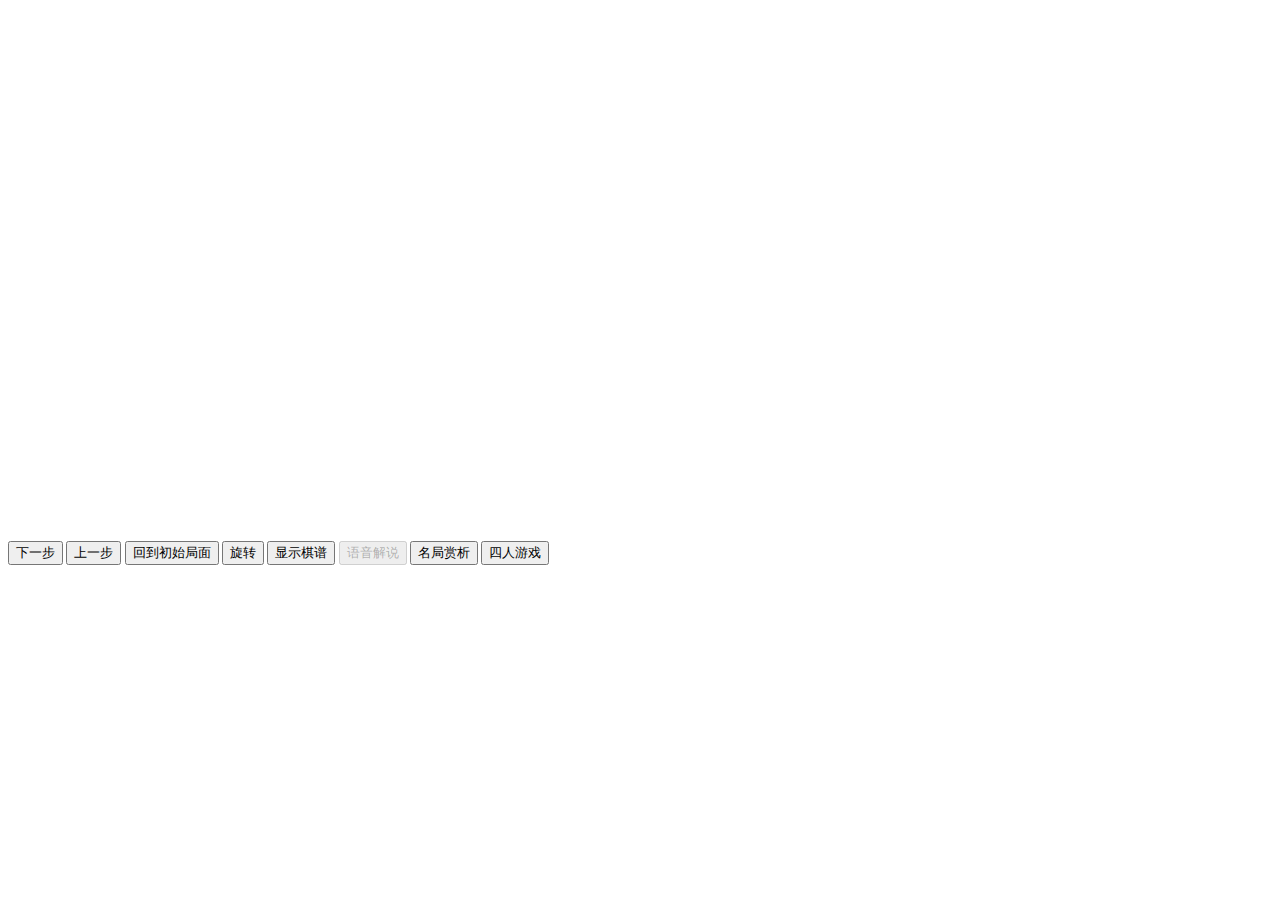
<file: index.html>
﻿<!DOCTYPE html>
<html>
  <head>
    <meta charset="UTF-8">
    <title>你问我答象棋社区</title>
    <link rel="stylesheet" href="style.css">
  </head>
  <body>
    

    <div id="qipan-container" class="qipan-container">
    </div>
    <ul id="qipu-container" class="qipu-container">
    </ul>


<!--
<audio id="aud" height="100" width="100">
    <source src="resource/test2.mp3" type="audio/mpeg">
    <source src="resource/test2.mp3" type="audio/ogg">
    <embed height="50" width="100" src="resource/test2.mp3">
</audio>
<button onclick="document.getElementById('aud').play();">解释</button>
<div>
    <img src="resource/Like.png" width="30px" height="30px">
    <img src="resource/Dislike.png" width="30px" height="30px">
    <img src="resource/question.png" width="30px" height="30px">
    <img src="resource/Play_button.png" onclick="document.getElementById('aud').play();" width="30px" height="30px">
    <img src="resource/Comment.jpg" width="30px" height="30px">
</div>
-->

    <!-- javascripts -->
    <script type="text/javascript" src="http://d3js.org/d3.v3.js"></script>
    <script type="text/javascript" src="lib/jstat.min.js"></script>
    <script type="text/javascript" src="lib/jquery-1.8.2.min.js"></script>
    <script type="text/javascript" src="js/xiangqiDataEngine.js"></script>
    <script type="text/javascript" src="js/xiangqiView.js"></script>
    <script type="text/javascript" src="js/xiangqiController.js"></script>
        
    <script type="text/javascript">
        // document ready:
        var xqData = new XiangqiData(),
            xqEngine = new XiangqiEngine(xqData),
            xqView = new XiangqiView("#qipan-container", 500, 500, '#qipu-container'),
            xqController = new XiangqiController();

        // TODO: Rather ugly codes below
        xqView.controller = xqController;
        xqController.view = xqView;
        xqController.engine = xqEngine;
        xqController.init();

    </script>
    <div id="button-container">
        <button onclick="xqController.redo();">下一步</button>
        <button onclick="xqController.undo();">上一步</button>
        <button onclick="">回到初始局面</button>
        <button onclick="">旋转</button>
        <button onclick="xqController.showAllScripts();">显示棋谱</button>
        <button id="soundclick" disabled>语音解说</button>
        <button id="mode" value="0" onclick="xqController.toggleMode();">名局赏析</button>
        <button onclick="window.location='bug4.html'">四人游戏</button>
    </div>  
  </body>
</html>
</file>
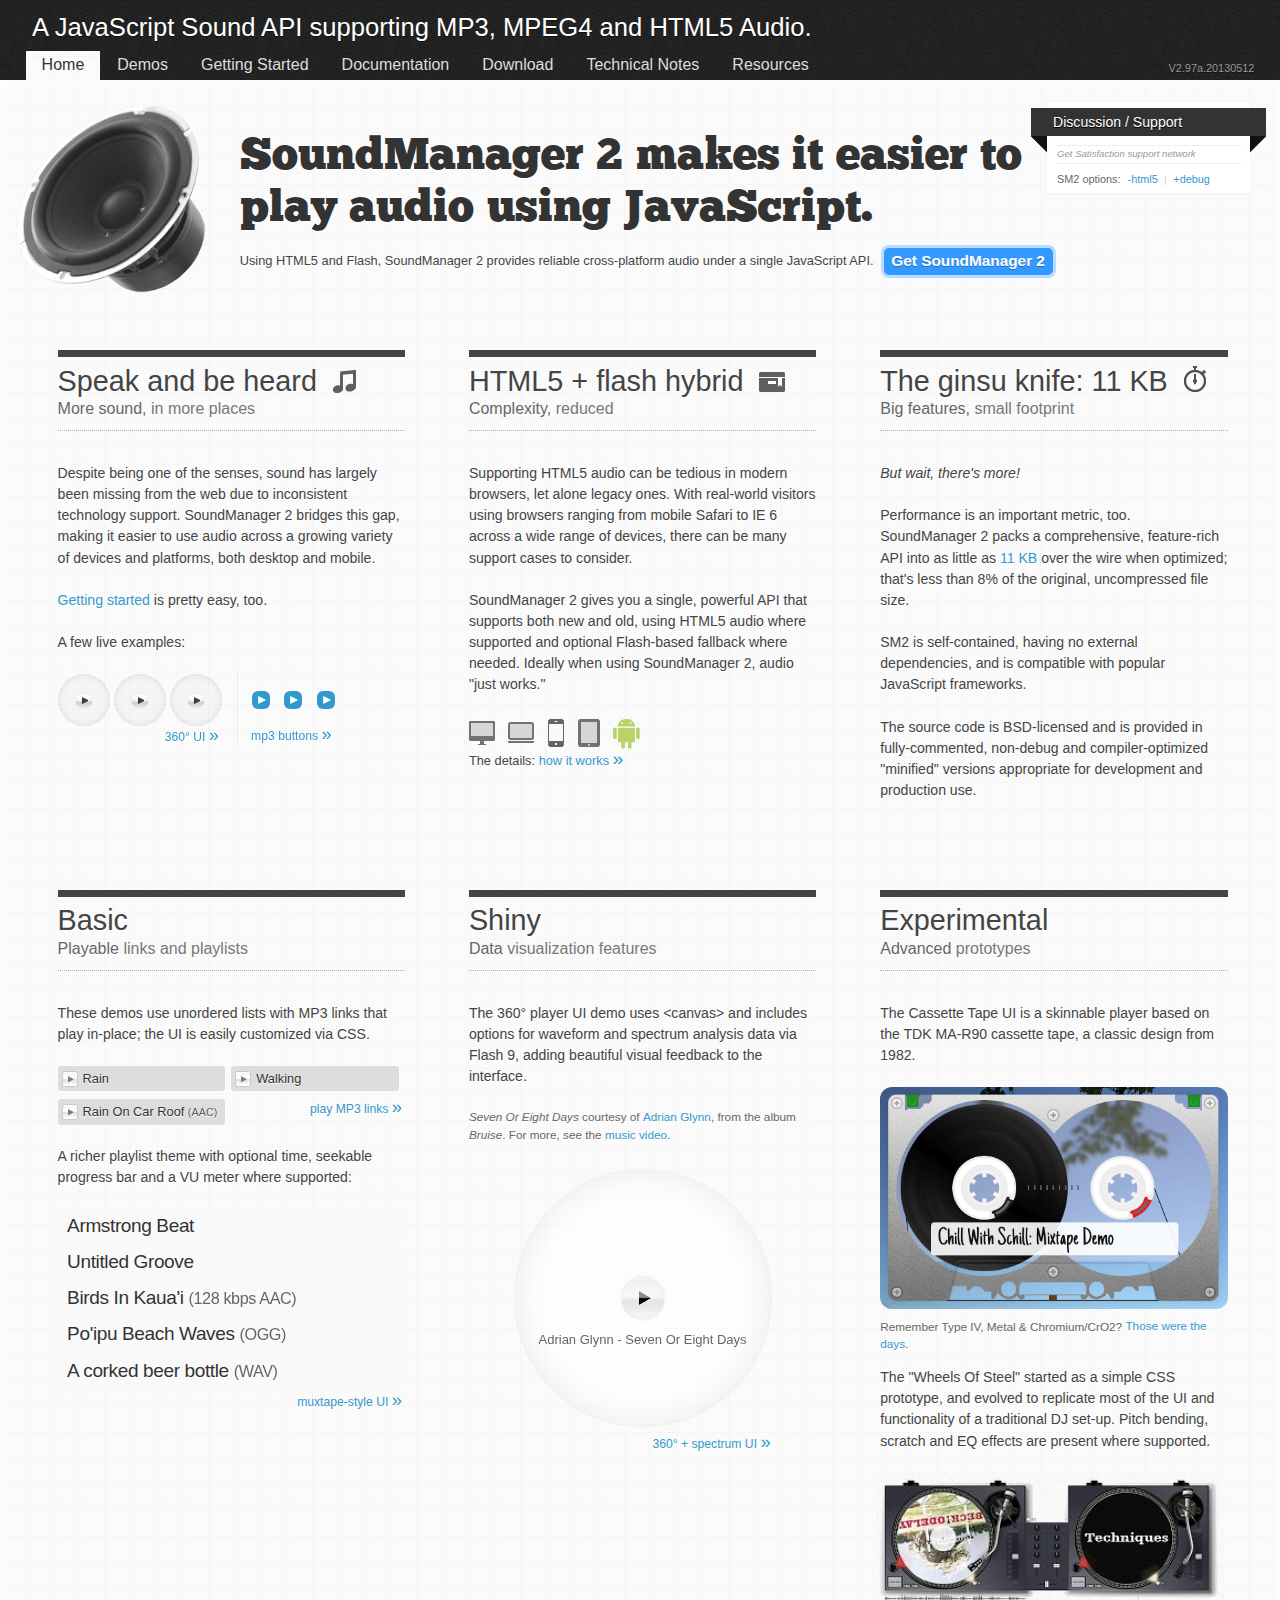
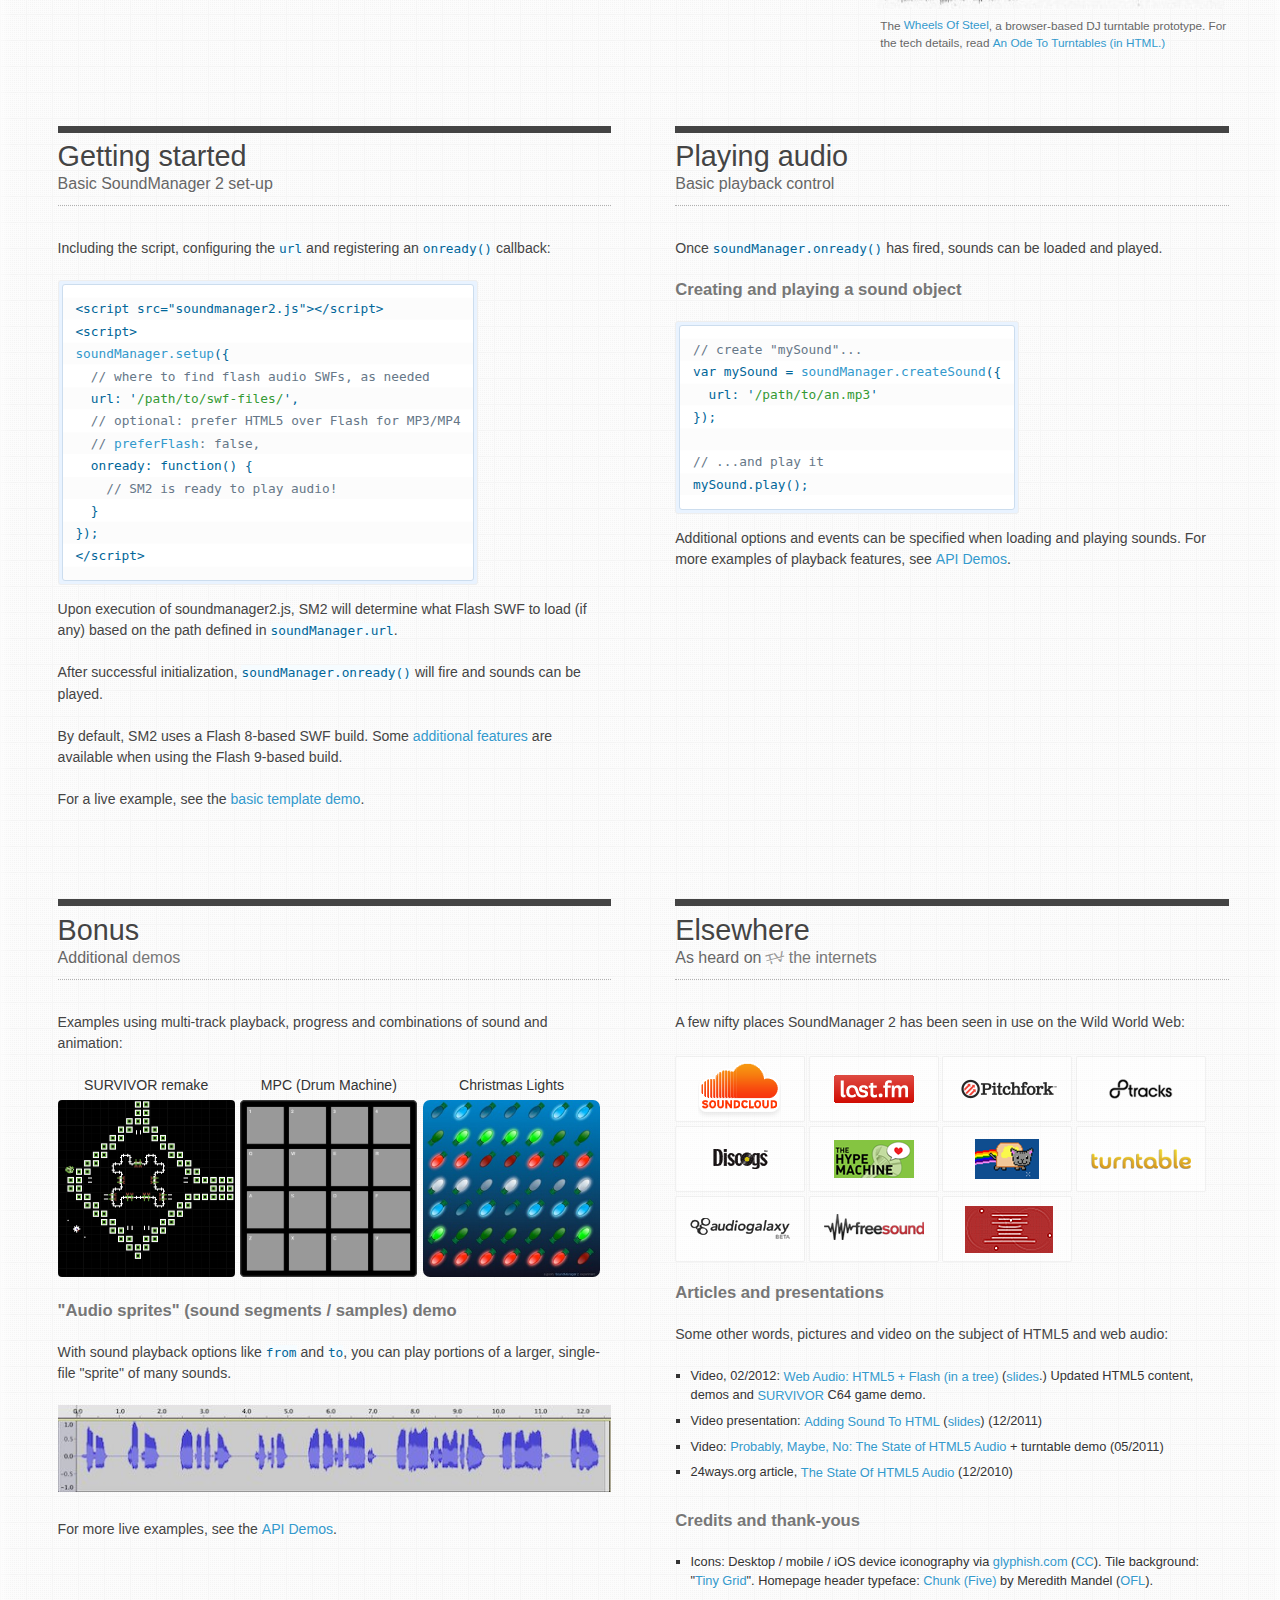
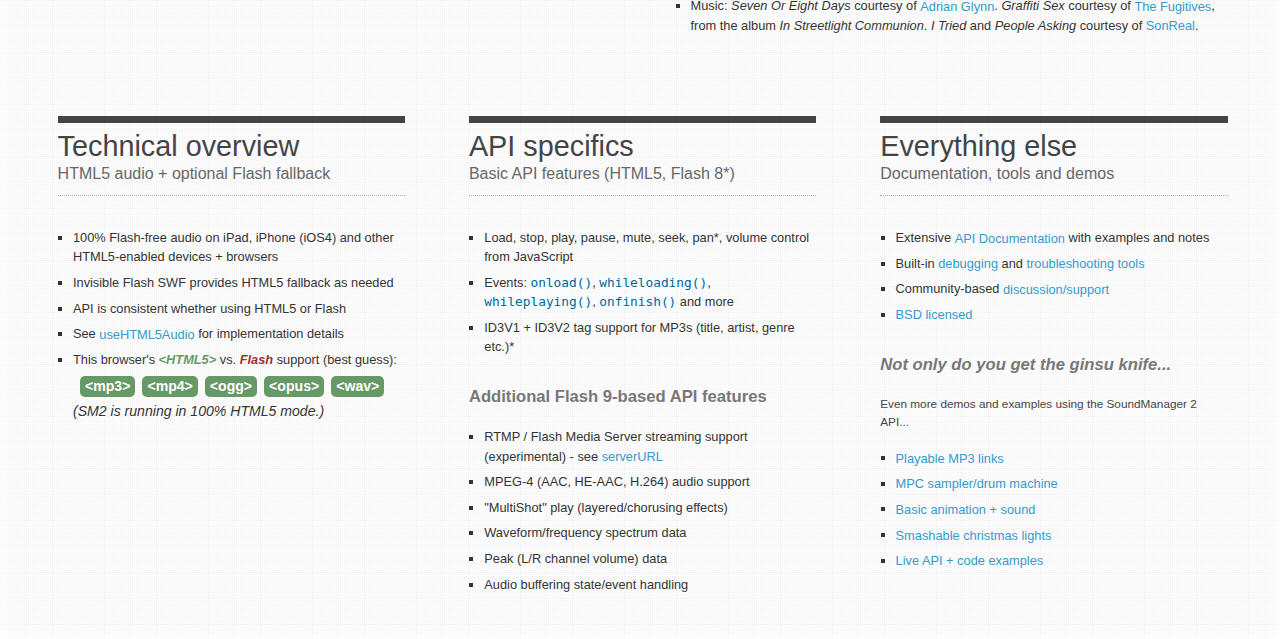
<file: lib/soundmanagerv297a-20130512/index.html>
﻿<!DOCTYPE html PUBLIC "-//W3C//DTD XHTML 1.0 Strict//EN"
	"http://www.w3.org/TR/xhtml1/DTD/xhtml1-strict.dtd">
<html xmlns="http://www.w3.org/1999/xhtml" lang="en" xml:lang="en">
<head>
<title>SoundManager 2: JavaScript Sound For The Web</title>
<meta name="robots" content="noindex" />
<meta name="description" content="Play sound from JavaScript including MP3, MPEG-4 and HTML5-supported audio formats with SoundManager 2, a cross-browser/platform sound API. BSD licensed."/>
<meta name="keywords" content="javascript sound, html5 audio, html5 sound, javascript audio, javascript play mp3, javascript sound control, mp3, mp4, mpeg4, aac, Scott Schiller, Schill, Schillmania"/>
<meta name="author" content="Scott Schiller"/>
<meta name="copyright" content="Copyright (C) 1997 onwards Scott Schiller"/>
<meta name="language" content="en-us"/>
<meta http-equiv="Content-Type" content="text/html; charset=UTF-8"/>

<!-- inline demo CSS (combined + minified for performance; see comments for raw source URLs) -->
<link rel="stylesheet" type="text/css" href="demo/index-rollup.css"/>

<!-- the SoundManager 2 API -->
<script type="text/javascript" src="script/soundmanager2.js"></script>

<!-- 360 UI demo, canvas magic for IE -->
<!--[if lt IE 9]><script type="text/javascript" src="demo/360-player/script/excanvas.js"></script><![endif]-->

<!-- SM2 demo/homepage-specific stuff -->
<script type="text/javascript">var is_home = true;</script>

<!-- inline demo JS (combined + minified; see comments for raw source URLs) -->
<script type="text/javascript" src="demo/index-rollup.js"></script>
<!-- IE CSS font hax -->
<!--[if lte IE 8]>
<style>
 h2.special {
  /* IE 6-8 font reset, doesn't like sort-of-defined @font-family */
  font-family:"helvetica neue",helvetica,arial,verdana,tahoma,"sans serif";
 }
</style>
<![endif]-->
</head>

<body class="home">

<div id="content">

	<div id="lights"></div>

	<div id="top">

		<h1>A JavaScript Sound API supporting MP3, MPEG4 and HTML5 Audio.</h1>

		<div id="nav">
			<div id="version" title="Version of SM2 loaded on this page"></div>
			<ul>
				<li>
					<strong><a href="#home">Home</a></strong>
				</li>
				<li>
					<a href="#">Demos</a>
					<ul>
						<li><a href="demo/template/">Basic Template</a></li>
						<li><a href="demo/api/">API Examples</a></li>
						<li><a href="demo/play-mp3-links/">Playable MP3 links</a></li>
						<li><a href="demo/mp3-player-button/" class="exclude">Basic MP3 Play Button</a></li>
						<li><a href="demo/page-player/">Muxtape-style UI</a></li>
						<li><a href="demo/360-player/">360&deg; Player UI</a></li>
						<li><a href="demo/mpc/">Drum Machine (MPC)</a></li>
						<li><a href="demo/animation/">DOM/Animation Demos</a></li>
						<li><a href="demo/flashblock/">FlashBlock Handling</a></li>
					</ul>
				</li>
				<li>
					<a href="doc/getstarted/">Getting Started</a>
					<ul>
						<li><a href="doc/getstarted/#how-sm2-works">How SoundManager 2 works</a></li>
						<li><a href="doc/getstarted/#basic-inclusion">Including SM2 on your site</a></li>
						<li><a href="doc/getstarted/#troubleshooting">Troubleshooting</a></li>
					</ul>
				</li>
				<li>
					<a href="doc/">Documentation</a>
					<ul>
						<li><a href="doc/#sm-config">SoundManager Properties</a></li>
						<li><a href="doc/#sound-object-properties">Sound Object Properties</a></li>
						<li><a href="doc/#smdefaults">Global Sound Defaults</a></li>
						<li><a href="doc/#api">SoundManager Core API</a></li>
						<li><a href="doc/#smsoundmethods">Sound Object (SMSound) API</a></li>
						<li><a href="doc/generated/soundmanager2.html">Generated Documentation</a></li>
					</ul>
				</li>
				<li>
					<a href="doc/download/">Download</a>
					<ul>
						<li><a href="doc/download/#latest">Get SoundManager 2</a></li>
						<li><a href="doc/download/#revision-history">Revision History</a></li>
					</ul>
					</li>
				<li>
					<a href="doc/technotes/">Technical Notes</a>
					<ul>
						<li><a href="doc/technotes/#requirements">System Requirements</a></li>
						<li><a href="doc/technotes/#serving-audio">Serving To HTML5 + Flash Clients</a></li>
						<li><a href="doc/technotes/#client-requests">How Clients Download Audio</a></li>
						<li><a href="doc/technotes/#mobile-device-limitations">Mobile Device Limitations</a></li>
						<li><a href="doc/technotes/#debug-output">Debug + Console Output</a></li>
					</ul>
					</li>
				<li>
					<a href="doc/resources/">Resources</a>
					<ul>
						<li><a href="doc/resources/#licensing">Licensing</a></li>
						<li><a href="doc/resources/#related">Related Projects</a></li>
						<li><a href="http://getsatisfaction.com/schillmania/products/schillmania_soundmanager_2/">SM2 support / discussion</a></li>
						<li><a href="http://www.schillmania.com/content/react/contact/">Contact Info @ Schillmania.com</a></li>
					</ul>
				</li>
			</ul>
			<div class="clear"></div>
		</div>
	</div>

<div id="main-wrapper">

  	<div id="main" class="triple">

		<div id="col3" class="c3">

			<div id="support-wrapper">
				<div id="get-satisfaction" class="box">
					<div id="gsfn_list_widget">
						<h2><a href="http://getsatisfaction.com/schillmania/products/schillmania_soundmanager_2/" title="User discussion, FAQs and support for SoundManager 2" rel="nofollow">Discussion / Support</a><span class="l"></span><span class="r"></span></h2>
						<div id="gsfn_content">
						</div>
						<div class="powered_by">
							<a href="http://getsatisfaction.com/" rel="nofollow">Get Satisfaction support network</a>
						</div>
					</div>
				<!-- /.box -->
				</div>

				<div id="sm2-options">
					<p>
						SM2 options:&nbsp; <span id="with-html5"><a href="?sm2-usehtml5audio=1" title="View this page with HTML5 audio support enabled">+html5</a></span>
						<span id="options-divider-with-html5" class="options-divider">&nbsp;|&nbsp;</span>
						<span id="without-html5"><a href="?sm2-usehtml5audio=0" title="View this page with HTML5 audio support disabled">-html5</a></span>
						<span id="options-divider-without-html5" class="options-divider">&nbsp;|&nbsp;</span>
						<span id="with-debug"><a href="#debug=1" title="View this page with debug output mode enabled (console.log() or HTML-based)" onclick="document.location.href=this.href;document.location.reload()">+debug</a></span>
					</p>
				</div>

			</div>

			<!-- /main -->
		</div>

		<div id="live-demos" class="columnar">

			<div id="about-sm2">

				<div id="sm2-support-warning">
					<!-- as needed, warning is displayed here -->
				</div>

				<div id="about-header">

					<div class="sm2-speaker">
						<img src="demo/_image/soundmanager2-speaker.png" alt="SoundManager 2 speaker logo" class="ie6sucks" />
					</div>

					<h2 class="special">SoundManager 2 makes it easier to play audio using JavaScript.</h2>

					<p style="line-height:2em">
						Using HTML5 and Flash, SoundManager 2 provides reliable cross-platform audio under a single JavaScript API.&nbsp; <a href="doc/download/" title="Download SoundManager 2" class="feature" style="font-family:helvetica;font-weight:bold;margin:0px;white-space:nowrap">Get SoundManager 2</a>
					</p>

				</div>

				<hr />

				<div class="threeup first">

					<div class="column">
						<div class="column-wrapper">

							<h3>Speak and <b style="white-space:nowrap">be heard<span class="music-note icon"></span></b></h3>
							<h4>More sound, <b>in more places</b></h4>

							<p>Despite being one of the senses, sound has largely been missing from the web due to inconsistent technology support. SoundManager 2 bridges this gap, making it easier to use audio across a growing variety of devices and platforms, both desktop and mobile.</p>

							<p><a href="#getting-started" class="cta">Getting started</a> is pretty easy, too.</p>

							<p>A few live examples:</p>

							<div id="sm2-support" class="demo-block">
								<!-- "oh snap", SM2 didn't load etc. messaging -->
							</div>

							<div style="position:relative;*zoom:1;min-width:275px">

								<div id="special-demo-left" class="sm2-inline-list">

									<div class="ui360">
										<a href="demo/_mp3/office_lobby.mp3" class="norewrite exclude button-exclude inline-exclude">Office lobby sound</a>
									</div>

									<div class="ui360" style="float:left;display:inline">
										<a href="demo/_mp3/mak.mp3" title="360 demo: Angry Cow Sound" class="norewrite exclude button-exclude inline-exclude">Random</a>
									</div>

									<div class="ui360" style="float:left;display:inline">
										<a href="http://freshly-ground.com/data/audio/sm2/water-drop.mp3" title="360 Demo: Water Drop" class="exclude button-exclude inline-exclude">Water Drop</a>
									</div>

									<div class="demo-more-abs" style="margin-right:1.5em">
										<a href="demo/360-player/" title="360&deg; UI player demo" class="cta">360&deg; UI <span>&raquo;</span></a>
									</div>

								</div>

								<div id="special-demo-right">
									<a href="demo/_mp3/coins.mp3" title="Play &quot;Change&quot;" class="sm2_button exclude inline-exclude norewrite">coins.mp3</a>
									&nbsp;&nbsp; <a href="demo/christmas-lights/sound/glass0.mp3" class="sm2_button exclude inline-exclude norewrite" title="Play &quot;Glass break 1&quot;">glass0.mp3</a>
									&nbsp;&nbsp; <a href="demo/christmas-lights/sound/glass1.mp3" class="sm2_button exclude inline-exclude threesixty-exclude norewrite" title="Play &quot;Glass break 2&quot;">glass1.mp3</a>

									<div class="demo-more-abs">
										<a href="demo/mp3-player-button/" title="MP3 buttons demo" class="cta">mp3 buttons <span>&raquo;</span></a>
									</div>

								</div>

							</div>

						</div>
					</div>


					<div class="column">
						<div class="column-wrapper">

							<h3>HTML5 + flash <b style="white-space:nowrap">hybrid<span class="package icon"></span></b></h3>
							<h4>Complexity, <b>reduced</b></h4>

							<p>Supporting HTML5 audio can be tedious in modern browsers, let alone legacy ones. With real-world visitors using browsers ranging from mobile Safari to IE 6 across a wide range of devices, there can be many support cases to consider.</p>

							<p>SoundManager 2 gives you a single, powerful API that supports both new and old, using HTML5 audio where supported and optional Flash-based fallback where needed. Ideally when using SoundManager 2, audio "just works."</p>
							
							<div class="icons">
							 <ul>
							  <li class="desktop" title="Desktop support: Windows, Mac OS, Linux">Desktop support: Windows, Mac OS, Linux</li>
							  <li class="laptop" title="Laptop/tablet support: Windows, Mac OS, Linux / Blackberry Playbook, Kindle Fire + other HTML5/Flash devices">Laptop/tablet support: Windows, Mac OS, Linux / Blackberry Playbook, Kindle Fire + other HTML5/Flash devices</li>
							  <li class="iphone" title="iPhone support: iPhone with iOS 4.0 and newer">iPhone support: iOS 4.0 and newer</li>
							  <li class="ipad" title="iPad support: Version 1.0 (iOS 3.2) and newer">iPad support: Version 1.0 (iOS 3.2) and newer</li>
							  <li class="android" title="Android OS supporting HTML5 and/or Flash (Version 2.3 or newer)">Android OS supporting HTML5 and/or Flash (Version 2.3 or newer)</li>
							 </ul>
							 The details: <a href="doc/getstarted/#intro" class="cta" style="text-align:right">how it works <span>&raquo;</span></a>
							</div>

						</div>
					</div>

					<div class="column">
						<div class="column-wrapper">
							<h3 style="cursor:help" title="Gzip-compressed file size on a typical set-up is 11 KB. And was it supposed to be the &quot;Swiss Army&quot; kind? I forget.">The ginsu knife: <b style="white-space:nowrap">11 KB<span class="performance icon"></span></b></h3>
							<h4>Big&nbsp;features, <b>small footprint</b></h4>
							<p><em>But wait, there's more!</em></p>
							<p>Performance is an important metric, too. SoundManager 2 packs a comprehensive, feature-rich API into as little as <a href="doc/getstarted/#basic-inclusion" title="SoundManager 2: Build options (down to ~11 KB in size)" style="white-space:nowrap" class="cta">11 KB</a> over the wire when optimized; that's less than 8% of the original, uncompressed file size.</p>
							<p>SM2 is self-contained, having no external dependencies, and is compatible with popular JavaScript frameworks.</p>
							<p>The source code is BSD-licensed and is provided in fully-commented, non-debug and compiler-optimized "minified" versions appropriate for development and production use.</p>
						</div>
					</div>

				</div>


				<div class="threeup">

					<div class="column">
						<div class="column-wrapper">

							<h3>Basic</h3>
							<h4>Playable <b>links and playlists</b></h4>

							<p>These demos use unordered lists with MP3 links that play in-place; the UI is easily customized via CSS.</p>

							<ul class="graphic">
								<li><a href="demo/_mp3/rain.mp3" class="exclude">Rain</a></li>
								<li><a href="demo/_mp3/walking.mp3" class="exclude">Walking</a></li>
								<!-- files from the web (note that ID3 information will *not* load from remote domains without permission, Flash restriction) -->
								<li><a href="http://freshly-ground.com/data/video/Rain%20on%20Car%20Roof.aac" title="Rain on car roof (AAC)" class="exclude">Rain On Car Roof <span class="sidenote">(AAC)</span></a></li>
							</ul>

							<div class="demo-more" style="text-align:right;white-space:normal">
								<a href="demo/play-mp3-links/" title="&quot;Play MP3 Links&quot; demo" class="cta">play MP3 links <span>&raquo;</span></a>
							</div>

							<div style="clear:both"></div>

							<p>A richer playlist theme with optional time, seekable progress bar and a VU meter where supported:</p>

							<ul id="inline-playlist" class="playlist">
								<li><a href="http://freshly-ground.com/data/audio/mpc/20060826 - Armstrong.mp3" class="button-exclude inline-exclude threesixty-exclude">Armstrong Beat</a></li>
								<li><a href="http://freshly-ground.com/data/audio/mpc/20090119 - Untitled Groove.mp3" class="button-exclude inline-exclude threesixty-exclude">Untitled Groove</a></li>
								<li><a href="http://freshly-ground.com/data/audio/sm2/birds-in-kauai-128kbps-aac-lc.mp4" title="128 kbps MPEG-4 AAC LC (Low Complexity) sound: Birds in Kaua'i" class="button-exclude inline-exclude threesixty-exclude">Birds In Kaua'i <span class="sidenote">(128 kbps AAC)</span></a></li>
								<li><a href="http://freshly-ground.com/data/audio/sm2/20130320 - Po'ipu Beach Waves.ogg" title="Po'ipu Beach Waves: OGG sound format, requires HTML5 Audio() support to play" class="muxtape-html5 button-exclude inline-exclude threesixty-exclude">Po'ipu Beach Waves <span class="sidenote">(OGG)</span></a></li>
								<li><a href="http://freshly-ground.com/data/audio/sm2/bottle-pop.wav" title="WAV sound format, requires HTML5 Audio() support to play" class="muxtape-html5 button-exclude inline-exclude threesixty-exclude">A corked beer bottle <span class="sidenote">(WAV)</span></a></li>
							</ul>
							<div class="demo-more">
								<a href="demo/page-player/" title="Muxtape-style UI demo" class="cta">muxtape-style UI <span>&raquo;</span></a>
							</div>

						</div>
					</div>

					<div class="column">
						<div class="column-wrapper">

							<h3>Shiny</h3>
							<h4>Data <b>visualization features</b></h4>

							<p>The 360&deg; player UI demo uses &lt;canvas&gt; and includes options for waveform and spectrum analysis data via Flash 9, adding beautiful visual feedback to the interface.</p>

							<p style="font-size:92%;text-align:left;color:#666;white-space:normal"><em>Seven Or Eight Days</em> courtesy of <a href="http://www.adrianglynn.com/" title="Adrian Glynn, Vancouver, Canadian singer/songwriter" class="cta">Adrian Glynn</a>, from&nbsp;the album <em>Bruise</em>. For more, see the <a href="https://www.youtube.com/watch?v=dFc2QQiGcUQ" title="Adrian Glynn: &quot;Seven Or Eight Days&quot; video" rel="nofollow" class="cta">music video</a>.</p>

						<!--
						<div id="inline-demos">
							<h4 id="inline-demo-header">Inline demos using SoundManager 2</h4>
						</div>
						-->

							<div>
							
								<div id="sm2-visualization" class="sm2-inline-list">

									<div class="ui360 ui360-vis">
										<a href="http://freshly-ground.com/data/audio/sm2/Adrian%20Glynn%20-%20Seven%20Or%20Eight%20Days.mp3" class="exclude button-exclude inline-exclude" style="position:absolute;color:#333">Adrian Glynn - Seven Or Eight Days</a>
									</div>

								</div>

								<div class="demo-more" style="width:256px;margin:0.5em auto 0px auto;clear:both">
									<a href="demo/360-player/canvas-visualization.html" title="360&deg; UI: JavaScript + Canvas Visualization" class="cta">360&deg; + spectrum UI <span>&raquo;</span></a>
								</div>

							</div>

						</div>
					</div>
					
					<div class="column">

						<div class="column-wrapper">

							<h3>Experimental</h3>
							<h4>Advanced <b>prototypes</b></h4>

							<p>The Cassette Tape UI is a skinnable player based on the TDK MA-R90 cassette tape, a classic design from 1982.</p>

							<div>
								<a href="demo/cassette-tape/" title="Cassette Tape UI (Prototype Demo)"><img src="demo/_image/cassette-tape-ui-screenshot.jpg" alt="Cassette Tape UI Prototype Screenshot" style="max-width:506px;min-width:100%;width:100%;border-radius:12px" /></a>
							</div>

							<p style="margin:0.5em 0px 0px 0px;padding:0px;font-size:92%;text-align:left;color:#666;margin-bottom:0.5em;white-space:normal">Remember Type IV, Metal &amp; Chromium/CrO2? <a href="http://www.youtube.com/watch?v=1FDgUfeG8q4" title="Cassette Tape TV ads from Japan, 1979-1989 (YouTube)" class="cta">Those were the days</a>.</p>

							<p>The "Wheels Of Steel" started as a simple CSS prototype, and evolved to replicate most of the UI and functionality of a traditional DJ set-up. Pitch bending, scratch and EQ effects are present where supported.</p>
							<p style="margin:0px 0px 0.5em 0px;padding:0px;text-align:center" class="bonus-demo"><a href="http://wheelsofsteel.net/" title="The Wheels Of Steel: Online turntable / browser-based DJ prototype" style="margin:0px;padding:0px;background:#fff"><img src="demo/_image/wheelsofsteel-full-ui.jpg" alt="wheelsofsteel.net: Online turntable demo (screenshot)" style="display:block;width:100%;min-width:100%;max-width:315px;margin-left:-4px;border:none" /></a></p>
							<p style="margin:0px;padding:0px;font-size:92%;text-align:left;color:#666;margin-bottom:0.5em;white-space:normal">The <a href="http://wheelsofsteel.net/" title="The Wheels Of Steel: Online turntable / browser-based DJ prototype" class="cta">Wheels Of Steel</a>, a browser-based DJ turntable prototype. For the tech details, read <a href="http://www.schillmania.com/content/entries/2011/wheels-of-steel/" title="The making of 'The Wheels Of Steel': An Ode To Turntables (in HTML)" class="cta">An Ode To Turntables (in HTML.)</a></p>

						</div>
					</div>

				</div>

				<div id="how-to" class="twoup">

					<div class="column">
						<div id="getting-started" class="column-wrapper">

							<h3>Getting <b>started</b></h3>

							<h4>Basic SoundManager 2 set-up</h4>

							<p>Including the script, configuring the <code>url</code> and registering an <code>onready()</code> callback:</p>

<pre class="block"><code>&lt;script src="soundmanager2.js"&gt;&lt;/script&gt;
&lt;script&gt;
<a href="doc/#soundmanager-setup" title="soundManager.setup() documentation" onclick="checkDomain()">soundManager.setup</a>({
  <span><span>// where to find flash audio SWFs, as needed</span></span>
  url: '<span>/path/to/swf-files/</span>',
  <span><span>// optional: prefer HTML5 over Flash for MP3/MP4
  // <a href="doc/#soundmanager-preferflash" title="soundManager.preferFlash documentation" onclick="checkDomain()">preferFlash</a>: false,</span></span>
  onready: function() {
    <span><span>// SM2 is ready to play audio!</span></span>
  }
});
&lt;/script&gt;</code></pre>

							<p>Upon execution of soundmanager2.js, SM2 will determine what Flash SWF to load (if any) based on the path defined in <code>soundManager.url</code>.</p>
							<p>After successful initialization, <code>soundManager.onready()</code> will fire and sounds can be played.</p>
							<p>By default, SM2 uses a Flash 8-based SWF build. Some <a href="#flash9-features" title="SoundManager 2: Flash 9 API-based features" class="cta">additional features</a> are available when using the Flash 9-based build.</p>

							<p>For a live example, see the <a href="demo/template/" class="cta">basic template demo</a>.</p>

						</div>

					</div>


					<div class="column">

						<div class="column-wrapper">

							<h3>Playing <b>audio</b></h3>
							<h4>Basic playback control</h4>

							<p>Once <code>soundManager.onready()</code> has fired, sounds can be loaded and played.</p>

							<h4>Creating and playing a sound object</h4>

<pre class="block"><code><span><span>// create "mySound"...</span></span>
var mySound = <a href="doc/#soundmanager-createsound" title="soundManager.createSound() documentation" onclick="checkDomain()">soundManager.createSound</a>({
  url: '<span>/path/to/an.mp3</span>'
});

<span><span>// ...and play it</span></span>
mySound.play();
</code></pre>

					<p>Additional options and events can be specified when loading and playing sounds. For more examples of playback features, see <a href="demo/api/" class="cta">API Demos</a>.</p>

						</div>

					</div>

				</div>

				<div class="twoup">

					<div class="column">
						<div class="column-wrapper">

							<h3>Bonus</h3>
							<h4>Additional <b>demos</b></h4>

							<p>
								Examples using multi-track playback, progress and combinations of sound and animation:
							</p>

							<ul class="bonus-demos">

								<li>
									<p class="smaller"><strong>SURVIVOR remake</strong></p>
									<a href="http://www.schillmania.com/survivor/" style="display:inline-block" title="SURVIVOR (1982 Commodore 64 game remake)"><img src="demo/_image/survivor-screenshot.png" alt="SURVIVOR (C64 game remake) demo screenshot" style="display:block;width:100%;max-width:200px" /></a>
								</li>

								<li>
									<p class="smaller"><strong>MPC (Drum Machine)</strong></p>
									<a href="demo/mpc/" style="display:inline-block" title="MPC (sampler/drum machine) demo"><img src="demo/_image/mpc-screenshot.png" alt="MPC (drum machine) demo screenshot" style="display:block;width:100%;max-width:200px" /></a>
								</li>

								<li>
									<p class="smaller"><strong>Christmas Lights</strong></p>
									<a href="demo/christmas-lights/" style="display:inline-block" title="Smashable Christmas Lights demo"><img src="demo/_image/christmas-lights.jpg" alt="Smash Christmas Lights demo" style="display:block;width:100%;max-width:200px;border-radius:7px" /></a>
								</li>

							</ul>

							<h4 style="clear:left;padding-top:1em">"Audio sprites" (sound segments / samples) demo</h4>

							<p>With sound playback options like <code>from</code> and <code>to</code>, you can play portions of a larger, single-file "sprite" of many sounds.</p>

							<p class="bonus-demo clear">
								<a href="demo/api/#fitter-happier" title="&quot;Fitter, Happier&quot; sound sample demo"><img src="demo/_image/fitter-happier-waveform.jpg" alt="&quot;Fitter, Happier&quot; waveform screenshot" style="width:100%;max-width:562px" /></a>
							</p>


							<p>
								For more live examples, see the <a href="demo/api/" title="SoundManager 2 API demos" class="cta">API Demos</a>.
							</p>

						</div>
					</div>

					<div class="column">
						<div class="column-wrapper">

							<h3>Elsewhere</h3>
							<h4>As heard on <b><span class="scratched-out">TV</span> the internets</b></h4>

							<p>A few nifty places SoundManager 2 has been seen in use on the Wild World Web:</p>

							<div class="inthewild active">

								<ul class="inthewild">
									<li>
										<a id="soundcloud" href="http://thecloudplayer.com/" title="Soundcloud / The Cloud Player"><span>SoundCloud / The Cloud Player</span></a>
									</li>
									<li>
										<a id="lastfm" href="http://www.last.fm/" title="last.fm"><span>last.fm</span></a>
									</li>
									<li>
										<a id="pitchfork" href="http://www.pitchfork.com/" title="Pitchfork"><span>Pitchfork</span></a>
									</li>
									<li>
										<a id="eight-tracks" href="http://8tracks.com/" title="8tracks"><span>8tracks</span></a>
									</li>
									<li>
										<a id="discogs" href="http://www.discogs.com/" title="Discogs"><span>Discogs</span></a>
									</li>
									<li>
										<a id="hypem" href="http://hypem.com/" title="The Hype Machine"><span>The Hype Machine</span></a>
									</li>
									<li>
										<a id="nyancat" href="http://nyan.cat/" title="NON-STOP NYAN CAT!"><span>NON-STOP NYAN CAT!</span></a>
									</li>
									<li>
										<a id="turntable-dot-fm" href="http://turntable.fm/" title="Turntable.fm"><span>Turntable.fm</span></a>
									</li>
									<li>
										<a id="audiogalaxy" href="http://audiogalaxy.com/" title="Audiogalaxy"><span>Audiogalaxy</span></a>
									</li>
									<li>
										<a id="freesound" href="http://freesound.org" title="Freesound.org"><span>freesound.org</span></a>
									</li>
									<li>
										<a id="baroque-me" href="http://blog.chenalexander.com/2011/baroque-bach-cello/" title="Alexander Chen's &quot;baroque.me&quot;"><span>baroque.me</span></a>
									</li>
								</ul>

							</div>

							<h4 style="padding-top:1em">Articles and presentations</h4>

							<p>Some other words, pictures and video on the subject of HTML5 and web audio:</p>

							<ul class="standard">
								<li>Video, 02/2012: <a href="http://www.youtube.com/watch?v=C2Tw0BeZb8Q" title="Scott Schiller: Web Audio: HTML5 + Flash (in a tree)" class="cta">Web Audio: HTML5 + Flash (in a tree)</a> (<a href="http://isflashdeadyet.com/talks/html5/bayjax_yahoo_sunnyvale_02-06-2012/" title="&quot;Web Audio: HTML5 + Flash (in a tree)&quot; presentation slides" class="cta">slides</a>.) Updated HTML5 content, demos and <a href="http://www.schillmania.com/content/entries/2012/survivor-c64-html-remake/" title="SURVIVOR: Remaking a Commodore 64 game in HTML" class="cta">SURVIVOR</a> C64 game demo.</li>
								<li>Video presentation: <a href="http://www.youtube.com/watch?v=KjdPNtWV3Z0#t=56s" title="Scott Schiller: &quot;Adding Sound To HTML&quot;" class="cta">Adding Sound To HTML</a> (<a href="http://isflashdeadyet.com/talks/html5/" title="&quot;Adding Sound To HTML&quot; presentation slides" class="cta">slides</a>) (12/2011)</li>
								<li>Video: <a href="http://www.youtube.com/watch?v=ffk65q5Rl9I" title="Yahoo!/YUI Blog, video presentation: Scott Schiller on the State of HTML5 Audio" class="cta">Probably, Maybe, No: The State of HTML5 Audio</a> + turntable demo (05/2011)</li>
								<li>24ways.org article, <a href="http://24ways.org/2010/the-state-of-html5-audio" title="Probably, Maybe, No: The State Of HTML5 Audio (24ways.org)" class="cta">The State Of HTML5 Audio</a> (12/2010)</li>
							</ul>

							<h4 style="padding-top:1em">Credits and thank-yous</h4>

							<ul class="standard">
								<li>Icons: Desktop / mobile / iOS device iconography via <a href="http://glyphish.com/" class="cta">glyphish.com</a> (<a href="http://creativecommons.org/licenses/by/3.0/" title="Creative Commons Attribution 3.0 Unported" class="cta">CC</a>). Tile background: "<a href="http://subtlepatterns.com/tiny-grid/" class="cta">Tiny Grid</a>". Homepage header typeface: <a href="http://work.meredithmandel.com/#379252/Typeface-Chunk-Five" class="cta">Chunk (Five)</a> by Meredith Mandel (<a href="http://scripts.sil.org/cms/scripts/page.php?site_id=nrsi&amp;id=OFL&amp;_sc=1" title="SIL Open Font License (OFL)" class="cta">OFL</a>).</li>
								<li>Music: <em>Seven Or Eight Days</em> courtesy of <a href="http://www.adrianglynn.com/" title="Adrian Glynn, Vancouver-based Singer/Songwriter" class="cta">Adrian Glynn</a>. <em>Graffiti Sex</em> courtesy of <a href="http://www.fugitives.ca/" title="The Fugitives, multi-instrumentalists from Vancouver" class="cta">The Fugitives</a>, from the album <em>In Streetlight Communion</em>. <em>I Tried</em> and <em>People Asking</em> courtesy of <a href="http://sonreal.bandcamp.com/album/the-lightyear-mixtape" title="The Lightyear Mixtape from SonReal, Vancouver-based hip-hop artist" class="cta">SonReal</a>.</li>
							</ul>
						
						</div>

					</div>

<!--
					<div class="column">
						<div class="column-wrapper">

							<h3>Download <b>the code</b></h3>

							<p>
								<a href="doc/download/" class="feature">Get SoundManager 2</a>
							</p>

						</div>
					</div>
-->


				</div>

				<div class="threeup">

					<div class="column">
						<div class="column-wrapper">

							<h3>Technical <b>overview</b></h3>

							<h4>HTML5 audio + optional Flash fallback</h4>

							<ul id="html5-audio-notes" class="standard">
								<li>100% Flash-free audio on iPad, iPhone (iOS4) and other HTML5-enabled devices + browsers</li>
								<li>Invisible Flash SWF provides HTML5 fallback as needed</li>
								<li>API is consistent whether using HTML5 or Flash</li>
								<li>See <a href="doc/#soundmanager-usehtml5audio" title="soundManager.useHTML5Audio HTML5 Audio() support feature documentation" class="cta">useHTML5Audio</a> for implementation details</li>
							</ul>

						</div>
					</div>

					<div class="column">
						<div class="column-wrapper"> <!-- spaced-out -->

							<h3>API <b>specifics</b></h3>
							<h4>Basic API features (HTML5, Flash 8*)</h4>

							<ul class="standard">
								<li>Load, stop, play, pause, mute, seek, pan*, volume control from JavaScript</li>
								<li>Events: <code>onload()</code>, <code>whileloading()</code>, <code>whileplaying()</code>, <code>onfinish()</code> and more</li>
								<li>ID3V1 + ID3V2 tag support for MP3s (title, artist, genre etc.)*</li>
							</ul>

							<br />

							<h4 id="flash9-features">Additional Flash 9-based API features</h4>

							<ul class="standard">
								<li>RTMP / Flash Media Server streaming support (experimental) - see <a href="doc/#smsound-serverurl" title="SMSound.serverURL parameter" class="cta">serverURL</a></li>
								<li>MPEG-4 (AAC, HE-AAC, H.264) audio support</li>
								<li>"MultiShot" play (layered/chorusing effects)</li>
								<li>Waveform/frequency spectrum data</li>
								<li>Peak (L/R channel volume) data</li>
								<li>Audio buffering state/event handling</li>
							</ul>

						</div>
					</div>

					<div class="column">
						<div class="column-wrapper"> <!-- spaced-out -->

							<h3>Everything <b>else</b></h3>
							<h4>Documentation, tools and demos</h4>

							<ul class="standard">
								<li>Extensive <a href="doc/" title="SoundManager 2 documentation" class="cta">API Documentation</a> with examples and notes</li>
								<li>Built-in <a href="doc/technotes/#debug-output" title="SoundManager 2 console.log()-style debug output" class="cta">debugging</a> and <a href="doc/getstarted/#troubleshooting" title="SoundManager 2 troubleshooting tool" class="cta">troubleshooting tools</a></li>
								<li>Community-based <a href="http://getsatisfaction.com/schillmania/products/schillmania_soundmanager_2" title="discussion/support for SoundManager 2 on Get Satisfaction" class="cta">discussion/support</a></li>
								<li id="licensing"><a href="license.txt" title="SoundManager 2 BSD license" class="cta norewrite">BSD licensed</a></li>
							</ul>

							<br />
							<h4 class="home-shopping-network">Not only do you get the ginsu knife...</h4>
							<p style="font-size:92%">Even more demos and examples using the SoundManager 2 API...</p>
							<ul class="standard">
								<li><a href="demo/play-mp3-links/" title="Links to MP3 files that play inline" class="cta">Playable MP3 links</a></li>
								<li><a href="demo/mpc/" title="MPC sampler/drum machine demo" class="cta">MPC sampler/drum machine</a></li>
								<li><a href="demo/animation-1/" title="Bouncing ball animation with sound effects" class="cta">Basic animation + sound</a></li>
								<li><a href="demo/christmas-lights/" title="Smashable christmas lights demo (animation and sound)" class="cta">Smashable christmas lights</a></li>
								<li><a href="demo/api/" title="See the code, click the button, watch it run: Live API demos using test sounds" class="cta">Live API + code examples</a></li>
							</ul>


						</div>
					</div>

					<!--/min-width -->

				  </div>

<!-- three -->

				<!-- /#about-sm2 -->
			</div>

		</div>

		<div class="clear">&nbsp;</div>

		<!-- /content -->

	</div>

	<script type="text/javascript">
	// <![CDATA[
	if (document.location.href.match(/debug=1/i)) {
	  document.getElementById('with-debug').style.display = 'none';
	}
	if (document.location.href.match(/debug/i)) {
	  document.getElementById('options-divider-with-html5').style.display = 'none';
	}
	if (soundManager.useHTML5Audio || document.location.href.match(/html5audio=1/i)) {
	  document.getElementById('with-html5').style.display = 'none';
	  document.getElementById('options-divider-with-html5').style.display = 'none';
	} else {
	  document.getElementById('without-html5').style.display = 'none';
	  document.getElementById('options-divider-without-html5').style.display = 'none';
	}
	init();
	// 	]]>
	</script>

	</div>

</div>

</body>
</html>
</file>
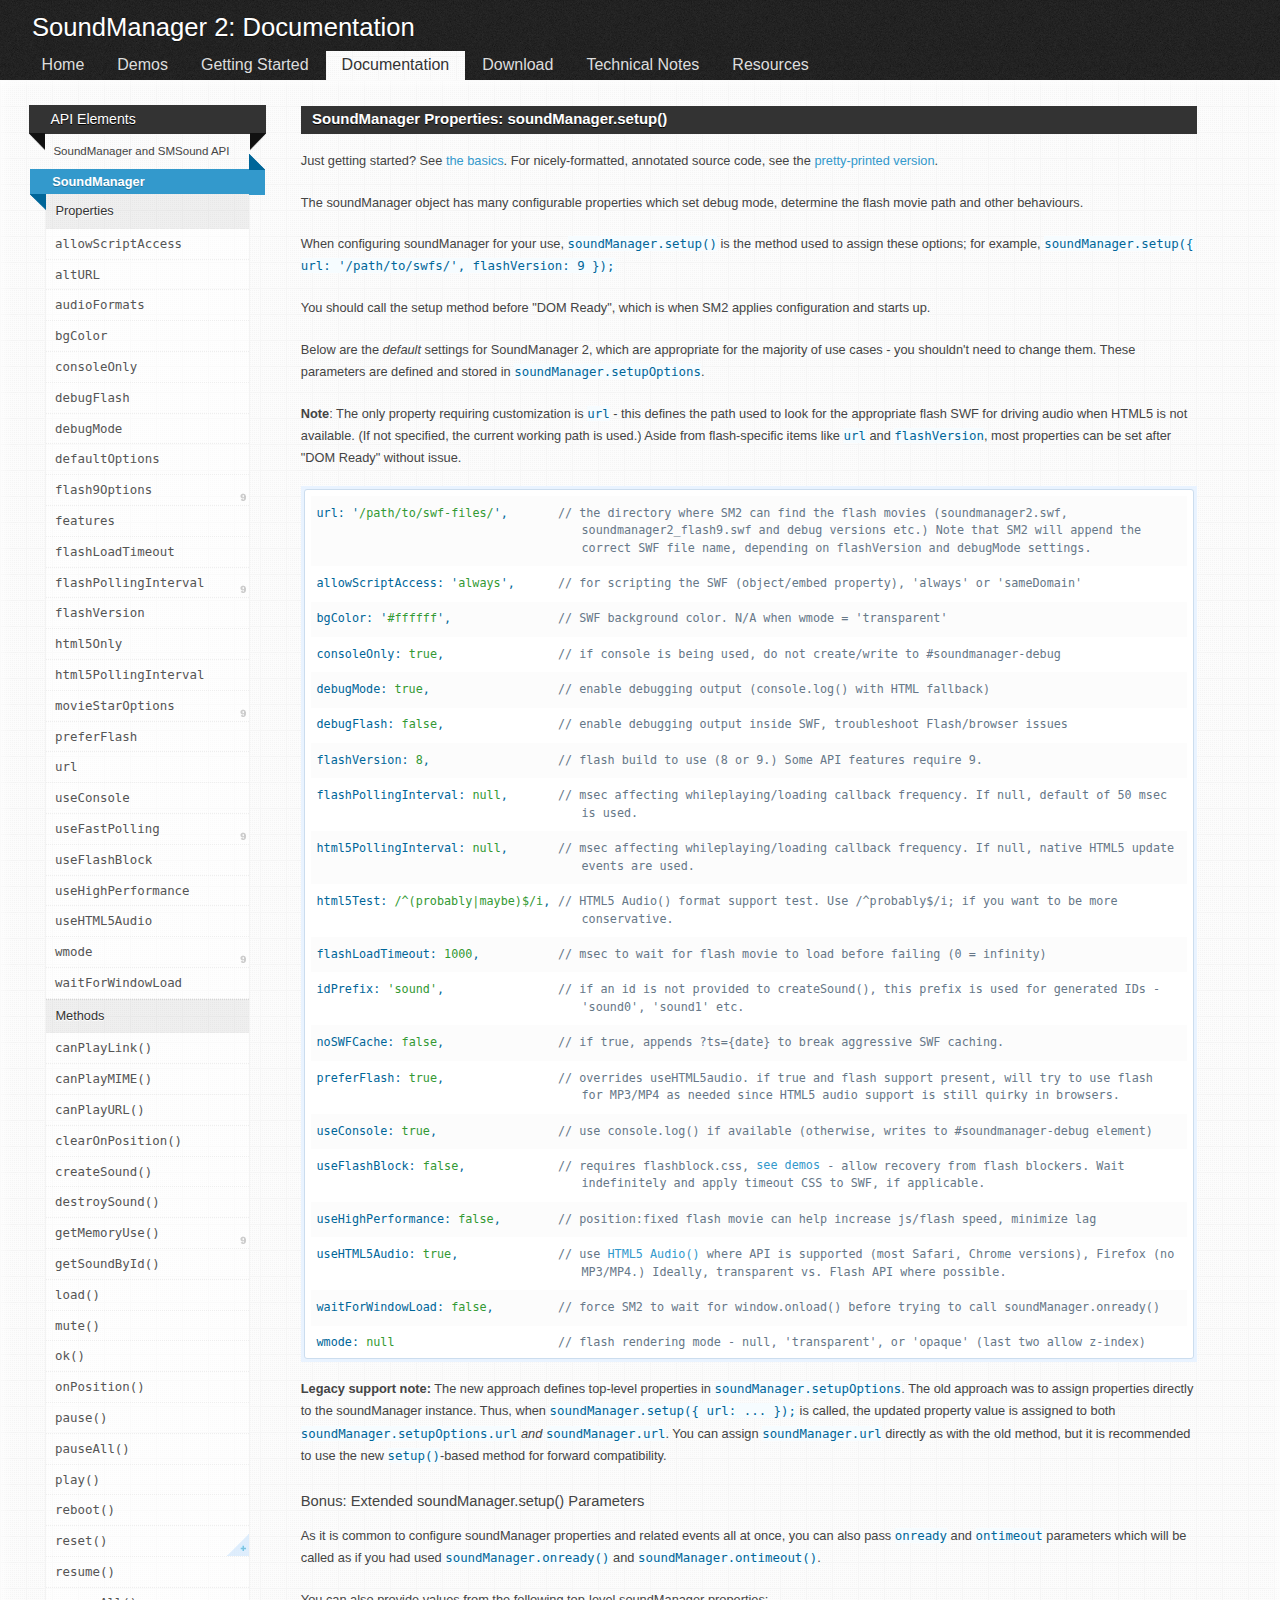
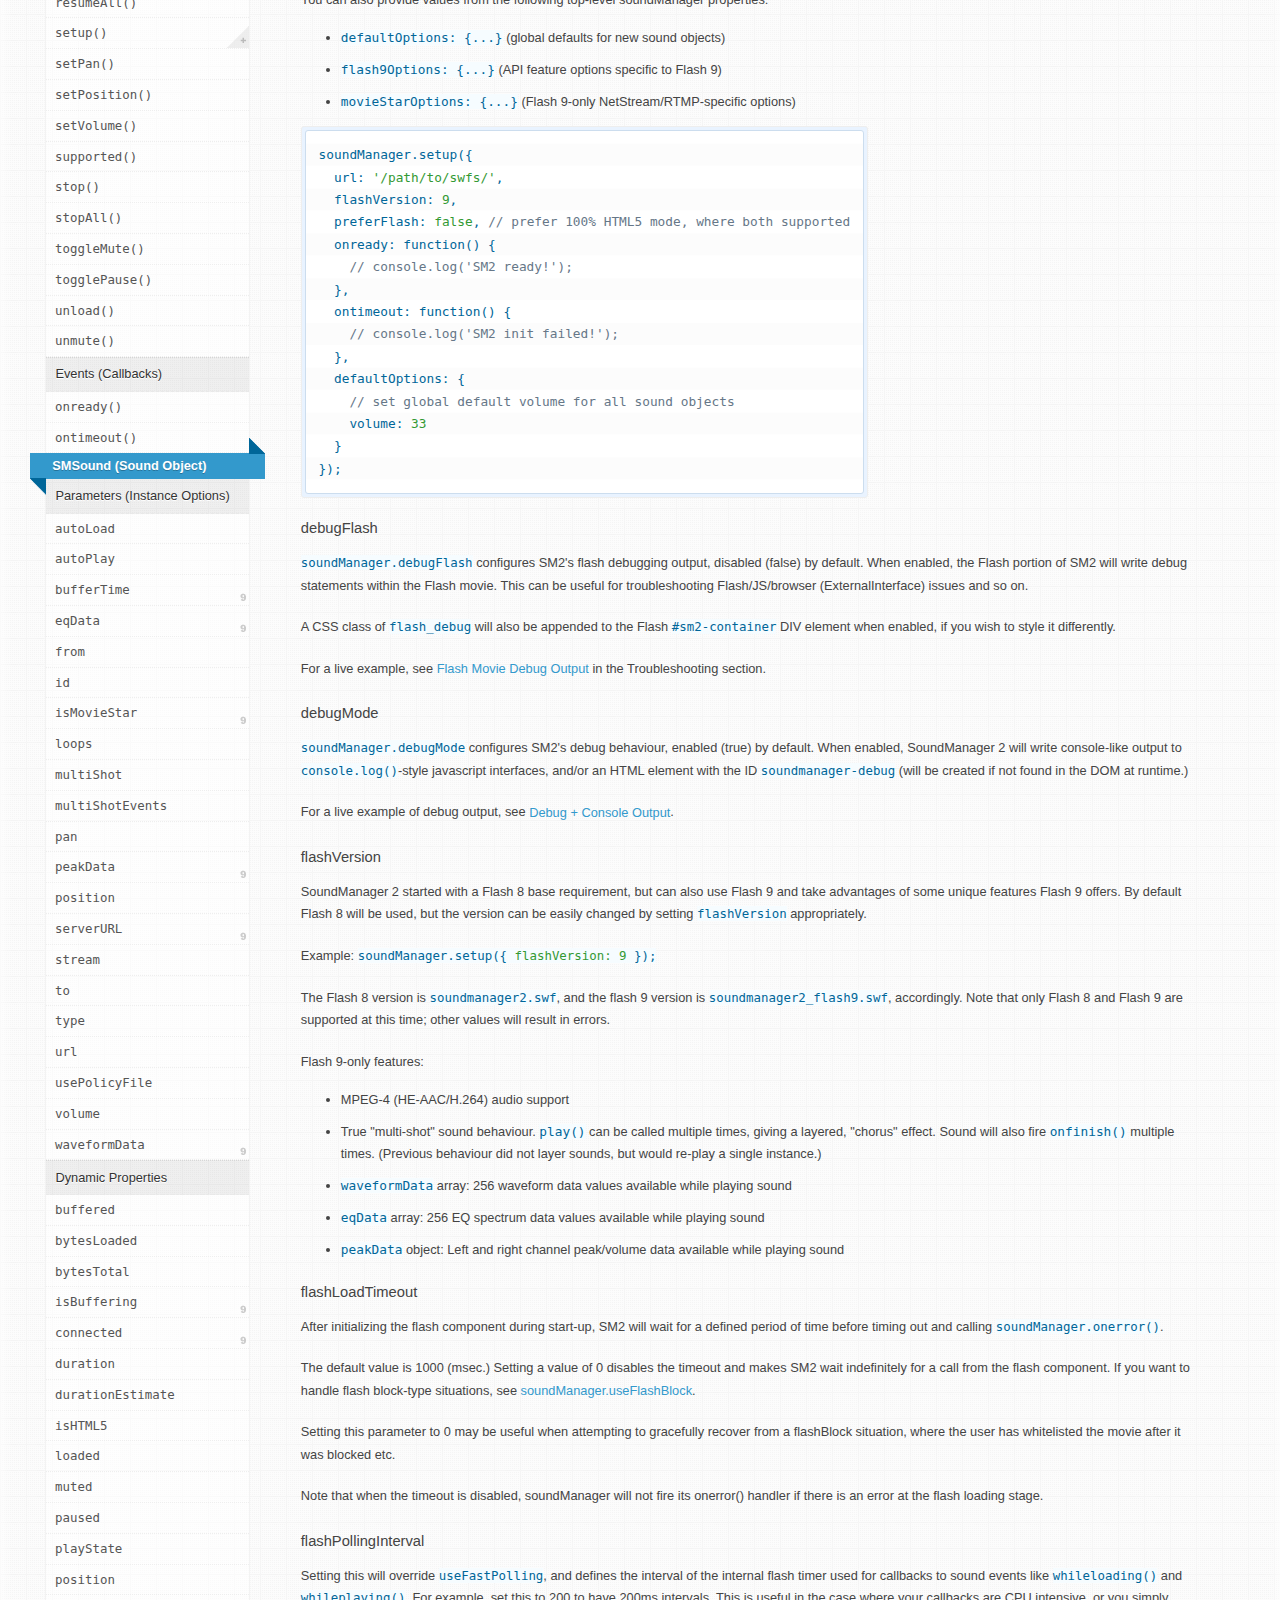
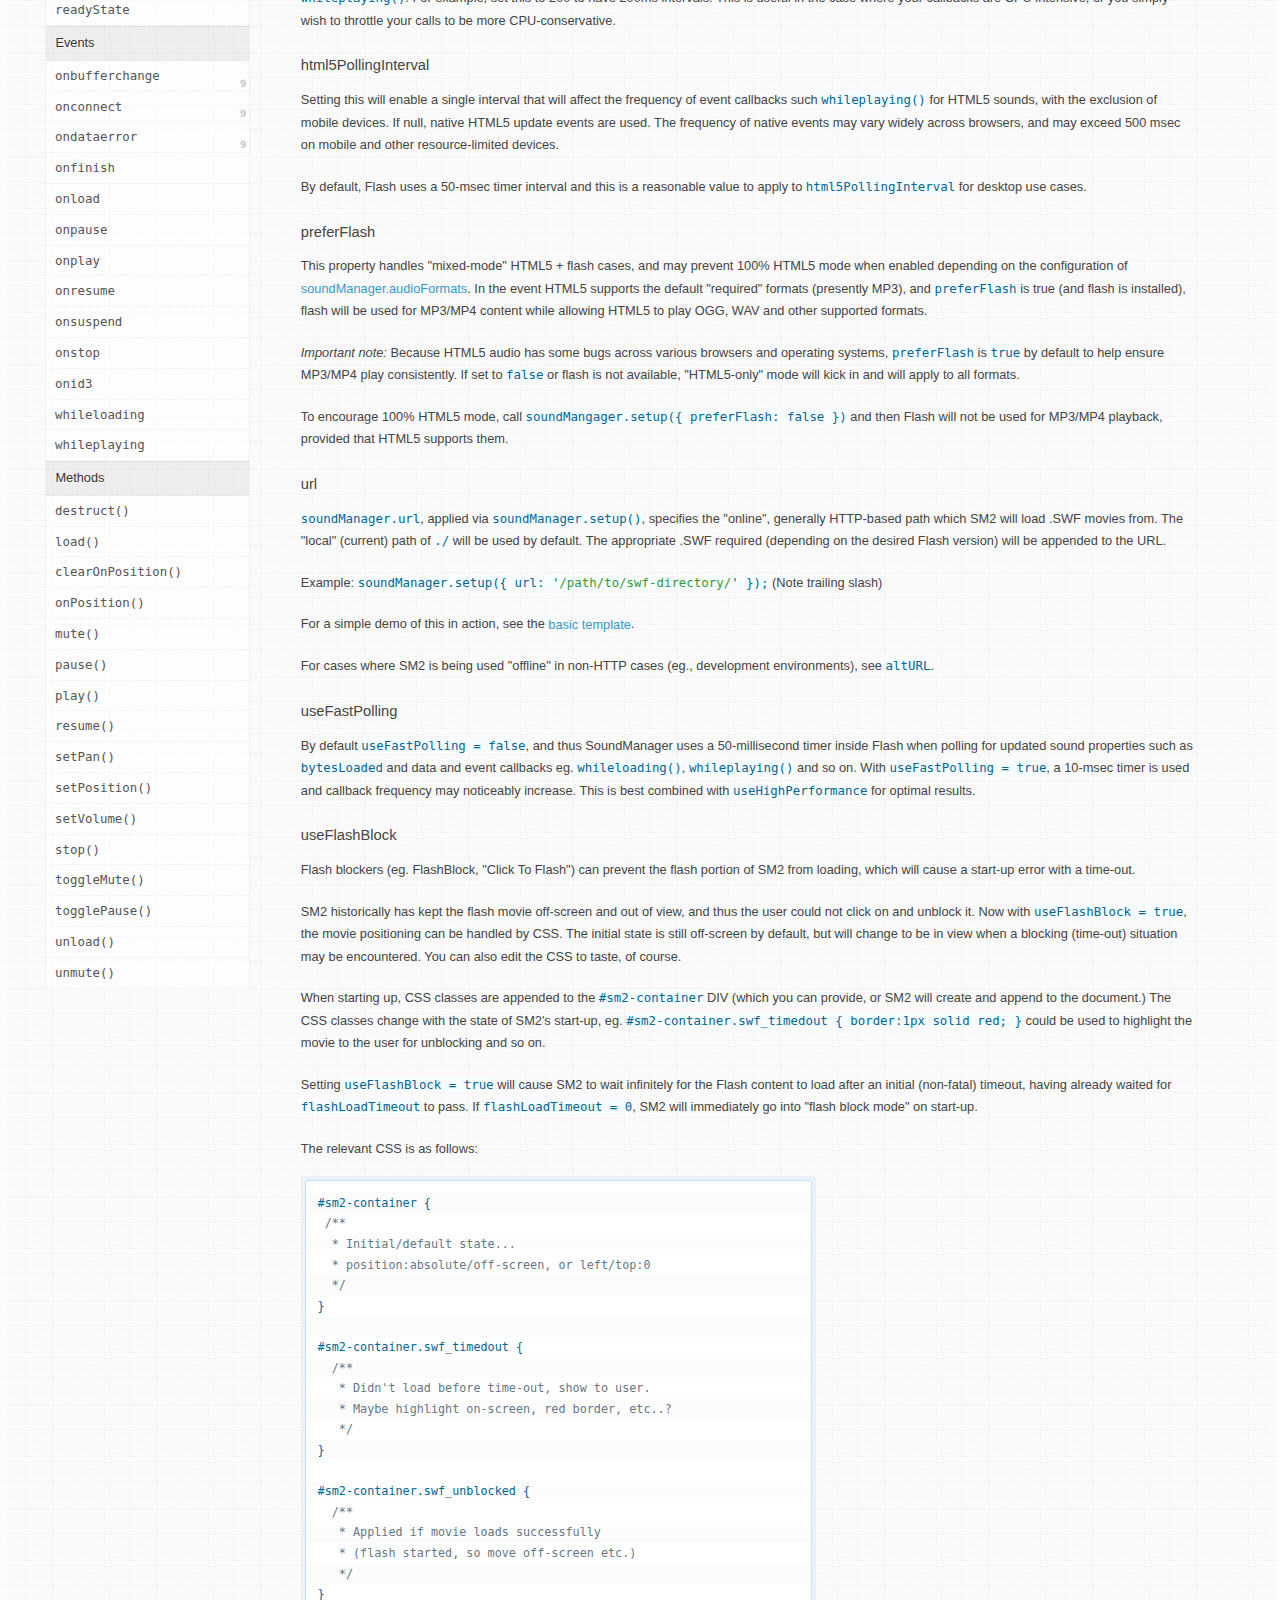
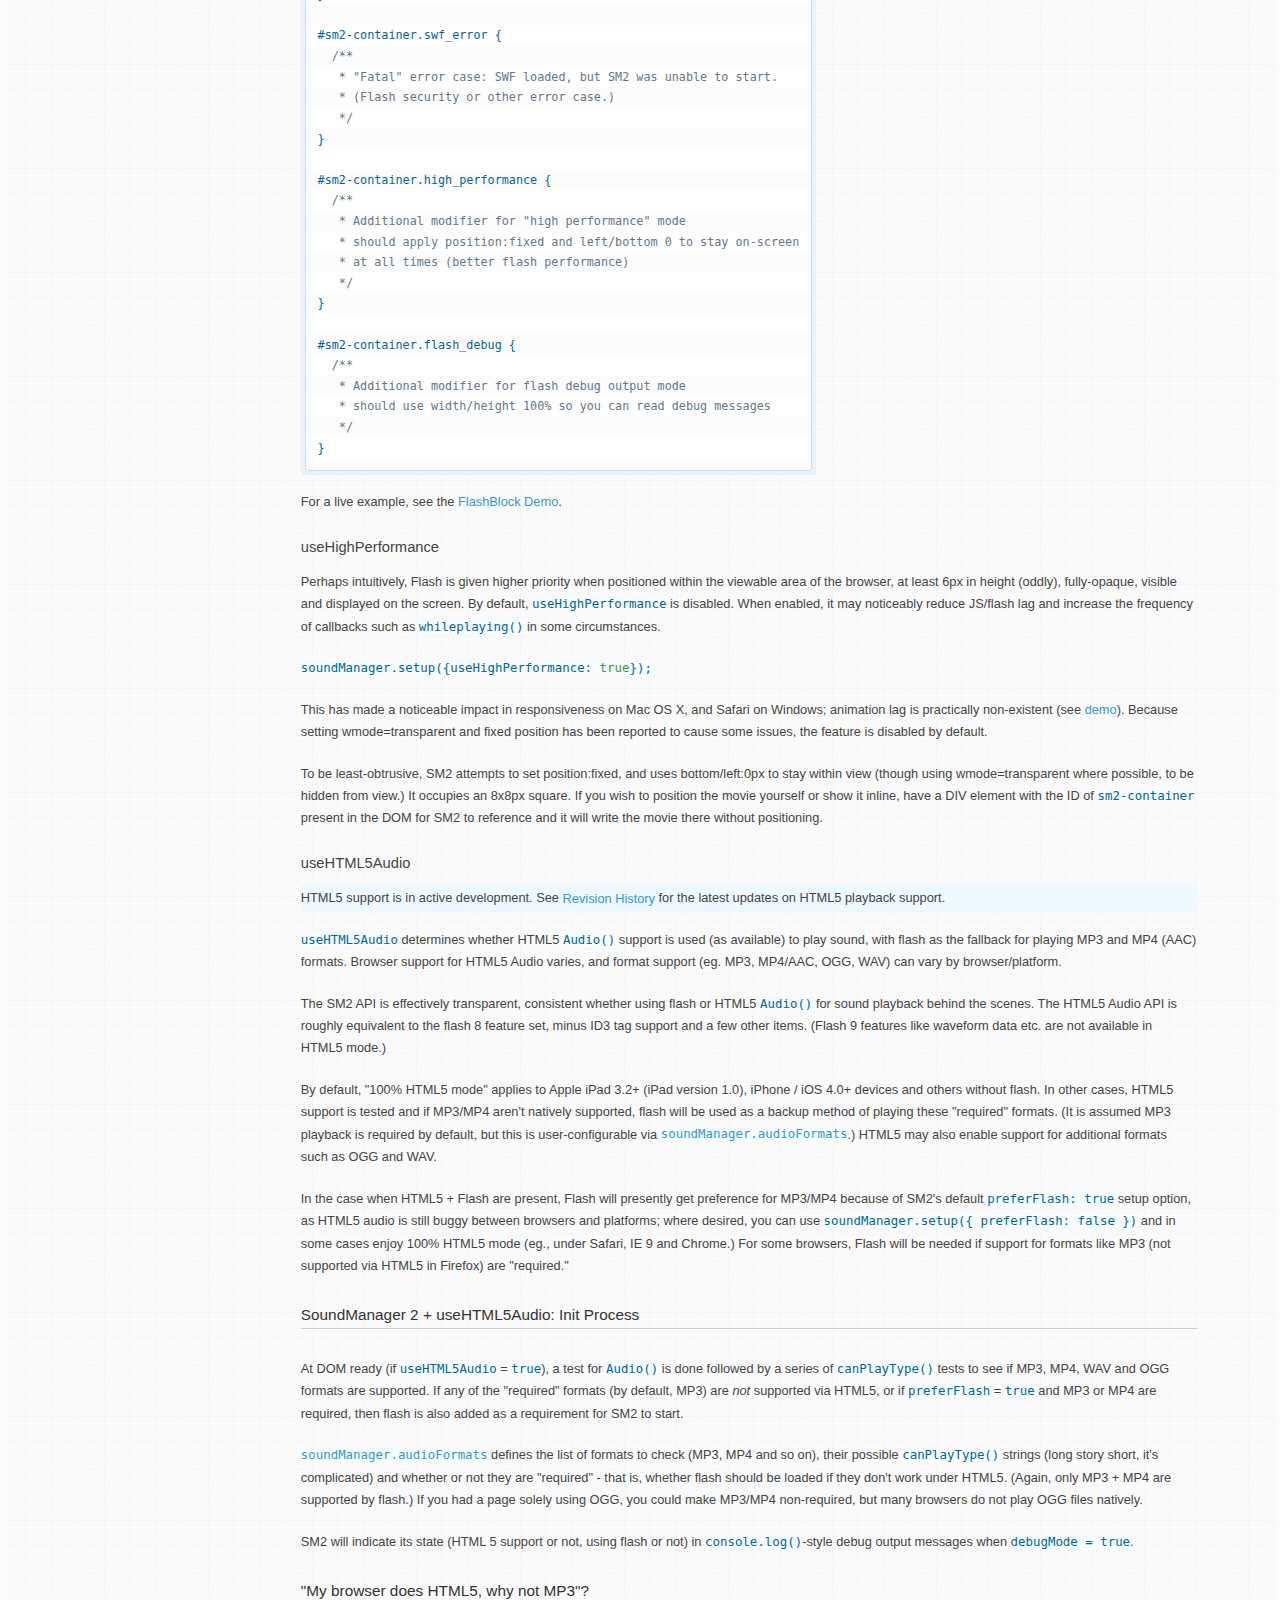
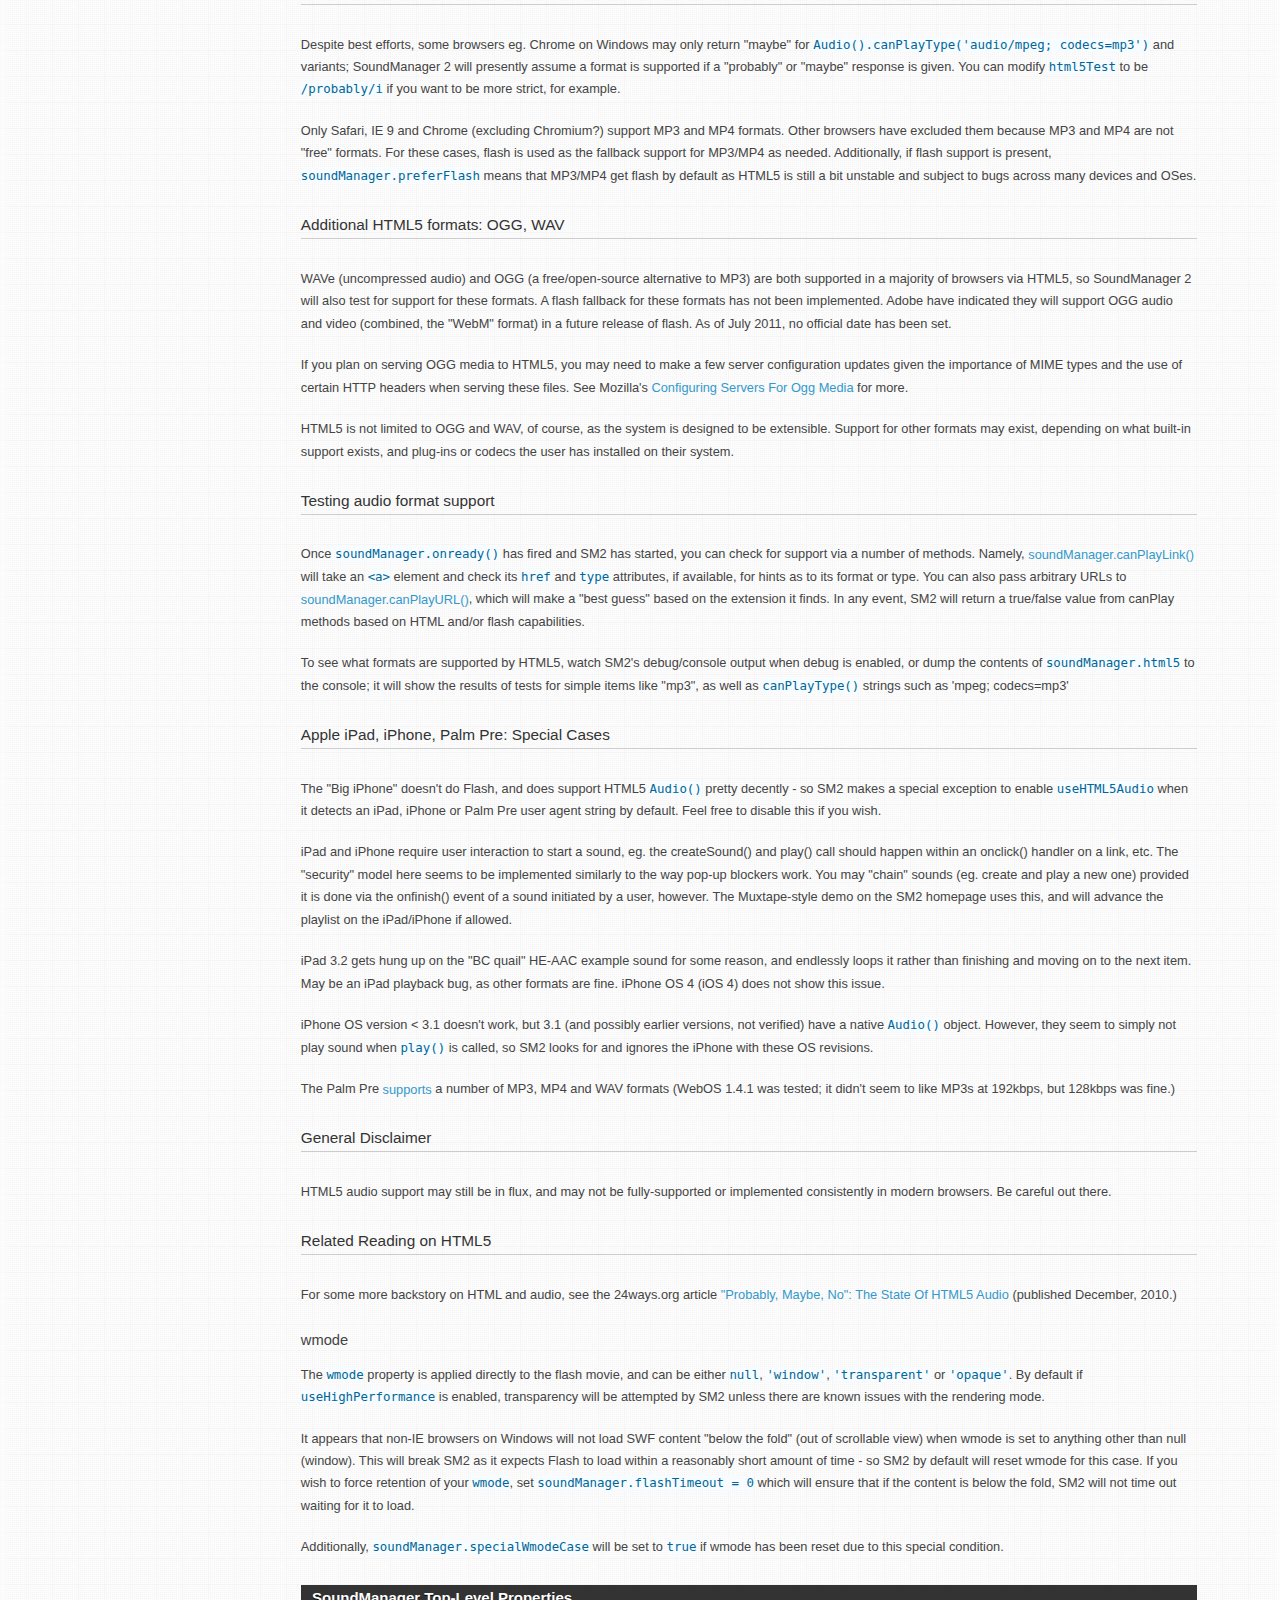
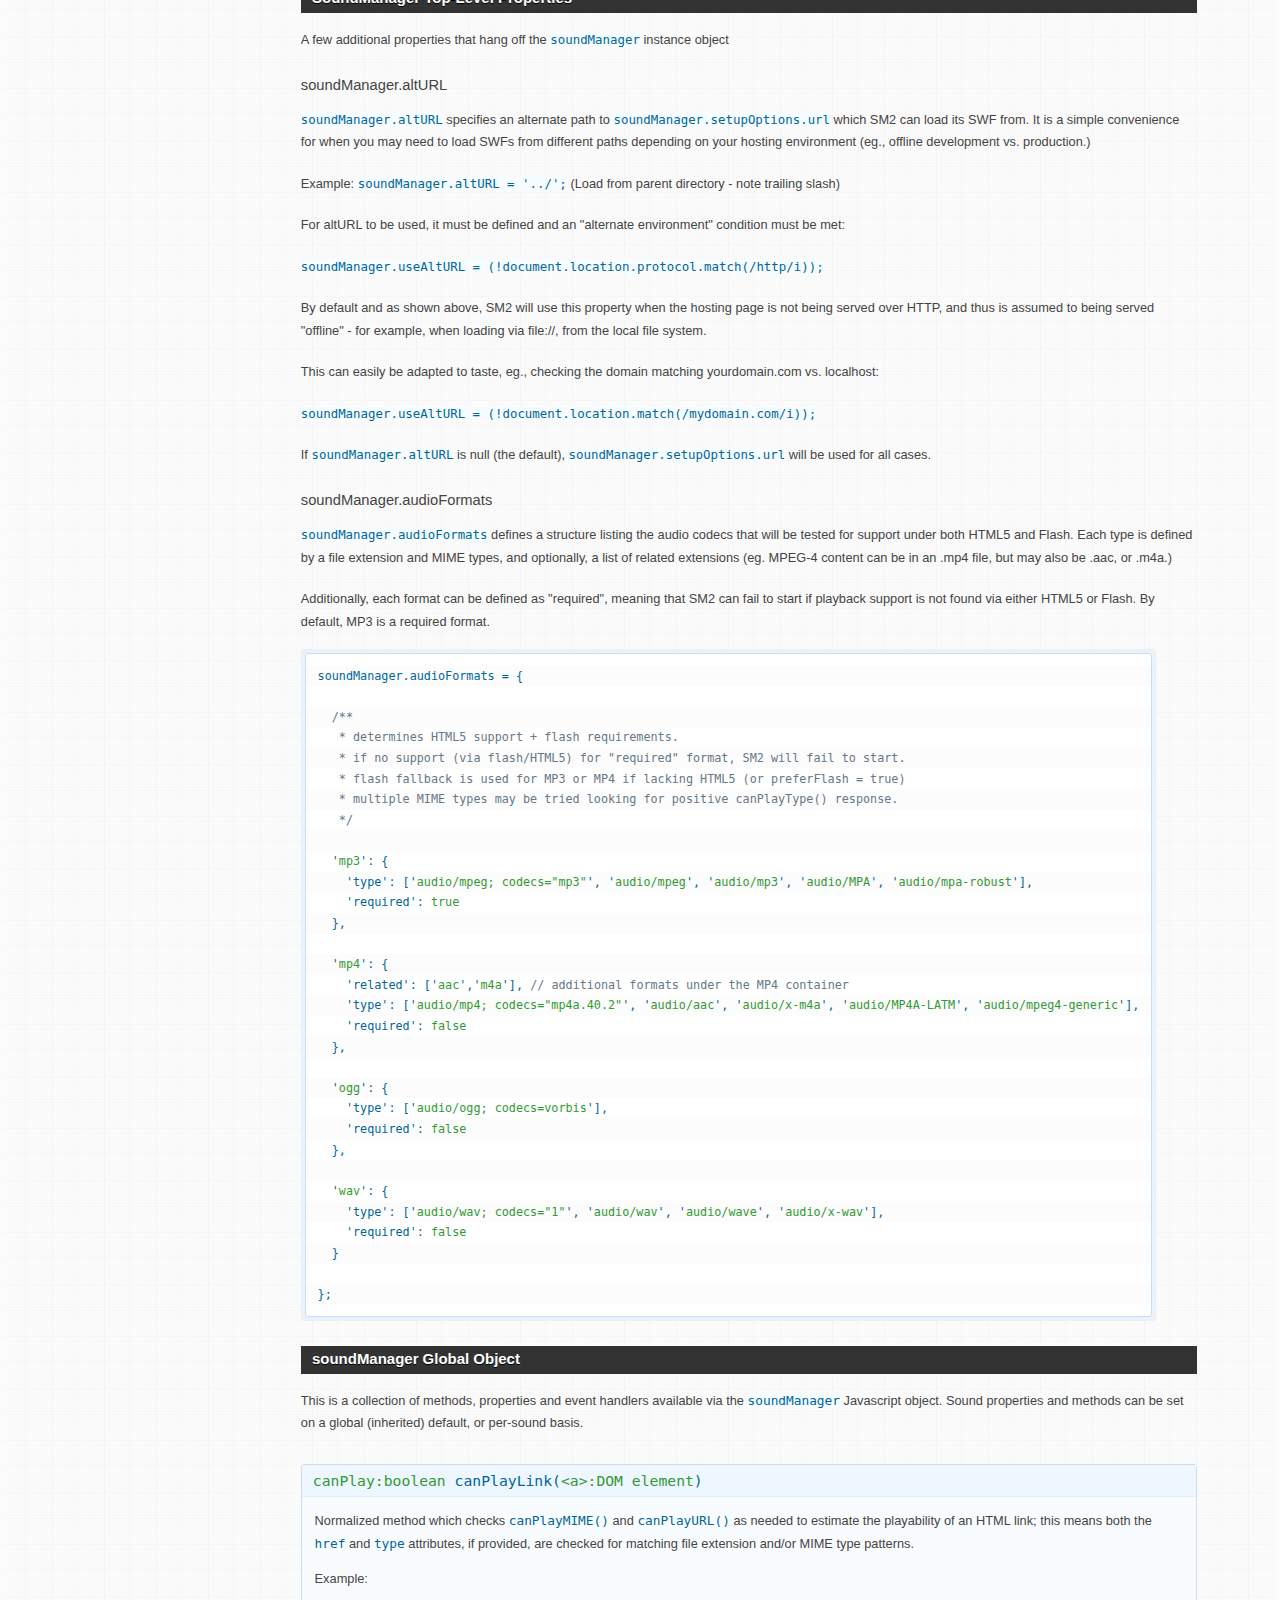
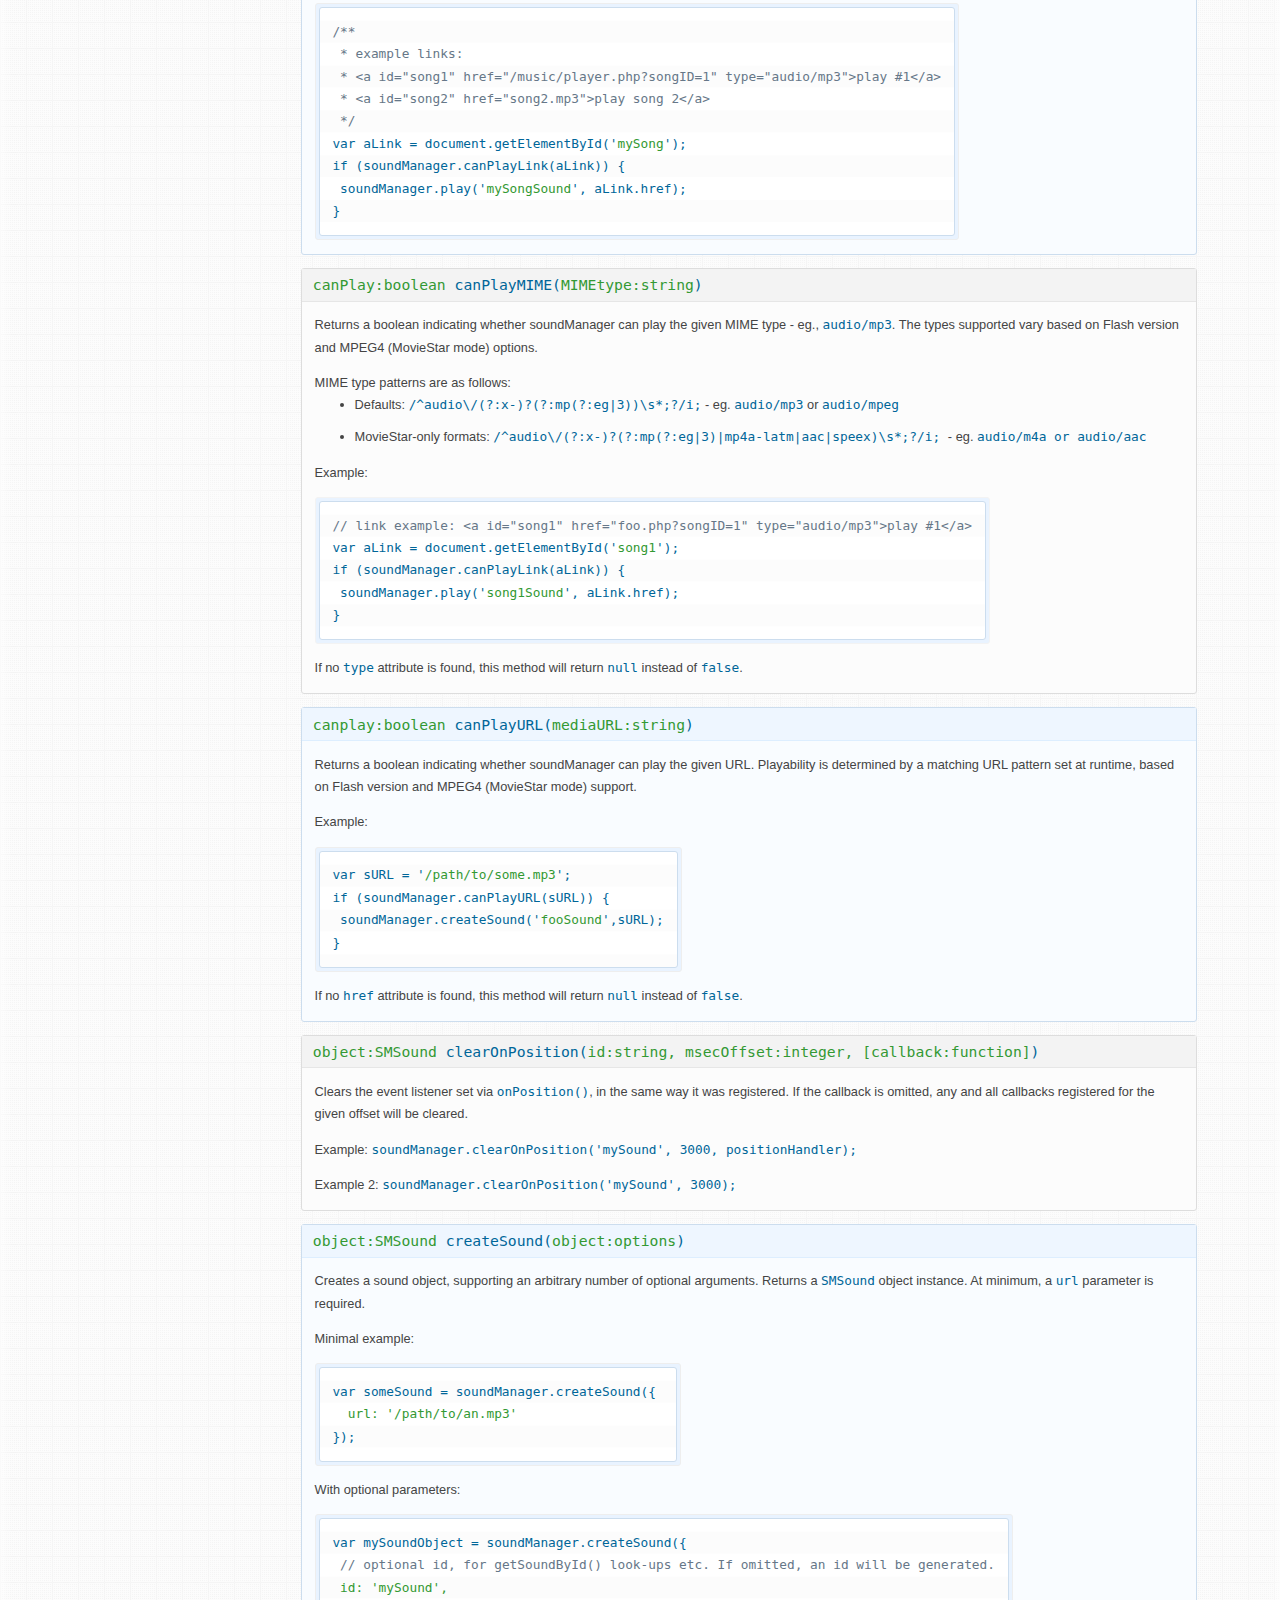
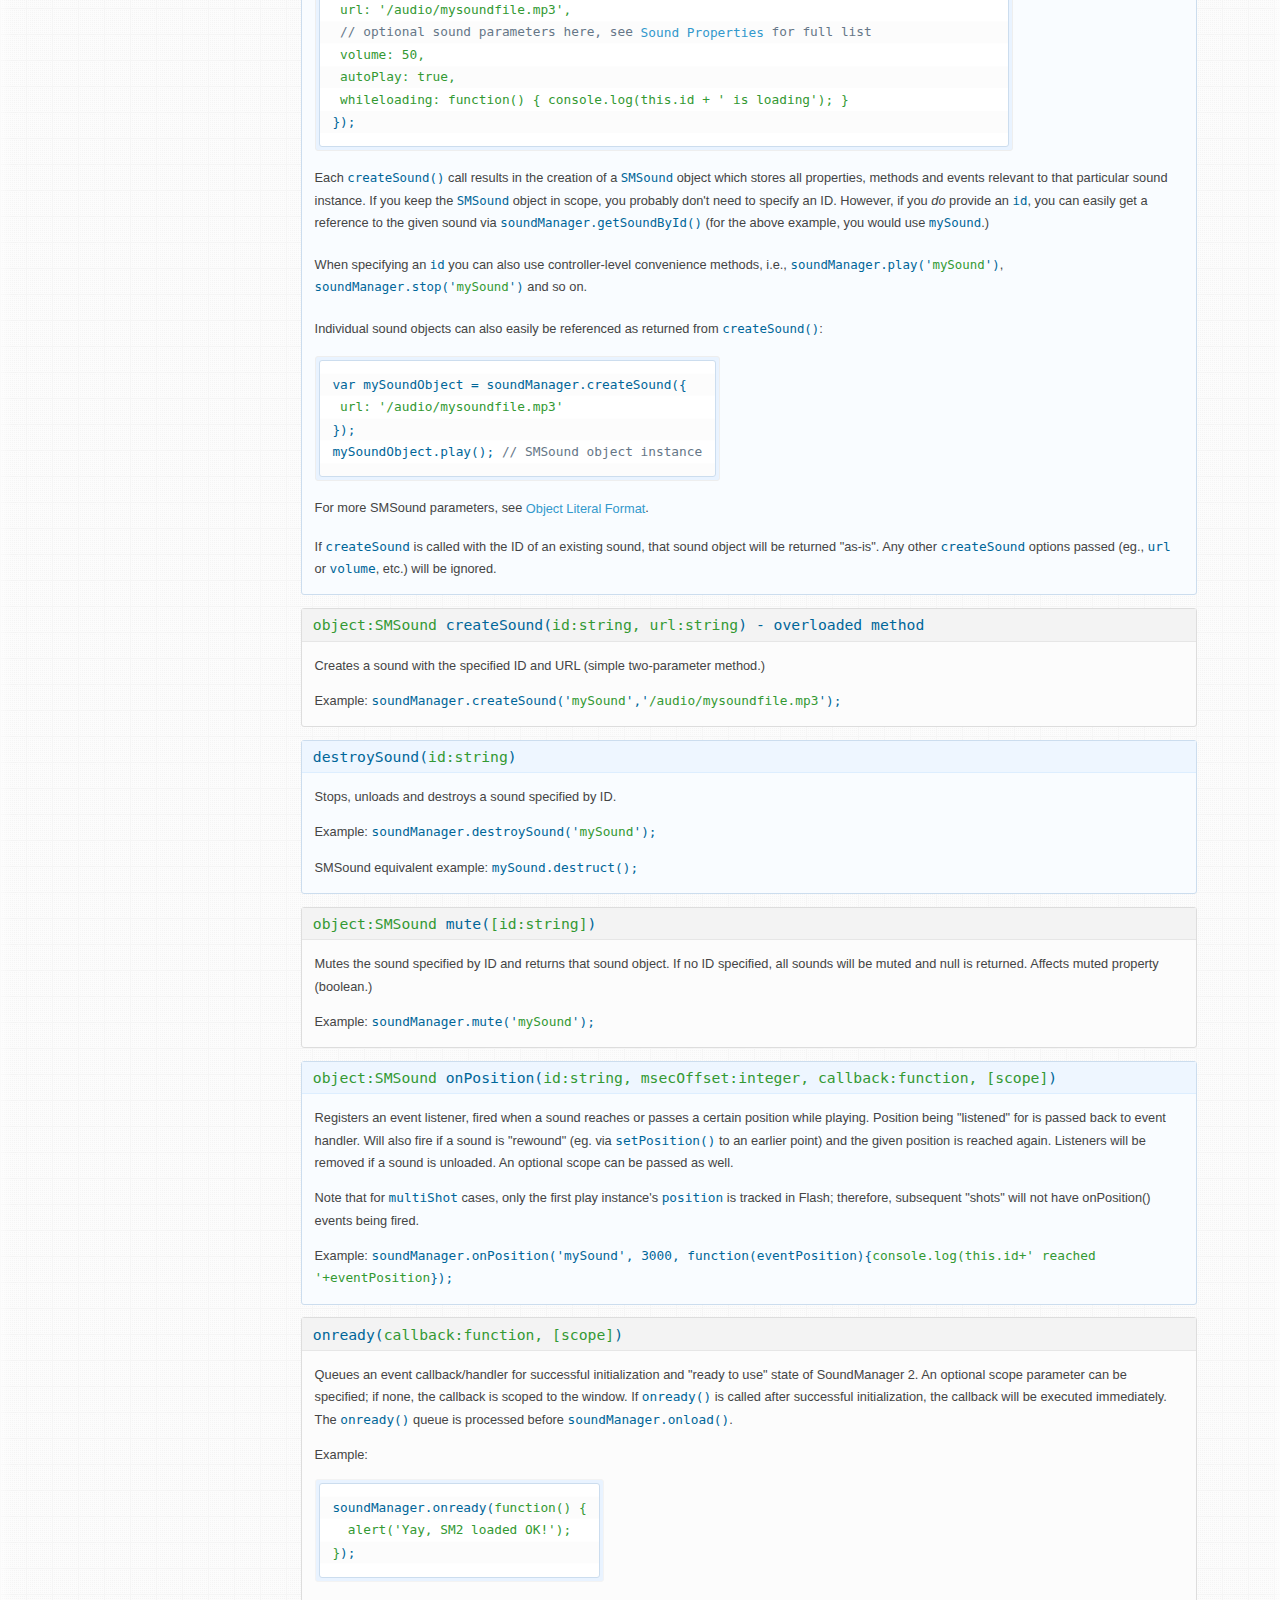
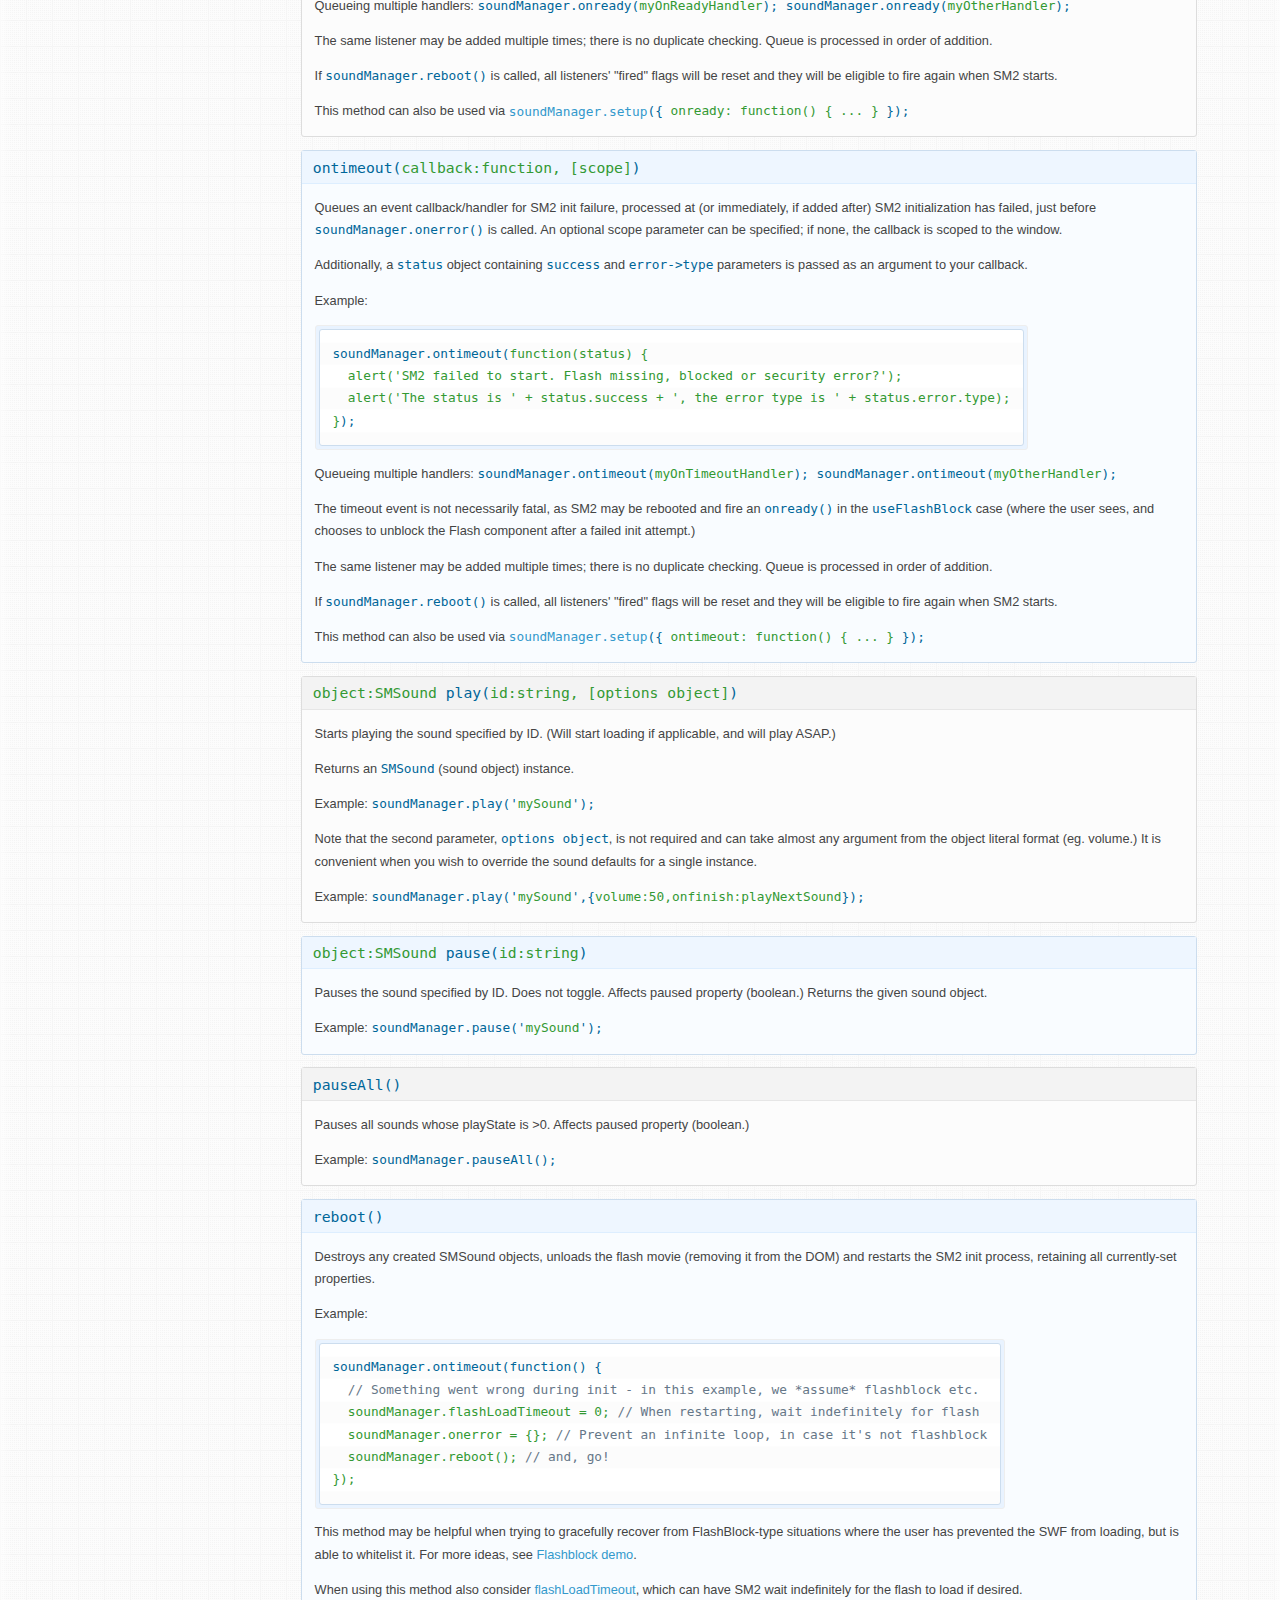
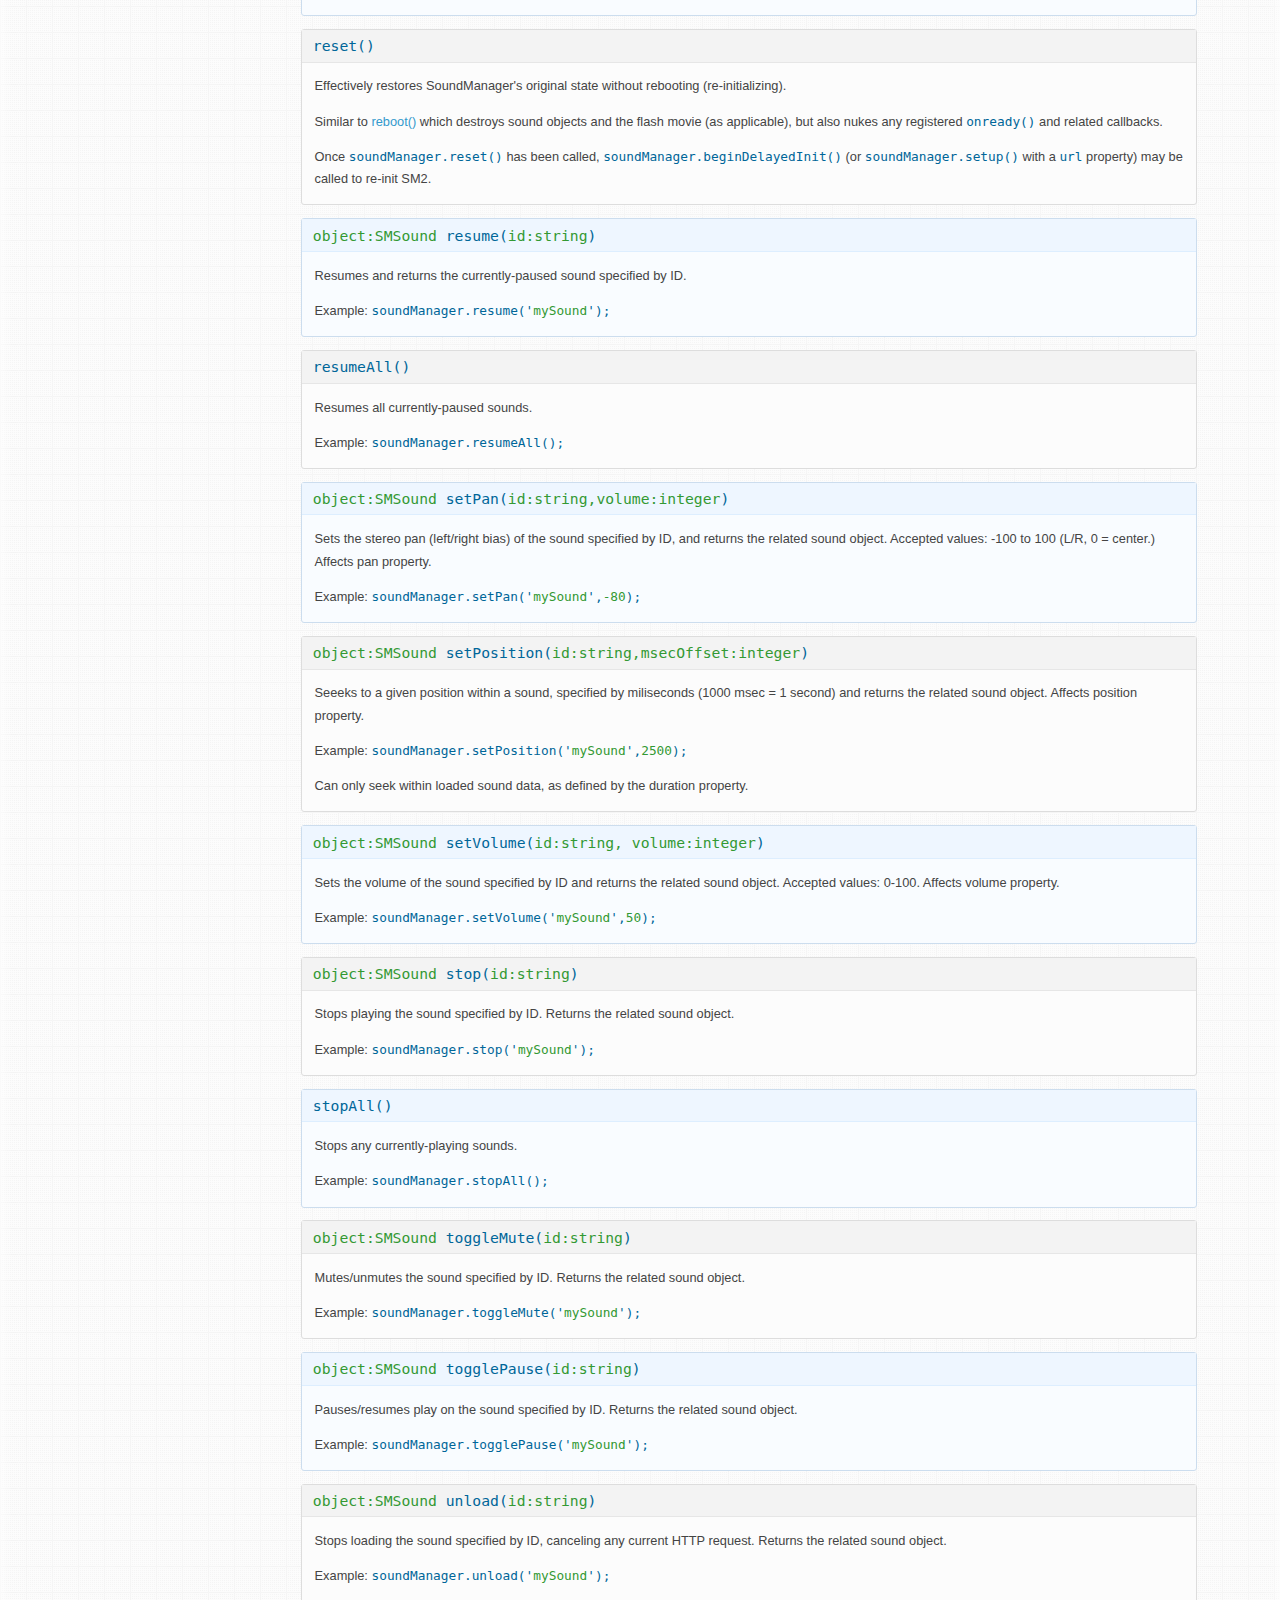
<file: lib/soundmanagerv297a-20130512/doc/index.html>
<!DOCTYPE html PUBLIC "-//W3C//DTD XHTML 1.0 Strict//EN"
	"http://www.w3.org/TR/xhtml1/DTD/xhtml1-strict.dtd">
<html xmlns="http://www.w3.org/1999/xhtml" lang="en" xml:lang="en">
<head>
<title>SoundManager 2: Documentation</title>
<meta name="robots" content="noindex" />
<meta name="description" content="API documentation for SoundManager 2, a JavaScript-based MP3 and MP4 audio API. BSD licensed." />
<meta name="keywords" content="javascript sound, javascript audio, documentation, api documentation, soundmanager 2" />
<meta name="robots" content="all" />
<meta name="author" content="Scott Schiller" />
<meta name="copyright" content="Copyright (C) 1997 onwards Scott Schiller" />
<meta name="language" content="en-us" />
<meta http-equiv="Content-Type" content="text/html; charset=UTF-8" />
<link rel="stylesheet" type="text/css" media="screen" href="../demo/index.css" />
<link rel="stylesheet" type="text/css" media="screen" href="../demo/flashblock/flashblock.css" />
<script type="text/javascript" src="../script/soundmanager2.js"></script>
<script type="text/javascript" src="../demo/index.js"></script>
<script type="text/javascript">
soundManager.setup({
  useFlashBlock: false,
  debugMode: false,
  url: '../swf/'
});
</script>
</head>

<body id="doc" class="special">
	
<div id="content">

 <div id="top">

  <h1>SoundManager 2: Documentation</h1>

	<div id="nav">
	 <ul>

	  <li>
	   <a href="..">Home</a>
	  </li>

	  <li>
	   <a href="#">Demos</a>
	   <ul>
		<li><a href="../demo/template/">Basic Template</a></li>
		<li><a href="../demo/api/">API Examples</a></li>
	    <li><a href="../demo/play-mp3-links/" class="exclude">Playable MP3 links</a></li>
	    <li><a href="../demo/mp3-player-button/" class="exclude">Basic MP3 Play Button</a></li>
		<li><a href="../demo/page-player/">Muxtape-style UI</a></li>
		<li><a href="../demo/360-player/">360&deg; Player UI</a></li>
	    <li><a href="../demo/mpc/">Drum Machine (MPC)</a></li>
		<li><a href="../demo/animation/">DOM/Animation Demos</a></li>
		<li><a href="../demo/flashblock/">FlashBlock Handling</a></li>
	   </ul>
	  </li>

	  <li>
	   <a href="getstarted/">Getting Started</a>
	   <ul>
		<li><a href="getstarted/#how-sm2-works">How SoundManager 2 works</a></li>
		<li><a href="getstarted/#basic-inclusion">Including SM2 on your site</a></li>
		<li><a href="getstarted/#troubleshooting">Troubleshooting</a></li>
	   </ul>
	  </li>

	  <li>
	   <strong><a href="#">Documentation</a></strong>
	   <ul>
		<li><a href="#sm-config">SoundManager Properties</a></li>
		<li><a href="#sound-object-properties">Sound Object Properties</a></li>
		<li><a href="#smdefaults">Global Sound Defaults</a></li>
		<li><a href="#api">SoundManager Core API</a></li>
		<li><a href="#smsoundmethods">Sound Object (SMSound) API</a></li>
		<li><a href="generated/soundmanager2.html">Generated Documentation</a></li>
	   </ul>
	  </li>
	
	  <li>
	   <a href="download/">Download</a>
	   <ul>
		<li><a href="download/#latest">Get SoundManager 2</a></li>
		<li><a href="download/#revision-history">Revision History</a></li>
	   </ul>
	  </li>
	
	  <li>
	   <a href="technotes/">Technical Notes</a>
	   <ul>
		<li><a href="technotes/#requirements">System Requirements</a></li>
		<li><a href="technotes/#serving-audio">Serving To HTML5 + Flash Clients</a></li>
		<li><a href="technotes/#client-requests">How Clients Download Audio</a></li>
		<li><a href="technotes/#mobile-device-limitations">Mobile Device Limitations</a></li>
		<li><a href="technotes/#debug-output">Debug + Console Output</a></li>
	   </ul>
	  </li>

	  <li>
	   <a href="resources/">Resources</a>
	   <ul>
		<li><a href="resources/#licensing">Licensing</a></li>
		<li><a href="resources/#related">Related Projects</a></li>
		<li><a href="http://getsatisfaction.com/schillmania/products/schillmania_soundmanager_2/">SM2 support / discussion</a></li>
		<li><a href="http://www.schillmania.com/content/react/contact/">Contact Info @ Schillmania.com</a></li>
	   </ul>
	  </li>

	 </ul>
	 <div class="clear"></div>
	</div>
	
 </div>

 <div id="main-wrapper">

 <div id="main" class="triple">

  <div id="col3" class="c3">
 
  <!--
  <div id="get-satisfaction" class="box">
   <div id="gsfn_list_widget">
    <h2><a href="http://getsatisfaction.com/schillmania/products/schillmania_soundmanager_2/" title="User discussion, FAQs and support for SoundManager 2" rel="nofollow">Discussion / Support</a><span class="l"></span><span class="r"></span></h2>
    <div id="gsfn_content"></div>
    <div class="powered_by"><a href="http://getsatisfaction.com/" rel="nofollow">Get Satisfaction support network</a></div>
   </div>
  </div>
  -->

 <div id="shortcuts">

<!--
  <div class="box">

  <h2>Shortcuts<span class="l"></span><span class="r"></span></h2>

  <ul class="first">
   <li onclick="setFilter(event,'c-')" class="ignore">

    <ul>

     <li>Demos</li>
     <li>Getting Started</li>
     <li>Basic Use</li>
     <li>Download</li>
     <li>Requirements</li>
     <li>Limitations</li>

     <li>Debug Output</li>
     <li>Revision History</li>
     <li>About</li>
    </ul>

   </li>
  </ul>

  </div>
-->
 
  <div class="box">

  <h2>API Elements<span class="l"></span><span class="r"></span></h2>

  <p>SoundManager and SMSound API</p>

  <ul id="shortcuts-list" class="first">
   <li onclick="return setFilter(event,'f-')" class="ignore">

    <h3 class="wedge">SoundManager<span class="l"></span><span class="r"></span></h3>
	
    <h4>Properties</h4>
	<ul>
	 <li>allowScriptAccess</li>
     <li><a href="#soundmanager-alturl">altURL</a></li>
	 <li><a href="#soundmanager-audioformats">audioFormats</a></li>
	 <li><a href="#soundmanager-bgcolor">bgColor</a></li>
	 <li>consoleOnly</li>
	 <li><a href="#soundmanager-debugflash">debugFlash</a></li>
	 <li><a href="#soundmanager-debugmode">debugMode</a></li>
	 <li><a href="#smdefaults">defaultOptions</a></li>
	 <li class="flash9" title="Flash 9-only"><a href="#sound-properties-flash9">flash9Options</a></li>
     <li><a href="#soundmanager-features">features</a></li>
     <li><a href="#soundmanager-flashloadtimeout">flashLoadTimeout</a></li>
	 <li class="flash9" title="Flash 9+ only"><a href="#soundmanager-flashpollinginterval">flashPollingInterval</a></li>
     <li><a href="#soundmanager-flashversion">flashVersion</a></li>
	 <li><a href="#soundmanager-html5only">html5Only</a></li>
	 <li ><a href="#soundmanager-html5pollinginterval">html5PollingInterval</a></li>
     <li class="flash9" title="Flash 9.0r115+ only"><a href="#sound-properties-flash9">movieStarOptions</a></li>
     <li><a href="#soundmanager-preferflash">preferFlash</a></li>
	 <li><a href="#soundmanager-url">url</a></li>
	 <li>useConsole</li>
	 <li class="flash9" title="Flash 9+ only"><a href="#soundmanager-usefastpolling">useFastPolling</a></li>
     <li><a href="#soundmanager-useflashblock">useFlashBlock</a></li>
	 <li><a href="#soundmanager-highperformance">useHighPerformance</a></li>
     <li title="Beta-ish feature"><a href="#soundmanager-usehtml5audio">useHTML5Audio</a></li>
	 <li class="flash9" title="Flash 9.0r115+ only"><a href="#soundmanager-wmode">wmode</a></li>
	 <li>waitForWindowLoad</li>
	</ul>

    <h4>Methods</h4>
    <ul>
	 <li><a href="#soundmanager-canplaylink">canPlayLink()</a></li>
	 <li><a href="#soundmanager-canplaymime">canPlayMIME()</a></li>
     <li><a href="#soundmanager-canplayurl">canPlayURL()</a></li>
     <li><a href="#soundmanager-clearonposition">clearOnPosition()</a></li>
     <li><a href="#soundmanager-createsound">createSound()</a></li>
     <li><a href="#soundmanager-destroysound">destroySound()</a></li>
     <li class="flash9" title="Flash 9.0+ only"><a href="#soundmanager-getmemoryuse">getMemoryUse()</a></li>
     <li><a href="#soundmanager-getsoundbyid">getSoundById()</a></li>
     <li><a href="#soundmanager-load">load()</a></li>
     <li><a href="#soundmanager-mute">mute()</a></li>
     <li><a href="#soundmanager-ok">ok()</a></li>
     <li><a href="#soundmanager-onposition">onPosition()</a></li>
     <li><a href="#soundmanager-pause">pause()</a></li>
     <li><a href="#soundmanager-pauseall">pauseAll()</a></li>
     <li><a href="#soundmanager-play">play()</a></li>
     <li><a href="#soundmanager-reboot">reboot()</a></li>
     <li class="new"><a href="#soundmanager-reset" title="New feature">reset()</a></li>
     <li><a href="#soundmanager-resume">resume()</a></li>
     <li><a href="#soundmanager-resumeall">resumeAll()</a></li>
     <li class="recent"><a href="#soundmanager-setup" title="Recently-added feature">setup()</a></li>
     <li><a href="#soundmanager-setpan" title="Flash-only feature">setPan()</a></li>
     <li><a href="#soundmanager-setposition">setPosition()</a></li>
     <li><a href="#soundmanager-setvolume">setVolume()</a></li>
     <li><a href="#soundmanager-supported">supported()</a></li>
     <li><a href="#soundmanager-stop">stop()</a></li>
     <li><a href="#soundmanager-stopall">stopAll()</a></li>
	 <li><a href="#soundmanager-togglemute">toggleMute()</a></li>
     <li><a href="#soundmanager-togglepause">togglePause()</a></li>
     <li><a href="#soundmanager-unload">unload()</a></li>
     <li><a href="#soundmanager-unmute">unmute()</a></li>
    </ul>

    <h4>Events (Callbacks)</h4>
    <ul>
     <li><a href="#soundmanager-onready">onready()</a></li>
     <li><a href="#soundmanager-ontimeout">ontimeout()</a></li>
    </ul>

   </li>

   <li onclick="setFilter(event,'s-')" class="ignore">

    <h3 class="wedge">SMSound <span class="archive">(Sound Object)</span><span class="l"></span><span class="r"></span></h3>

    <h4>Parameters (Instance Options)</h4>
    <ul>
     <li>autoLoad</li>
     <li>autoPlay</li>
     <li title="Flash 9.0r115+ only" class="flash9">bufferTime</li>
     <li title="Flash 9+ only" class="flash9"><a href="#smsound-eqdata">eqData</a></li>
     <li><a href="#smsound-from">from</a></li>
     <li><a href="#smsound-id">id</a></li>
     <li title="Flash 9.0r115+ only" class="flash9">isMovieStar</li>
     <li>loops</li>
     <li>multiShot</li>
     <li>multiShotEvents</li>
     <li>pan</li>
     <li title="Flash 9+ only" class="flash9"><a href="#smsound-peakdata">peakData</a></li>
     <li><a href="#smsound-position">position</a></li>
     <li title="Flash 9+ only" class="flash9"><a href="#smsound-serverurl">serverURL</a></li>
     <li>stream</li>
     <li><a href="#smsound-to">to</a></li>
     <li><a href="#smsound-type">type</a></li>
     <li><a href="#smsound-url">url</a></li>
     <li><a href="#smsound-usepolicyfile">usePolicyFile</a></li>
     <li>volume</li>
     <li title="Flash 9+ only" class="flash9"><a href="#smsound-waveformdata">waveformData</a></li>
    </ul>

    <h4>Dynamic Properties</h4>
    <ul>
     <li><a href="#smsound-buffered">buffered</a></li>
     <li><a href="#smsound-bytesloaded">bytesLoaded</a></li>
     <li><a href="#smsound-bytestotal">bytesTotal</a></li>
	 <li title="Flash 9+ only" class="flash9"><a href="#smsound-isbuffering">isBuffering</a></li>
     <li title="Flash 9+ only" class="flash9"><a href="#smsound-connected">connected</a></li>
     <li><a href="#smsound-duration">duration</a></li>
     <li><a href="#smsound-durationestimate">durationEstimate</a></li>
     <li><a href="#smsound-ishtml5">isHTML5</a></li>
     <li><a href="#smsound-loaded">loaded</a></li>
     <li><a href="#smsound-muted">muted</a></li>
     <li><a href="#smsound-paused">paused</a></li>
     <li><a href="#smsound-playstate">playState</a></li>
     <li><a href="#smsound-position">position</a></li>
     <li><a href="#smsound-readystate">readyState</a></li>
    </ul>

    <h4>Events</h4>
    <ul>
     <li title="Flash 9+ only" class="flash9"><a href="#smsound-onbufferchange">onbufferchange</a></li>
     <li title="Flash 9+ only" class="flash9"><a href="#smsound-onconnect">onconnect</a></li>
     <li title="Flash 9.0.r115+" class="flash9"><a href="#smsound-ondataerror">ondataerror</a></li>
     <li><a href="#smsound-onfinish">onfinish</a></li>
     <li><a href="#smsound-onload">onload</a></li>
     <li><a href="#smsound-onpause">onpause</a></li>
     <li><a href="#smsound-onplay">onplay</a></li>
     <!--
     <li><a href="#smsound-onposition-event">onposition</a></li>
     -->
     <li><a href="#smsound-onresume">onresume</a></li>
     <li title="HTML5 only"><a href="#smsound-onsuspend">onsuspend</a></li>
     <li><a href="#smsound-onstop">onstop</a></li>
     <li><a href="#smsound-onid3">onid3</a></li>
     <li><a href="#smsound-whileloading">whileloading</a></li>
     <li><a href="#smsound-whileplaying">whileplaying</a></li>
    </ul>

    <h4>Methods</h4>
    <ul>
     <li><a href="#smsound-destruct">destruct()</a></li>
     <li><a href="#smsound-load">load()</a></li>
     <li><a href="#smsound-clearonposition">clearOnPosition()</a></li>
     <li><a href="#smsound-onposition">onPosition()</a></li>
     <li><a href="#smsound-mute">mute()</a></li>
     <li><a href="#smsound-pause">pause()</a></li>
     <li><a href="#smsound-play">play()</a></li>
     <li><a href="#smsound-resume">resume()</a></li>
     <li><a href="#smsound-setpan">setPan()</a></li>
     <li><a href="#smsound-setposition">setPosition()</a></li>
     <li><a href="#smsound-setvolume">setVolume()</a></li>
     <li><a href="#smsound-stop">stop()</a></li>
     <li><a href="#smsound-togglemute">toggleMute()</a></li>
     <li><a href="#smsound-togglepause">togglePause()</a></li>
     <li><a href="#smsound-unload">unload()</a></li>
     <li><a href="#smsound-unmute">unmute()</a></li>
    </ul>

   </li>
  </ul>
  
  <!-- /.box -->
  </div>

  </div>

	</div>
	
	<div class="clear"></div>


	<div id="filter-box" class="columnar">

	 <div class="c1">
	  <div id="reset-filter"></div>
     </div>

	 <div class="c2">
	  <div id="search-results"><!-- search results for %s --></div>
         </div>

	</div>

	<div id="soundmanager-properties" class="columnar">

		<div class="c2">

		  <h3 id="soundmanager-setup">SoundManager Properties: soundManager.setup()</h3>

	      <p>
			Just getting started? See <a href="getstarted/#basic-inclusion">the basics</a>. For nicely-formatted, annotated source code, see the <a href="generated/soundmanager2.html">pretty-printed version</a>.
		  </p>

		  <div class="f-block f-useconsole f-consoleonly f-waitforwindowload f-allowscriptaccess f-bgcolor f-setup">

		  <p class="in">The soundManager object has many configurable properties which set debug mode, determine the flash movie path and other behaviours.</p>
		
		  <p>When configuring soundManager for your use, <code>soundManager.setup()</code> is the method used to assign these options; for example, <code>soundManager.setup({ url: '/path/to/swfs/', flashVersion: 9 });</code></p>

          <p>You should call the setup method before "DOM Ready", which is when SM2 applies configuration and starts up.</p>

		  <p>Below are the <i>default</i> settings for SoundManager 2, which are appropriate for the majority of use cases - you shouldn't need to change them. These parameters are defined and stored in <code>soundManager.setupOptions</code>.</p>

          <p><b>Note</b>: The only property requiring customization is <code>url</code> - this defines the path used to look for the appropriate flash SWF for driving audio when HTML5 is not available. (If not specified, the current working path is used.) Aside from flash-specific items like <code>url</code> and <code>flashVersion</code>, most properties can be set after "DOM Ready" without issue.</p>

<div id="sm2-properties" class="small code block">

	<ul class="code code-block">

		<li>
			<div>url: '<em>/path/to/swf-files/</em>',</div>
			<span>// the directory where SM2 can find the flash movies (soundmanager2.swf, soundmanager2_flash9.swf and debug versions etc.) Note that SM2 will append the correct SWF file name, depending on flashVersion and debugMode settings.</span>
		</li>

		<li>
			<div>allowScriptAccess: '<em>always</em>',</div>
			<span>// for scripting the SWF (object/embed property), 'always' or 'sameDomain'</span>
		</li>

		<li>
			<div>bgColor: '<em>#ffffff</em>',</div>
			<span>// SWF background color. N/A when wmode = 'transparent'</span>
		</li>

		<li>
			<div>consoleOnly: <em>true</em>,</div>
			<span>// if console is being used, do not create/write to #soundmanager-debug</span>
		</li>

		<li>
			<div>debugMode: <em>true</em>,</div>
			<span>// enable debugging output (console.log() with HTML fallback)</span>
		</li>

		<li>
			<div>debugFlash: <em>false</em>,</div>
			<span>// enable debugging output inside SWF, troubleshoot Flash/browser issues</span>
		</li>

		<li>
			<div>flashVersion: <em>8</em>,</div>
			<span>// flash build to use (8 or 9.) Some API features require 9.</span>
		</li>

		<li>
			<div>flashPollingInterval: <em>null</em>,</div>
			<span>// msec affecting whileplaying/loading callback frequency. If null, default of 50 msec is used.</span>
		</li>

		<li>
			<div>html5PollingInterval: <em>null</em>,</div>
			<span>// msec affecting whileplaying/loading callback frequency. If null, native HTML5 update events are used.</span>
		</li>

		<li>
			<div>html5Test: <em>/^(probably|maybe)$/i</em>,</div>
			<span>// HTML5 Audio() format support test. Use /^probably$/i; if you want to be more conservative.</span>
		</li>

		<li>
			<div>flashLoadTimeout: <em>1000</em>,</div>
			<span>// msec to wait for flash movie to load before failing (0 = infinity)</span>
		</li>

		<li>
			<div>idPrefix: <em>'sound'</em>,</div>
			<span>// if an id is not provided to createSound(), this prefix is used for generated IDs - 'sound0', 'sound1' etc.</span>
		</li>


		<li>
			<div>noSWFCache: <em>false</em>,</div>
			<span>// if true, appends ?ts={date} to break aggressive SWF caching.</span>
		</li>

		<li>
			<div>preferFlash: <em>true</em>,</div>
			<span>// overrides useHTML5audio. if true and flash support present, will try to use flash for MP3/MP4 as needed since HTML5 audio support is still quirky in browsers.</span>
		</li>

		<li>
			<div>useConsole: <em>true</em>,</div>
			<span>// use console.log() if available (otherwise, writes to #soundmanager-debug element)</span>
		</li>

		<li>
			<div>useFlashBlock: <em>false</em>,</div>
			<span>// requires flashblock.css, <a href="../demo/flashblock/" title="SoundManager 2: Flash blocking demos">see demos</a> - allow recovery from flash blockers. Wait indefinitely and apply timeout CSS to SWF, if applicable.</span>
		</li>

		<li>
			<div>useHighPerformance: <em>false</em>,</div>
			<span>// position:fixed flash movie can help increase js/flash speed, minimize lag</span>
		</li>

		<li>
			<div>useHTML5Audio: <em>true</em>,</div>
			<span>// use <a href="#soundmanager-usehtml5audio">HTML5 Audio()</a> where API is supported (most Safari, Chrome versions), Firefox (no MP3/MP4.) Ideally, transparent vs. Flash API where possible.</span>
		</li>

		<li>
			<div>waitForWindowLoad: <em>false</em>,</div>
			<span>// force SM2 to wait for window.onload() before trying to call soundManager.onready()</span>
		</li>

		<li>
			<div>wmode: <em>null</em></div>
			<span>// flash rendering mode - null, 'transparent', or 'opaque' (last two allow z-index)</span>
		</li>


	</ul>

</div>

		  	  <p><b>Legacy support note:</b> The new approach defines top-level properties in <code>soundManager.setupOptions</code>. The old approach was to assign properties directly to the soundManager instance. Thus, when <code>soundManager.setup({ url: ... });</code> is called, the updated property value is assigned to both <code>soundManager.setupOptions.url</code> <i>and</i> <code>soundManager.url</code>. You can assign <code>soundManager.url</code> directly as with the old method, but it is recommended to use the new <code>setup()</code>-based method for forward compatibility.</p>

<div id="sm2-setup-extra-properties">

			<h4>Bonus: Extended soundManager.setup() Parameters</h4>

			<p>As it is common to configure soundManager properties and related events all at once, you can also pass <code>onready</code> and <code>ontimeout</code> parameters which will be called as if you had used <code>soundManager.onready()</code> and <code>soundManager.ontimeout()</code>.</p>

			<p>You can also provide values from the following top-level soundManager properties:</p>

			<ul>
				<li><code>defaultOptions: {...}</code> (global defaults for new sound objects)</li>
				<li><code>flash9Options: {...}</code> (API feature options specific to Flash 9)</li>
				<li><code>movieStarOptions: {...}</code> (Flash 9-only NetStream/RTMP-specific options)</li>
			</ul>
			
<pre class="block"><code>soundManager.setup({
  url: <span>'/path/to/swfs/'</span>,
  flashVersion: <span>9</span>,
  preferFlash: <span>false</span>, <span><span>// prefer 100% HTML5 mode, where both supported</span></span>
  onready: function() {
    <span><span>// console.log('SM2 ready!');</span></span>
  },
  ontimeout: function() {
    <span><span>// console.log('SM2 init failed!');</span></span>
  },
  defaultOptions: {
    <span><span>// set global default volume for all sound objects</span></span>
    volume: <span>33</span>
  }
});</code></pre>

			</div>

		   </div>

		   <div class="f-block f-debugflash">
		    <h4 id="soundmanager-debugflash">debugFlash</h4>
		    <p class="in"><code>soundManager.debugFlash</code> configures SM2's flash debugging output, disabled (false) by default. When enabled, the Flash portion of SM2 will write debug statements within the Flash movie. This can be useful for troubleshooting Flash/JS/browser (ExternalInterface) issues and so on.</p>
			<p>A CSS class of <code>flash_debug</code> will also be appended to the Flash <code>#sm2-container</code> DIV element when enabled, if you wish to style it differently.</p>
		    <p>For a live example, see <a href="getstarted/#flashdebug" title="SoundManager 2 flash debug output demo">Flash Movie Debug Output</a> in the Troubleshooting section.</p>
		   </div>

		   <div class="f-block f-debugmode">
		    <h4 id="soundmanager-debugmode">debugMode</h4>
		    <p class="in"><code>soundManager.debugMode</code> configures SM2's debug behaviour, enabled (true) by default. When enabled, SoundManager 2 will write console-like output to <code>console.log()</code>-style javascript interfaces, and/or an HTML element with the ID <code>soundmanager-debug</code> (will be created if not found in the DOM at runtime.)</p>
		    <p>For a live example of debug output, see <a href="technotes/#debug-output" title="SoundManager 2 debug output demo">Debug + Console Output</a>.</p>
		   </div>

			<div class="f-block f-flashversion">

		      <h4 id="soundmanager-flashversion">flashVersion</h4>

		      <p class="in">SoundManager 2 started with a Flash 8 base requirement, but can also use Flash 9 and take advantages of some unique features Flash 9 offers. By default Flash 8 will be used, but the version can be easily changed by setting <code>flashVersion</code> appropriately.</p>

		      <p class="in">Example: <code>soundManager.setup({ <span>flashVersion: 9</span> });</code></p>

		      <p class="in">The Flash 8 version is <code>soundmanager2.swf</code>, and the flash 9 version is <code>soundmanager2_flash9.swf</code>, accordingly. Note that only Flash 8 and Flash 9 are supported at this time; other values will result in errors.</p>

			</div>

			<div class="f-block f-flashversion">

		    <p>Flash 9-only features:</p>

		    <ul>
		     <li class="in">MPEG-4 (HE-AAC/H.264) audio support</li>
		     <li class="in">True "multi-shot" sound behaviour. <code>play()</code> can be called multiple times, giving a layered, "chorus" effect. Sound will also fire <code>onfinish()</code> multiple times. (Previous behaviour did not layer sounds, but would re-play a single instance.)</li>
		     <li class="in"><code>waveformData</code> array: 256 waveform data values available while playing sound</li>
		     <li class="in"><code>eqData</code> array: 256 EQ spectrum data values available while playing sound</li>
		     <li class="in"><code>peakData</code> object: Left and right channel peak/volume data available while playing sound</li>
		    </ul>
		
		    </div>

		  <div class="f-block f-flashloadtimeout">
		        <h4 id="soundmanager-flashloadtimeout">flashLoadTimeout</h4>
			<p class="in">After initializing the flash component during start-up, SM2 will wait for a defined period of time before timing out and calling <code>soundManager.onerror()</code>.</p>
			<p>The default value is 1000 (msec.) Setting a value of 0 disables the timeout and makes SM2 wait indefinitely for a call from the flash component. If you want to handle flash block-type situations, see <a href="#soundmanager-useflashblock" onclick="resetFilter()">soundManager.useFlashBlock</a>.</p>
			<p>Setting this parameter to 0 may be useful when attempting to gracefully recover from a flashBlock situation, where the user has whitelisted the movie after it was blocked etc.</p>
			<p>Note that when the timeout is disabled, soundManager will not fire its onerror() handler if there is an error at the flash loading stage.</p>
		  </div>

		  <div class="f-block f-flashpollinginterval f-usefastpolling f-usehighperformance">
			<h4 id="soundmanager-flashpollinginterval">flashPollingInterval</h4>
			<p>Setting this will override <code>useFastPolling</code>, and defines the interval of the internal flash timer used for callbacks to sound events like <code>whileloading()</code> and <code>whileplaying()</code>. For example, set this to 200 to have 200ms intervals. This is useful in the case where your callbacks are CPU intensive, or you simply wish to throttle your calls to be more CPU-conservative.</p>
		  </div>

		  <div class="f-block f-html5pollinginterval">
			<h4 id="soundmanager-html5pollinginterval">html5PollingInterval</h4>
			<p>Setting this will enable a single interval that will affect the frequency of event callbacks such <code>whileplaying()</code> for HTML5 sounds, with the exclusion of mobile devices. If null, native HTML5 update events are used. The frequency of native events may vary widely across browsers, and may exceed 500 msec on mobile and other resource-limited devices.</p>
			<p>By default, Flash uses a 50-msec timer interval and this is a reasonable value to apply to <code>html5PollingInterval</code> for desktop use cases.</p>
		  </div>

		  <div class="f-block f-preferflash">
			<h4 id="soundmanager-preferflash">preferFlash</h4>
			<p>This property handles "mixed-mode" HTML5 + flash cases, and may prevent 100% HTML5 mode when enabled depending on the configuration of <a href="#soundmanager-audioformats">soundManager.audioFormats</a>. In the event HTML5 supports the default "required" formats (presently MP3), and <code>preferFlash</code> is true (and flash is installed), flash will be used for MP3/MP4 content while allowing HTML5 to play OGG, WAV and other supported formats.</p>
			<p><em>Important note:</em> Because HTML5 audio has some bugs across various browsers and operating systems, <code>preferFlash</code> is <code>true</code> by default to help ensure MP3/MP4 play consistently. If set to <code>false</code> or flash is not available, "HTML5-only" mode will kick in and will apply to all formats.</p>
			<p>To encourage 100% HTML5 mode, call <code>soundMangager.setup({ preferFlash: false })</code> and then Flash will not be used for MP3/MP4 playback, provided that HTML5 supports them.</p>
		  </div>

		   <div class="f-block f-url">
		    <h4 id="soundmanager-url">url</h4>
		    <p class="in"><code>soundManager.url</code>, applied via <code>soundManager.setup()</code>, specifies the "online", generally HTTP-based path which SM2 will load .SWF movies from. The "local" (current) path of <code>./</code> will be used by default. The appropriate .SWF required (depending on the desired Flash version) will be appended to the URL.</p>
		    <p class="in">Example: <code>soundManager.setup({ url: '<span>/path/to/swf-directory/</span>' });</code> (Note trailing slash)</p>
			<p>For a simple demo of this in action, see the <a href="../demo/template/">basic template</a>.</p>
		    <p class="in">For cases where SM2 is being used "offline" in non-HTTP cases (eg., development environments), see <code>altURL</code>.</p>
		   </div>

		  <div class="f-block f-usefastpolling f-usehighperformance f-flashpollinginterval">
			<h4 id="soundmanager-usefastpolling">useFastPolling</h4>
			<p>By default <code>useFastPolling = false</code>, and thus SoundManager uses a 50-millisecond timer inside Flash when polling for updated sound properties such as <code>bytesLoaded</code> and data and event callbacks eg. <code>whileloading()</code>, <code>whileplaying()</code> and so on. With <code>useFastPolling = true</code>, a 10-msec timer is used and callback frequency may noticeably increase. This is best combined with <code>useHighPerformance</code> for optimal results.</p>
		  </div>

		  <div class="f-block f-useflashblock">
			<h4 id="soundmanager-useflashblock">useFlashBlock</h4>
			<p>Flash blockers (eg. FlashBlock, "Click To Flash") can prevent the flash portion of SM2 from loading, which will cause a start-up error with a time-out.</p>
			<p>SM2 historically has kept the flash movie off-screen and out of view, and thus the user could not click on and unblock it. Now with <code>useFlashBlock = true</code>, the movie positioning can be handled by CSS. The initial state is still off-screen by default, but will change to be in view when a blocking (time-out) situation may be encountered. You can also edit the CSS to taste, of course.</p>
			<p>When starting up, CSS classes are appended to the <code>#sm2-container</code> DIV (which you can provide, or SM2 will create and append to the document.) The CSS classes change with the state of SM2's start-up, eg. <code>#sm2-container.swf_timedout { border:1px solid red; }</code> could be used to highlight the movie to the user for unblocking and so on.</p>
			<p>Setting <code>useFlashBlock = true</code> will cause SM2 to wait infinitely for the Flash content to load after an initial (non-fatal) timeout, having already waited for <code>flashLoadTimeout</code> to pass. If <code>flashLoadTimeout = 0</code>, SM2 will immediately go into "flash block mode" on start-up.</p>
			<p>The relevant CSS is as follows:</p>
<pre class="small block"><code>#sm2-container {
 <span><span>/**
  * Initial/default state...
  * position:absolute/off-screen, or left/top:0
  */</span></span>
}

#sm2-container.swf_timedout {
  <span><span>/**
   * Didn't load before time-out, show to user.
   * Maybe highlight on-screen, red border, etc..? 
   */</span></span>
}

#sm2-container.swf_unblocked {
  <span><span>/**
   * Applied if movie loads successfully
   * (flash started, so move off-screen etc.)
   */</span></span>
}

#sm2-container.swf_error {
  <span><span>/**
   * "Fatal" error case: SWF loaded, but SM2 was unable to start.
   * (Flash security or other error case.)
   */</span></span>
}

#sm2-container.high_performance {
  <span><span>/**
   * Additional modifier for "high performance" mode
   * should apply position:fixed and left/bottom 0 to stay on-screen
   * at all times (better flash performance)
   */</span></span>
}

#sm2-container.flash_debug {
  <span><span>/**
   * Additional modifier for flash debug output mode
   * should use width/height 100% so you can read debug messages
   */</span></span>
}</code></pre>

			<p>For a live example, see the <a href="../demo/flashblock/">FlashBlock Demo</a>.</p>
		  </div>

		  <div class="f-block f-usehighperformance f-usefastpolling f-flashpollinginterval">
			<h4 id="soundmanager-highperformance">useHighPerformance</h4>
			<p>Perhaps intuitively, Flash is given higher priority when positioned within the viewable area of the browser, at least 6px in height (oddly), fully-opaque, visible and displayed on the screen. By default, <code class="in">useHighPerformance</code> is disabled. When enabled, it may noticeably reduce JS/flash lag and increase the frequency of callbacks such as <code class="in">whileplaying()</code> in some circumstances.</p>
			<p><code class="in">soundManager.setup({useHighPerformance: <span>true</span>});</code></p>
			<p>This has made a noticeable impact in responsiveness on Mac OS X, and Safari on Windows; animation lag is practically non-existent (see <a href="../demo/animation-2b/" title="SoundManager JS + DOM + sound demo 2b" style="display:inline" onclick="checkDomain(this)">demo</a>). Because setting wmode=transparent and fixed position has been reported to cause some issues, the feature is disabled by default.</p>
			<p>To be least-obtrusive, SM2 attempts to set position:fixed, and uses bottom/left:0px to stay within view (though using wmode=transparent where possible, to be hidden from view.) It occupies an 8x8px square. If you wish to position the movie yourself or show it inline, have a DIV element with the ID of <code class="in">sm2-container</code> present in the DOM for SM2 to reference and it will write the movie there without positioning.</p>
		  </div>

		  <div class="f-block f-usehtml5audio">

			<h4 id="soundmanager-usehtml5audio">useHTML5Audio</h4>
			
			<p style="background:#f0f9ff">HTML5 support is in active development. See <a href="download/#revision-history">Revision History</a> for the latest updates on HTML5 playback support.</p>
			
			<p><code>useHTML5Audio</code> determines whether HTML5 <code>Audio()</code> support is used (as available) to play sound, with flash as the fallback for playing MP3 and MP4 (AAC) formats. Browser support for HTML5 Audio varies, and format support (eg. MP3, MP4/AAC, OGG, WAV) can vary by browser/platform.</p>

			<p>The SM2 API is effectively transparent, consistent whether using flash or HTML5 <code>Audio()</code> for sound playback behind the scenes. The HTML5 Audio API is roughly equivalent to the flash 8 feature set, minus ID3 tag support and a few other items. (Flash 9 features like waveform data etc. are not available in HTML5 mode.)</p>

			<p>By default, "100% HTML5 mode" applies to Apple iPad 3.2+ (iPad version 1.0), iPhone / iOS 4.0+ devices and others without flash. In other cases, HTML5 support is tested and if MP3/MP4 aren't natively supported, flash will be used as a backup method of playing these "required" formats. (It is assumed MP3 playback is required by default, but this is user-configurable via <code><a href="#soundmanager-audioformats">soundManager.audioFormats</a></code>.) HTML5 may also enable support for additional formats such as OGG and WAV.</p>
			<p>In the case when HTML5 + Flash are present, Flash will presently get preference for MP3/MP4 because of SM2's default <code>preferFlash: true</code> setup option, as HTML5 audio is still buggy between browsers and platforms; where desired, you can use <code>soundManager.setup({ preferFlash: false })</code> and in some cases enjoy 100% HTML5 mode (eg., under Safari, IE 9 and Chrome.) For some browsers, Flash will be needed if support for formats like MP3 (not supported via HTML5 in Firefox) are "required."</p>

			<h5>SoundManager 2 + useHTML5Audio: Init Process</h5>

			<p>At DOM ready (if <code>useHTML5Audio</code> = <code>true</code>), a test for <code>Audio()</code> is done followed by a series of <code>canPlayType()</code> tests to see if MP3, MP4, WAV and OGG formats are supported. If any of the "required" formats (by default, MP3) are <i>not</i> supported via HTML5, or if <code>preferFlash</code> = <code>true</code> and MP3 or MP4 are required, then flash is also added as a requirement for SM2 to start.</p>

			<p><code><a href="#soundmanager-audioformats">soundManager.audioFormats</a></code> defines the list of formats to check (MP3, MP4 and so on), their possible <code>canPlayType()</code> strings (long story short, it's complicated) and whether or not they are "required" - that is, whether flash should be loaded if they don't work under HTML5. (Again, only MP3 + MP4 are supported by flash.) If you had a page solely using OGG, you could make MP3/MP4 non-required, but many browsers do not play OGG files natively.</p>

			<p>SM2 will indicate its state (HTML 5 support or not, using flash or not) in <code>console.log()</code>-style debug output messages when <code>debugMode = true</code>.</p>
			
			<h5>"My browser does HTML5, why not MP3"?</h5>

			<p>Despite best efforts, some browsers eg. Chrome on Windows may only return "maybe" for <code>Audio().canPlayType('audio/mpeg; codecs=mp3')</code> and variants; SoundManager 2 will presently assume a format is supported if a "probably" or "maybe" response is given. You can modify <code>html5Test</code> to be <code>/probably/i</code> if you want to be more strict, for example.</p>
			
			<p>Only Safari, IE 9 and Chrome (excluding Chromium?) support MP3 and MP4 formats. Other browsers have excluded them because MP3 and MP4 are not "free" formats. For these cases, flash is used as the fallback support for MP3/MP4 as needed. Additionally, if flash support is present, <code>soundManager.preferFlash</code> means that MP3/MP4 get flash by default as HTML5 is still a bit unstable and subject to bugs across many devices and OSes.</p>
			
			<h5>Additional HTML5 formats: OGG, WAV</h5>
			
			<p>WAVe (uncompressed audio) and OGG (a free/open-source alternative to MP3) are both supported in a majority of browsers via HTML5, so SoundManager 2 will also test for support for these formats. A flash fallback for these formats has not been implemented. Adobe have indicated they will support OGG audio and video (combined, the "WebM" format) in a future release of flash. As of July 2011, no official date has been set.</p>
			
			<p>If you plan on serving OGG media to HTML5, you may need to make a few server configuration updates given the importance of MIME types and the use of certain HTTP headers when serving these files. See Mozilla's <a href="https://developer.mozilla.org/en/Configuring_servers_for_Ogg_media">Configuring Servers For Ogg Media</a> for more.</p>
			
			<p>HTML5 is not limited to OGG and WAV, of course, as the system is designed to be extensible. Support for other formats may exist, depending on what built-in support exists, and plug-ins or codecs the user has installed on their system.</p>
			
			<h5>Testing audio format support</h5>
			
			<p>Once <code>soundManager.onready()</code> has fired and SM2 has started, you can check for support via a number of methods. Namely, <a href="#soundmanager-canplaylink">soundManager.canPlayLink()</a> will take an <code>&lt;a&gt;</code> element and check its <code>href</code> and <code>type</code> attributes, if available, for hints as to its format or type. You can also pass arbitrary URLs to <a href="#soundmanager-canplayurl">soundManager.canPlayURL()</a>, which will make a "best guess" based on the extension it finds. In any event, SM2 will return a true/false value from canPlay methods based on HTML and/or flash capabilities.</p>
			
			<p>To see what formats are supported by HTML5, watch SM2's debug/console output when debug is enabled, or dump the contents of <code>soundManager.html5</code> to the console; it will show the results of tests for simple items like "mp3", as well as <code>canPlayType()</code> strings such as 'mpeg; codecs=mp3'</p>
			
			<h5>Apple iPad, iPhone, Palm Pre: Special Cases</h5>
			<p>The "Big iPhone" doesn't do Flash, and does support HTML5 <code>Audio()</code> pretty decently - so SM2 makes a special exception to enable <code>useHTML5Audio</code> when it detects an iPad, iPhone or Palm Pre user agent string by default. Feel free to disable this if you wish.</p>
			<p>iPad and iPhone require user interaction to start a sound, eg. the createSound() and play() call should happen within an onclick() handler on a link, etc. The "security" model here seems to be implemented similarly to the way pop-up blockers work. You may "chain" sounds (eg. create and play a new one) provided it is done via the onfinish() event of a sound initiated by a user, however. The Muxtape-style demo on the SM2 homepage uses this, and will advance the playlist on the iPad/iPhone if allowed.</p>
			<p>iPad 3.2 gets hung up on the "BC quail" HE-AAC example sound for some reason, and endlessly loops it rather than finishing and moving on to the next item. May be an iPad playback bug, as other formats are fine. iPhone OS 4 (iOS 4) does not show this issue.</p>
			<p>iPhone OS version &lt; 3.1 doesn't work, but 3.1 (and possibly earlier versions, not verified) have a native <code>Audio()</code> object. However, they seem to simply not play sound when <code>play()</code> is called, so SM2 looks for and ignores the iPhone with these OS revisions.</p>
			<p>The Palm Pre <a href="http://developer.palm.com/index.php?option=com_content&amp;view=article&amp;id=1741&amp;Itemid=265#using_html_5_audio_objects" title="Palm Developer Center: Audio">supports</a> a number of MP3, MP4 and WAV formats (WebOS 1.4.1 was tested; it didn't seem to like MP3s at 192kbps, but 128kbps was fine.)</p>

			<h5>General Disclaimer</h5>
			<p>HTML5 audio support may still be in flux, and may not be fully-supported or implemented consistently in modern browsers. Be careful out there.</p>

                        <h5>Related Reading on HTML5</h5>
                        <p>For some more backstory on HTML and audio, see the 24ways.org article <a href="http://24ways.org/2010/the-state-of-html5-audio">"Probably, Maybe, No": The State Of HTML5 Audio</a> (published December, 2010.)</p>

		  </div>

		  <div class="f-block f-wmode">
			<h4 id="soundmanager-wmode">wmode</h4>
			<p>The <code>wmode</code> property is applied directly to the flash movie, and can be either <code>null</code>, <code>'window'</code>, <code>'transparent'</code> or <code>'opaque'</code>. By default if <code>useHighPerformance</code> is enabled, transparency will be attempted by SM2 unless there are known issues with the rendering mode.</p>
			<p>It appears that non-IE browsers on Windows will not load SWF content "below the fold" (out of scrollable view) when wmode is set to anything other than null (window). This will break SM2 as it expects Flash to load within a reasonably short amount of time - so SM2 by default will reset wmode for this case. If you wish to force retention of your <code>wmode</code>, set <code>soundManager.flashTimeout = 0</code> which will ensure that if the content is below the fold, SM2 will not time out waiting for it to load.</p>
			<p>Additionally, <code>soundManager.specialWmodeCase</code> will be set to <code>true</code> if wmode has been reset due to this special condition.</p>
		  </div>


		  <div class="f-block">

		   <h3>SoundManager Top-Level Properties</h3>

                   <p>A few additional properties that hang off the <code>soundManager</code> instance object</p>

		  </div>

		   <div class="f-block f-alturl">
		    <h4 id="soundmanager-alturl">soundManager.altURL</h4>
		    <p class="in"><code>soundManager.altURL</code> specifies an alternate path to <code>soundManager.setupOptions.url</code> which SM2 can load its SWF from. It is a simple convenience for when you may need to load SWFs from different paths depending on your hosting environment (eg., offline development vs. production.)</p>
		    <p class="in">Example: <code>soundManager.altURL = '../';</code> (Load from parent directory - note trailing slash)</p>
		    <p class="in">For altURL to be used, it must be defined and an "alternate environment" condition must be met:</p>
		    <p class="in"><code>soundManager.useAltURL = (!document.location.protocol.match(/http/i));</code></p>
		    <p>By default and as shown above, SM2 will use this property when the hosting page is not being served over HTTP, and thus is assumed to being served "offline" - for example, when loading via file://, from the local file system.</p>
		    <p>This can easily be adapted to taste, eg., checking the domain matching yourdomain.com vs. localhost:</p>
		    <p class="in"><code>soundManager.useAltURL = (!document.location.match(/mydomain.com/i));</code></p>
		    <p class="in">If <code>soundManager.altURL</code> is null (the default), <code>soundManager.setupOptions.url</code> will be used for all cases.</p>
		   </div>

		   <div class="f-block f-audioformats">
		    <h4 id="soundmanager-audioformats">soundManager.audioFormats</h4>

			<p><code>soundManager.audioFormats</code> defines a structure listing the audio codecs that will be tested for support under both HTML5 and Flash. Each type is defined by a file extension and MIME types, and optionally, a list of related extensions (eg. MPEG-4 content can be in an .mp4 file, but may also be .aac, or .m4a.)</p>

			<p>Additionally, each format can be defined as "required", meaning that SM2 can fail to start if playback support is not found via either HTML5 or Flash. By default, MP3 is a required format.</p>
<pre class="small block"><code>soundManager.audioFormats = {

  <span><span>/**
   * determines HTML5 support + flash requirements.
   * if no support (via flash/HTML5) for "required" format, SM2 will fail to start.
   * flash fallback is used for MP3 or MP4 if lacking HTML5 (or preferFlash = true)
   * multiple MIME types may be tried looking for positive canPlayType() response.
   */</span></span>

  '<span>mp3</span>': {
    'type': ['<span>audio/mpeg; codecs="mp3"</span>', '<span>audio/mpeg</span>', '<span>audio/mp3</span>', '<span>audio/MPA</span>', '<span>audio/mpa-robust</span>'],
    'required': <span>true</span>
  },

  '<span>mp4</span>': {
    'related': ['<span>aac</span>','<span>m4a</span>'], <span><span>// additional formats under the MP4 container</span></span>
    'type': ['<span>audio/mp4; codecs="mp4a.40.2"</span>', '<span>audio/aac</span>', '<span>audio/x-m4a</span>', '<span>audio/MP4A-LATM</span>', '<span>audio/mpeg4-generic</span>'],
    'required': <span>false</span>
  },

  '<span>ogg</span>': {
    'type': ['<span>audio/ogg; codecs=vorbis</span>'],
    'required': <span>false</span>
  },

  '<span>wav</span>': {
    'type': ['<span>audio/wav; codecs="1"</span>', '<span>audio/wav</span>', '<span>audio/wave</span>', '<span>audio/x-wav</span>'],
    'required': <span>false</span>
  }

};</code></pre>
		
		   </div>


	      </div>
	
	
	</div>
	
	<div id="api" class="columnar">
		
	 <div class="c2">

				  <div class="f-block">
					
				  <h3>soundManager Global Object</h3>

				  <p>This is a collection of methods, properties and event handlers available via the <span class="code">soundManager</span> Javascript object. Sound properties and methods can be set on a global (inherited) default, or per-sound basis.</p>

				  </div>

				   <dl id="soundmanager-canplaylink" class="f-block f-canplaylink" style="margin-top:2em">
				   <dt><span>canPlay:boolean</span> canPlayLink(<span>&lt;a&gt;:DOM element</span>)</dt>
				   <dd>Normalized method which checks <code>canPlayMIME()</code> and <code>canPlayURL()</code> as needed to estimate the playability of an HTML link; this means both the <code>href</code> and <code>type</code> attributes, if provided, are checked for matching file extension and/or MIME type patterns.</dd>
				   <dd>Example:
<pre class="block"><code><span><span>/**
 * example links:
 * &lt;a id="song1" href="/music/player.php?songID=1" type="audio/mp3"&gt;play #1&lt;/a&gt;
 * &lt;a id="song2" href="song2.mp3"&gt;play song 2&lt;/a&gt;
 */</span></span>
var aLink = document.getElementById('<span>mySong</span>');
if (soundManager.canPlayLink(aLink)) {
 soundManager.play('<span>mySongSound</span>', aLink.href);
}</code></pre></dd>
				   </dl>

				   <dl id="soundmanager-canplaymime" class="f-block f-canplaymime">
				   <dt><span>canPlay:boolean</span> canPlayMIME(<span>MIMEtype:string</span>)</dt>
				   <dd>Returns a boolean indicating whether soundManager can play the given MIME type - eg., <code>audio/mp3</code>. The types supported vary based on Flash version and MPEG4 (MovieStar mode) options.</dd>
				   <dd>
					MIME type patterns are as follows:
					<ul>
					 <li>Defaults: <code>/^audio\/(?:x-)?(?:mp(?:eg|3))\s*;?/i;</code> - eg. <code>audio/mp3</code> or <code>audio/mpeg</code></li>
					 <li>MovieStar-only formats: <code>/^audio\/(?:x-)?(?:mp(?:eg|3)|mp4a-latm|aac|speex)\s*;?/i; </code> - eg. <code>audio/m4a or audio/aac</code></li>
					</ul>
				   </dd>
				   <dd>Example:
<pre class="block"><code><span><span>// link example: &lt;a id="song1" href="foo.php?songID=1" type="audio/mp3"&gt;play #1&lt;/a&gt;</span></span>
var aLink = document.getElementById('<span>song1</span>');
if (soundManager.canPlayLink(aLink)) {
 soundManager.play('<span>song1Sound</span>', aLink.href);
}</code></pre></dd>
				   <dd>If no <code>type</code> attribute is found, this method will return <code>null</code> instead of <code>false</code>.</dd>
				   </dl>

				   <dl id="soundmanager-canplayurl" class="f-block f-canplayurl">
				    <dt><span>canplay:boolean</span> canPlayURL(<span>mediaURL:string</span>)</dt>
				    <dd>Returns a boolean indicating whether soundManager can play the given URL. Playability is determined by a matching URL pattern set at runtime, based on Flash version and MPEG4 (MovieStar mode) support.</dd>
				    <dd>Example:
<pre class="block"><code>var sURL = '<span>/path/to/some.mp3</span>';
if (soundManager.canPlayURL(sURL)) {
 soundManager.createSound('<span>fooSound</span>',sURL);
}</code></pre></dd>
				    <dd>If no <code>href</code> attribute is found, this method will return <code>null</code> instead of <code>false</code>.</dd>
				   </dl>

				  <dl id="soundmanager-clearonposition" class="f-block f-clearonposition">
				   <dt><span>object:SMSound</span> clearOnPosition(<span>id:string, msecOffset:integer, [callback:function]</span>)</dt>
				   <dd>Clears the event listener set via <code>onPosition()</code>, in the same way it was registered. If the callback is omitted, any and all callbacks registered for the given offset will be cleared.</dd>
				   <dd>Example: <code>soundManager.clearOnPosition('mySound', 3000, positionHandler);</code></dd>
				   <dd>Example 2: <code>soundManager.clearOnPosition('mySound', 3000);</code></dd>
			      </dl>

				  <dl id="soundmanager-createsound" class="f-block f-createsound s-autoplay">

				   <dt><span>object:SMSound </span>createSound(<span>object:options</span>)</dt>
				   <dd title="object:options">Creates a sound object, supporting an arbitrary number of optional arguments. Returns a <code>SMSound</code> object instance. At minimum, a <code>url</code> parameter is required.</dd>
				   <dd>
				    Minimal example:
<pre class="block"><code>var someSound = soundManager.createSound({ <span>
  url: '/path/to/an.mp3'
</span>});</pre></code>
				   </dd>
				   <dd>
				    With optional parameters:
<pre class="block"><code>var mySoundObject = soundManager.createSound({<span>
 <span>// optional id, for getSoundById() look-ups etc. If omitted, an id will be generated.</span>
 id: 'mySound',
 url: '/audio/mysoundfile.mp3',
 <span>// optional sound parameters here, see <a href="#sound-properties" title="SoundManager 2 API Info: Sound Properties Object" onclick="resetFilter()">Sound Properties</a> for full list</span>
 volume: 50,
 autoPlay: true,
 whileloading: function() { console.log(this.id + ' is loading'); }
</span>});</code></pre>
   <p>Each <code>createSound()</code> call results in the creation of a <code>SMSound</code> object which stores all properties, methods and events relevant to that particular sound instance. If you keep the <code>SMSound</code> object in scope, you probably don't need to specify an ID. However, if you <i>do</i> provide an <code>id</code>, you can easily get a reference to the given sound via <code>soundManager.getSoundById()</code> (for the above example, you would use <code>mySound</code>.)</p>
   <p>When specifying an <code>id</code> you can also use controller-level convenience methods, i.e., <code>soundManager.play('<span>mySound</span>')</code>, <code>soundManager.stop('<span>mySound</span>')</code> and so on.</p>
   <p>Individual sound objects can also easily be referenced as returned from <code>createSound()</code>:</p>
<pre class="block"><code>var mySoundObject = soundManager.createSound({<span>
 url: '/audio/mysoundfile.mp3'
</span>});
mySoundObject.play(); <span><span>// SMSound object instance</span></span></code></pre>

				   <p>For more SMSound parameters, see <a href="#object-literal-format" title="SoundManager 2 API Info: Sound Properties Object" onclick="resetFilter()">Object Literal Format</a>.</p>
				   </dd>
				   <dd>If <code>createSound</code> is called with the ID of an existing sound, that sound object will be returned "as-is". Any other <code>createSound</code> options passed (eg., <code>url</code> or <code>volume</code>, etc.) will be ignored.</dd>

				  </dl>

	   <dl id="soundmanager-createsound-overloaded" class="f-block f-createsound">
	    <dt><span>object:SMSound </span>createSound(<span>id:string, url:string</span>) - overloaded method</dt>
	    <dd title="id:string,url:string">Creates a sound with the specified ID and URL (simple two-parameter method.)</dd>
	    <dd>Example: <code>soundManager.createSound('<span>mySound</span>','<span>/audio/mysoundfile.mp3</span>');</code></dd>
	   </dl>

	   <dl id="soundmanager-destroysound" class="f-block f-destroysound">
	   <dt>destroySound(<span>id:string</span>)</dt>
	   <dd title="id:string">Stops, unloads and destroys a sound specified by ID.</dd>
	   <dd>Example: <code>soundManager.destroySound('<span>mySound</span>');</code></dd>
	   <dd>SMSound equivalent example: <code>mySound.destruct();</code></dd>
	   </dl>

	   <dl id="soundmanager-mute" class="f-block f-mute">
	   <dt><span>object:SMSound </span>mute(<span>[id:string]</span>)</dt>
	   <dd title="id:string">Mutes the sound specified by ID and returns that sound object. If no ID specified, all sounds will be muted and null is returned. Affects <span>muted</span> property (boolean.)</dd>
	   <dd>Example: <code>soundManager.mute('<span>mySound</span>');</code></dd>
	   </dl>

	   <dl id="soundmanager-onposition" class="f-block f-onposition">
	    <dt><span>object:SMSound</span> onPosition(<span>id:string, msecOffset:integer, callback:function, [scope]</span>)</dt>
	    <dd>Registers an event listener, fired when a sound reaches or passes a certain position while playing. Position being "listened" for is passed back to event handler. Will also fire if a sound is "rewound" (eg. via <code>setPosition()</code> to an earlier point) and the given position is reached again. Listeners will be removed if a sound is unloaded. An optional scope can be passed as well.</dd>
	    <dd>Note that for <code>multiShot</code> cases, only the first play instance's <code>position</code> is tracked in Flash; therefore, subsequent "shots" will not have onPosition() events being fired.</dd>
	    <dd>Example: <code>soundManager.onPosition('mySound', 3000, function(eventPosition){<span>console.log(this.id+' reached '+eventPosition</span>});</code></dd>
       </dl>

	   <dl id="soundmanager-onready" class="f-block f-onready">
	   <dt>onready(<span>callback:function, [scope]</span>)</dt>
	   <dd title="callback:function">Queues an event callback/handler for successful initialization and "ready to use" state of SoundManager 2. An optional scope parameter can be specified; if none, the callback is scoped to the window. If <code>onready()</code> is called after successful initialization, the callback will be executed immediately. The <code>onready()</code> queue is processed before <code>soundManager.onload()</code>.</dd>
	   <dd>Example:
<pre class="block"><code>soundManager.onready(<span>function() {
  alert('Yay, SM2 loaded OK!');	
}</span>);</code></pre>
	   </dd>
	   <dd>Queueing multiple handlers: <code>soundManager.onready(<span>myOnReadyHandler</span>); soundManager.onready(<span>myOtherHandler</span>);</code></dd>
	   <dd>The same listener may be added multiple times; there is no duplicate checking. Queue is processed in order of addition.</dd>
	   <dd>If <code>soundManager.reboot()</code> is called, all listeners' "fired" flags will be reset and they will be eligible to fire again when SM2 starts.</dd>
	   <dd>This method can also be used via <code><a href="#sm2-setup-extra-properties" onclick="resetFilter()">soundManager.setup</a>({ <span>onready: function() { ... }</span> });</code></dd>
	   </dl>

	   <dl id="soundmanager-ontimeout" class="f-block f-ontimeout">
	   <dt>ontimeout(<span>callback:function, [scope]</span>)</dt>
	   <dd title="callback:function">Queues an event callback/handler for SM2 init failure, processed at (or immediately, if added after) SM2 initialization has failed, just before <code>soundManager.onerror()</code> is called. An optional scope parameter can be specified; if none, the callback is scoped to the window.</dd>
       <dd>Additionally, a <code>status</code> object containing <code>success</code> and <code>error-&gt;type</code> parameters is passed as an argument to your callback.</dd>
	   <dd>Example:
<pre class="block"><code>soundManager.ontimeout(<span>function(status) {
  alert('SM2 failed to start. Flash missing, blocked or security error?');
  alert('The status is ' + status.success + ', the error type is ' + status.error.type);
}</span>);</code></pre>
	   </dd>
	   <dd>Queueing multiple handlers: <code>soundManager.ontimeout(<span>myOnTimeoutHandler</span>); soundManager.ontimeout(<span>myOtherHandler</span>);</code></dd>
       <dd>The timeout event is not necessarily fatal, as SM2 may be rebooted and fire an <code>onready()</code> in the <code>useFlashBlock</code> case (where the user sees, and chooses to unblock the Flash component after a failed init attempt.)</dd>
	   <dd>The same listener may be added multiple times; there is no duplicate checking. Queue is processed in order of addition.</dd>
	   <dd>If <code>soundManager.reboot()</code> is called, all listeners' "fired" flags will be reset and they will be eligible to fire again when SM2 starts.</dd>
	   <dd>This method can also be used via <code><a href="#sm2-setup-extra-properties" onclick="resetFilter()">soundManager.setup</a>({ <span>ontimeout: function() { ... }</span> });</code></dd>
	   </dl>

	   <dl id="soundmanager-play" class="f-block f-play">
	   <dt><span>object:SMSound</span> play(<span>id:string, [options object]</span>)</dt>
	   <dd title="soundID:string">Starts playing the sound specified by ID. (Will start loading if applicable, and will play ASAP.)</dd>
	   <dd>Returns an <code>SMSound</code> (sound object) instance.</dd>
	   <dd>Example: <code>soundManager.play('<span>mySound</span>');</code></dd>
	   <dd>Note that the second parameter, <code>options object</code>, is not required and can take almost any argument from the object literal format (eg. volume.) It is convenient when you wish to override the sound defaults for a single instance.</dd>
	   <dd>Example: <code>soundManager.play('<span>mySound</span>',{<span>volume:50,onfinish:playNextSound</span>});</code></dd>
	   </dl>

	   <dl id="soundmanager-pause" class="f-block f-pause">
	   <dt><span>object:SMSound</span> pause(<span>id:string</span>)</dt>
	   <dd title="soundID:string">Pauses the sound specified by ID. Does not toggle. Affects <span>paused</span> property (boolean.) Returns the given sound object.</dd>
	   <dd>Example: <code>soundManager.pause('<span>mySound</span>');</code></dd>
	   </dl>

	   <dl id="soundmanager-pauseall" class="f-block f-pauseall">
	   <dt>pauseAll()</dt>
	   <dd>Pauses all sounds whose playState is &gt;0. Affects <span>paused</span> property (boolean.)</dd>
	   <dd>Example: <code>soundManager.pauseAll();</code></dd>
	   </dl>

	   <dl id="soundmanager-reboot" class="f-block f-reboot">
	   <dt>reboot()</dt>
	   <dd>Destroys any created SMSound objects, unloads the flash movie (removing it from the DOM) and restarts the SM2 init process, retaining all currently-set properties.</dd>
	   <dd>Example: 
<pre class="block"><code>soundManager.ontimeout(function() {<span>
  <span>// Something went wrong during init - in this example, we *assume* flashblock etc.</span>
  soundManager.flashLoadTimeout = 0; <span>// When restarting, wait indefinitely for flash</span>
  soundManager.onerror = {}; <span>// Prevent an infinite loop, in case it's not flashblock</span>
  soundManager.reboot(); <span>// and, go!</span>
});</span></code></pre>
	   </dd>
	   <dd>This method may be helpful when trying to gracefully recover from FlashBlock-type situations where the user has prevented the SWF from loading, but is able to whitelist it. For more ideas, see <a href="../demo/flashblock/">Flashblock demo</a>.</dd>
	   <dd>When using this method also consider <a href="#soundmanager-flashloadtimeout" onclick="resetFilter()">flashLoadTimeout</a>, which can have SM2 wait indefinitely for the flash to load if desired.</dd>
	   </dl>

	   <dl id="soundmanager-reset" class="f-block f-reset">
	   <dt>reset()</dt>
           <dd>Effectively restores SoundManager's original state without rebooting (re-initializing).</dd>
	   <dd>Similar to <a href="#soundmanager-reboot" onclick="resetFilter()">reboot()</a> which destroys sound objects and the flash movie (as applicable), but also nukes any registered <code>onready()</code> and related callbacks.</dd>
           <dd>Once <code>soundManager.reset()</code> has been called, <code>soundManager.beginDelayedInit()</code> (or <code>soundManager.setup()</code> with a <code>url</code> property) may be called to re-init SM2.</dd>
	   </dl>

	   <dl id="soundmanager-resume" class="f-block f-resume">
	   <dt><span>object:SMSound</span> resume(<span>id:string</span>)</dt>
	   <dd title="soundID:string">Resumes and returns the currently-paused sound specified by ID.</dd>
	   <dd>Example: <code>soundManager.resume('<span>mySound</span>');</code></dd>
	   </dl>

	   <dl id="soundmanager-resumeall" class="f-block f-resumeall">
	   <dt>resumeAll()</dt>
	   <dd title="soundID:string">Resumes all currently-paused sounds.</dd>
	   <dd>Example: <code>soundManager.resumeAll();</code></dd>
	   </dl>

	   <dl id="soundmanager-setpan" class="f-block f-setpan">
	   <dt><span>object:SMSound</span> setPan(<span>id:string,volume:integer</span>)</dt>
	   <dd title="id:string,volume:integer">Sets the stereo pan (left/right bias) of the sound specified by ID, and returns the related sound object. Accepted values: -100 to 100 (L/R, 0 = center.) Affects <span>pan</span> property.</dd>
	   <dd>Example: <code>soundManager.setPan('<span>mySound</span>',<span>-80</span>);</code></dd>
	   </dl>

	   <dl id="soundmanager-setposition" class="f-block f-setposition">
	   <dt><span>object:SMSound</span> setPosition(<span>id:string,msecOffset:integer</span>)</dt>
	   <dd title="id:string,msecOffset:integer">Seeeks to a given position within a sound, specified by miliseconds (1000 msec = 1 second) and returns the related sound object. Affects <span>position</span> property.</dd>
	   <dd>Example: <code>soundManager.setPosition('<span>mySound</span>',<span>2500</span>);</code></dd>
	   <dd>Can only seek within loaded sound data, as defined by the <span>duration</span> property.</dd>
	   </dl>

	   <dl id="soundmanager-setvolume" class="f-block f-setvolume">
	   <dt><span>object:SMSound</span> setVolume(<span>id:string, volume:integer</span>)</dt>
	   <dd title="id:string,volume:integer">Sets the volume of the sound specified by ID and returns the related sound object. Accepted values: 0-100. Affects <span>volume</span> property.</dd>
	   <dd>Example: <code>soundManager.setVolume('<span>mySound</span>',<span>50</span>);</code></dd>
	   </dl>

	   <dl id="soundmanager-stop" class="f-block f-stop">
	   <dt><span>object:SMSound</span> stop(<span>id:string</span>)</dt>
	   <dd title="soundID:string">Stops playing the sound specified by ID. Returns the related sound object.</dd>
	   <dd>Example: <code>soundManager.stop('<span>mySound</span>');</code></dd>
	   </dl>

	   <dl id="soundmanager-stopall" class="f-block f-stopall">
	   <dt>stopAll()</dt>
	   <dd>Stops any currently-playing sounds.</dd>
	   <dd>Example: <code>soundManager.stopAll();</code></dd>
	   </dl>

	   <dl id="soundmanager-togglemute" class="f-block f-togglemute">
	   <dt><span>object:SMSound</span> toggleMute(<span>id:string</span>)</dt>
	   <dd title="soundID:string">Mutes/unmutes the sound specified by ID. Returns the related sound object.</dd>
	   <dd>Example: <code>soundManager.toggleMute('<span>mySound</span>');</code></dd>
	   </dl>

	   <dl id="soundmanager-togglepause" class="f-block f-togglepause">
	   <dt><span>object:SMSound</span> togglePause(<span>id:string</span>)</dt>
	   <dd title="soundID:string">Pauses/resumes play on the sound specified by ID. Returns the related sound object.</dd>
	   <dd>Example: <code>soundManager.togglePause('<span>mySound</span>');</code></dd>
	   </dl>

	   <dl id="soundmanager-unload" class="f-block f-unload">
	   <dt><span>object:SMSound</span> unload(<span>id:string</span>)</dt>
	   <dd title="soundID:string">Stops loading the sound specified by ID, canceling any current HTTP request. Returns the related sound object.</dd>
	   <dd>Example: <code>soundManager.unload('<span>mySound</span>');</code></dd>
	   <dd>Note that for Flash 8, SoundManager does this by pointing the sound object to <code>about:blank</code>, which replaces the current one from loading.</dd>
	   </dl>

	   <dl id="soundmanager-unmute" class="f-block f-unmute">
	   <dt><span>object:SMSound</span> unmute(<span>[id:string]</span>)</dt>
	   <dd title="id:string">Unmutes the sound specified by ID. If no ID specified, all sounds will be unmuted. Affects <span>muted</span> property (boolean.) Returns the related sound object.</dd>
	   <dd>Example: <code>soundManager.unmute('<span>mySound</span>');</code></dd>
	   </dl>

	   <dl id="soundmanager-load" class="f-block f-load">
	   <dt><span>object:SMSound</span> load(<span>id:string, [options object]</span>)</dt>
	   <dd title="soundID:string">Starts loading the sound specified by ID, with options if specified. Returns the related sound object.</dd>
	   <dd>Example: <code>soundManager.load('<span>mySound</span>');</code></dd>
	   <dd>Example 2: <code>soundManager.load('<span>mySound</span>',{<span>volume:50,onfinish:playNextSound</span>});</code></dd>
	   </dl>

	   <dl id="soundmanager-getsoundbyid" class="f-block f-getsoundbyid">
	   <dt><span>object:SMSound </span>getSoundById(<span>id:string</span>)</dt>
	   <dd title="id:string">Returns an <code>SMSound</code> object specified by ID, or null if a sound with that ID is not found.</dd>
	   <dd>Example: <code>var mySMSound = soundManager.getSoundById('<span>mySound</span>');</code></dd>
	   </dl>
	
	   <dl id="soundmanager-getmemoryuse" class="f-block f-getmemoryuse">
		<dt class="flash9" title="Requires Flash 9.0+"><span>number:bytesUsed </span>getMemoryUse()</dt>
		<dd>Returns the total number of bytes allocated to the Adobe Flash player or Adobe AIR, or 0 if unsupported (Flash 9+ only.) This number may include memory use across all tabs, browsers etc. See <a href="http://livedocs.adobe.com/flash/9.0/ActionScriptLangRefV3/flash/system/System.html#totalMemory" title="System.totalMemory property documentation">system.totalMemory</a> (livedocs.adobe.com)</dd>
		<dd>Example: <code>var mbUsed = (soundManager.getMemoryUse()/1024/1024).toFixed(2); <span><span>// eg. 12.05 MB</span></span></code></dd>
	   </dl>

	   <dl id="soundmanager-ok" class="f-block f-ok f-supported">
	   <dt id="soundmanager-supported"><span>isSupported:boolean</span> ok() ( previous name: supported() )</dt>
	   <dd>Returns a boolean indicating whether soundManager has attempted to and succeeded in initialising. This function will return false if called before initialisation has occurred, and is useful when you want to create or play a sound without knowing SM2's current state.</dd>
	   <dd>Example: <code>var isSupported = soundManager.ok();</code></dd>
	   </dl>

			</div>
		
	</div>

			<div id="smsoundmethods" class="columnar">

			 <div class="c2">

				  <div>
					
				   <h3>Sound Object Methods</h3>
				
				   <p class="in">Each sound under SoundManager 2 is given a <code>SMSound</code> object instance which includes the following events, methods and properties. Note that most methods will return the sound object instance, allowing for method chaining if desired.</p>

				   <dl id="smsound-clearonposition" class="f-block f-clearonposition">
				   <dt><span>object:SMSound</span> clearOnPosition(<span>msecOffset:integer, [callback:function]</span>)</dt>
				   <dd>Clears the event listener set via <code>onPosition()</code>, in the same way it was registered. If the callback is omitted, any and all callbacks registered for the given offset will be cleared.</dd>
				   <dd>Example: <code>mySound.clearOnPosition(3000, positionHandler);</code></dd>
				   <dd>Example 2: <code>mySound.clearOnPosition('mySound', 3000);</code></dd>
			       </dl>

				   <dl id="smsound-destruct" class="f-block s-destruct">
				   <dt>destruct()</dt>
				   <dd>Stops, unloads and destroys a sound, freeing resources etc.</dd>
				   <dd>Example: <code>mySound.destruct();</code></dd>
				   </dl>

				   <dl id="smsound-load" class="f-block s-load">
				   <dt><span>object:SMSound</span> load(<span>[options object]</span>)</dt>
				   <dd title="soundID:string">Starts loading the given sound, with options if specified.</dd>
				   <dd>Example: <code>mySound.load();</code></dd>
				   <dd>Example 2: <code>mySound.load({<span>volume:50,onfinish:playNextSound</span>});</code></dd>
				   </dl>

				   <dl id="smsound-mute" class="f-block s-mute">
				   <dt><span>object:SMSound</span> mute()</dt>
				   <dd>Mutes the given sound. Affects <span>muted</span> property.</dd>
				   <dd>Example: <code>mySound.mute();</code></dd>
				   </dl>

				   <dl id="smsound-onposition" class="f-block s-onposition">
				   <dt><span>object:SMSound</span> onPosition(<span>msecOffset:integer, callback:function, [scope]</span>)</dt>
				   <dd>Registers an event listener, fired when a sound reaches or passes a certain position while playing. Position being "listened" for is passed back to event handler. Will also fire if a sound is "rewound" (eg. via <code>setPosition()</code> to an earlier point) and the given position is reached again. Listeners will be removed if a sound is unloaded. An optional scope can be passed as well.</dd>
				   <dd>Note that for <code>multiShot</code> cases, only the first play instance's <code>position</code> is tracked in Flash; therefore, subsequent "shots" will not have onPosition() events being fired.</dd>
				   <dd>Example: <code>mySound.onPosition(3000, function(eventPosition){<span>console.log(this.id+' reached '+eventPosition</span>});</code></dd>
				   <dd>If you need to fire an event relative to the true duration of the sound, reference its duration once the sound has fully-loaded - ie., at or after the <code>onload()</code> event - as the duration will not be completely accurate until that time. <code>durationEstimate</code> may be referenced before <code>onload()</code>, but it should not be relied on when "precise" timings of say, &lt; 1 second are desired.</dd>
				   <dd>Example:<pre class="block"><code>mySound.load({
  onload: function() {
    this.onPosition(this.duration * 0.5, function(eventPosition) {
      console.log(<span>'the sound '</span> + this.id + <span>' is now at position '</span> + this.position + ' (event position: ' + eventPosition + ')');
    });
  }
});</code></pre>
			       </dd>
				   <dd>Again, note that due to the interval / polling-based methods of both HTML5 and flash audio, sound status updates and thus precision can vary between 20 msec to perhaps 0.5 seconds and the sound's position property will reflect this delta when the <code>onPosition()</code> callback fires.</dd>

				   </dl>

				   <dl id="smsound-pause" class="f-block s-pause s-paused">
				   <dt><span>object:SMSound</span> pause()</dt>
				   <dd>Pauses the given sound. (Does not toggle.) Affects <span>paused</span> property (boolean.)</dd>
				   <dd>Example: <code>mySound.pause();</code></dd>
				   </dl>

				   <dl id="smsound-play" class="f-block s-play">
				   <dt><span>object:SMSound</span> play(<span>[options object]</span>)</dt>
				   <dd>Starts playing the given sound, with an optional options object. (Will start loading if applicable, and will play ASAP.)</dd>
				   <dd>Note that the <code>options object</code> parameter is not required and can take almost any argument from the object literal format (eg. volume.)</dd>
				   <dd>Example: <code>mySound.play('<span>mySound</span>',{<span>volume:50,onfinish:playNextSound</span>});</code></dd>
				   </dl>

				   <dl id="smsound-setposition" class="f-block s-setposition">
				   <dt><span>object:SMSound</span> setPosition(<span>msecOffset:integer</span>)</dt>
				   <dd title="msecOffset:integer">Seeks to a given position within a sound, specified by miliseconds (1000 msec = 1 second.) Affects <span>position</span> property.</dd>
				   <dd>Example: <code>mySound.setPosition(<span>2500</span>);</code></dd>
				   <dd>Can only seek within loaded sound data, as defined by the <span>duration</span> property.</dd>
				   </dl>

				   <dl id="smsound-resume" class="f-block s-resume">
				   <dt><span>object:SMSound</span> resume()</dt>
				   <dd>Resumes the currently-paused sound. Does not affect currently-playing sounds.</dd>
				   <dd>Example: <code>mySound.resume();</code></dd>
				   </dl>

				   <dl id="smsound-setpan" class="f-block s-setpan">
				   <dt><span>object:SMSound</span> setPan(<span>volume:integer</span>)</dt>
				   <dd title="volume:integer">Sets the stereo pan (left/right bias) of the given sound. Accepted values: -100 to 100 (L/R, 0 = center.) Affects <span>pan</span> property.</dd>
				   <dd>Example: <code>mySound.setPan(<span>-80</span>);</code></dd>
				   </dl>

				   <dl id="smsound-setvolume" class="f-block s-setvolume">
				   <dt><span>object:SMSound</span> setVolume(<span>volume:integer</span>)</dt>
				   <dd title="volume:integer">Sets the volume of the given sound. Accepted values: 0-100. Affects <span>volume</span> property.</dd>
				   <dd>Example: <code>mySound.setVolume(<span>50</span>);</code></dd>
				   </dl>
				
				   <dl id="smsound-togglemute" class="f-block s-togglemute">
				   <dt><span>object:SMSound</span> toggleMute()</dt>
				   <dd>Mutes/unmutes the given sound. Affected <span>muted</span> property (boolean.)</dd>
				   <dd>Example: <code>mySound.toggleMute();</code></dd>
				   </dl>

				   <dl id="smsound-togglepause" class="f-block s-togglepause">
				   <dt><span>object:SMSound</span> togglePause()</dt>
				   <dd>Pauses/resumes play of the given sound. Will also start a sound if it is has not yet been played.</dd>
				   <dd>Example: <code>mySound.togglePause();</code></dd>
				   </dl>

				   <dl id="smsound-stop" class="f-block s-stop">
				   <dt><span>object:SMSound</span> stop()</dt>
				   <dd>Stops playing the given sound.</dd>
				   <dd>Example: <code>mySound.stop();</code></dd>
				   </dl>

				   <dl id="smsound-unload" class="f-block s-unload">
				   <dt><span>object:SMSound</span> unload()</dt>
				   <dd>Stops loading the given sound, canceling any current HTTP request.</dd>
				   <dd>Example: <code>mySound.unload();</code></dd>
				   <dd>Note that for Flash 8, SoundManager does this by pointing the sound object to <code>about:blank</code>, which replaces the current one from loading.</dd>
				   </dl>

				   <dl id="smsound-unmute" class="f-block s-unmute">
				   <dt><span>object:SMSound</span> unmute()</dt>
				   <dd>Unmutes the given sound. Affects <span>muted</span> property.</dd>
				   <dd>Example: <code>mySound.unmute();</code></dd>
				   </dl>

				  </div>

			 </div>

</div>

		<div id="smsoundevents" class="columnar">
			
			<div class="c2">
				
				  <div>
					
				  <h3>Sound Object Events</h3>

				  <p class="in">Like native javascript objects, each SoundManager <code>SMSound</code> (sound instance) object can fire a number of <code>onload</code>-like events. Handlers cannot be "directly" assigned (eg. someSound.onload), but can be passed as option parameters to several sound methods.</p>
				  <div>
<pre class="block"><code>soundManager.play('<span>mySound</span>',{
  onfinish: function() {
    alert('<span>The sound </span>'+this.id+' <span>finished playing.</span>');
  }
});</code></pre>
				  </div>
				  <p>Event handlers are scoped to the relevant sound object, so the <code>this</code> keyword will point to the sound object on which the event fired such that its properties can easily be accessed - eg. within an <code>SMSound</code> event handler, <code>this.id</code> will give the sound ID.</p>

				  </div>

				  <div style="margin-top:2em">
				
				   <dl id="smsound-onbufferchange" class="f-block s-onbufferchange">
				   <dt class="flash9">onbufferchange()</dt>
				   <dd>Fires when a sound's reported buffering state has changed while playing and/or loading. The current state is reflected in the boolean <code>isBuffering</code> property.</dd>
				   <dd>Flash 9+ only. Related information on Adobe, <a href="http://livedocs.adobe.com/flash/9.0/ActionScriptLangRefV3/flash/media/Sound.html#isBuffering">Sound.isBuffering</a>.</dd>
				   </dl>
				
				   <dl id="smsound-ondataerror" class="f-block s-ondataerror s-waveformdata s-eqdata">
				   <dt title="Flash 9+ only" class="flash9">ondataerror()</dt>
				   <dd>Fires at least once per sound play instance when Flash encounters a security error when trying to call computeSpectrum() internally. This typically happens when sounds are 'inaccessible' due to another Flash movie (eg. YouTube) in another tab which has loaded, and may (or may not be) playing sound. Flash attempts to read the "combined" output to the sound card, and must have security permissions for all sounds as a result. See <a href="http://livedocs.adobe.com/flash/9.0/ActionScriptLangRefV3/flash/media/SoundMixer.html#areSoundsInaccessible()">areSoundsInaccessible()</a> on Adobe for more info.</dd>
				   <dd>If the offending resource causing the security error is closed or becomes inactive(?), the data will become available again. Intermittent availability will result in intermittent calls to <code>ondataerror()</code>.</dd>
				   </dl>

				   <dl id="smsound-onbeforefinishcomplete" class="f-block s-onbeforefinishcomplete">
				   <dt>onbeforefinishcomplete()</dt>
				   <dd class="deprecation-note"><b>This method has been removed.</b> Use the newer <a href="#smsound-onposition" onclick="resetFilter()">SMSound.onPosition()</a> as a replacement.</dd>
<!--
				   <dd>Fires when a sound has finished, <code>onfinish()</code> has been called, but before the sound play state and other meta data (position, etc.) are reset.</dd>
-->
				   </dl>

				   <dl id="smsound-onbeforefinish" class="f-block s-onbeforefinish">
				   <dt>onbeforefinish()</dt>
				   <dd class="deprecation-note"><b>This method has been removed.</b> Use the newer <a href="#smsound-onposition" onclick="resetFilter()">SMSound.onPosition()</a> as a replacement.</dd>
<!--
				   <dd>Fires when a playing, fully-loaded sound has reached <code>onbeforefinishtime</code> (eg. 5000 msec) from its end.</dd>
-->
				   </dl>

				   <dl id="smsound-onconnect" class="f-block s-onconnect flash9">
				   <dt>onconnect()</dt>
				   <dd>Fires when a sound using an RTMP <code>serverURL</code> property has attempted to connect, and has either succeeded or failed. Affects <code>connected</code> property. Once connected, a stream can be requested from the RTMP server.</dd>
				   <dd>Example:
<pre class="block"><code>var s = soundManager.createSound({<span>
  id: 'rtmpTest',
  serverURL: 'rtmp://localhost/test/',
  url: 'song.mp3',
  onconnect: function(bConnect) {
    <span><span>// <b>this.connected</b> can also be used</span></span>
    soundManager._writeDebug(this.id+' connected: '+(bConnect?'true':'false'));
  }
</span>}).play();<span><span> // will result in connection being made</span></span></code></pre>
                   </dd>
				   </dl>

				   <dl id="smsound-onfinish" class="f-block s-onfinish">
				   <dt>onfinish()</dt>
				   <dd>Fires when a playing sound has reached its end. By this point, relevant properties like <code>playState</code> will have been reset to non-playing status.</dd>
				   </dl>

				   <dl id="smsound-onid3" class="f-block s-onid3">
				   <dt id="onid3">onid3()</dt>
				   <dd>Fires when ID3 data has been received. Relevant property is <code>id3</code>, which is an object literal (JSON)-style object. Only fields with data will be populated.</dd>
				   <dd>Note that ID3V2 data is located at the beginning (header) of an MP3 file and will load almost immediately, whereas ID3V1 data is at the end and will not be received until the MP3 has fully loaded.</dd>
				   <dd>
				     Example handler code:
				    <div>
<pre class="block"><code>soundManager._writeDebug(<span>'sound '+this.id+' ID3 data received'</span>);
var prop = null;
var data = '';
for (prop in this.id3) {
  data += prop+': '+this.id3[prop]+','; <span><span>// eg. title: Loser, artist: Beck</span></span>
}</code></pre>
				    </div>
				   </dd>
				   <dd>Refer to the <a href="http://livedocs.adobe.com/flash/8/main/wwhelp/wwhimpl/common/html/wwhelp.htm?context=LiveDocs_Parts&amp;file=00002676.html" title="Flash 8 Sound.id3 property documentation">Flash 8 Sound.id3</a> documentation for a list of ID3 properties.</dd>
				   <dd>When parsing ID3 data, it is best to check for the existance of ID3V1 data first, and apply ID3V2 if no matching ID3V1 data is defined. (V1 should "inherit" from V2, ideally, if available.)</dd>
				   <dd>Note that Flash's cross-domain security restrictions may prevent access to ID3 information, even though the MP3 itself can be loaded. (crossdomain.xml files on the remote host can grant Flash permission to access this.)</dd>
				   <dd>Also note some <a href="#id3-parsing" onclick="resetFilter()">issues with parsing ID3 from iTunes</a>.</dd>
				  </dl>


				   <dl id="smsound-onjustbeforefinish" class="f-block s-onjustbeforefinish">
				   <dt>onjustbeforefinish()</dt>
				   <dd class="deprecation-note"><b>This method has been removed.</b> Use the newer <a href="#smsound-onposition" onclick="resetFilter()">SMSound.onPosition()</a> as a replacement.</dd>
<!--
				   <dd>Fires approximately <code>justbeforefinishtime</code> before the end of a fully-loaded, playing sound.</dd>
				   <dd>This is based on a polling approach given SM2 must track the sound's position, and is approximated (eg. a 200 msec value may fire at 187 msec before the end of the sound.)</dd>
-->
				   </dl>

				   <dl id="smsound-onload" class="f-block s-onload">
				   <dt>onload(<span>boolean:success</span>)</dt>
				   <dd>Fires on sound load. Boolean reflects successful load (true), or fail/load from cache (false).</dd>
				   <dd>False value should seemingly only be for failure, but appears to be returned for load from cache as well. This strange behaviour comes from Flash. More detail may be available from the Flash 8 sound object documentation.</dd>
				   <dd>Failure can occur if the Flash sandbox (security) model is preventing access, for example loading SoundManager 2 on the local file system and trying to access an MP3 on a network (or internet) URL. (Security can be configured in the Flash security panel, [<a href="#fpgss" title="Configure your Flash player security settings" onclick="resetFilter()">see here</a>].)</dd>
				   <!-- <dd>Example: <code>soundManager.createSound('<span>mySound</span>','<span>/audio/mysoundfile.mp3</span>');</code></dd> -->
				   </dl>

				   <dl id="smsound-onpause" class="f-block s-onpause">
				   <dt>onpause()</dt>
				   <dd>Fires when a sound pauses, eg. via <code>sound.pause()</code>.</dd>
				   <dd>Example: <code>soundManager.pause('<span>mySound</span>');</code></dd>
				   </dl>

				   <dl id="smsound-onplay" class="f-block s-onplay">
				   <dt>onplay()</dt>
				   <dd>Fires when <code>sound.play()</code> is called.</dd>
				   </dl>

				   <dl id="smsound-onresume" class="f-block s-onresume">
				   <dt>onresume()</dt>
				   <dd>Fires when a sound resumes playing, eg. via <code>sound.resume()</code>.</dd>
				   <dd>Example: <code>soundManager.resume('<span>mySound</span>');</code></dd>
				   </dl>

				   <dl id="smsound-onsuspend" class="f-block s-onsuspend">
				   <dt>onsuspend()</dt>
				   <dd>HTML5-only event: Fires when a browser has chosen to stop downloading of an audio file.</dd>
				   <dd>Per spec: "The user agent is intentionally not currently fetching media data, but does not have the entire media resource downloaded."</dd>
				   <dd>One use case may be catching the behaviour where mobile Safari (iOS) will not auto-load or auto-play audio without user interaction, and using this event to show a message where the user can click/tap to start audio.</dd>
				   <dd>The HTML5 <code>stalled</code> event may also fire in desktop cases and might behave differently across browsers and platforms, so careful testing is recommended.</dd>
				   </dl>

				   <dl id="smsound-onstop" class="f-block s-onstop">
				   <dt>onstop()</dt>
				   <dd>Fires when <code>sound.stop()</code> is explicitly called. For natural "sound finished" <code>onfinish()</code> case, see below.</dd>
				   </dl>

				   <dl id="smsound-whileloading" class="f-block s-whileloading s-bytesloaded s-bytestotal">
				   <dt>whileloading()</dt>
				   <dd>Fires at a regular interval when a sound is loading and new data has been received. The relevant, updated property is <code>bytesLoaded</code>.</dd>
				   <dd>Example handler code: <code>soundManager._writeDebug(<span>'sound '+this.id+' loading, '+this.bytesLoaded+' of '+this.bytesTotal</span>);</code></dd>
				   <dd>Note that the <code>duration</code> property starts from 0 and is updated during <code>whileloading()</code> to reflect the duration of currently-loaded sound data (ie. when a 4:00 MP3 has loaded 50%, the duration will be reported as 2:00 in milliseconds.) However, an estimate of final duration can be calculated using <code>bytesLoaded</code>, <code>bytesTotal</code> and <code>duration</code> while loading. Once fully-loaded, <code>duration</code> will reflect the true and accurate value.</dd>
				   </dl>

				   <dl id="smsound-whileplaying" class="f-block s-whileplaying">
				   <dt>whileplaying()</dt>
				   <dd>Fires at a regular interval when a sound is playing, and a position (time) change is detected. The relevant, updated property is <code>position</code>.</dd>
				   <dd>Example handler code: <code>soundManager._writeDebug(<span>'sound '+this.id+' playing, '+this.position+' of '+this.duration</span>);</code></dd>
				   </dl>

				  </div>

			</div>

		</div>


				<div id="sound-object-properties" class="columnar">

					<div class="c2">

						  <div class="f-block">

						  <h3 id="soundmanager-sound-properties">Sound Object Properties</h3>
						  <p>Each sound object inherits these properties from soundManager.defaultOptions. They can be set individually or at once when enclosed in object literal form to either <code>createSound()</code> or <code>play()</code>.</p>

						  </div>

						  <div style="margin-top:2em">

						   <dl id="smsound-id" class="f-block s-id">
						   <dt>id</dt>
						   <dd>Sound ID string as provided from the <code>id</code> parameter via <code>createSound()</code>. Can be referenced as <code>this.id</code> from within sound object event handlers such as <code>onload()</code>, <code>whileloading()</code> or <code>whileplaying()</code>, etc.</dd>
						   <dd>If an ID is known, the related SMSound object can be retrieved via <code>getSoundById</code> or directly referencing <code>sounds[id]</code> on the SoundManager global object.</dd>
						   <dd><b>Legacy note:</b> The sound ID property used to be referenced as <b>sID</b> from within the sound object; this name is maintained for backward compatibility.</dd>
						   </dl>

						   <dl id="smsound-url" class="f-block s-url">
						   <dt>url</dt>
						   <dd>The specified URL from which the sound is loaded, typically over HTTP. Can be referenced as <code>this.url</code> from within sound object event handlers such as <code>onload()</code> or <code>whileplaying()</code>, etc.</dd>
						   <dd><b>Experimental feature</b>: Multiple formats/encodings can now be applied to the <code>url</code> parameter by specifying an array instead of a single string.</dd>
						   <dd>Example:
<pre class="block"><code>soundManager.createSound({<span>
  id: 'foo',
  url: ['bar.ogg','bar.mp3']
});</span></code></pre></dd>
						   <dd>SoundManager 2 will use the first playable URL it finds (according to <code>canPlayURL()</code> and/or <code>canPlayType()</code>), and the URL property will then reflect the playable URL after that point. Note that this means the original array data will be lost.</dd>
						   <dd>In this alternate format, the array accepts "type" attributes.</dd>
						   <dd>
<pre class="block"><code>soundManager.createSound({<span>
  id: 'foo',
  <span>// useful for URLs without obvious filetype extensions</span>
  url: [
    {type:'audio/mp3',url:'/path/to/play.php?song=123'},
    {type:'audio/mp4',url:'/path/to/play.php?song=256'}
  ]
});</span></code></pre></dd>
						   </dl>
						
						   <dl id="smsound-serverurl" class="f-block s-serverurl">
							<dt>serverURL</dt>
							<dd><b>Note: <em>Experimental feature.</em></b> Only for use with RTMP streaming, ie., Flash Media Server and similar servers.</dd>
							<dd>The RTMP server address which Flash will connect to using a <a href="http://www.adobe.com/livedocs/flash/9.0/ActionScriptLangRefV3/flash/net/NetStream.html" title="NetStream documentation">NetStream</a> object. Only the server address is specified here, when RTMP is in use; the <code>url</code> property is used to point to a specific resource on the server.</dd>
							<dd>Example:
<pre class="block"><code>soundManager.createSound({<span>
  id: 'mySound',
  serverURL: 'rtmp://localhost/rtmpDemo/', <span><span>// RTMP server</span></span>
  url: 'mysong.mp3' <span><span>// path to stream</span></span>
}</span>).play();</code></pre></dd>
						   </dl>

						   <dl id="smsound-usepolicyfile" class="f-block s-usepolicyfile">
						   <dt>usePolicyFile</dt>
						   <dd>Boolean value (default: <code>false</code>) which instructs Flash, when loading MP3/MP4 content from remote/third party domains, to request example.com/crossdomain.xml first in order to determine permissions for access to metadata such as ID3 info, waveform, peak and/or spectrum data.</dd>
						   <dd><code>usePolicyFile</code> will be automagically set to <code>true</code> if your sound options have an <code>onid3()</code> event handler, or uses sound data (peak/wave/spectrum) features. By default, Flash will not have access to this metadata on remote domains unless granted cross-domain security permissions via the crossdomain.xml file.</dd>
						   <dd>Consider additional HTTP traffic (albeit, perhaps with caching-like behaviour for subsequent checks?) and silent 404s in most cases given few hosts use crossdomain.xml files.</dd>
						   <dd>See Adobe's knowledge base for <a href="http://kb2.adobe.com/cps/963/50c96388.html" title="Adobe KB: ID3 does not load on cross-domain MP3s">related ID3 + crossdomain.xml</a> documentation.</dd>
						   </dl>

                                                  </div>

						  <div style="margin-top:2em">

                                                   <div class="f-block">

						    <h3 id="soundmanager-sound-dynamic-properties">Sound Object Dynamic Properties</h3>
						    <p>Each sound includes a number of properties that are updated throughout the life of a sound - while loading or playing, for example. Many of these properties have related events that fire when they are updated, and should be treated as read-only.</p>

                                                   </div>

						   <dl id="smsound-buffered" class="f-block s-buffered">
						   <dt>buffered</dt>
						   <dd>Based loosely on the native HTML5 attribute, SM2 defines <code>buffered</code> as an array of objects which include <b>start</b> and <b>end</b> position (time) values. This property is updated during the SM2 <code>whileloading</code> event; internally, SM2 uses HTML5's <code>progress</code> event to track changes.</dd>
						   <dd>It is important to note that the buffered values may not always be contiguous and can change, particularly if the user seeks within the file during downloading. With ranges, you can draw highlighted segments on a progress bar UI which would reflect the current "slices" of buffered data.</dd>
						   <dd>Example: a <code>buffered</code> array of <code>[{ start: 0, end: 2 }, { start: 5, end: 7 }];</code> shows a sound that has buffered data for the ranges 0-2 seconds, and 5-7 seconds.</dd>
						   <dd>In order to determine the total buffered data and thus "total percent loaded" under HTML5, you can loop through the <code>buffered</code> array and sum the total of <code>(buffered[i].end - buffered[i].start)</code>. If you want to draw ranges, you can use the start and end values of each buffered item and draw that relative to the total <code>duration</code> (normalized as <code>durationEstimate</code> for flash compatibility).</dd>
						   <dd>Example:
<pre class="block"><code>var i, total = 0;
for (i=0, j=this.buffered.length; i&lt;j; i++) {
  <span><span>// draw current range in progress bar UI?</span></span>
  drawProgressUI(this.buffered[i].start, this.buffered[i].end);
  <span><span>// sum of all ranges vs. whole file duration</span></span>
  total += (this.buffered[i].end - this.buffered[i].start);
}</code></pre>
                           </dd>
						   <dd>Note that under Flash, downloading is always sequential and thus the buffered array will always be a single item with <code>start: 0</code> and an <code>end</code> value of <code>duration</code> (eg., the amount of currently-downloaded "time").</dd>
						   <dd>Additional behaviour note: A browser might download additional bytes of a sound in advance under HTML5, but may only update the buffered state to reflect the newly-downloaded range(s) when the "playback head" reaches near the end of the current buffer. This can also be affected if the user seeks within the file.</dd>
						   </dl>

						   <dl id="smsound-bytesloaded" class="f-block s-bytesloaded">
						   <dt>bytesLoaded</dt>
						   <dd>The number of bytes currently received while loading a sound.</dd>
						   </dl>

						   <dl id="smsound-bytestotal" class="f-block s-bytestotal">
						   <dt>bytesTotal</dt>
						   <dd>The total number of bytes to be downloaded, while loading a sound.</dd>
						   </dl>
						
						   <dl id="smsound-didbeforefinish" class="f-block s-didbeforefinish">
						   <dt>didBeforeFinish</dt>
						   <dd class="deprecation-note"><b>This property has been removed.</b> Use the newer <a href="#smsound-onposition" onclick="resetFilter()">SMSound.onPosition()</a> as a replacement.</dd>
<!--
						   <dd>Boolean indicating whether <code>beforeFinish()</code> condition was reached.</dd>
-->
						   </dl>

						   <dl id="smsound-didjustbeforefinish" class="f-block s-didjustbeforefinish">
						   <dt>didJustBeforeFinish</dt>
						   <dd class="deprecation-note"><b>This property has been removed.</b> Use the newer <a href="#smsound-onposition" onclick="resetFilter()">SMSound.onPosition()</a> as a replacement.</dd>
<!--
						   <dd>Boolean indicating whether <code>justBeforeFinish()</code> condition was reached.</dd>
-->
						   </dl>
						
						   <dl id="smsound-duration" class="f-block s-duration">
						   <dt>duration</dt>
						   <dd>The current length of the sound, specified in milliseconds.</dd>
						   <dd>Note that during loading, this property reflects the length of downloaded data, not the full length, until completely loaded (see <a href="#smsound-whileloading" onclick="resetFilter()">whileloading()</a>.) For an approximate "full duration" value while loading, see <code>durationEstimate</code>.</dd>
						   </dl>

						   <dl id="smsound-durationestimate" class="f-block s-durationestimate">
						   <dt>durationEstimate</dt>
						   <dd>The estimated duration of the sound, specified in milliseconds.</dd>
						   <dd>Due to the dynamic nature of <code>duration</code> while loading, this attempts to provide the full duration by calculating <code>parseInt((self.bytesTotal/self.bytesLoaded)*self.duration)</code> and is updated with each <code>whileloading()</code> interval.</dd>
						   <dd>Once the sound has fully loaded, <code>duration</code> should be referenced as it will contain the final and accurate value.</dd>
						   <dd>Note that this method works only with Constant Bitrate (CBR)-encoded MP3s due to the consistent data/time assumption. VBR-encoded MP3s will give inaccurate results.</dd>
						   </dl>
						
						   <dl id="smsound-eqdata" class="f-block s-eqdata">
						   <dt title="Flash 9+ only" class="flash9">eqData = {<span>left:[], right: []</span>}</dt>
						   <dd>Object containing two arrays of 256 floating-point (three decimal place) values from 0 to 1, the result of an FFT on the waveform data. Can be used to draw a spectrum (frequency range) graph while playing a sound. See <a href="../demo/page-player/#debug=1" title="Muxtape.com-style page-as-playlist, with debug output" onclick="checkDomain(this,true)">Page-as-playlist demo</a> for example implementation. Requires Flash 9+.</dd>
						   <dd>A spectrum frequency graph reflects the level of frequencies being played, from left to right, low to high (i.e., 0 to 20,000 Hz.)</dd>
						   <dd><code>eqData</code> is set and updated during <code>whileplaying()</code>. A simple graph could be drawn by looping through the values and multiplying by a vertical scale value (eg. 32, thus a graph with peaks of 32 pixels.)</dd>
						   <dd>Example code:
<pre class="block"><code>someSoundObject.whileplaying = function() {<span>
  <span>// Move 256 absolutely-positioned 1x1-pixel DIVs, for example (ugly, but works)</span>
  var gPixels = document.getElementById('graphPixels').getElementsByTagName('div');
  var gScale = 32; <span>// draw 0 to 32px from bottom</span>
  for (var i=0; i&lt;256; i++) {
    graphPixels[i].style.top = (32-(gScale+Math.ceil(this.waveformData.left[i]*gScale)))+'px';
  }
</span>}</code></pre>
						   </dd>
						   <dd>Related Adobe technical documentation (Flash 9/AS3 Sound() object): <a href="http://livedocs.adobe.com/flash/9.0/ActionScriptLangRefV3/flash/media/SoundMixer.html#computeSpectrum()" title="Adobe Flash 9, sound object documentation">computeSpectrum()</a></dd>
						   <dd><strong>Note</strong>: Flash security measures may deny access to waveformData when loading MP3s from remote domains.</dd>
						   <dd><strong>Warning:</strong> This feature can eat up a lot of CPU in some cases. The amount of data passed from Flash to JS is not terribly large, but the JS-DOM updates and browser reflow can be expensive. Use with caution.</dd>
						   <dd><strong>Backward compatibility note:</strong> Up to SoundManager 2.95a.20090717, eqData was a single array containing one channel of data. In newer versions this is unchanged, except the array now has .left[] and .right[] objects attached to it. To ensure future compatibility, use eqData.left[0] instead of eqData[0] and so on.</dd>
						   </dl>
						
						   <dl id="smsound-id3" class="f-block s-id3">
						   <dt>id3</dt>
						   <dd>An object literal populated, if applicable, when ID3 data is received (related handler: <code>onid3()</code>)</dd>
						   <dd>For property details, see <a href="#onid3" title="onid3() documentation" onclick="resetFilter()">onid3()</a>.</dd>
						   </dl>
						
						   <dl id="smsound-isbuffering" class="f-block s-isbuffering">
						   <dt class="flash9">isBuffering</dt>
						   <dd>Boolean value reflecting the buffering state of a playing or loading object. To be notified when this property changes, see <a href="#smsound-onbufferchange" onclick="resetFilter()">onbufferchange()</a>.</dd>
						   <dd>Flash 9+ only. Related information on Adobe, <a href="http://livedocs.adobe.com/flash/9.0/ActionScriptLangRefV3/flash/media/Sound.html#isBuffering">Sound.isBuffering</a>.</dd>
						   </dl>

						   <dl id="smsound-ishtml5" class="f-block s-ishtml5">
						   <dt>isHTML5</dt>
						   <dd>Boolean property indicating whether a sound object is using HTML5 Audio for playback. Treat as read-only.</dd>
						   <dd>This should not really be relied on for anything, but it is provided as an indicator of support on a per-sound basis.</dd>
						   <dd><code>isHTML5</code> is set based on the URL provided to <code>createSound()</code>, and is updated when the URL changes.</dd>
						   </dl>

						   <dl id="smsound-connected" class="f-block s-connected">
						   <dt class="flash9">connected</dt>
						   <dd>Boolean value reflecting the state of an RTMP server connection (when <code>serverURL</code> is used to connect to a Flash Media Server or similar RTMP service.) Calls to <code>load</code> or <code>play</code> will result in a connection attempt being made, and <code>onconnect()</code> ultimately being called.</dd>
						   <dd>For example code using <code>connected</code>, see <a href="#smsound-onconnect" onclick="resetFilter()">onconnect()</a>.</dd>
						   </dl>

						   <dl id="smsound-loaded" class="f-block s-loaded">
						   <dt>loaded</dt>
						   <dd>Boolean value indicating load success as returned from Flash. True indicates success, False is a failure.</dd>
						   <dd>Because of the potential for false positives, <code>duration</code> and other properties could be checked as a test of whether sound data actually loaded. For more granular state information, see <a href="#readystate" title="SMSound readyState documentation" onclick="resetFilter()">readyState</a>.</dd>
						   </dl>

						   <dl id="smsound-muted" class="f-block s-muted">
						   <dt>muted</dt>
						   <dd>Boolean indicating muted status. True/False.</dd>
						   <dd>Treat as read-only; use <code>mute()</code>, <code>unmute()</code> and <code>toggleMute()</code> methods to affect state.</dd>
						   </dl>

						   <dl id="smsound-paused" class="f-block s-paused">
						   <dt>paused</dt>
						   <dd>Boolean indicating pause status. True/False.</dd>
						   <dd>Treat as read-only; use <code>pause()</code>, <code>resume()</code> and <code>togglePause()</code> methods to affect state.</dd>
						   </dl>
						
						   <dl id="smsound-peakdata" class="f-block s-peakdata">
						   <dt title="Flash 9+ only" class="flash9">peakData = {<span>left:0.0, right:0.0</span>}</dt>
						   <dd>Object literal format including <code>left</code> and <code>right</code> properties with floating-point values ranging from 0 to 1, indicating "peak" (volume) level. Updated during <code>whileplaying()</code>. See <a href="../demo/page-player/#debug=1" title="Muxtape.com-style page-as-playlist, with debug output" onclick="checkDomain(this,true)">Page-as-playlist demo</a> as one example. Requires Flash 9+.</dd>
						   <dd>Example (within relevant sound object handler):
<pre class="block"><code>someSoundObject.whileplaying = function() {<span>
  soundManager._writeDebug('Peaks, L/R: '+this.peakData.left+'/'+this.peakData.right);
</span>}</code></pre></dd>
						   </dl>

						   <dl id="smsound-playstate" class="f-block s-playstate">
						   <dt>playState</dt>
						   <dd>Numeric value indicating the current playing state of the sound.</dd>
						   <dd>0 = stopped/uninitialised</dd>
						   <dd>1 = playing <em>or</em> buffering sound (play has been called, waiting for data etc.)</dd>
						   <dd>Note that a 1 may not always guarantee that sound is being heard, given buffering and autoPlay status.</dd>
						   </dl>


						   <dl id="smsound-position" class="f-block s-position">
						   <dt>position</dt>
						   <dd>The current location of the "play head" within the sound, specified in milliseconds (1 sec = 1000 msec).</dd>
						   </dl>

						   <dl id="smsound-readystate" class="f-block s-readystate s-onload">
						   <dt id="readystate">readyState</dt>
						   <dd>Numeric value indicating a sound's current load status</dd>
						   <dd>0 = uninitialised</dd>
						   <dd>1 = loading</dd>
						   <dd>2 = failed/error</dd>
						   <dd>3 = loaded/success</dd>
						   </dl>

						   <dl id="smsound-type" class="f-block s-type">
						   <dt>type</dt>
						   <dd>A MIME type-like string eg. <code>audio/mp3</code>, used as a hint for SM2 to determine playability of a link with methods like <code>canPlayURL()</code>.</dd>
						   <dd>This can be helpful when you have a sound URL that does not have an .mp3 extension, but serves MP3 data (eg., a PHP or other CGI script.)</dd>
                                                   <dd>Example:
<pre class="block"><code>var s = soundManager.createSound({<span>
  id: 'aSound',
  url: '/path/to/some.php?songID=123',
  type: 'audio/mp3' <span><span>// indicates an MP3 link, so SM2 can handle it appropriately</span></span>
</span>});</code></pre></dd>
						   </dl>

						   <dl id="smsound-waveformdata" class="f-block s-waveformdata">
						   <dt title="Flash 9+ only" class="flash9">waveformData = {<span>left:[], right:[]</span>}</dt>
						   <dd>Array of 256 floating-point (three decimal place) values from -1 to 1, can be used to draw a waveform while playing a sound. See <a href="../demo/page-player/#debug=1" title="Muxtape.com-style page-as-playlist, with debug output" onclick="checkDomain(this,true)">Page-as-playlist demo</a> for example implementation. Requires Flash 9+.</dd>
						   <dd><code>waveformData</code> is set and updated during <code>whileplaying()</code>. A simple graph could be drawn by looping through the values and multiplying by a vertical scale value (eg. 32, which would make a graph with peaks of -32 and +32 pixels.)</dd>
						   <dd>Example code:
		<pre class="block"><code>someSoundObject.whileplaying = function() {<span>
  <span>// Move 256 absolutely-positioned 1x1-pixel DIVs, for example (ugly, but works)</span>
  var gPixels = document.getElementById('graphPixels').getElementsByTagName('div');
  var gScale = 32; <span>// draw -32 to +32px from "zero" (i.e., center Y-axis point)</span>
  for (var i=0; i&lt;256; i++) {
    graphPixels[i].style.top = (gScale+Math.ceil(this.waveformData.left[i]*-gScale))+'px';
  }
</span>}</code></pre>
						   </dd>
						   <dd><strong>SM2 implementation note</strong>: <code>waveformData</code> contains both left and right channels, and the data represents a raw sound wave rather than a frequency spectrum.</dd>
						   <dd>Related Adobe technical documentation (Flash 9/AS3 Sound() object): <a href="http://livedocs.adobe.com/flash/9.0/ActionScriptLangRefV3/flash/media/SoundMixer.html#computeSpectrum()" title="Adobe Flash 9, sound object documentation">computeSpectrum()</a></dd>
						   <dd><strong>Note</strong>: Flash security measures may deny access to waveformData when loading MP3s from remote domains.</dd>
						   <dd><strong>Warning:</strong> This feature can eat up a lot of CPU in some cases. The amount of data passed from Flash to JS is not terribly large, but the JS-DOM updates and browser reflow can be expensive. Use with caution.</dd>
						   </dl>

						  </div>

					</div>

				</div>

				<div id="smsound-methods" class="columnar">

					<div class="c2">
						
					  <div class="f-block">
					   <h3>SMSound Object Methods</h3>
					   <p class="in">SoundManager provides wrappers for most SMSound methods - eg. <code>soundManager.play('<span>mySound</span>')</code> checks for a valid sound object, and then calls <code>soundManager.sounds['<span>mySound</span>'].play()</code> on that particular object; thus, it is the same as <code>var sound = soundManager.getSoundById('mySound'); mySound.play();</code></p>
					   <p>The following methods can be called directly on a SMSound instance. The method calls are the same as the SoundManager global methods documented above for existing sound objects, minus the sound ID parameter.</p>
					  </div>


					  <div class="f-block"> <!-- s-play s-setposition s-pause s-resume s-togglepause s-mute s-setvolume s-setpan s-stop s-unload s-destruct -->

					  <dl class="tight">

					   <dt>destruct() <span class="archive">(also called via <a href="#soundmanager-destroysound" onclick="resetFilter()">soundManager.destroySound()</a>)</span></dt>
					   <dt><a href="#smsound-load" onclick="resetFilter()">load()</a></dt>
					   <dt><a href="#smsound-mute" onclick="resetFilter()">mute()</a></dt>
					   <dt><a href="#smsound-pause" onclick="resetFilter()">pause()</a></dt>
					   <dt><a href="#smsound-play" onclick="resetFilter()">play(<span>[options object]</span>)</a></dt>
					   <dt><a href="#smsound-resume" onclick="resetFilter()">resume()</a></dt>
					   <dt><a href="#smsound-setposition" onclick="resetFilter()">setPosition(<span>msecOffset:integer</span>)</a></dt>
					   <dt><a href="#smsound-togglepause" onclick="resetFilter()">togglePause()</a></dt>
					   <dt><a href="#smsound-setvolume" onclick="resetFilter()">setVolume(<span>volume:integer</span>)</a></dt>
					   <dt><a href="#smsound-setpan" onclick="resetFilter()">setPan(<span>pan:integer</span>)</a></dt>
					   <dt><a href="#smsound-stop" onclick="resetFilter()">stop()</a></dt>
					   <dt><a href="#smsound-unload" onclick="resetFilter()">unload()</a></dt>
					   <dt><a href="#smsound-unmute" onclick="resetFilter()">unmute()</a></dt>

					  </dl>

					  </div>

					</div>
				</div>
			
			
			<!-- options -->
			<div id="smdefaults" class="columnar">
				
				<div class="c2">
					
					  <div class="f-block f-defaultoptions s-autoload s-buffertime s-loops s-stream s-onbeforefinish s-onbeforefinishtime s-onjustbeforefinishtime s-multishot s-multishotevents s-from s-to s-pan s-volume">

					  <h3 id="sound-properties">SoundManager: Default Sound Options</h3>

					  <p>Sound objects inherit properties from <code>soundManager.defaultOptions</code> when they are created.</p>
					  <p>Sound parameters can be overridden on a per-sound basis at create time, or changed dynamically in some cases. Note that none of these options are required when calling <code class="in">createSound()</code> except for <code>id</code> and <code>url</code>; the others will inherit the default values if unspecified.</p>
					  <p><code class="in">soundManager.defaultOptions</code> apply the properties and event handlers as specified above. Defaults are shown below as an example.</p>

<pre class="small block"><code>soundManager.defaultOptions = {<span>
  autoLoad: false,        <span>// enable automatic loading (otherwise .load() will call with .play())</span>
  autoPlay: false,        <span>// enable playing of file ASAP (much faster if "stream" is true)</span>
  from: null,             <span>// position to start playback within a sound (msec), see <a href="../demo/api/#fitter-happier">demo</a></span>
  loops: 1,               <span>// number of times to play the sound. Related: <a href="../demo/api/#looping">looping</a> (API demo)</span>
  multiShot: true,        <span>// let sounds "restart" or "chorus" when played multiple times..</span>
  multiShotEvents: false, <span>// allow events (onfinish()) to fire for each shot, if supported.</span>
  onid3: null,            <span>// callback function for "ID3 data is added/available"</span>
  onload: null,           <span>// callback function for "load finished"</span>
  onstop: null,           <span>// callback for "user stop"</span>
  onfinish: null,         <span>// callback function for "sound finished playing"</span>
  onpause: null,          <span>// callback for "pause"</span>
  onplay: null,           <span>// callback for "play" start</span>
  onresume: null,         <span>// callback for "resume" (pause toggle)</span>
  position: null,         <span>// offset (milliseconds) to seek to within downloaded sound.</span>
  pan: 0,                 <span>// "pan" settings, left-to-right, -100 to 100</span>
  stream: true,           <span>// allows playing before entire file has loaded (recommended)</span>
  to: null,               <span>// position to end playback within a sound (msec), see <a href="../demo/api/#fitter-happier">demo</a></span>
  type: null,             <span>// MIME-like hint for canPlay() tests, eg. 'audio/mp3'</span>
  usePolicyFile: false,   <span>// enable crossdomain.xml request for remote domains (for ID3/waveform access)</span>
  volume: 100,            <span>// self-explanatory. 0-100, the latter being the max.</span>
  whileloading: null,     <span>// callback function for updating progress (X of Y bytes received)</span>
  whileplaying: null,     <span>// callback during play (position update)</span>
  <span>// see optional <a href="#sound-properties-flash9" title="SoundManager 2: Additional Flash 9-based options">flash 9-specific options</a>, too</span>
</span>}
</code></pre>

					  <p class="in">As a simple example, the following code would override the default <code>autoPlay</code>, <code>pan</code> and <code>volume</code> options for a given sound:</p>

<pre class="block"><code>soundManager.createSound({
  <span>url: '/path/to/some.mp3',
  autoPlay: true,
  pan: -75,
  volume: 50</span>
});</code></pre>  

					  <p class="alternate"><em>Note</em>: For live examples, see the code behind the "<a href="../demo/page-player/" title="muxtape-style page as playlist demo" onclick="checkDomain(this)">page as playlist</a>" demo which uses much of this functionality.</p>

					  </div>
					
					  <div class="f-block f-defaultoptions f-flash9options f-moviestaroptions s-ismoviestar s-usepeakdata s-usewaveformdata s-useeqdata">

					  <h3 id="sound-properties-flash9" title="Flash 9-only" class="flash9">Sound Properties Object: Version-specific Options (Merging)</h3>

					  <p>Some sound properties object items (eg. <code class="in">usePeakData</code>) are flash version-specific, non-default and are intentionally separated from <code class="in">soundManager.defaultOptions</code>. Flash 9-specific options fall under this category.</p>

					  <p><code class="in">soundManager.flash9Options</code> and <code class="in">soundManager.movieStarOptions</code> are both defined as separate objects, and if supported according to <code class="in">flashVersion</code> and <code class="in">defaultOptions</code> parameters, are merged at the property level into <code class="in">soundManager.defaultOptions</code>.</p>

<pre class="small block"><code><span><span>// Note: These are merged into soundManager.defaultOptions when <a href="#soundmanager-flashversion" title="soundManager.flashVersion parameter" onclick="resetFilter()">flashVersion</a> = 9.</span></span>

soundManager.flash9Options = {<span>
  isMovieStar: null,      <span>// "MovieStar" MPEG4 audio mode. Null (default) = auto detect MP4, AAC etc. based on URL. true = force on, ignore URL</span>
  usePeakData: false,     <span>// enable left/right channel peak (level) data</span>
  useWaveformData: false, <span>// enable sound spectrum (raw waveform data) - WARNING: May set CPUs on fire.</span>
  useEQData: false,       <span>// enable sound EQ (frequency spectrum data) - WARNING: Also CPU-intensive.</span>
  onbufferchange: null,	  <span>// callback for "isBuffering" property change</span>
  ondataerror: null	  <span>// callback for waveform/eq data access error (flash playing audio in other tabs/domains)</span>
</span>}

soundManager.movieStarOptions = {<span>
  bufferTime: null  <span>// seconds of data to buffer (null = flash default of 0.1 - if AAC gappy, try up to 3 seconds)</span>
</span>}

<span><span>// when merged, soundManager.flash9Options.isMovieStar -&gt; soundManager.defaultOptions.isMovieStar, etc.</span></span></code></pre>
				
				</div>
				
			</div>
			
		</div>
		
		<div id="soundmanager2-dynamic-properties" class="columnar">

			<div class="c2">
				
				  <div class="f-block f-html5 f-html5only f-features f-waveformdata f-peakdata">

				  <h3 id="soundmanager-dynamic">SoundManager Dynamic (Runtime) Properties</h3>

				  <p class="in">Some properties are dynamic, determined at initialisation or later during runtime, and should be treated as read-only.</p>


				  <h4 id="soundmanager-features">soundManager.features Object</h4>

				  <p class="in">As certain sound functionality is only available beginning with Flash 9, <code>soundManager.features</code> can provide a consistent way of checking for feature support.</p>

				  <p>The structure (intended as read-only) is currently as follows:</p>

<pre class="block"><code>soundManager.features = {<span>
  buffering: <span>[boolean]</span>,
  peakData: <span>[boolean]</span>,
  waveformData: <span>[boolean]</span>,
  eqData: <span>[boolean]</span>,
  movieStar: <span>[boolean]</span>
</span>}</code></pre>

				  <p class="in">Example (checking for <code>peakData</code> support):</p>
<pre class="block"><code>if (<span>soundManager.features.peakData</span>) {<span>
  <span>// do peak data-related things here</span>
</span>}</code></pre>

				  <p class="in">The features object is populated at initialisation time; the current feature support tests simply check the value of <code>soundManager.flashVersion</code> being &gt;= 9. This object has been added in anticipation of additional features with future versions of Flash.</p>

				  </div>

 				  <h4 id="soundmanager-html5only">soundManager.html5Only [boolean, read-only]</h4>
				  <p>This property is set during initialization and reflects whether SM2 is running in "100% HTML5 mode", based on support for required formats defined by <code>soundManager.audioFormats</code>.</p>

			</div>

		</div>
		
		<div id="soundmanager-events" class="columnar">

			<div class="c2">
				
				<div class="f-block f-onload f-onerror f-oninitmovie">

			  <h3>SoundManager Core Events</h3>

			  <p class="in">The following events are attached to the <code>soundManager</code> global object and are useful for detecting the success/failure of the API's initialisation.</p>
			  <p>Keep in mind that these core events are effectively asynchronous (ie., they may fire long before or after <code class="in">window.onload()</code>) and therefore should not be relied on as the "ready" event for starting your application. Use the standard "DOM content loaded" or window load events for your own initialization routines.</p>

			  <dl>

			   <dt title="method(object:function)">onready(<span>callback:function(status),[scope]</span>)</dt>
			   <dd title="callback:function">Queue <code>onload()</code>-style event listener(s), triggered when soundManager has successfully started.</dd>
			   <dd>Example: <code>soundManager.onready(<span>myOnReadyHandler</span>); soundManager.onready(<span>myOtherHandler</span>);</code></dd>
			   <dd>For more detail and examples, see <a href="#soundmanager-onready" onclick="resetFilter()">soundManager.onready()</a>.</dd>

			   <dt title="method(object:function)">ontimeout(<span>callback:function(status),[scope]</span>)</dt>
			   <dd title="callback:function">Queue <code>onload()</code>-style event listener(s), triggered when soundManager has successfully started.</dd>
			   <dd>Example: <code>soundManager.ontimeout(<span>myOnTimeoutHandler</span>); soundManager.ontimeout(<span>myOtherHandler</span>);</code></dd>
			   <dd>For more detail and examples, see <a href="#soundmanager-ontimeout" onclick="resetFilter()">soundManager.ontimeout()</a>.</dd>

			   <dt id="soundmanager-onerror" title="object:function">onerror(status)</dt>
			   <dd class="deprecation-note"><b>Deprecation note:</b> Use the newer <a href="#soundmanager-ontimeout" onclick="resetFilter()">soundManager.ontimeout()</a> instead of this method.</dd>
<!--
			   <dd>Function called when SoundManager fails to successfully initialise after Flash attempts an init call via ExternalInterface.</dd>
			   <dd>Example: <code>soundManager.onerror = <span>function(status) { alert('SoundManager failed to load: ' + status.type); }</span></code></dd>
			   <dd>This handler should be called if there is an ExternalInterface problem or other exceptions that fire when the initialisation function is called.</dd>
			   <dd>If a specific type of error occurred, it will be provided in the status object as a <code>type</code> parameter.</dd>
			   <dd>If you want multiple listeners for this event, see <a href="#soundmanager-ontimeout" onclick="resetFilter()">soundManager.ontimeout()</a>.</dd>
-->

	   		   <dt id="soundmanager-oninitmovie" title="object:function">oninitmovie()</dt>
               <dd class="deprecation-note"><b>Deprecation note:</b> Use the newer <a href="#soundmanager-ontimeout" onclick="resetFilter()">soundManager.ontimeout()</a> instead of this method.</dd>
<!--
	   		   <dd>Function called immediately after the SWF is either written to (or retrieved from) the DOM as part of the start-up process. This event can be useful if you wish to implement your own start-up time-out, eg. for handling flash blockers, start-up failures or other custom messaging.</dd>
	   		   <dd>Example: <code>soundManager.oninitmovie = <span>function(){ alert('SWF init.'); }</span></code></dd>
-->
			   <dt id="soundmanager-onload" title="object:function">onload()</dt>

			   <dd class="deprecation-note"><b>Deprecation note:</b> Use the newer <a href="#soundmanager-onready" onclick="resetFilter()">soundManager.onready()</a> instead of this method.</dd>
<!--

			   <dd>Function called when SoundManager has successfully loaded.</dd>
			   <dd>Example: <code>soundManager.onload = <span>function() { alert('SoundManager ready to use'); }</span></code></dd>
			   <dd>Once this function has been called, all core methods will be available to use.</dd>
			   <dd>Note that <code>onload()</code> is not called when SoundManager fails to load; instead, <code>onerror()</code> is called.</dd>
			   <dd>If you want multiple listeners for this event, see <a href="#soundmanager-onready" onclick="resetFilter()">soundManager.onready()</a>.</dd>
-->

			  </dl>

			  </div>
			  
				
			</div>
		</div>
		
		<div class="columnar">

			<div class="c2">
				
			  <div class="f-block">

			  <h3>SoundManager Object Collections</h3>

			  <dl>
			   <dt title="object:array">soundIDs[]</dt>
			   <dd>An array of sound ID strings, ordered by creation. Can be used to iterate through <code>sounds{}</code> by ID.</dd>
			   <dt title="object:array">sounds{}</dt>
			   <dd>An object literal/JSON-style instance of <code>SMSound</code> objects indexed by sound ID (as in <code>sounds['mySound']</code> or <code>sounds.mySound</code>), used internally by SoundManager. <code>soundManager.getSoundById()</code> may be used as an alternate to directly accessing this object.</dd>
			  </dl>

			  </div>
				
			</div>
		</div>
		
		<div id="sound-options-object" class="columnar">

			<div class="c2">
				
				  <div class="f-block s-onload"> <!-- f-createsound s-id s-url s-autoload s-autoplay s-onload -->

				  <h3 id="object-literal-format">Object Literal Format</h3>

				  <p>Sounds can be created with instance-specific parameters in an object literal (JSON) format, where omitted parameters inherit default values as defined in soundManager.</p>

<pre class="block"><code>soundManager.createSound({<span>
  id: 'mySound',
  url: '/path/to/some.mp3',
  autoLoad: true,
  autoPlay: false,
  onload: function() {
    alert('The sound '+this.id+' loaded!');
  },
  volume: 50
</span>});</code></pre>

				  <p>This object can also be passed as an optional argument to the <code class="in">play</code> method, overriding options set at creation time.</p>

				  <p>For a full list of available options, see <a href="#sound-properties" title="SoundManager 2 API info: Sound Properties" onclick="resetFilter()">Sound Properties Object</a></p>

				  </div>

				
			</div>

		</div>

 <!-- /main -->
 </div>

 <!-- /main-wrapper -->
 </div>

 <!-- /content -->
 </div>

<script type="text/javascript">
init();
</script>

	
</body>

</html>
</file>
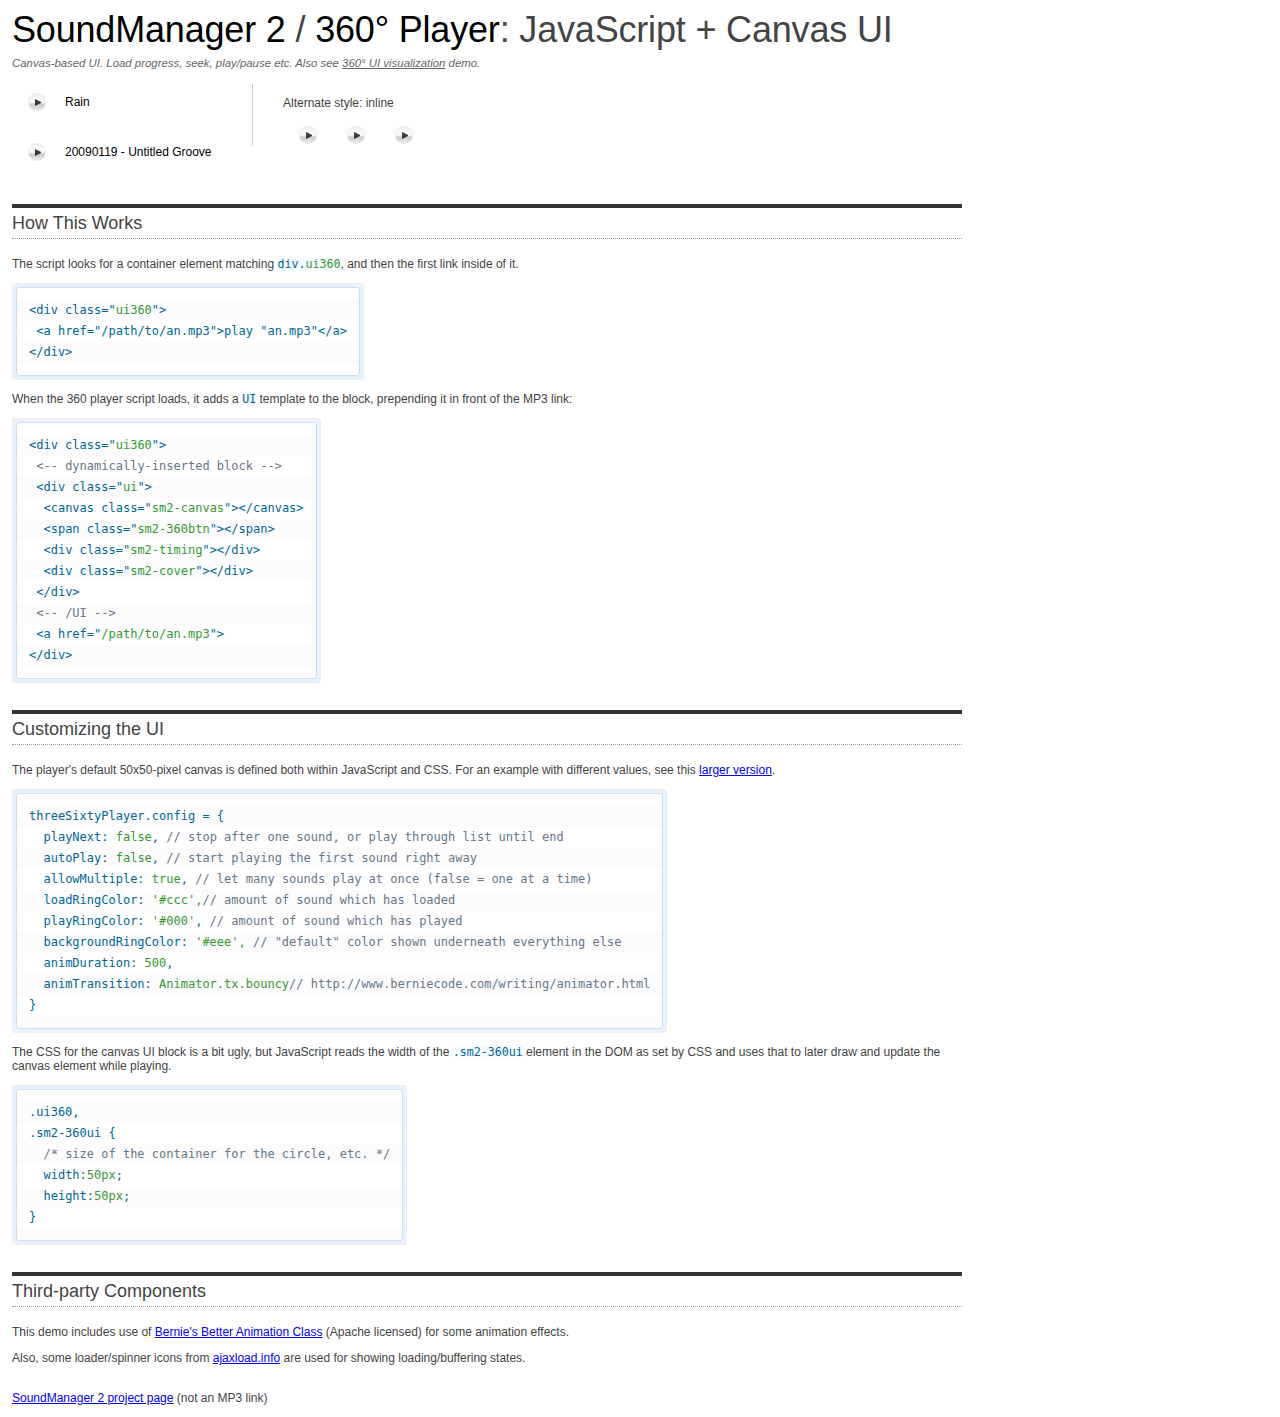
<file: lib/soundmanagerv297a-20130512/demo/360-player/index.html>
<!DOCTYPE html PUBLIC "-//W3C//DTD XHTML 1.0 Strict//EN"
	"http://www.w3.org/TR/xhtml1/DTD/xhtml1-strict.dtd">
<html xmlns="http://www.w3.org/1999/xhtml" lang="en" xml:lang="en">
<head>
<title>360&deg; MP3 player UI demo (SoundManager 2)</title>
<meta name="robots" content="noindex" />
<meta name="description" content="Javascript-driven sound, canvas-based MP3 player UI demo: 360-degree circular control / jog wheel example for playing MP3 links using SoundManager 2, Javascript and Canvas.">

<!-- required -->
<link rel="stylesheet" type="text/css" href="360player.css" />

<!-- special IE-only canvas fix -->
<!--[if IE]><script type="text/javascript" src="script/excanvas.js"></script><![endif]-->

<!-- Apache-licensed animation library -->
<script type="text/javascript" src="script/berniecode-animator.js"></script>

<!-- the core stuff -->
<script type="text/javascript" src="../../script/soundmanager2.js"></script>
<script type="text/javascript" src="script/360player.js"></script>

<script type="text/javascript">
soundManager.setup({
  // path to directory containing SM2 SWF
  url: '../../swf/'
});
</script>

<!-- stuff you don't need -->
<!-- makes the fonts nicer etc. -->
<link rel="stylesheet" type="text/css" href="../index.css" />
<link rel="stylesheet" type="text/css" href="demo.css" />

<!-- soundManager.useFlashBlock: related CSS -->
<link rel="stylesheet" type="text/css" href="../flashblock/flashblock.css" />

<style type="text/css">

/* Demo page, general layout */

body {
 background-image: none;
}

#left {
 position:relative;
 width:950px;
 max-width:100%;
}

#left h2 {
 padding-top:0px;
 margin-bottom:0.25em;
 color:#666;
}

pre.block {
 margin-top:0.5em;
}

</style>

</head>

<body>

<div id="left">

 	<h1><a href="http://www.schillmania.com/projects/soundmanager2/" title="Javascript MP3 player project home">SoundManager 2</a> / <a href="http://schillmania.com/projects/soundmanager2/demo/360-player/">360&deg; Player</a>: JavaScript + Canvas UI</h1>

 <p class="note" style="color:#666;margin-top:0.5em;margin-bottom:0.5em">Canvas-based UI. Load progress, seek, play/pause etc. Also see <a href="canvas-visualization.html" title="Javascript canvas visualization with waveform/eq data">360&deg; UI visualization</a> demo.</p>

<div id="sm2-container">
 <!-- flash movie is added here -->
</div>

<div style="margin-top:1.25em">

	<div style="float:left;display:inline;min-width:200px"> <!-- float is just for this demo layout, you don't need it. -->
 
	 <div class="ui360" style="margin-top:-0.55em"><a href="../_mp3/rain.mp3">Rain</a></div>

	 <div class="ui360"><a href="http://freshly-ground.com/data/audio/mpc/20090119%20-%20Untitled%20Groove.mp3">20090119 - Untitled Groove</a></div>

	</div>


	<div style="float:left;display:inline;margin-left:40px;border-left:1px solid #ccc;padding-left:30px;width:152px">

	 <p style="margin-top:1em;margin-bottom:0px">Alternate style: inline</p>

	 <div class="sm2-inline-list" style="margin-bottom:10px"> <!-- note the CSS class, changes the layout -->

	  <div class="ui360"><a href="http://www.freshly-ground.com/data/audio/binaural/Mak.mp3">Angry cow sound?</a></div>
	  <div class="ui360"><a href="http://www.freshly-ground.com/data/audio/binaural/Things that open, close and roll.mp3">Things that open, close and roll</a></div>
	  <div class="ui360"><a href="http://www.freshly-ground.com/misc/music/20060826%20-%20Armstrong.mp3">20060826 - Armstrong</a></div>

	 </div>

	</div>

</div>

<div style="clear:both"></div>

	
 <h3>How This Works</h3>

 <p>The script looks for a container element matching <code>div.<span>ui360</span></code>, and then the first link inside of it.</p>

 <div>
	
<pre class="block"><code>&lt;div class="<span>ui360</span>"&gt;
 &lt;a href="/path/to/an.mp3"&gt;play "an.mp3"&lt;/a&gt;
&lt;/div&gt;</code></pre>
  
 </div>

 <p>When the 360 player script loads, it adds a <code>UI</code> template to the block, prepending it in front of the MP3 link:</p>

<pre class="block"><code>&lt;div class="<span>ui360</span>"&gt;
 <span><span>&lt;-- dynamically-inserted block --&gt;</span></span>
 &lt;div class="<span>ui</span>"&gt;
  &lt;canvas class="<span>sm2-canvas</span>"&gt;&lt;/canvas&gt;
  &lt;span class="<span>sm2-360btn</span>"&gt;&lt;/span&gt; 
  &lt;div class="<span>sm2-timing</span>"&gt;&lt;/div&gt;
  &lt;div class="<span>sm2-cover</span>"&gt;&lt;/div&gt;
 &lt;/div&gt;
 <span><span>&lt;-- /UI --&gt;</span></span>
 &lt;a href="<span>/path/to/an.mp3</span>"&gt;
&lt;/div&gt;</code></pre>

<h3>Customizing the UI</h3>

<p>The player's default 50x50-pixel canvas is defined both within JavaScript and CSS. For an example with different values, see this <a href="canvas-visualization.html" title="360&deg; UI: larger version">larger version</a>.</p>

<pre class="block"><code>threeSixtyPlayer.config = {
  playNext: <span>false</span>, <span><span>// stop after one sound, or play through list until end</span></span>
  autoPlay: <span>false</span>, <span><span>// start playing the first sound right away</span></span>
  allowMultiple: <span>true</span>, <span><span>// let many sounds play at once (false = one at a time)</span></span>
  loadRingColor: <span>'#ccc',</span> <span><span>// amount of sound which has loaded</span></span>
  playRingColor: <span>'#000'</span>, <span><span>// amount of sound which has played</span></span>
  backgroundRingColor: <span>'#eee', </span><span><span>// "default" color shown underneath everything else</span></span>
  animDuration: <span>500</span>,
  animTransition: <span>Animator.tx.bouncy</span> <span><span>// http://www.berniecode.com/writing/animator.html</span></span>
}</code></pre>

<p>The CSS for the canvas UI block is a bit ugly, but JavaScript reads the width of the <code>.sm2-360ui</code> element in the DOM as set by CSS and uses that to later draw and update the canvas element while playing.</p>

<pre class="block"><code>.ui360,
.sm2-360ui {
  <span><span>/* size of the container for the circle, etc. */</span></span>
  width:<span>50px</span>;
  height:<span>50px</span>;
}
</code></pre>

<h3>Third-party Components</h3>

<p>This demo includes use of <a href="http://www.berniecode.com/writing/animator.html">Bernie's Better Animation Class</a> (Apache licensed) for some animation effects.</p>
<p>Also, some loader/spinner icons from <a href="http://ajaxload.info">ajaxload.info</a> are used for showing loading/buffering states.</p>

<hr />

 <p>
  <a href="http://www.schillmania.com/projects/soundmanager2/" title="SoundManager 2 home">SoundManager 2 project page</a> (not an MP3 link)
 </p>


</div>

</body>
</html>
</file>
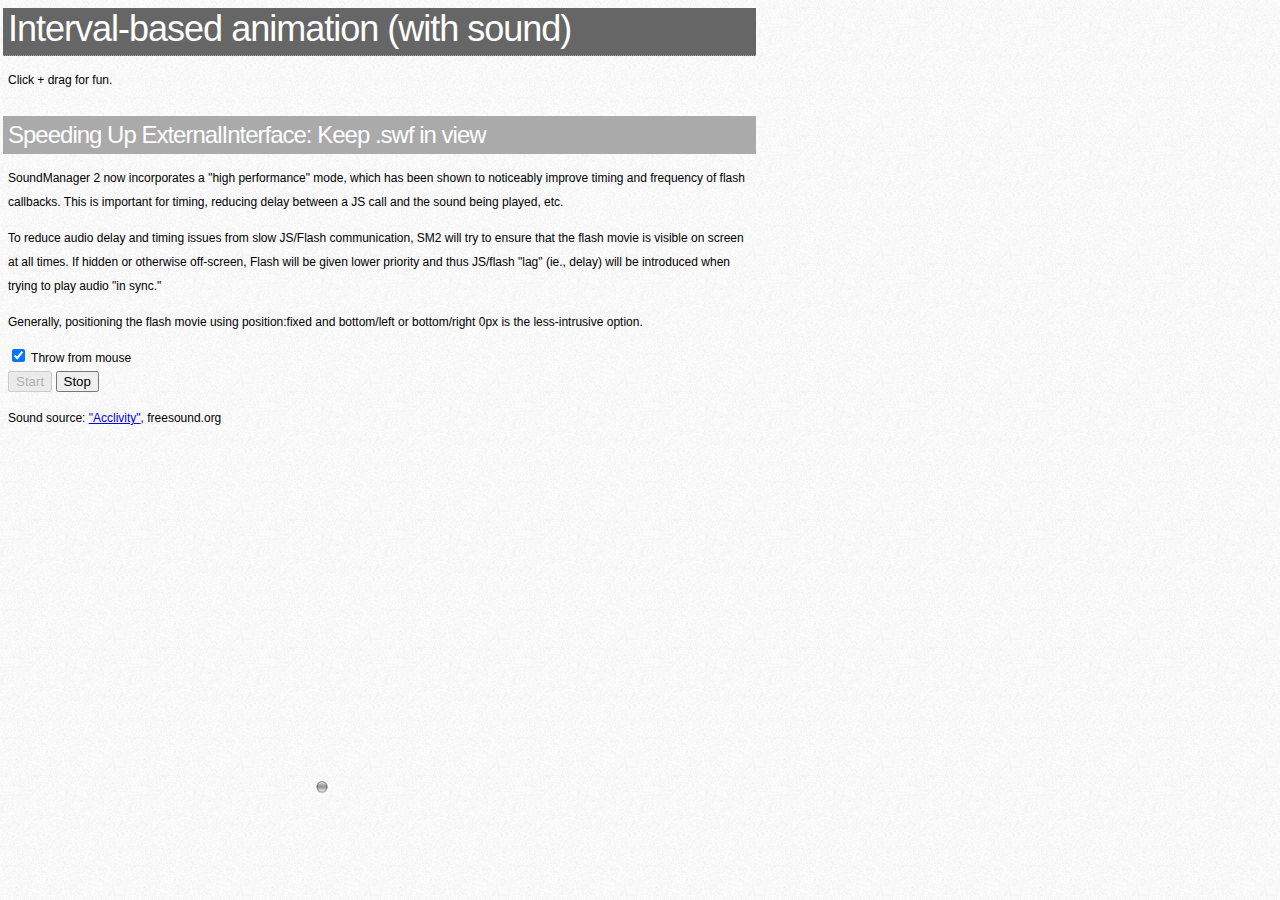
<file: lib/soundmanagerv297a-20130512/demo/animation-1/index.html>
<!DOCTYPE html PUBLIC "-//W3C//DTD XHTML 1.0 Strict//EN"
	"http://www.w3.org/TR/xhtml1/DTD/xhtml1-strict.dtd">
<html xmlns="http://www.w3.org/1999/xhtml" lang="en" xml:lang="en">
<head>
<link rel="stylesheet" href="../template/template.css" media="screen" />
<link rel="stylesheet" href="css/animation.css" media="screen" />
<script type="text/javascript" src="../../script/soundmanager2-nodebug-jsmin.js"></script>
<script type="text/javascript" src="script/animation.js"></script>
</head>
<body>

<div style="margin-right:43em">
	
<h1>Interval-based animation (with sound)</h1>

<p>
 Click + drag for fun.
</p>

<h2>Speeding Up ExternalInterface: Keep .swf in view</h2>

<p>SoundManager 2 now incorporates a "high performance" mode, which has been shown to noticeably improve timing and frequency of flash callbacks. This is important for timing, reducing delay between a JS call and the sound being played, etc.</p>

<p>To reduce audio delay and timing issues from slow JS/Flash communication, SM2 will try to ensure that the flash movie is visible on screen at all times. If hidden or otherwise off-screen, Flash will be given lower priority and thus JS/flash "lag" (ie., delay) will be introduced when trying to play audio "in sync."</p>

<p>Generally, positioning the flash movie using position:fixed and bottom/left or bottom/right 0px is the less-intrusive option.</p>

<p style="margin:0px;padding:0px">
 <input id="useMouse" name="usemouse" value="usemouse" type="checkbox"> Throw from mouse
</p>
<p style="margin:0px;padding:0px">
 <button id="b-start" onclick="startAnimation()" disabled="disabled">Start</button>
 <button id="b-stop" onclick="stopAnimation()" disabled="disabled">Stop</button>
</p>


<p>Sound source: <a href="http://www.freesound.org/search/?q=19987">"Acclivity"</a>, freesound.org</p>

</div>

<div id="ball-container" class="balls">
 <img src="image/ball.gif" alt="" />
</div>

</body>
</html>
</file>
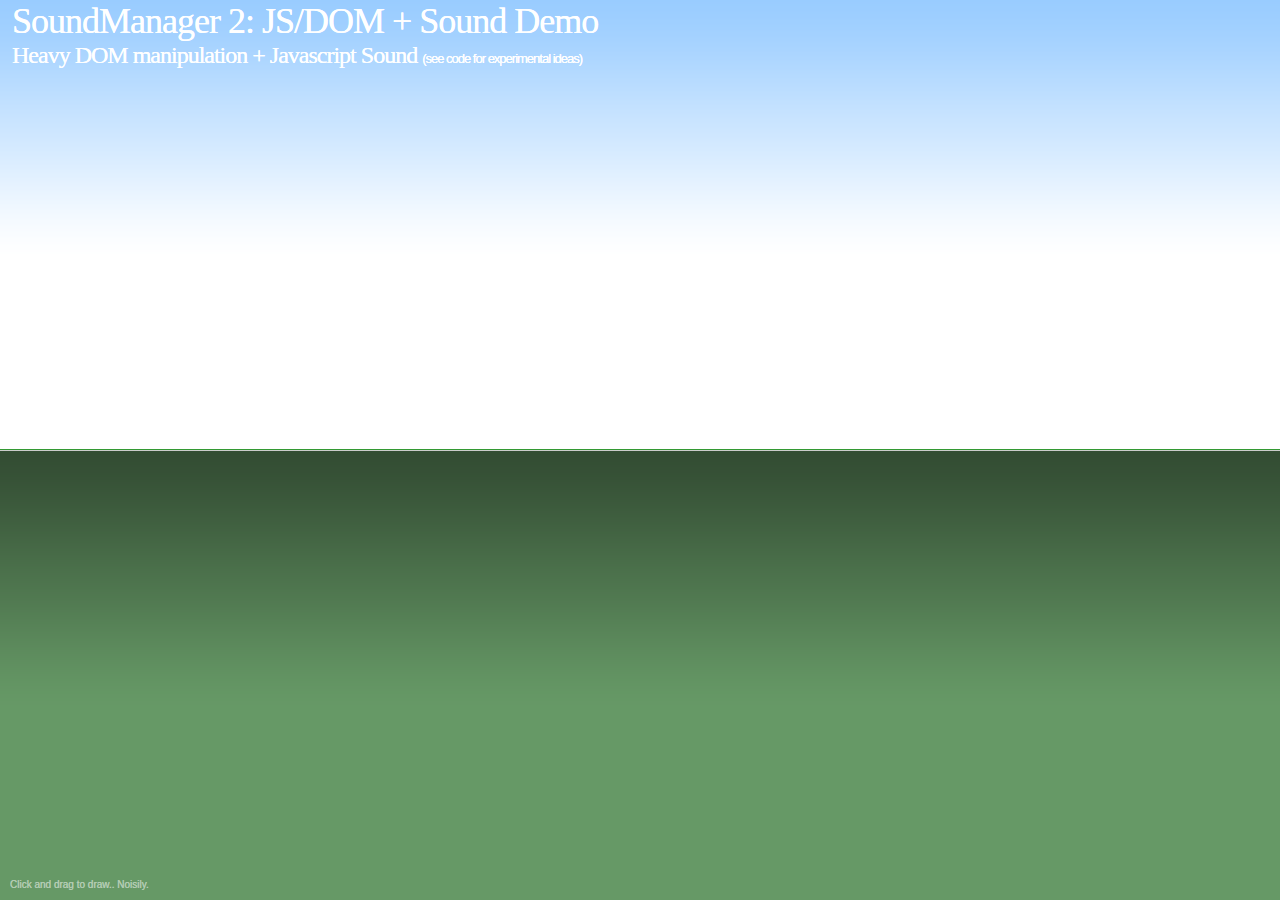
<file: lib/soundmanagerv297a-20130512/demo/animation-2a/index.html>
<html>
<head>
<title>SoundManager Demo</title>
<meta name="robots" content="noindex" />
<style type="text/css">

html, body {
 margin:0px;
 padding:0px;
}

body {
 color:#fff;
 font-size:75%;
 text-shadow:0 0 0 #fff; /* Safari nonsense */
 font-family:verdana,arial,tahoma,"sans serif";
}

h1, h2, h3 {
 font:300 3em "Helvetica Neue",georgia,"times new roman","Arial Rounded MT Bold",helvetica,verdana,tahoma,arial,"sans serif";
 font-weight:normal;
 margin-bottom:0px;
}


h1 {
 margin-top:0px;
}

h1, h2 {
 letter-spacing:-1px; /* zomg web x.0! ;) */ 
}

h2 {
 font-size:2em;
 margin-top:0px;
 color:#fff;
}

h2 span {
 text-indent:1em;
 font-family:verdana,tahoma,arial;
 font-size:small;
}

p {
 position:absolute;
 left:1em;
 bottom:0px;
 font-size:x-small;
 opacity:0.5;
}

#instructions {
 position:absolute;
 left:1em;
 top:0px;
}

#canvas {
 position:absolute;
 left:0px;
 top:0px;
 width:100%;
 height:100%;
 overflow:hidden;
}

#horizon {
 position:relative;
 height:50%;
 background:transparent url(bg-sky.png) 0px 0px repeat-x;
}

#land {
 position:absolute;
 bottom:0px;
 left:0px;
 width:100%;
 height:50%;
 border-top:1px solid #339933;
 margin-bottom:0px;
 background:#669966 url(bg-land.png) 0px 0px repeat-x;
}

#content {
 position:relative;
 border-top:1px solid #ccc;
}

#cursor-shade {
 position:absolute;
 left:-100px;
 top:-100px;
 margin:0px 0px 0px -2px;
 width:20px;
 height:24px;
 opacity:0.75;
}

#sun {
 position:absolute;
 top:50%;
 width:100%;
 height:128px;
 margin-top:-66px;
 background:transparent url(sun-test.png) 50% 0px no-repeat;
 display:none;
}

.dot {
 position:absolute;
 width:32px;
 height:32px;
}

#overlay {
 position:absolute;
 left:0px;
 top:0px;
 width:100%;
 height:100%;
 cursor:url(cursor-11.cur),default;
}

</style>
<script type="text/javascript" src="../../script/soundmanager2-nodebug-jsmin.js"></script>
<script type="text/javascript">

function _id(sID) {return document.getElementById(sID);}

function Cursor() {
  var self = this;
  this.o = null;
  this.offX = 20;
  this.offY = 40;
  this.screenX = null;
  this.screenY = null;
  this.screenXHalf = null;
  this.screenYHalf = null;
  this.lastCursor = null;
  this.cursorRange = 9;
  this.oDots = _id('dots');

  this.painting = 0;

  this.sounds = [];
  this.soundIndex = 0;
  this.soundTimer = null;

  this.oDot = document.createElement('img');
  this.oDot.className = 'dot';
  this.oDot.src = 'dot.png';

  this.refreshCoords = function() {
    self.screenX = (window.innerWidth||document.documentElement.clientWidth||document.body.clientWidth);
    self.screenY = (window.innerHeight||document.documentElement.clientHeight||document.body.clientHeight);
    self.screenXHalf = parseInt(self.screenX/2);
    self.screenYHalf = parseInt(self.screenY/2);
  }

  this.mousedown = function(e) {
    self.painting = true;
    return false;
  }

  this.mouseup = function(e) {
    self.painting = false;
    return false;
  }

  this.mousemove = function(e) {
    var evt = e?e:event;
    var x = evt.clientX;
    var y = evt.clientY;
    var xHalf = self.screenXHalf;
    var yHalf = self.screenYHalf;
    var scaleX = (x>xHalf?(x-xHalf)/xHalf:-((xHalf-x)/xHalf));
    var scaleY = (y>yHalf?(y-yHalf)/yHalf:0);
    var xScale = (self.offX*scaleY)*scaleX;
    var yScale = self.offY*scaleY;
    var cursor = parseInt(self.cursorRange*scaleY);
    if (cursor != self.lastCursor) {
      var curString = 'cursor-'+(Math.min(11,cursor+3))+'.cur';
      document.documentElement.style.cursor = 'url("'+curString+'"),default';
      _id('overlay').style.cursor = 'url("'+curString+'"),default';
      self.lastCursor = cursor;
    }
    var xDiff = (x+xScale);
    self.o.style.left = (xDiff)+'px';
    self.o.style.top = (y+yScale)+'px';
    self.o.style.width = ((20*scaleY)+'px');
    self.o.style.height = ((24*scaleY)+'px');
    self.o.style.opacity = Math.max((scaleY-0.33),0.33);
    if (self.painting && scaleY>0) self.paint(x,y,scaleX,scaleY);
    return false;
  }

  this.paint = function(x,y,scaleX,scaleY) {
    var oD = self.oDot.cloneNode(false);
    var size = 32*scaleY;
    oD.style.left = (x-size)+'px';
    oD.style.top = (y-size)+'px';
    oD.style.width = (size+'px');
    oD.style.height = (size+'px');
    oD.style.opacity = Math.min(1,Math.max(scaleY*1.5,0.1));
    self.oDots.appendChild(oD);

    // var sID = self.sounds[0].id;
    if (!self.soundTimer) {
      // self.soundTimer = window.setTimeout(function(){soundManager.play(sID,{volume:100*scaleY,pan:100*scaleX});self.soundTimer=null;},20);
      self.sounds[Math.random()>0.5?1:0].play({pan:100*scaleX,volume:100*scaleY});
    }
    // if (self.soundIndex++>=self.sounds.length-1) self.soundIndex = 0;
  }

  this.createSounds = function() {
    self.sounds[0] = soundManager.createSound('paint','../animation/audio/fingerplop.mp3');
    self.sounds[1] = soundManager.createSound('paint2','../animation/audio/fingerplop2.mp3');
  }

  this.createSounds();

  this.o = _id('cursor-shade');
  this.refreshCoords();

  window.onresize = this.refreshCoords;
  _id('overlay').onmousedown = this.mousedown;
  _id('overlay').onmouseup = this.mouseup;  
  document.onmousemove = this.mousemove;

}

var cursor = null;

var sounds = [];

function doEvil() {

// HIGHLY EXPERIMENTAL (and dangerous) optimation testing - attempting to override Flash's ExternalInterface JS. :D - The below may have only been relevant to Flash 8.

if (typeof window.__flash__argumentsToXML !== 'undefined') {

	window.__flash__argumentsToXML = function(obj,index) {
		var s = ["<arguments>"];
		for (var i=index, j=obj.length; i<j; i++) {
			s[s.length] = __flash__toXML(obj[i]);
		}
	        s[s.length] = "</arguments>";
	        // console.log('argumentsToXML: '+s.length+' items');
		return s.join('');
	}

	window.__flash__arrayToXML = function(obj) {
		var s = ["<array>"];
		for (var i=0,j=obj.length; i<j; i++) {
			s[s.length] = "<property id=\"" + i + "\">" + __flash__toXML(obj[i]) + "</property>";
		}
	        s[s.length] = "</array>";
	        // console.log('arrayToXML: '+s.length+' items');
		return s.join('');
	}

	window.__flash__escapeXML = function(s) {
	        // console.log('escapeXML'); //  '+s.length);
		return s; // s.replace(/&/g, "&amp;").replace(/</g, "&lt;").replace(/>/g, "&gt;").replace(/"/g, "&quot;").replace(/'/g, "&apos;");
	}

	window.__flash__objectToXML = function(obj) {
	        console.log('objectToXML');
		var s = ["<object>"];
		for (var prop in obj) {
			s[s.length] = "<property id=\"" + prop + "\">" + __flash__toXML(obj[prop]) + "</property>";
		}
	        s[s.length] = "</object>";
		return s.join('');
	}

	window.__flash__toXML = function(value) {
	   // console.log('toXML');
	   var type = typeof(value);
		if (type == "string") {
			return "<string>" + __flash__escapeXML(value) + "</string>";
		} else if (type == "undefined") {
	        return "<undefined/>";
		} else if (type == "number") {
	        return "<number>" + value + "</number>";
		} else if (value == null) {
	        return "<null/>";
		} else if (type == "boolean") {
	        return value ? "<true/>" : "<false/>";
		} else if (value instanceof Date) {
	        return "<date>" + value.getTime() + "</date>";
	   } else if (value instanceof Array) {
	       return __flash__arrayToXML(value);
	   } else if (type == "object") {
	       return __flash__objectToXML(value);
	   } else {
		    return "<null/>"; //???
		}
	}

	// this one non-IE, only?

	if (!navigator.userAgent.match(/MSIE/i)) {
	  window.__flash__request.prototype = function(name) {
	    return "<invoke name=\"" + name + "\" returntype=\"javascript\">" + __flash__argumentstoXML(arguments, 1) + "</invoke>";
	  }
	}
}

}

function doInit() {
  doEvil(); // NOTE: highly experimental, only a performance test; probably doesn't apply to Flash 9, and/or does nothing, or bad things.
  cursor = new Cursor();
}

soundManager.setup({
  preferFlash: true,
  flashVersion: 9,
  url: '../../swf/',
  useHighPerformance: true,
  wmode: 'transparent',
  debugMode: false,
  onready: doInit
});

</script>
</head>

<body>

<div>

<div id="canvas">

 <div id="horizon"></div>
 <div id="land">
  <div id="content">
  </div>
 </div>

 <div id="sun"></div>
 <div id="dots"></div>
 <img id="cursor-shade" src="cursor-shadow.png" alt="" />

</div>

<div id="instructions">
 <h1>SoundManager 2: JS/DOM + Sound Demo</h1>
 <h2>Heavy DOM manipulation + Javascript Sound <span>(see code for experimental ideas)</code></h2>
</div>

<p>Click and drag to draw.. Noisily.</p>
<div id="overlay"></div>

</div>

</body>
</html>
</file>
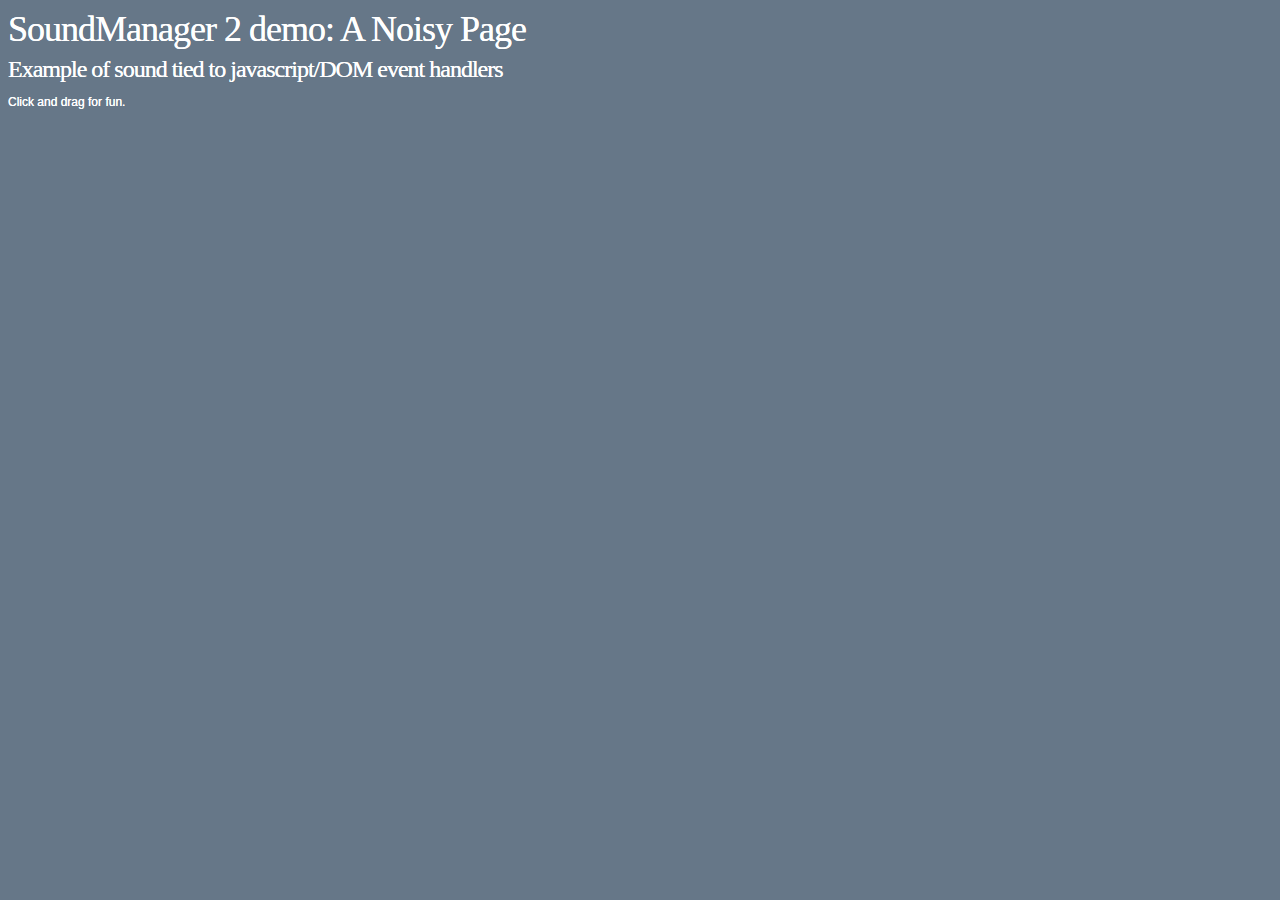
<file: lib/soundmanagerv297a-20130512/demo/animation-2b/index.html>
<!DOCTYPE html PUBLIC "-//W3C//DTD XHTML 1.0 Strict//EN"
	"http://www.w3.org/TR/xhtml1/DTD/xhtml1-strict.dtd">
<html xmlns="http://www.w3.org/1999/xhtml" lang="en" xml:lang="en">
<head>
<link rel="stylesheet" href="css/animation.css" media="screen" />
<script type="text/javascript" src="../../script/soundmanager2.js"></script>
<script type="text/javascript" src="script/animation.js"></script>
</head>
<body>

<div>

 <h1>SoundManager 2 demo: A Noisy Page</h1>
 <h2>Example of sound tied to javascript/DOM event handlers</h2>

 <p>Click and drag for fun.</p>

</div>

</body>
</html>
</file>
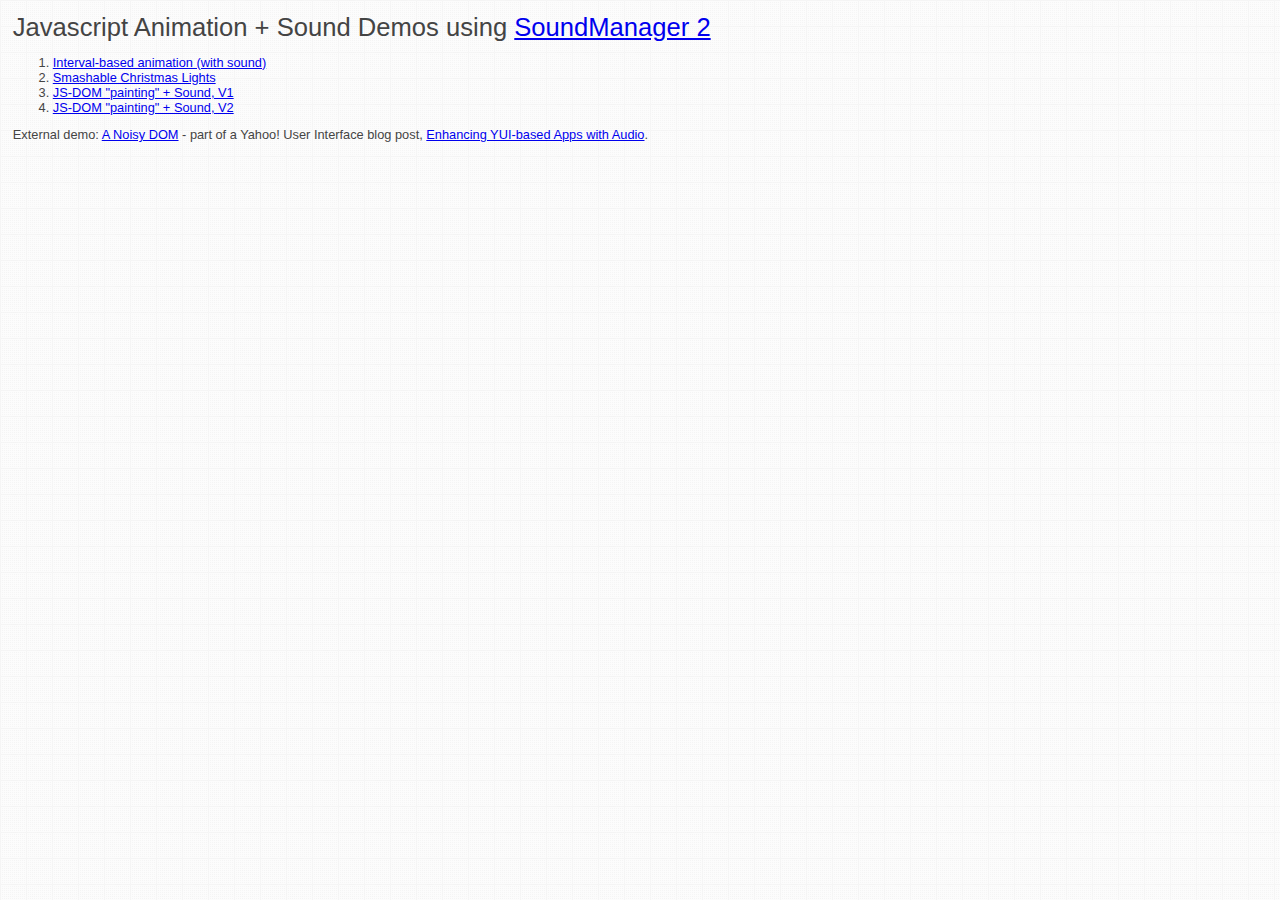
<file: lib/soundmanagerv297a-20130512/demo/animation/index.html>
<!DOCTYPE html PUBLIC "-//W3C//DTD XHTML 1.0 Strict//EN"
	"http://www.w3.org/TR/xhtml1/DTD/xhtml1-strict.dtd">
<html xmlns="http://www.w3.org/1999/xhtml" lang="en" xml:lang="en">
<head>
<title>SoundManager 2: Animation + Sound Demos</title>
<meta name="robots" content="noindex" />
<link rel="stylesheet" href="../index.css" media="screen" />
</head>
<body>

<div style="margin:1em">

<h1>Javascript Animation + Sound Demos using <a href="http://www.schillmania.com/projects/soundmanager2/">SoundManager 2</a></h1>

<ol>
 <li><a href="../animation-1/">Interval-based animation (with sound)</a></li>
 <li><a href="../christmas-lights/">Smashable Christmas Lights</a></li>
 <li><a href="../animation-2a/">JS-DOM "painting" + Sound, V1</a></li>
 <li><a href="../animation-2b/">JS-DOM "painting" + Sound, V2</a></li>
</ol>

<p>External demo: <a href="http://www.schillmania.com/content/demos/yui-sm2/noisy-events/">A Noisy DOM</a> - part of a Yahoo! User Interface blog post, <a href="http://www.yuiblog.com/blog/2009/06/30/yui-soundmanager/">Enhancing YUI-based Apps with Audio</a>.</p>

<script type="text/javascript">
function fixLinks() {
  if (document.location.protocol.match(/http/i)) {
    return false;
  }
  // presumably offline - add index.html to local links, so offline browsing is seamless
  var l = document.getElementsByTagName('a');
  var s = null;
  var tmp = null;
  var cn = null;
  for (var i=l.length; i--;) {
    s = l[i].href.toString();
    cn = l[i].className;
    if (!s.match(/http/i) && !cn.match(/norewrite/i) && (s.match(/doc/i) || s.match(/demo/i) || s.match(/../))) {
      // yep, local.
      tmp = Math.max(s.lastIndexOf('?'),-1);
      tmp = Math.max(s.lastIndexOf('#'),tmp);
      tmp = Math.max(s.lastIndexOf('/')+1,tmp);
       // console.log(s+' '+s.lastIndexOf('?')+', '+s.lastIndexOf('#')+', '+s.lastIndexOf('/')+' = '+tmp);
      if (tmp == -1) {
        tmp = s.length;
      }
      if (!s.match(/\.html/i)) {
        l[i].setAttribute('href',s.substr(0,tmp)+'index.html'+s.substr(tmp));
      }
    }
  }
}
fixLinks();
</script>

</div>
</file>
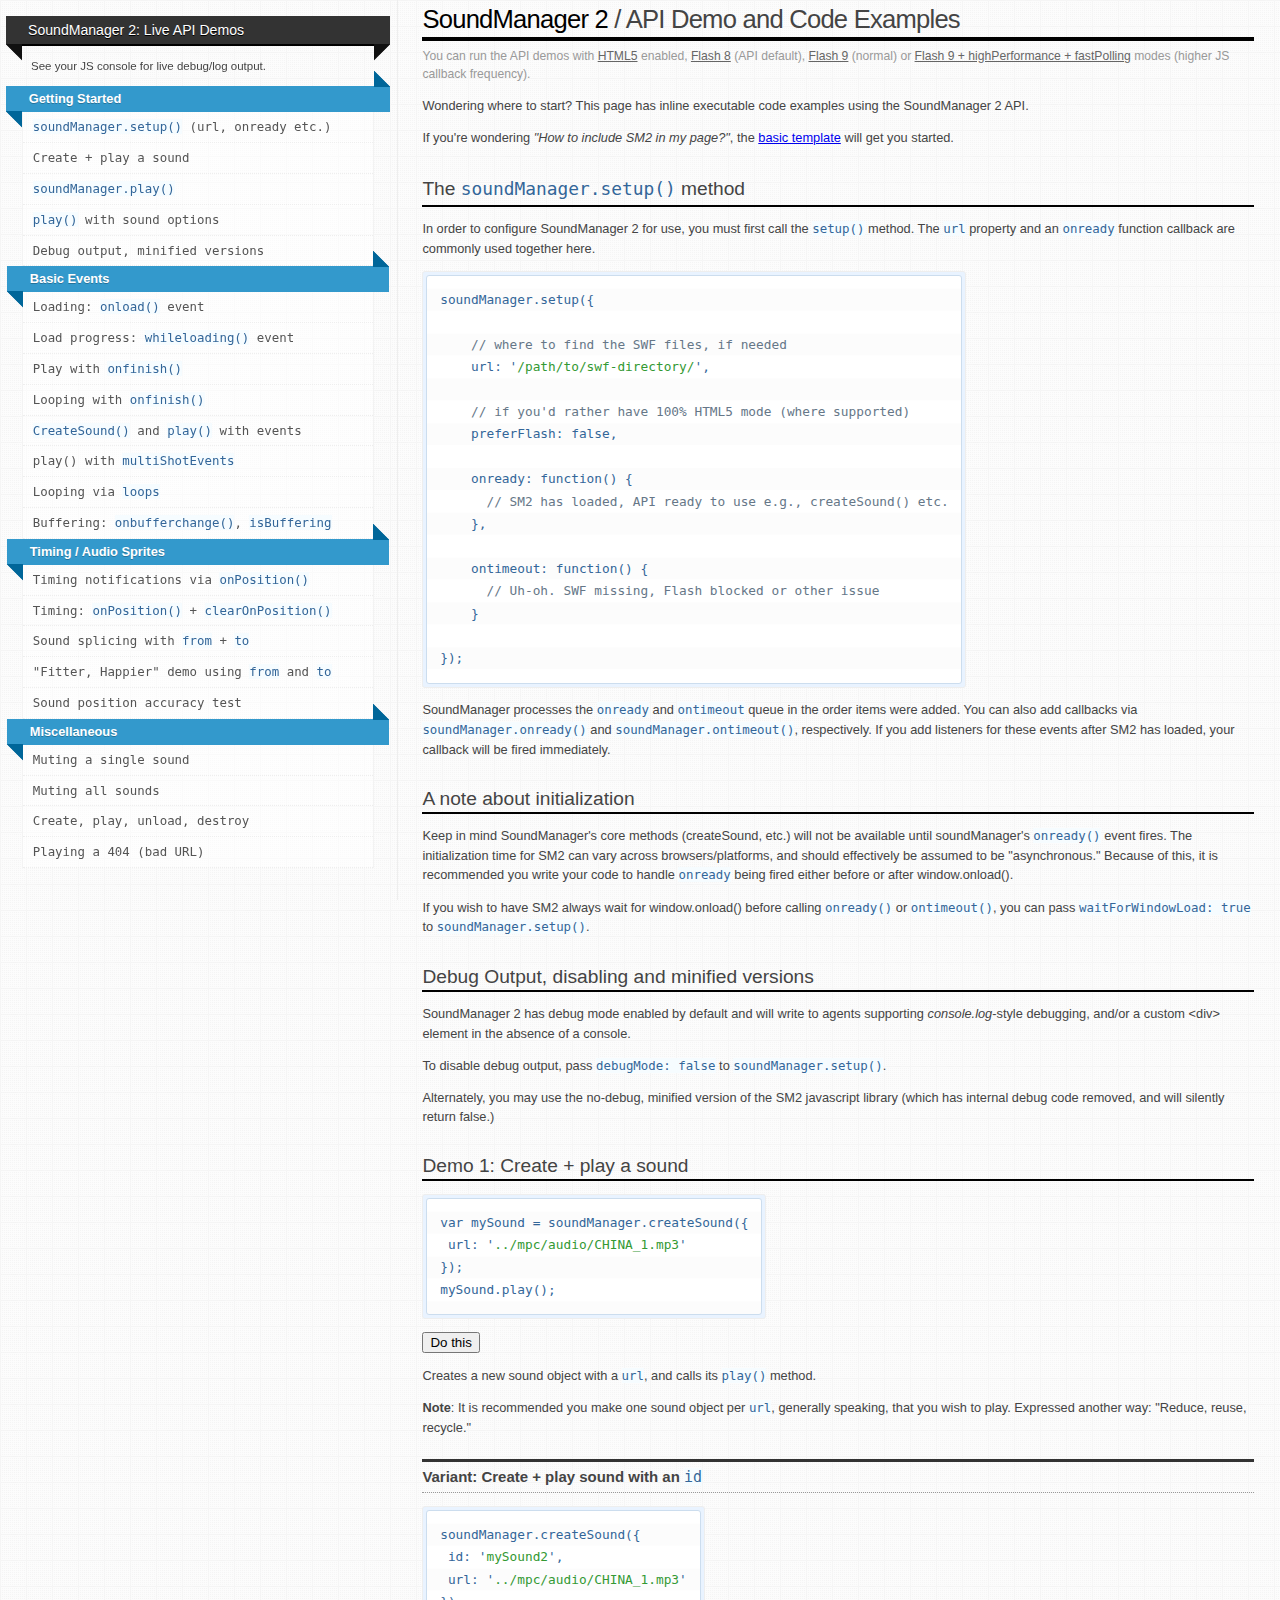
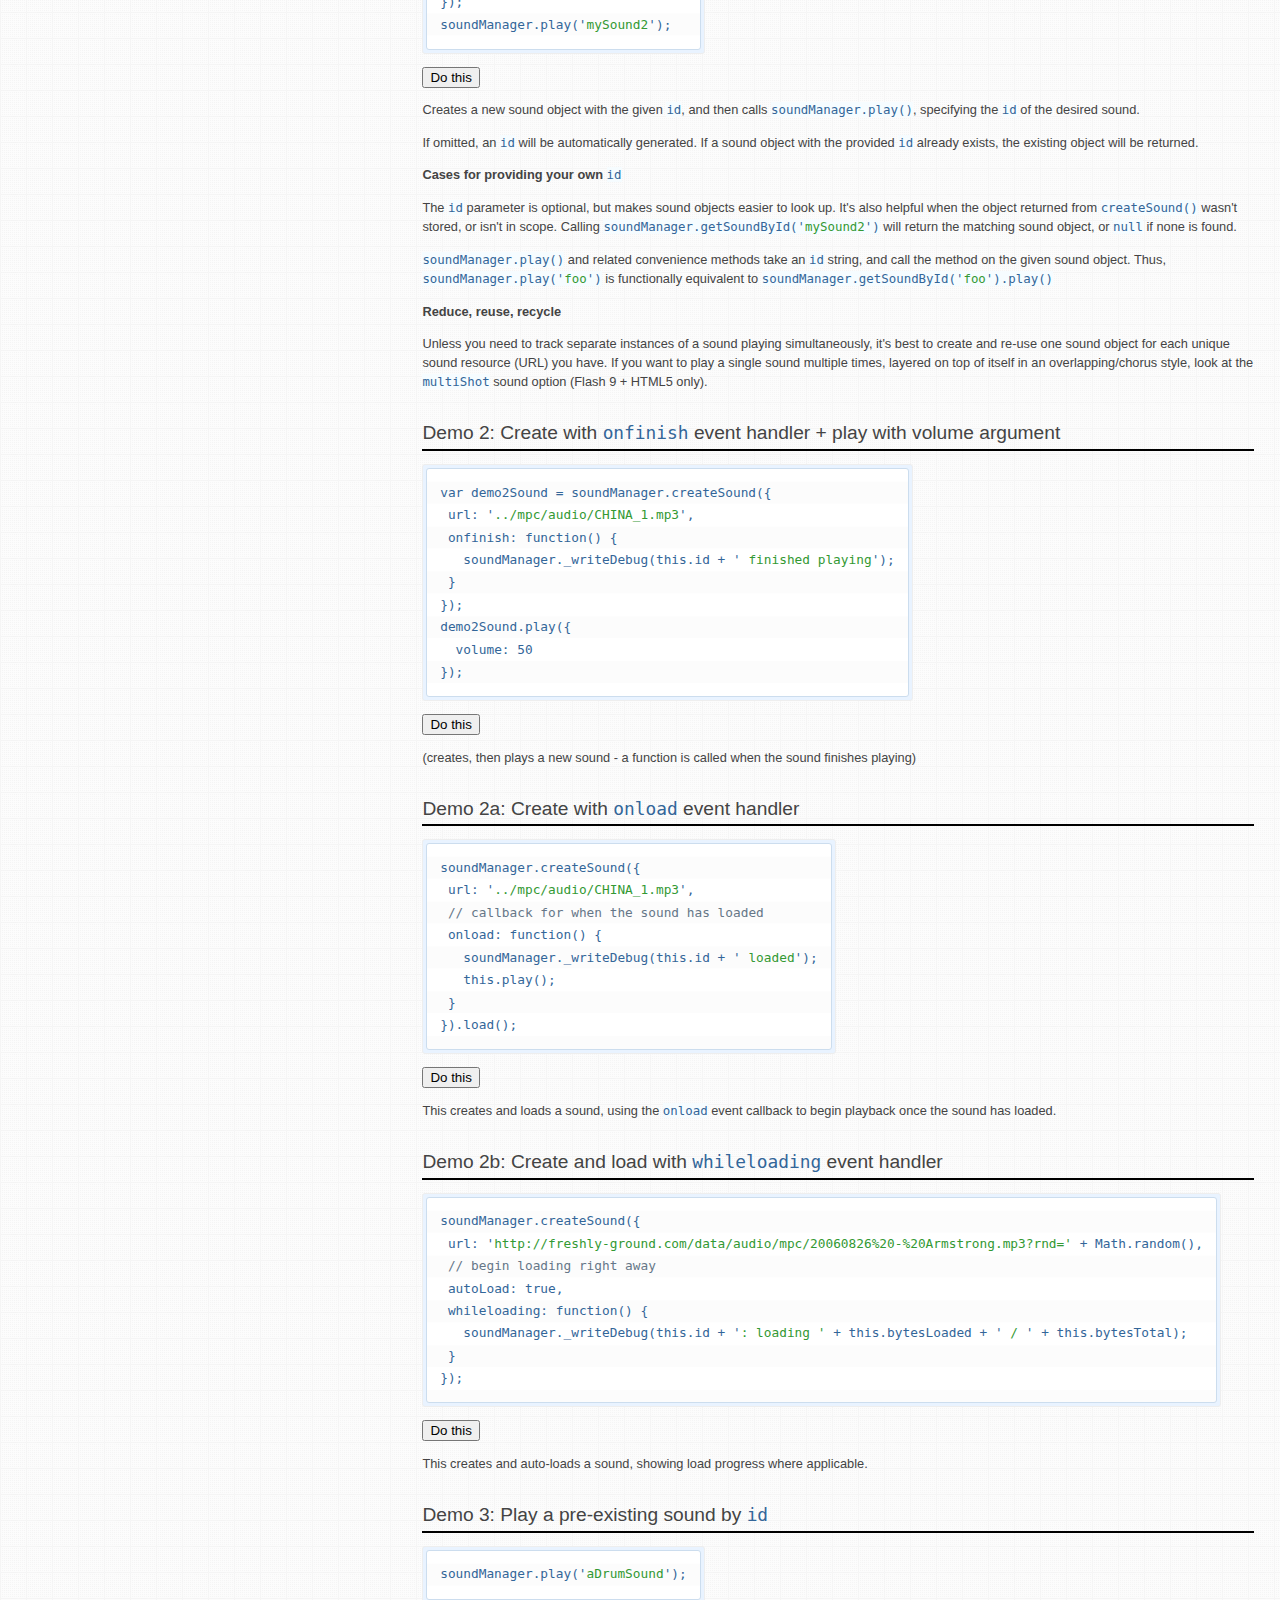
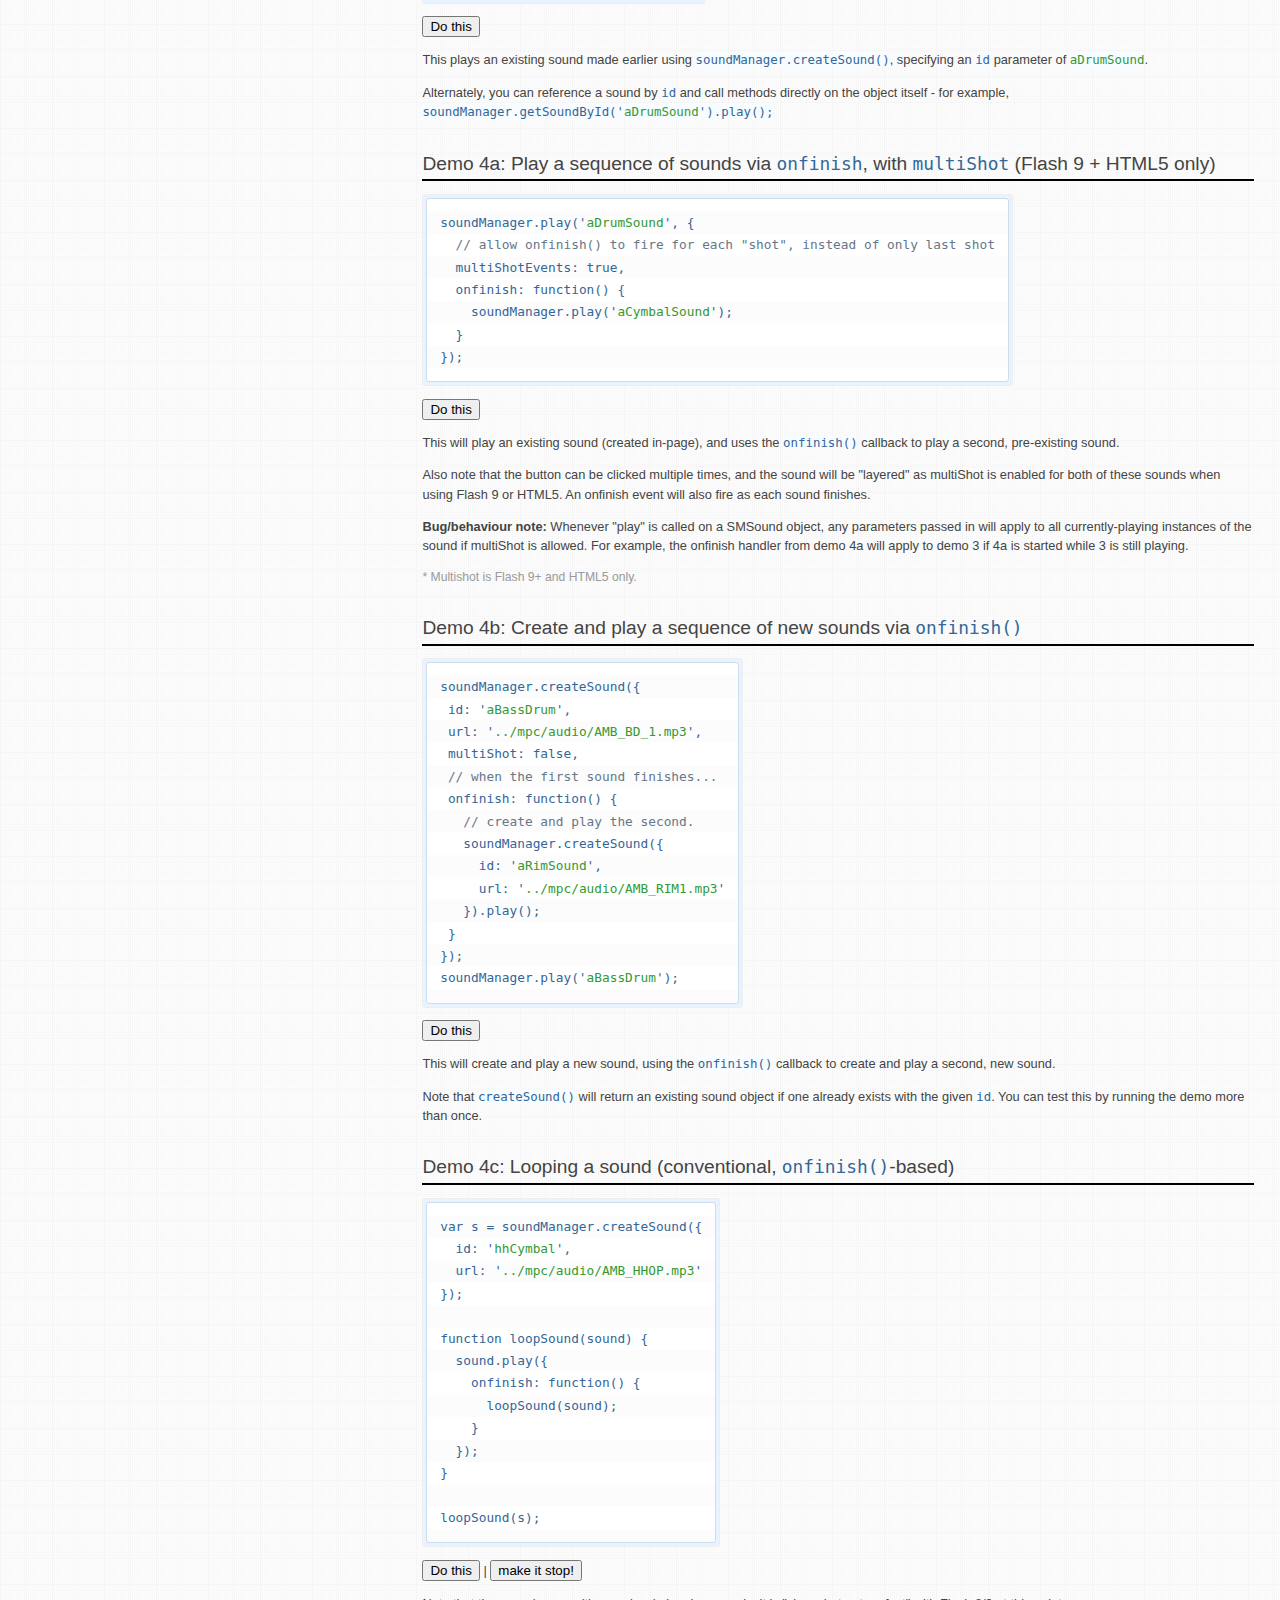
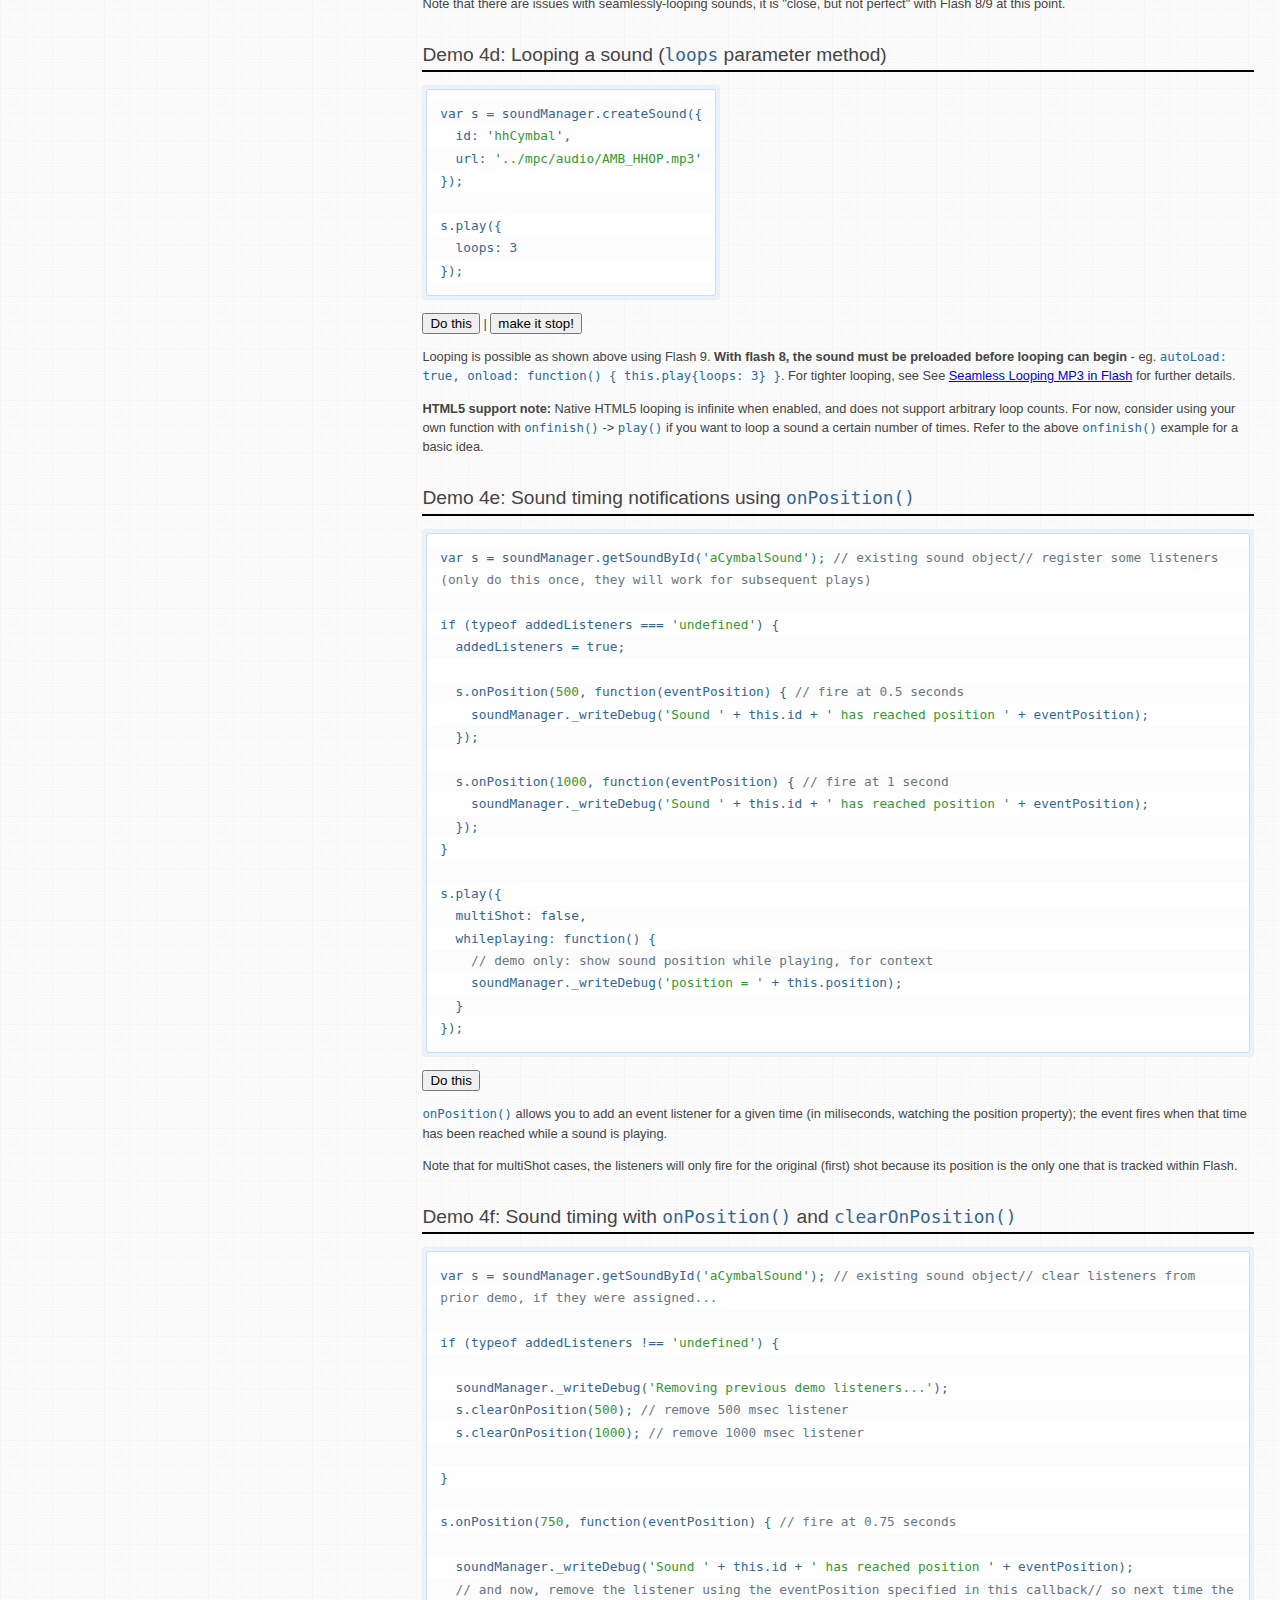
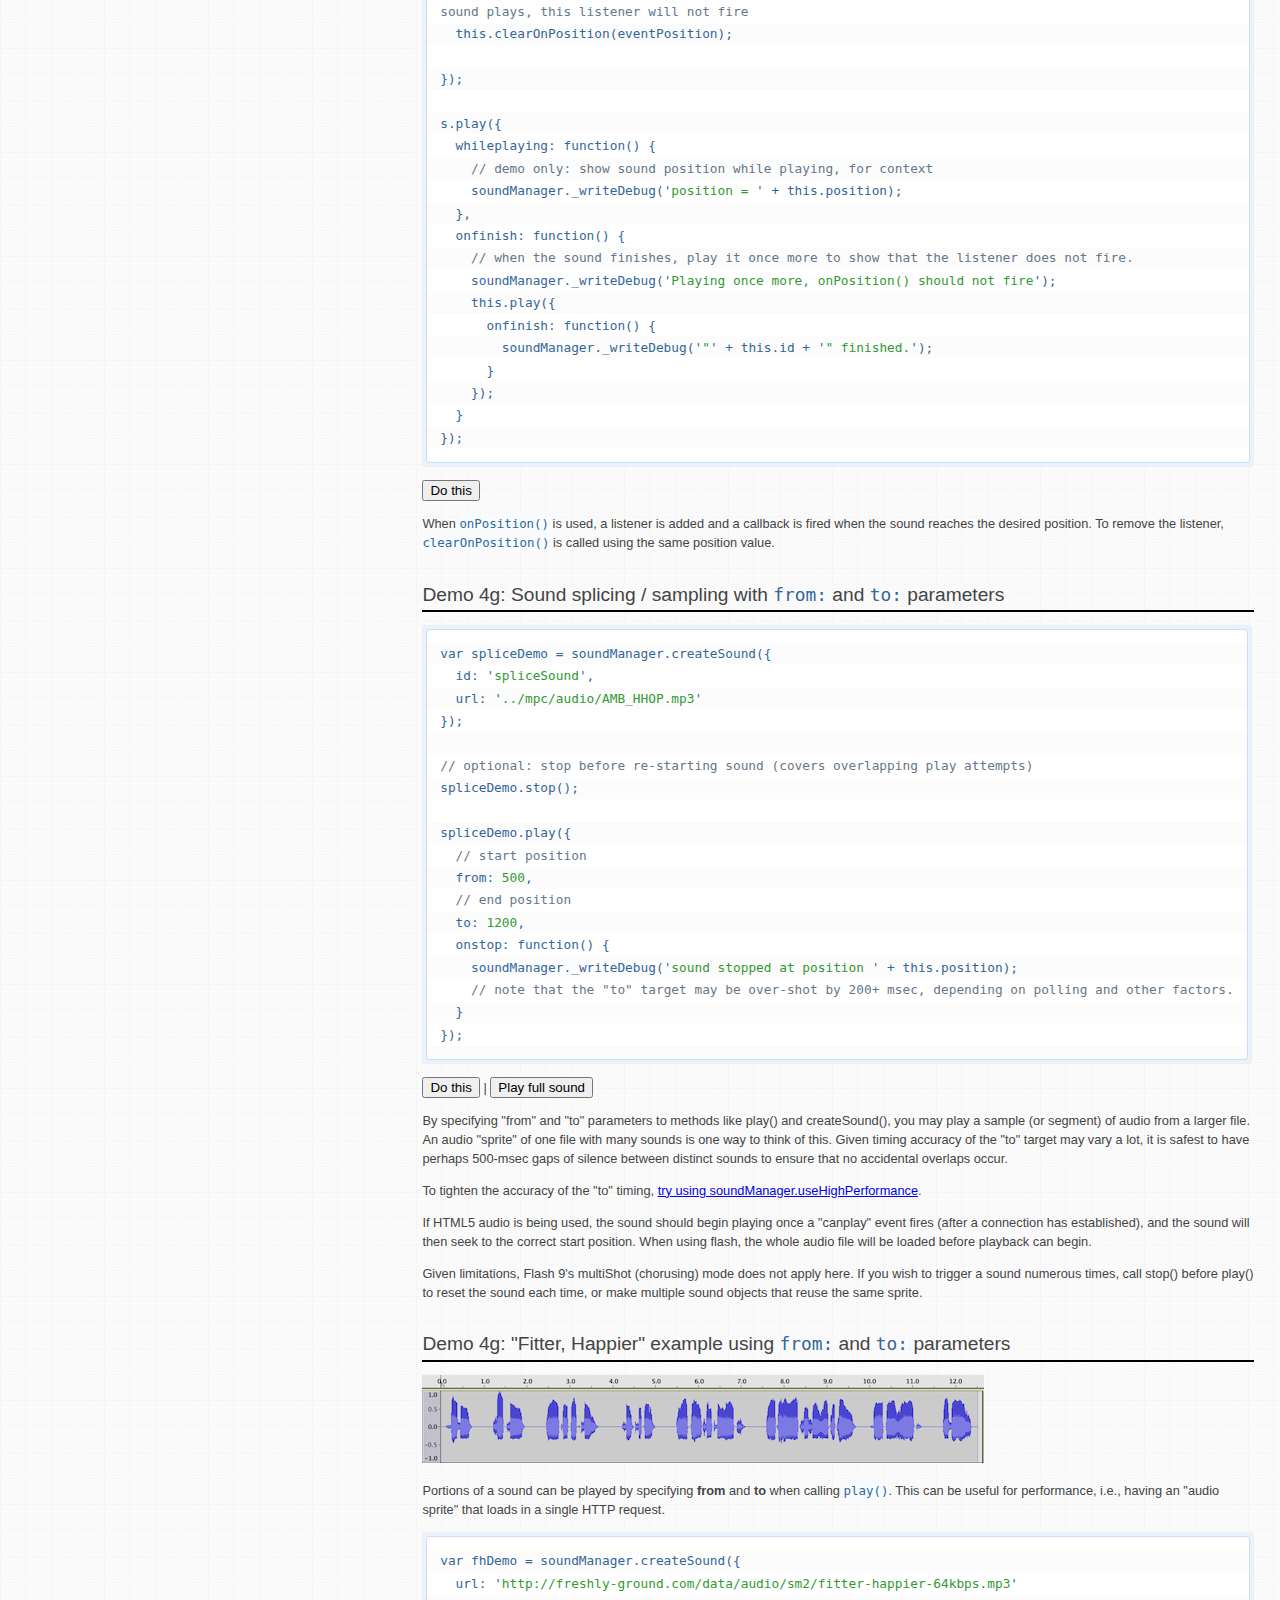
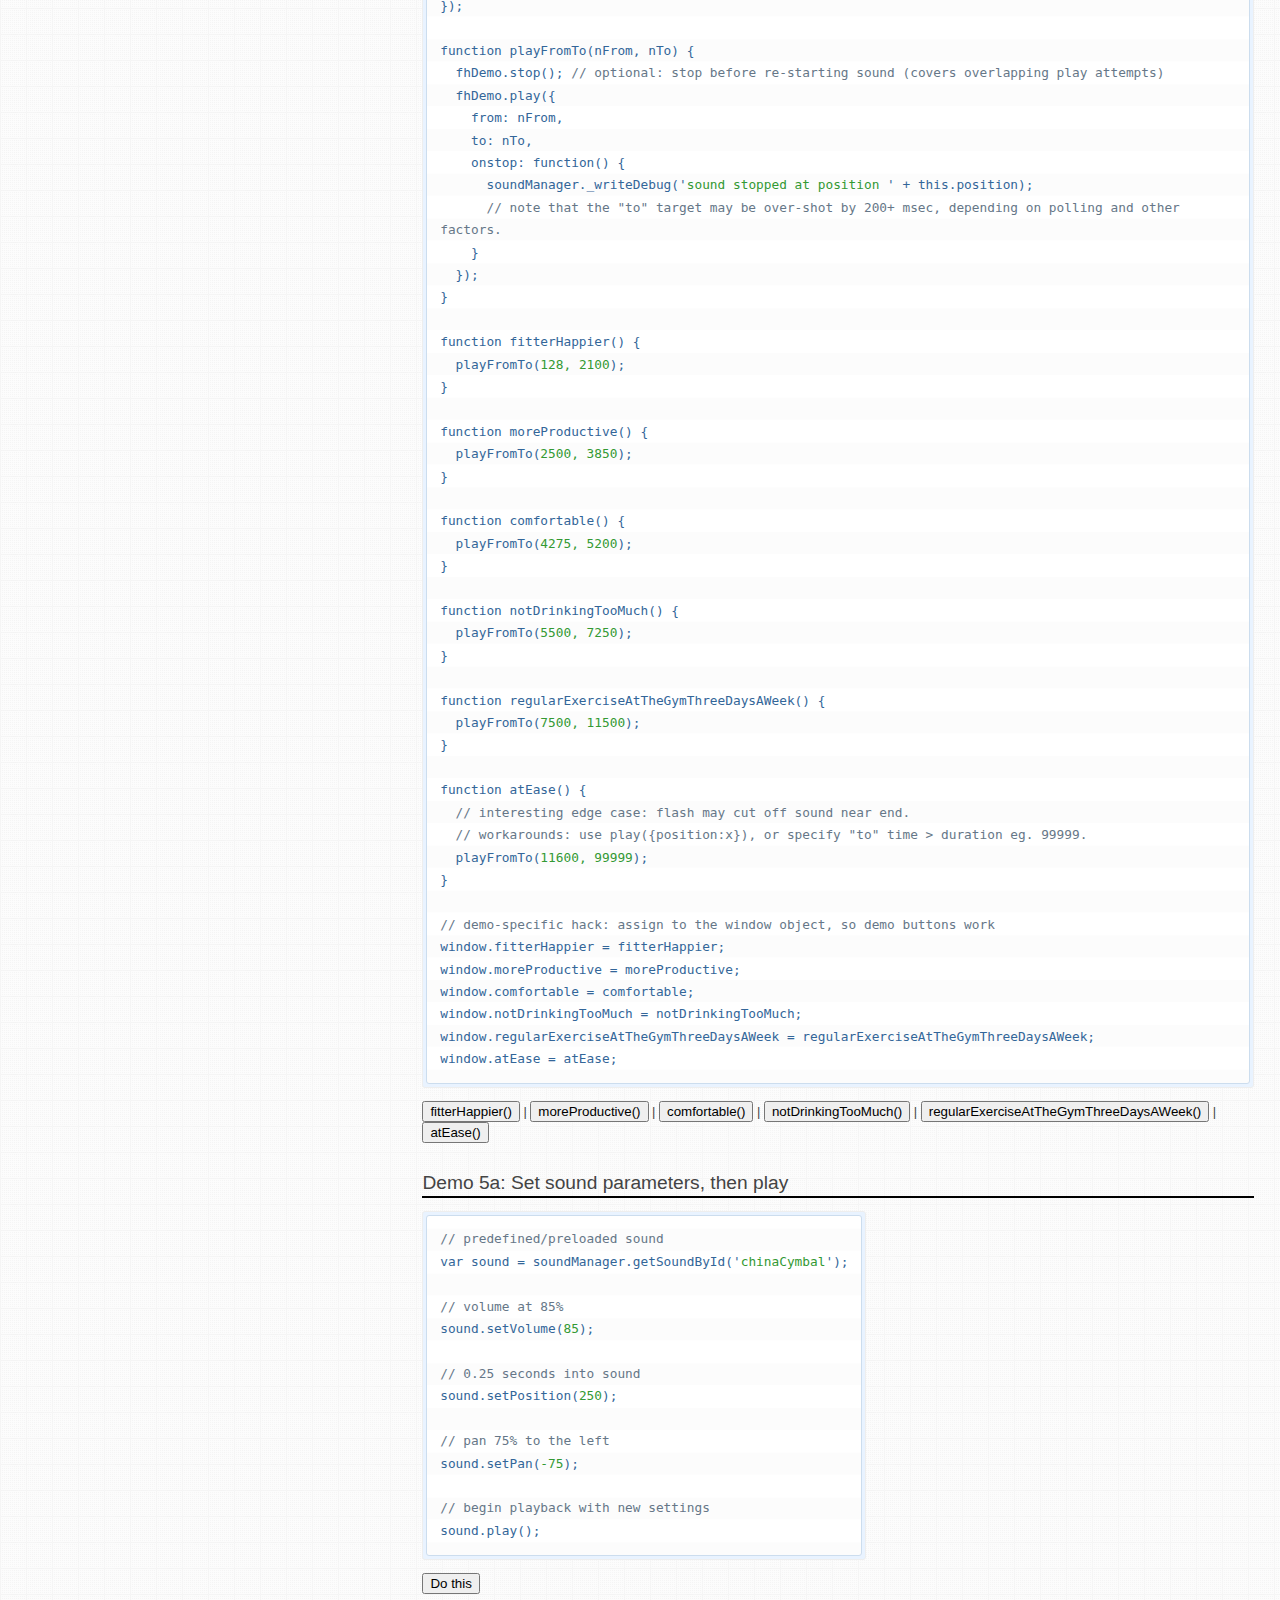
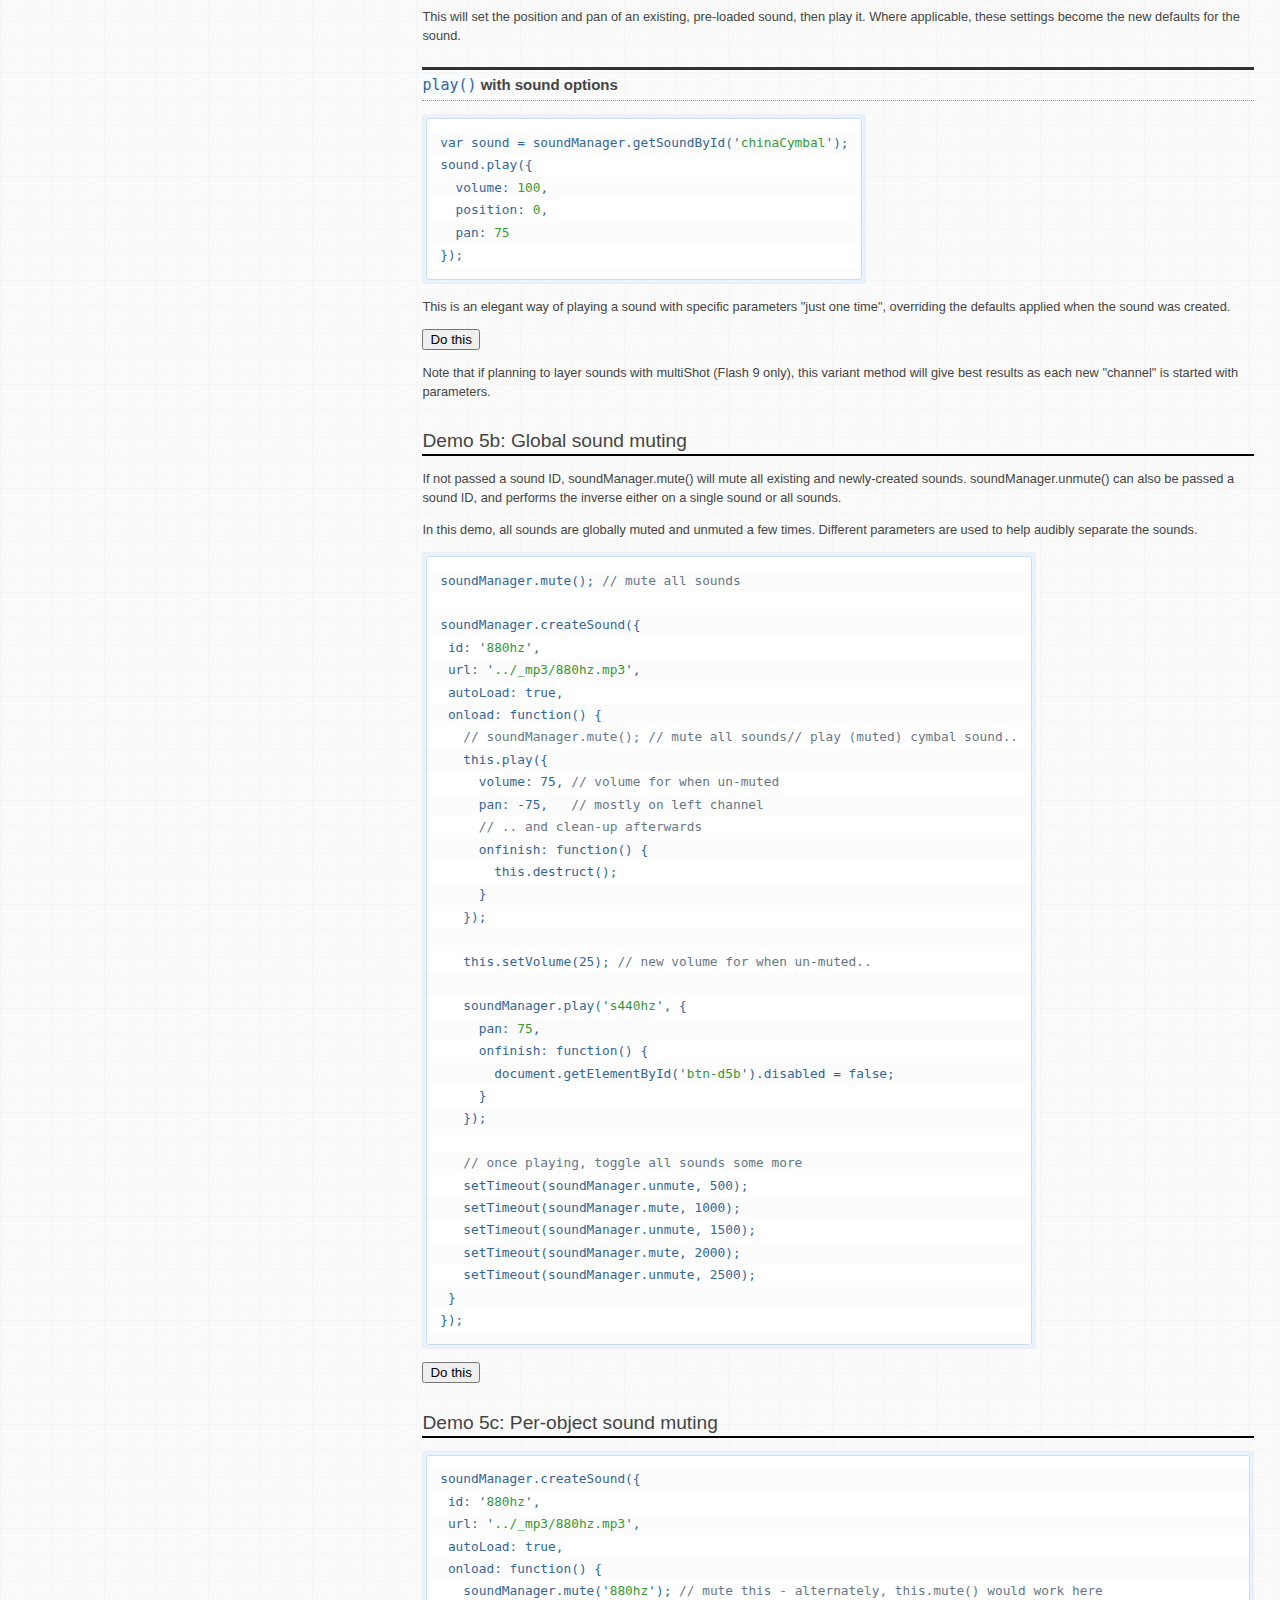
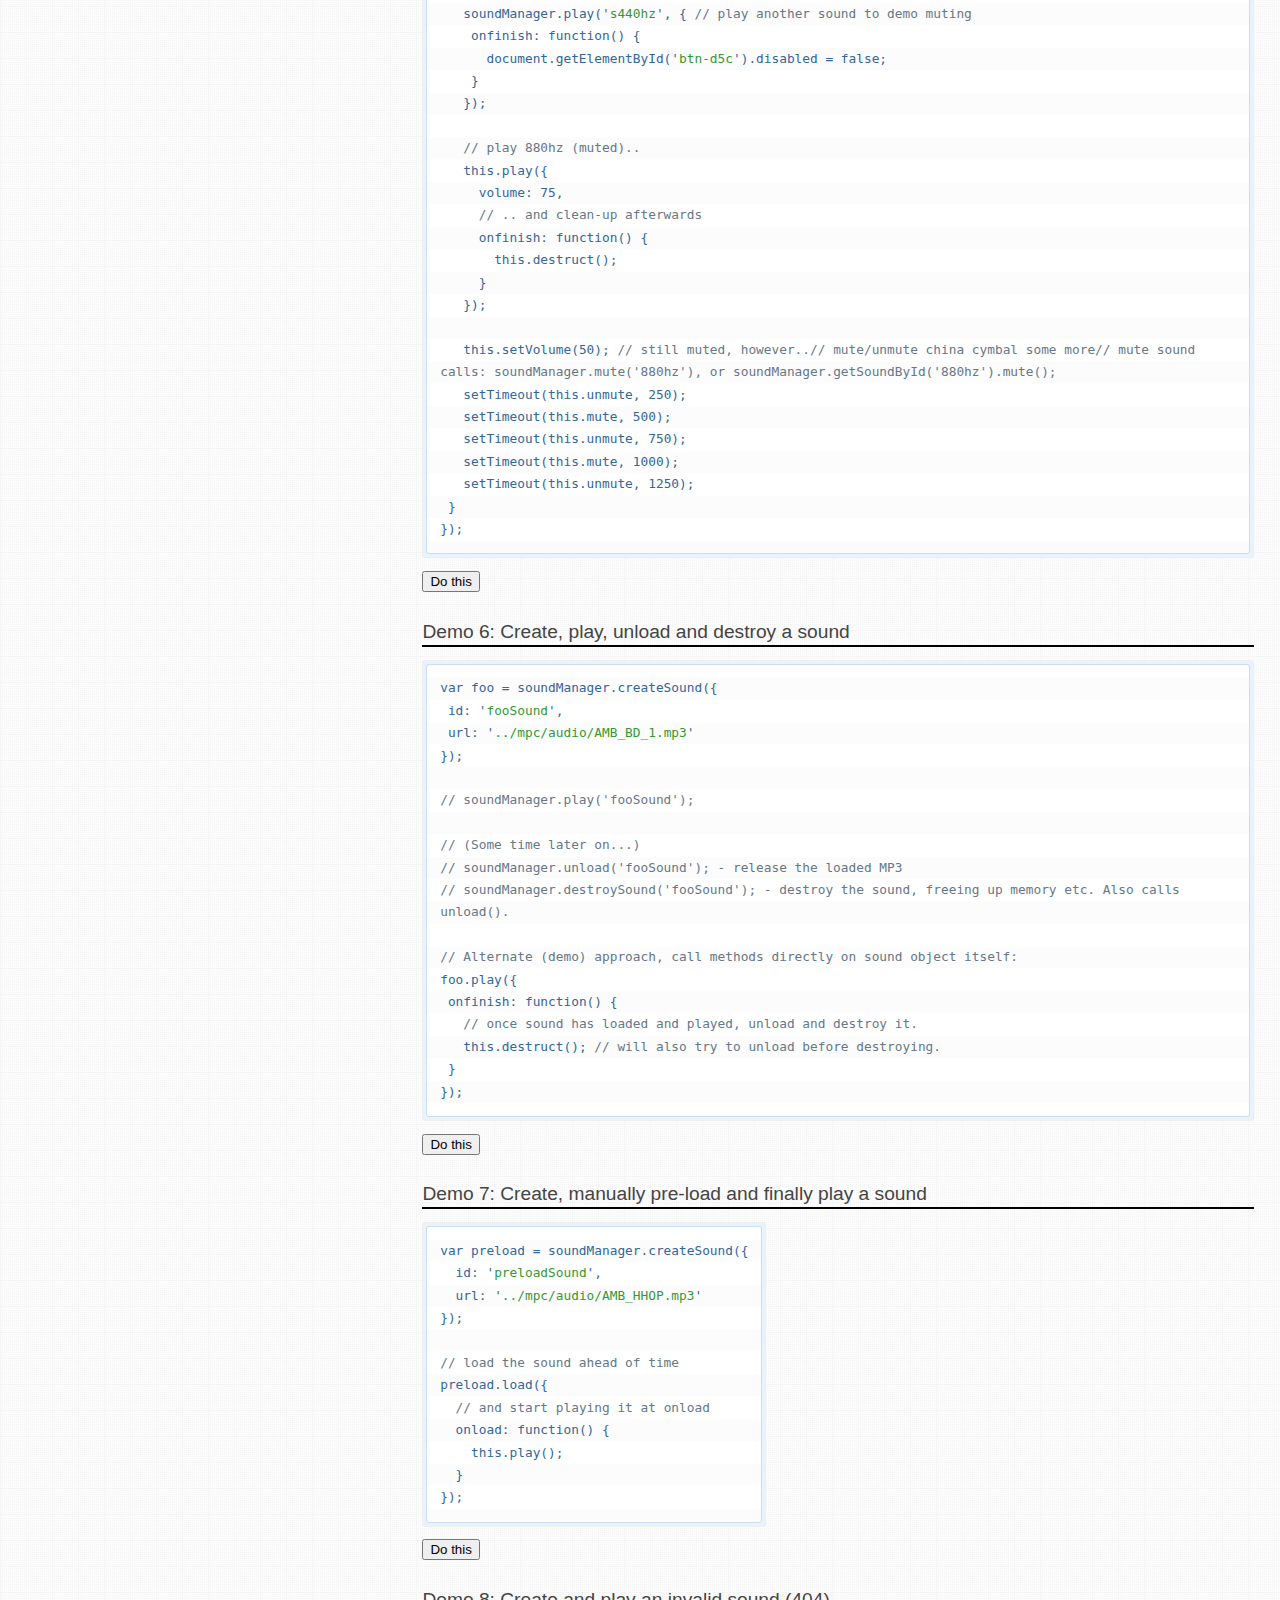
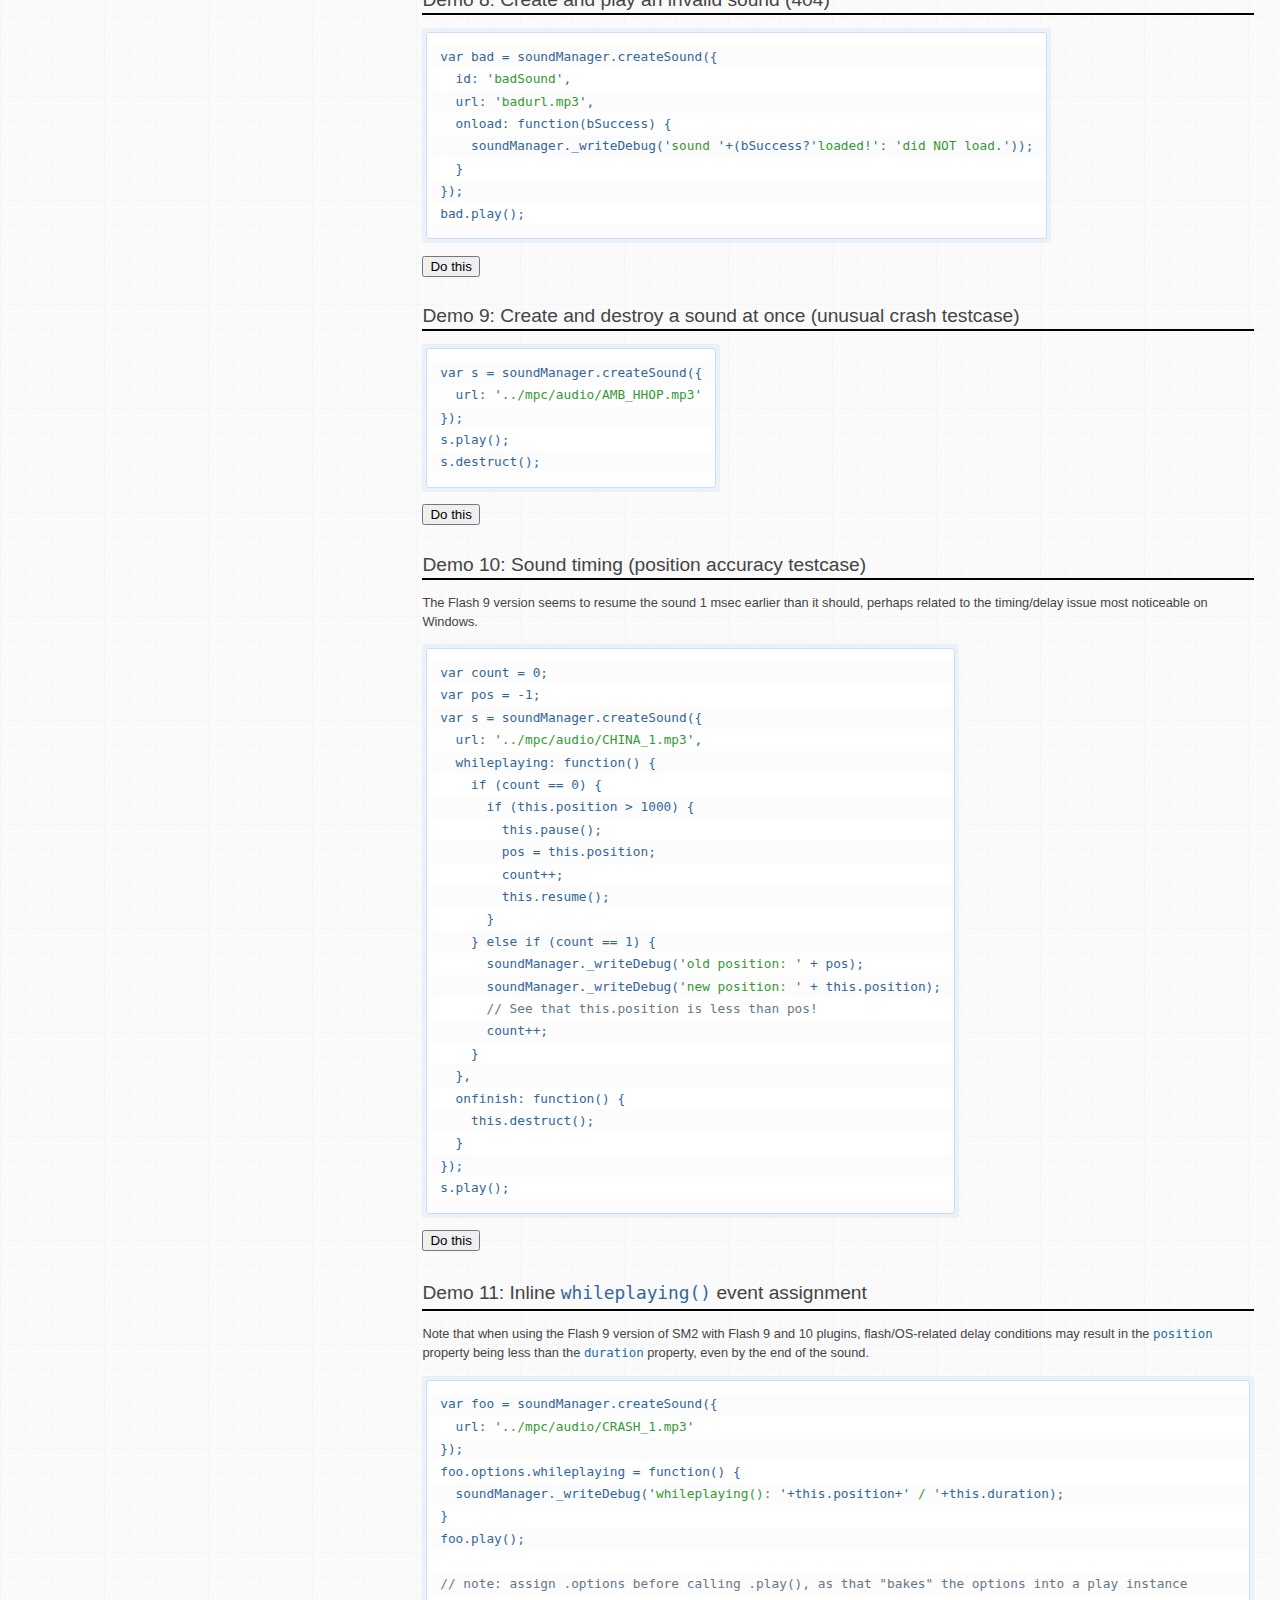
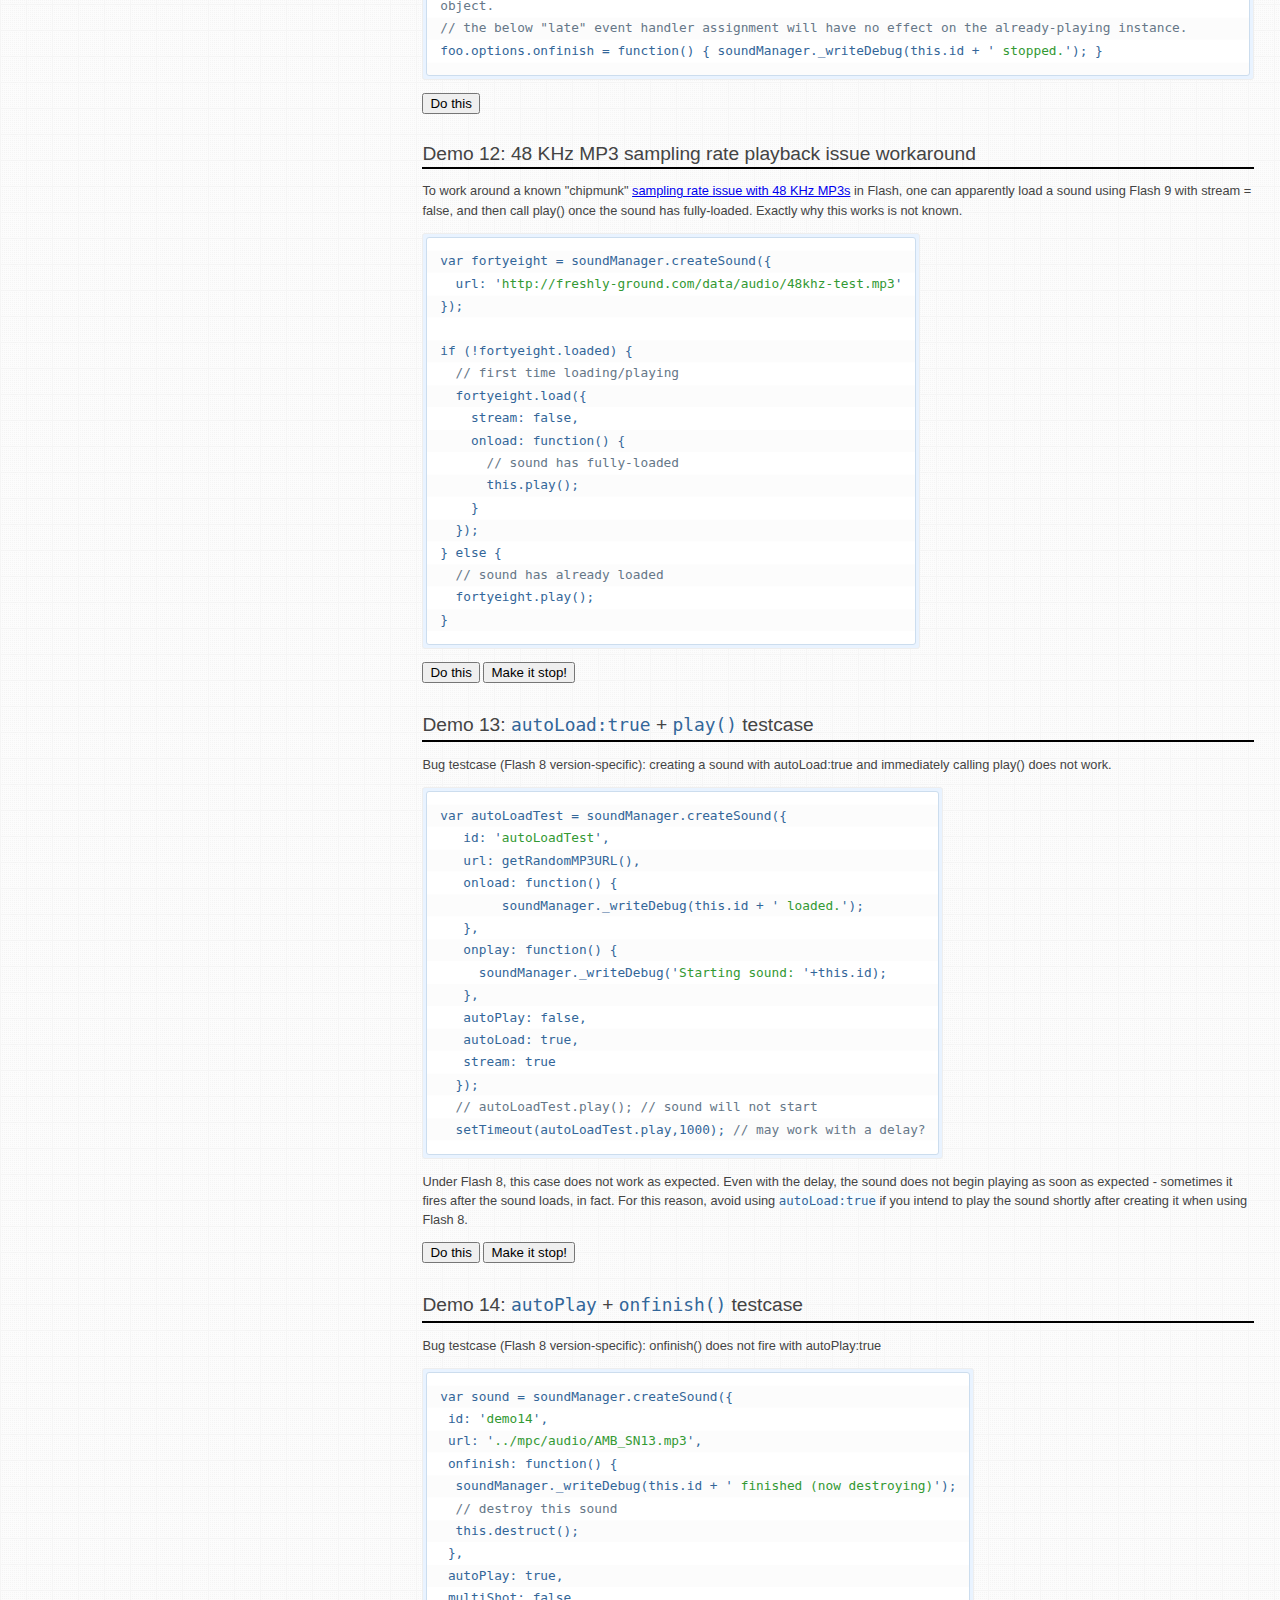
<file: lib/soundmanagerv297a-20130512/demo/api/index.html>
<!DOCTYPE html PUBLIC "-//W3C//DTD XHTML 1.0 Strict//EN"
	"http://www.w3.org/TR/xhtml1/DTD/xhtml1-strict.dtd">
<html xmlns="http://www.w3.org/1999/xhtml" lang="en" xml:lang="en">
<head>
<title>SoundManager 2: Live API Demos and Code Examples</title>
<meta name="robots" content="noindex" />
<meta name="author" content="Scott Schiller" />
<meta name="language" content="en-us" />
<meta http-equiv="Content-Type" content="text/html; charset=UTF-8" />
<meta name="keywords" content="javascript sound library api" />
<meta name="description" content="Live API demos and code examples for SoundManager 2, Javascript Sound method calls and functions etc." />
<link rel="stylesheet" href="../index.css" media="screen" />
<!-- soundManager.useFlashBlock: related CSS -->
<link rel="stylesheet" type="text/css" href="../flashblock/flashblock.css" />
<style type="text/css">

h1 {
 padding-top:0.2em;
 padding-bottom:0.1em;
 border-bottom:4px solid #000;
 letter-spacing:-0.03em;
}

h2 {
 margin-top:1em;
 padding-bottom:0.1em;
 border-bottom:2px solid #000;
}

pre,
code,
.code,
dt,
#soundmanager-debug {
 color:#336699;
 line-height:1.5em;
}

p {
 line-height:1.5em;
 margin-bottom:1em;
}

#soundmanager-debug {
 position: relative;
 padding: 0.5em 0.25em;
 height: 13.5em;
 overflow: auto;
 opacity: 0.97;
 color: #333;
 border: 1px solid #ccddee;
 border-radius: 3px;
 background: #f3f9ff;
}

/*
#soundmanager-debug code {
 font-size:1.1em;
 *font-size:1em;
}
*/

#soundmanager-debug div {
 font-size:x-small;
 padding:0.5em;
 margin:0px;
}

.c3 h3 {
	min-height: 26px;
}

.c3 ul li a:hover code {
	background-color: transparent;
	color: #fff;
}

#sm2-container.swf_unblocked {
 /* if initially blocked (and then unblocked), stay relative so JS <-> Flash doesn't break. */
 position: relative;
}

#sm2-container.high_performance.swf_unblocked {
 /* ...unless high performance, in which case stay in corner (unless old IE) */
 _position: relative;
 position: fixed;
}

</style>
<script type="text/javascript" src="../../script/soundmanager2.js"></script>
<script type="text/javascript">

// flash version URL switch (for this demo page)
var winLoc = window.location.toString();

soundManager.setup({
  preferFlash: (winLoc.match(/usehtml5audio=1/i) ? false : true)
});

if (winLoc.match(/flash9/i)) {

  soundManager.setup({
    flashVersion: 9
  });

  if (winLoc.match(/highperformance/i)) {
    soundManager.setup({
      useHighPerformance: true
    });

  }

} else if (winLoc.match(/flash8/i)) {

  soundManager.setup({
    flashVersion: 8
  });

}

soundManager.setup({
  useFlashBlock: true,
  url: '../../swf/', // path to SoundManager2 SWF files (note trailing slash)
  debugMode: true,
  consoleOnly: false
});

soundManager.onready(function(oStatus) {
  if (!oStatus.success) {
    return false;	
  }
  // soundManager is initialised, ready to use. Create a sound for this demo page.

  if (soundManager.flashVersion > 8) {
    t = window.setInterval(checkRAM,500);
    document.getElementById('flash-ram-use').style.display = 'inline';
    checkRAM();
  }

  soundManager.createSound({
    id: 'aDrumSound',
    url: '../mpc/audio/AMB_SN13.mp3'
  });

  soundManager.createSound({
    id: 'aCymbalSound',
    url: '../mpc/audio/SPLASH_1.mp3',
    autoLoad: true
  });

  soundManager.createSound({
    id: 'chinaCymbal',
    url: '../mpc/audio/CHINA_1.mp3',
    autoLoad: true
  });

  soundManager.createSound({
    id: 's440hz',
    url: '../_mp3/440hz.mp3',
    autoLoad: true,
    volume:50
  });

});

function checkRAM() {
  if (soundManager.supported()) {
	var ram = (soundManager.getMemoryUse()/1024/1024).toFixed(2);
    if (!isNaN(ram)) {
      document.getElementById('flash-ram-use').innerHTML = ram+' MB';
    } else {
	  document.getElementById('flash-ram-use').style.display = 'none';
    }
  }
}

var t = null;

function doEval(sHTML) {
  var html = sHTML.replace(/\<(span|code)\>/gi,'');
  html = html.replace(/\<[\/](span|code)\>/gi,'');
  html = html.replace(/&gt;/gi,'>');
  eval(html);
  return false;
}

function getRandomMP3URL() {
  return 'http://freshly-ground.com/data/audio/mpc/20060826%20-%20Armstrong.mp3?rnd='+parseInt(Math.random()*1048576);
}

</script>
</head>

<body>

<div id="flash9" style="margin-left:32em;padding-left:1em;margin-right:2em">

 <h1 id="start"><a href="http://www.schillmania.com/projects/soundmanager2/" style="color:#000;text-decoration:none">SoundManager 2</a> / API Demo and Code Examples</h1>

 <p class="note">You can run the API demos with <a href="#sm2-usehtml5audio=1" onclick="window.location.replace(this.href);window.location.reload()">HTML5</a> enabled, <a href="#flash8" onclick="window.location.replace(this.href);window.location.reload()">Flash 8</a> (API default), <a href="#flash9" onclick="window.location.replace(this.href);window.location.reload()">Flash 9</a> (normal) or <a href="#flash9-highperformance" onclick="window.location.replace(this.href);window.location.reload()">Flash 9 + highPerformance + fastPolling</a> modes (higher JS callback frequency).</p>

 <p>Wondering where to start? This page has inline executable code examples using the SoundManager 2 API.</p>

 <p>If you're wondering <em>"How to include SM2 in my page?"</em>, the <a href="../template/" title="SoundManager 2 bare-bones template" onclick="if (!document.domain && !this.href.match(/index/i)) this.href=this.href+'index.html'">basic template</a> will get you started.</p>

 <div id="sm2-container">
   <!-- flash is appended here -->
 </div>

 <h2>The <code>soundManager.setup()</code> method</h2>

 <p>In order to configure SoundManager 2 for use, you must first call the <code>setup()</code> method. The <code>url</code> property and an <code>onready</code> function callback are commonly used together here.</p>

<pre class="block"><code>soundManager.setup({

    <span><span>// where to find the SWF files, if needed</span></span>
    url: '<span>/path/to/swf-directory/</span>',

    <span><span>// if you'd rather have 100% HTML5 mode (where supported)</span></span>
    preferFlash: false,

    onready: function() {
      <span><span>// SM2 has loaded, API ready to use e.g., createSound() etc.</span></span>
    },

    ontimeout: function() {
      <span><span>// Uh-oh. SWF missing, Flash blocked or other issue</span></span>
    }

});
</code></pre>

<p>SoundManager processes the <code>onready</code> and <code>ontimeout</code> queue in the order items were added. You can also add callbacks via <code>soundManager.onready()</code> and <code>soundManager.ontimeout()</code>, respectively. If you add listeners for these events after SM2 has loaded, your callback will be fired immediately.</p>

 <h2>A note about initialization</h2>
 
 <p class="compact">Keep in mind SoundManager's core methods (createSound, etc.) will not be available until soundManager's <code>onready()</code> event fires. The initialization time for SM2 can vary across browsers/platforms, and should effectively be assumed to be "asynchronous." Because of this, it is recommended you write your code to handle <code>onready</code> being fired either before or after window.onload().</p>
 <p class="compact">If you wish to have SM2 always wait for window.onload() before calling <code>onready()</code> or <code>ontimeout()</code>, you can pass <code>waitForWindowLoad: true</code> to <code>soundManager.setup()</code>.</p>

 <h2 id="debug-output">Debug Output, disabling and minified versions</h2>
 <p class="compact">SoundManager 2 has debug mode enabled by default and will write to agents supporting <em>console.log</em>-style debugging, and/or a custom &lt;div&gt; element in the absence of a console.</p>
 <p>To disable debug output, pass <code>debugMode: false</code> to <code>soundManager.setup()</code>.</p>
 <p>Alternately, you may use the no-debug, minified version of the SM2 javascript library (which has internal debug code removed, and will silently return false.)</p>

 <h2 id="create">Demo 1: Create + play a sound</h2>

<pre class="block"><code>var mySound = soundManager.createSound({
 url: '<span>../mpc/audio/CHINA_1.mp3</span>'
});
mySound.play();</code></pre>
 <button onclick="soundManager._writeDebug('Demo 1',1);var mySound = soundManager.createSound({url: '../mpc/audio/CHINA_1.mp3'});mySound.play()">Do this</button>
 <p>Creates a new sound object with a <code>url</code>, and calls its <code>play()</code> method.</p>
 <p><b>Note</b>: It is recommended you make one sound object per <code>url</code>, generally speaking, that you wish to play. Expressed another way: "Reduce, reuse, recycle."</p>

 <h3>Variant: Create + play sound with an <code>id</code></h3>

<pre class="block"><code>soundManager.createSound({
 id: '<span>mySound2</span>',
 url: '<span>../mpc/audio/CHINA_1.mp3</span>'
});
soundManager.play('<span>mySound2</span>');</code></pre>
 <button onclick="soundManager._writeDebug('Demo 1b variant',1);soundManager.createSound({id:'mySound2', url: '../mpc/audio/CHINA_1.mp3'});soundManager.play('mySound2')">Do this</button>

 <p>Creates a new sound object with the given <code>id</code>, and then calls <code>soundManager.play()</code>, specifying the <code>id</code> of the desired sound.</p>

 <p>If omitted, an <code>id</code> will be automatically generated. If a sound object with the provided <code>id</code> already exists, the existing object will be returned.</p>

 <p><b>Cases for providing your own <code>id</code></b></p>

 <p>The <code>id</code> parameter is optional, but makes sound objects easier to look up. It's also helpful when the object returned from <code>createSound()</code> wasn't stored, or isn't in scope. Calling <code>soundManager.getSoundById('<span>mySound2</span>')</code> will return the matching sound object, or <code>null</code> if none is found.</p>

 <p><code>soundManager.play()</code> and related convenience methods take an <code>id</code> string, and call the method on the given sound object. Thus, <code>soundManager.play('<span>foo</span>')</code> is functionally equivalent to <code>soundManager.getSoundById('<span>foo</span>').play()</code></p>

 <p><b>Reduce, reuse, recycle</b></p>

 <p>Unless you need to track separate instances of a sound playing simultaneously, it's best to create and re-use one sound object for each unique sound resource (URL) you have. If you want to play a single sound multiple times, layered on top of itself in an overlapping/chorus style, look at the <code>multiShot</code> sound option (Flash 9 + HTML5 only).</p>

 <h2 id="create-with-onfinish">Demo 2: Create with <code>onfinish</code> event handler + play with volume argument</h2>
<pre id="demo2" class="block"><code>var demo2Sound = soundManager.createSound({
 url: '<span>../mpc/audio/CHINA_1.mp3</span>',
 onfinish: function() {
   soundManager._writeDebug(this.id + '<span> finished playing</span>');
 }
});
demo2Sound.play({
  volume: 50
});
</code></pre>
<button onclick="return doEval(document.getElementById('demo2').innerHTML)">Do this</button>
 <p>(creates, then plays a new sound - a function is called when the sound finishes playing)</p>

 <h2 id="create-with-onload">Demo 2a: Create with <code>onload</code> event handler</h2>
<pre id="demo2a" class="block"><code>soundManager.createSound({
 url: '<span>../mpc/audio/CHINA_1.mp3</span>',
 <span><span>// callback for when the sound has loaded</span></span>
 onload: function() {
   soundManager._writeDebug(this.id + '<span> loaded</span>');
   this.play();
 }
}).load();</code></pre>
 <button onclick="return doEval(document.getElementById('demo2a').innerHTML)">Do this</button>
 <p>This creates and loads a sound, using the <code>onload</code> event callback to begin playback once the sound has loaded.</p>

 <h2 id="create-with-whileloading">Demo 2b: Create and load with <code>whileloading</code> event handler</h2>
<pre id="demo2b" class="block"><code>soundManager.createSound({
 url: '<span>http://freshly-ground.com/data/audio/mpc/20060826%20-%20Armstrong.mp3?rnd='</span> + Math.random(),
 <span><span>// begin loading right away</span></span>
 autoLoad: true,
 whileloading: function() {
   soundManager._writeDebug(this.id + '<span>: loading '</span> + this.bytesLoaded + ' <span>/</span> ' + this.bytesTotal);
 }
});</code></pre>
 <button onclick="return doEval(document.getElementById('demo2b').innerHTML)">Do this</button>
 <p>This creates and auto-loads a sound, showing load progress where applicable.</p>

 <h2 id="play-by-id">Demo 3: Play a pre-existing sound by <code>id</code></h2>
<pre class="block"><code>soundManager.play('<span>aDrumSound</span>');</code></pre>
 <button onclick="soundManager._writeDebug('Demo 3',1);soundManager.play('aDrumSound')">Do this</button>
 <p>This plays an existing sound made earlier using <code>soundManager.createSound()</code>, specifying an <code>id</code> parameter of <code><span>aDrumSound</span></code>.</p>
 <p>Alternately, you can reference a sound by <code>id</code> and call methods directly on the object itself - for example, <code>soundManager.getSoundById('<span>aDrumSound</span>').play();</code></p>

 <h2 id="onfinish-with-multishot-events">Demo 4a: Play a sequence of sounds via <code>onfinish</code>, with <code>multiShot</code> (Flash 9 + HTML5 only)</h2>
<pre class="block"><code>soundManager.play('<span>aDrumSound</span>', {
  <span><span>// allow onfinish() to fire for each "shot", instead of only last shot</span></span>
  multiShotEvents: true,
  onfinish: function() {
    soundManager.play('<span>aCymbalSound</span>');
  }
});</code></pre>
 <button onclick="soundManager._writeDebug('Demo 4a',1);soundManager.play('aDrumSound',{multiShotEvents:true,onfinish:function(){soundManager.play('aCymbalSound');}})">Do this</button>
 <p>This will play an existing sound (created in-page), and uses the <code>onfinish()</code> callback to play a second, pre-existing sound.</p>
 <p>Also note that the button can be clicked multiple times, and the sound will be "layered" as multiShot is enabled for both of these sounds when using Flash 9 or HTML5. An onfinish event will also fire as each sound finishes.</p>
 <p><strong>Bug/behaviour note:</strong> Whenever "play" is called on a SMSound object, any parameters passed in will apply to all currently-playing instances of the sound if multiShot is allowed. For example, the onfinish handler from demo 4a will apply to demo 3 if 4a is started while 3 is still playing.</p>
 <p class="note">* Multishot is Flash 9+ and HTML5 only.</p>

 <h2 id="create-play-onfinish">Demo 4b: Create and play a sequence of new sounds via <code>onfinish()</code></h2>
<pre id="demo-4b" class="block"><code>soundManager.createSound({
 id: '<span>aBassDrum</span>',
 url: '<span>../mpc/audio/AMB_BD_1.mp3</span>',
 multiShot: false,
 <span><span>// when the first sound finishes...</span></span>
 onfinish: function() {
   <span><span>// create and play the second.</span></span>
   soundManager.createSound({
     id: '<span>aRimSound</span>',
     url: '<span>../mpc/audio/AMB_RIM1.mp3</span>'
   }).play();
 }
});
soundManager.play('<span>aBassDrum</span>');</code></pre>
 <button onclick="soundManager._writeDebug('Demo 4b',1);return doEval(document.getElementById('demo-4b').innerHTML)">Do this</button>
 <p>This will create and play a new sound, using the <code>onfinish()</code> callback to create and play a second, new sound.</p>
 <p>Note that <code>createSound()</code> will return an existing sound object if one already exists with the given <code>id</code>. You can test this by running the demo more than once.</p>

<h2 id="looping-conventional">Demo 4c: Looping a sound (conventional, <code>onfinish()</code>-based)</h2>
<pre id="demo4c" class="block"><code>var s = soundManager.createSound({
  id: '<span>hhCymbal</span>',
  url: '<span>../mpc/audio/AMB_HHOP.mp3</span>'
});

function loopSound(sound) {
  sound.play({
    onfinish: function() {
      loopSound(sound);
    }
  });
}

loopSound(s);
</code></pre>

<button onclick="return doEval(document.getElementById('demo4c').innerHTML)">Do this</button> | <button onclick="soundManager.stop('hhCymbal')">make it stop!</button>
<p>Note that there are issues with seamlessly-looping sounds, it is "close, but not perfect" with Flash 8/9 at this point.</p>

<h2 id="looping">Demo 4d: Looping a sound (<code>loops</code> parameter method)</h2>
<pre id="demo4d" class="block"><code>var s = soundManager.createSound({
  id: '<span>hhCymbal</span>',
  url: '<span>../mpc/audio/AMB_HHOP.mp3</span>'
});

s.play({
  loops: 3
});
</code></pre>

<button onclick="return doEval(document.getElementById('demo4d').innerHTML);return false">Do this</button> | <button onclick="soundManager.stop('hhCymbal')">make it stop!</button>
<p>Looping is possible as shown above using Flash 9. <b>With flash 8, the sound must be preloaded before looping can begin</b> - eg. <code>autoLoad: true, onload: function() { this.play{loops: 3} }</code>. For tighter looping, see See <a href="http://www.flickr.com/photos/schill/4499319436/" title="Seamless looping MP3 sounds in Flash">Seamless Looping MP3 in Flash</a> for further details.</p>

<p><b>HTML5 support note:</b> Native HTML5 looping is infinite when enabled, and does not support arbitrary loop counts. For now, consider using your own function with <code>onfinish()</code> -&gt; <code>play()</code> if you want to loop a sound a certain number of times. Refer to the above <code>onfinish()</code> example for a basic idea.</p>

<h2 id="onposition">Demo 4e: Sound timing notifications using <code>onPosition()</code></h2>
<pre id="demo4e" class="block"><code>var s = soundManager.getSoundById('<span>aCymbalSound</span>'); <span><span>// existing sound object</span></span>

<span><span>// register some listeners (only do this once, they will work for subsequent plays)</span></span>

if (typeof addedListeners === '<span>undefined</span>') {
  addedListeners = true;

  s.onPosition(<span>500</span>, function(eventPosition) { <span><span>// fire at 0.5 seconds</span></span>
    soundManager._writeDebug('<span>Sound </span>' + this.id + ' <span>has reached position </span>' + eventPosition);
  });

  s.onPosition(<span>1000</span>, function(eventPosition) { <span><span>// fire at 1 second</span></span>
    soundManager._writeDebug('<span>Sound </span>' + this.id + '<span> has reached position </span>' + eventPosition);
  });
}

s.play({
  multiShot: false,
  whileplaying: function() {
    <span><span>// demo only: show sound position while playing, for context</span></span>
    soundManager._writeDebug('<span>position = </span>' + this.position);
  }
});
</code></pre>

<button onclick="return doEval(document.getElementById('demo4e').innerHTML);return false">Do this</button>
<p><code>onPosition()</code> allows you to add an event listener for a given time (in miliseconds, watching the position property); the event fires when that time has been reached while a sound is playing.</p>
<p>Note that for multiShot cases, the listeners will only fire for the original (first) shot because its position is the only one that is tracked within Flash.</p>

<h2 id="onposition-2">Demo 4f: Sound timing with <code>onPosition()</code> and <code>clearOnPosition()</code></h2>
<pre id="demo4f" class="block"><code>var s = soundManager.getSoundById('<span>aCymbalSound</span>'); <span><span>// existing sound object</span></span>

<span><span>// clear listeners from prior demo, if they were assigned...</span></span>

if (typeof addedListeners !== '<span>undefined</span>') {

  soundManager._writeDebug(<span>'Removing previous demo listeners...'</span>);
  s.clearOnPosition(<span>500</span>);<span><span> // remove 500 msec listener</span></span>
  s.clearOnPosition(<span>1000</span>);<span><span> // remove 1000 msec listener</span></span>

}

s.onPosition(<span>750</span>, function(eventPosition) { <span><span>// fire at 0.75 seconds</span></span>

  soundManager._writeDebug('<span>Sound </span>' + this.id + '<span> has reached position </span>' + eventPosition);
  <span><span>// and now, remove the listener using the eventPosition specified in this callback</span></span>
  <span><span>// so next time the sound plays, this listener will not fire</span></span>
  this.clearOnPosition(eventPosition);

});

s.play({
  whileplaying: function() {
    <span><span>// demo only: show sound position while playing, for context</span></span>
    soundManager._writeDebug('<span>position = </span>' + this.position);
  },
  onfinish: function() {
    <span><span>// when the sound finishes, play it once more to show that the listener does not fire.</span></span>
    soundManager._writeDebug('<span>Playing once more, onPosition() should not fire</span>');
    this.play({
      onfinish: function() {
        soundManager._writeDebug('<span>"</span>' + this.id + '<span>" finished.</span>');
      }
    });
  }
});
</code></pre>

<button onclick="return doEval(document.getElementById('demo4f').innerHTML);return false">Do this</button>
<p>When <code>onPosition()</code> is used, a listener is added and a callback is fired when the sound reaches the desired position. To remove the listener, <code>clearOnPosition()</code> is called using the same position value.</p>

<h2 id="from-to">Demo 4g: Sound splicing / sampling with <code>from:</code> and <code>to:</code> parameters</h2>
<pre id="demo4g" class="block"><code>var spliceDemo = soundManager.createSound({
  id: '<span>spliceSound</span>',
  url: '<span>../mpc/audio/AMB_HHOP.mp3</span>'
});

<span><span>// optional: stop before re-starting sound (covers overlapping play attempts)</span></span>
spliceDemo.stop();

spliceDemo.play({
  <span><span>// start position</span></span>
  from: <span>500</span>,
  <span><span>// end position</span></span>
  to: <span>1200</span>,
  onstop: function() {
    soundManager._writeDebug('<span>sound stopped at position </span>' + this.position);
    <span><span>// note that the "to" target may be over-shot by 200+ msec, depending on polling and other factors.</span></span>
  }
});
</code></pre>

<button onclick="return doEval(document.getElementById('demo4g').innerHTML);return false">Do this</button> | <button onclick="soundManager.stop('spliceSound');soundManager.play('spliceSound','../mpc/audio/AMB_HHOP.mp3');return false">Play full sound</button>
<p>By specifying "from" and "to" parameters to methods like play() and createSound(), you may play a sample (or segment) of audio from a larger file. An audio "sprite" of one file with many sounds is one way to think of this. Given timing accuracy of the "to" target may vary a lot, it is safest to have perhaps 500-msec gaps of silence between distinct sounds to ensure that no accidental overlaps occur.</p>
<p>To tighten the accuracy of the "to" timing, <a href="?flash9-highperformance#from-to" onclick="window.location.replace(this.href);window.location.reload()">try using soundManager.useHighPerformance</a>.</p>
<p>If HTML5 audio is being used, the sound should begin playing once a "canplay" event fires (after a connection has established), and the sound will then seek to the correct start position. When using flash, the whole audio file will be loaded before playback can begin.</p>
<p>Given limitations, Flash 9's multiShot (chorusing) mode does not apply here. If you wish to trigger a sound numerous times, call stop() before play() to reset the sound each time, or make multiple sound objects that reuse the same sprite.</p>

<h2 id="fitter-happier">Demo 4g: "Fitter, Happier" example using <code>from:</code> and <code>to:</code> parameters</h2>

<p>
 <img src="../_image/fitter-happier-waveform.png" alt="Fitter, Happier waveform showing sound samples" />
</p>

<p>Portions of a sound can be played by specifying <b>from</b> and <b>to</b> when calling <code>play()</code>. This can be useful for performance, i.e., having an "audio sprite" that loads in a single HTTP request.</p>

<pre id="demo4h" class="block"><code>var fhDemo = soundManager.createSound({
  url: '<span>http://freshly-ground.com/data/audio/sm2/fitter-happier-64kbps.mp3</span>'
});

function playFromTo(nFrom, nTo) {
  fhDemo.stop(); <span><span>// optional: stop before re-starting sound (covers overlapping play attempts)</span></span>
  fhDemo.play({
    from: nFrom,
    to: nTo,
    onstop: function() {
      soundManager._writeDebug('<span>sound stopped at position </span>' + this.position);
      <span><span>// note that the "to" target may be over-shot by 200+ msec, depending on polling and other factors.</span></span>
    }
  });
}

function fitterHappier() {
  playFromTo(<span>128, 2100</span>);
}

function moreProductive() {
  playFromTo(<span>2500, 3850</span>);
}

function comfortable() {
  playFromTo(<span>4275, 5200</span>);
}

function notDrinkingTooMuch() {
  playFromTo(<span>5500, 7250</span>);
}

function regularExerciseAtTheGymThreeDaysAWeek() {
  playFromTo(<span>7500, 11500</span>);
}

function atEase() {
  <span><span>// interesting edge case: flash may cut off sound near end.
  // workarounds: use play({position:x}), or specify "to" time &gt; duration eg. 99999.</span></span>
  playFromTo(<span>11600, 99999</span>);
}

<span><span>// demo-specific hack: assign to the window object, so demo buttons work</span></span>
window.fitterHappier = fitterHappier;
window.moreProductive = moreProductive;
window.comfortable = comfortable;
window.notDrinkingTooMuch = notDrinkingTooMuch;
window.regularExerciseAtTheGymThreeDaysAWeek = regularExerciseAtTheGymThreeDaysAWeek;
window.atEase = atEase;
</code></pre>

<script>
// do this work up front
soundManager.onready(function() {
  doEval(document.getElementById('demo4h').innerHTML);
});
</script>

<button onclick="fitterHappier();return false">fitterHappier()</button> | <button onclick="moreProductive();return false">moreProductive()</button> | <button onclick="comfortable();return false">comfortable()</button> | <button onclick="notDrinkingTooMuch();return false">notDrinkingTooMuch()</button> | <button onclick="regularExerciseAtTheGymThreeDaysAWeek();return false">regularExerciseAtTheGymThreeDaysAWeek()</button> | <button onclick="atEase();return false">atEase()</button>

<h2 id="sound-parameters">Demo 5a: Set sound parameters, then play</h2>
<pre id="demo5a" class="block"><code><span><span>// predefined/preloaded sound</span></span>
var sound = soundManager.getSoundById('<span>chinaCymbal</span>');

<span><span>// volume at 85%</span></span>
sound.setVolume(<span>85</span>);

<span><span>// 0.25 seconds into sound</span></span>
sound.setPosition(<span>250</span>);

<span><span>// pan 75% to the left</span></span>
sound.setPan(<span>-75</span>);

<span><span>// begin playback with new settings</span></span>
sound.play();
</code></pre>
<button onclick="soundManager._writeDebug('Demo 5a',1);return doEval(document.getElementById('demo5a').innerHTML)">Do this</button>
<p>This will set the position and pan of an existing, pre-loaded sound, then play it. Where applicable, these settings become the new defaults for the sound.</p>

<h3 id="play-with-sound-options"><code>play()</code> with sound options</h3>
<pre class="block"><code id="demo-5a1">var sound = soundManager.getSoundById('<span>chinaCymbal</span>');
sound.play({
  volume: <span>100</span>,
  position: <span>0</span>,
  pan: <span>75</span>
});</code></pre>
<p>This is an elegant way of playing a sound with specific parameters "just one time", overriding the defaults applied when the sound was created.</p>
<button onclick="soundManager._writeDebug('Demo 5 variant',1);return doEval(document.getElementById('demo-5a1').innerHTML)">Do this</button>
<p>Note that if planning to layer sounds with multiShot (Flash 9 only), this variant method will give best results as each new "channel" is started with parameters.</p>

<h2 id="global-muting">Demo 5b: Global sound muting</h2>
<p>If not passed a sound ID, soundManager.mute() will mute all existing and newly-created sounds. soundManager.unmute() can also be passed a sound ID, and performs the inverse either on a single sound or all sounds.</p>
<p>In this demo, all sounds are globally muted and unmuted a few times. Different parameters are used to help audibly separate the sounds.</p>
<pre id="demo5b-1" class="block"><code>soundManager.mute(); <span><span>// mute all sounds</span></span>

soundManager.createSound({
 id: '<span>880hz</span>',
 url: '<span>../_mp3/880hz.mp3</span>',
 autoLoad: true,
 onload: function() {
   <span><span>// soundManager.mute(); // mute all sounds</span></span>
   <span><span>// play (muted) cymbal sound..</span></span>
   this.play({
     volume: 75, <span><span>// volume for when un-muted</span></span>
     pan: -75,   <span><span>// mostly on left channel</span></span>&nbsp;
     <span><span>// .. and clean-up afterwards</span></span>
     onfinish: function() {
       this.destruct();
     }
   });

   this.setVolume(25); <span><span>// new volume for when un-muted..</span></span>

   soundManager.play('<span>s440hz</span>', {
     pan: <span>75</span>,
     onfinish: function() {
       document.getElementById('<span>btn-d5b</span>').disabled = false;
     }
   });

   <span><span>// once playing, toggle all sounds some more</span></span>
   setTimeout(soundManager.unmute, 500);
   setTimeout(soundManager.mute, 1000);
   setTimeout(soundManager.unmute, 1500);
   setTimeout(soundManager.mute, 2000);
   setTimeout(soundManager.unmute, 2500);
 }
});</code></pre>
<button id="btn-d5b" onclick="this.disabled=true;return doEval(document.getElementById('demo5b-1').innerHTML)">Do this</button>
<script type="text/javascript">document.getElementById('btn-d5b').disabled = false;</script>

<h2 id="muting">Demo 5c: Per-object sound muting</h2>
<pre id="demo5c-1" class="block"><code>soundManager.createSound({
 id: '<span>880hz</span>',
 url: '<span>../_mp3/880hz.mp3</span>',
 autoLoad: true,
 onload: function() {
   soundManager.mute('<span>880hz</span>'); <span><span>// mute this - alternately, this.mute() would work here</span></span>
   soundManager.play('<span>s440hz</span>', { <span><span>// play another sound to demo muting</span></span>
    onfinish: function() {
      document.getElementById('<span>btn-d5c</span>').disabled = false;
    }
   });

   <span><span>// play 880hz (muted)..</span></span>
   this.play({
     volume: 75,
     <span><span>// .. and clean-up afterwards</span></span>
     onfinish: function() {
       this.destruct();
     }
   });

   this.setVolume(50); <span><span>// still muted, however..</span></span>

   <span><span>// mute/unmute china cymbal some more</span></span>
   <span><span>// mute sound calls: soundManager.mute('<span>880hz</span>'), or soundManager.getSoundById('<span>880hz</span>').mute();</span></span>
   setTimeout(this.unmute, 250);
   setTimeout(this.mute, 500);
   setTimeout(this.unmute, 750);
   setTimeout(this.mute, 1000);
   setTimeout(this.unmute, 1250);
 }
});</code></pre>
<button id="btn-d5c" onclick="this.disabled=true;return doEval(document.getElementById('demo5c-1').innerHTML)">Do this</button>
<script type="text/javascript">document.getElementById('btn-d5c').disabled = false;</script>

<h2 id="create-play-unload-destroy">Demo 6: Create, play, unload and destroy a sound</h2>
<pre id="demo6" class="block"><code>var foo = soundManager.createSound({
 id: '<span>fooSound</span>',
 url: '<span>../mpc/audio/AMB_BD_1.mp3</span>'
});

<span><span>// soundManager.play('<span>fooSound</span>');

// (Some time later on...)
// soundManager.unload('<span>fooSound</span>'); - release the loaded MP3
// soundManager.destroySound('<span>fooSound</span>'); - destroy the sound, freeing up memory etc. Also calls unload().

// Alternate (demo) approach, call methods directly on sound object itself:</span></span>
foo.play({
 onfinish: function() {
   <span><span>// once sound has loaded and played, unload and destroy it.</span></span>
   this.destruct(); <span><span>// will also try to unload before destroying.</span></span>
 }
});</code></pre>
<button onclick="return doEval(document.getElementById('demo6').innerHTML)">Do this</button>


<h2>Demo 7: Create, manually pre-load and finally play a sound</h2>
<pre id="demo7" class="block"><code>var preload = soundManager.createSound({
  id: '<span>preloadSound</span>',
  url: '<span>../mpc/audio/AMB_HHOP.mp3</span>'
});

<span><span>// load the sound ahead of time</span></span>
preload.load({
  <span><span>// and start playing it at onload</span></span>
  onload: function() {
    this.play();
  }
});
</code></pre>
<button onclick="return doEval(document.getElementById('demo7').innerHTML)">Do this</button>

<h2 id="load-404">Demo 8: Create and play an invalid sound (404)</h2>
<pre id="demo8" class="block"><code>var bad = soundManager.createSound({
  id: '<span>badSound</span>',
  url: '<span>badurl.mp3</span>',
  onload: function(bSuccess) {
    soundManager._writeDebug('<span>sound </span>'+(bSuccess?'<span>loaded!</span>': '<span>did NOT load.</span>'));
  }
});
bad.play();
</code></pre>
<button onclick="return doEval(document.getElementById('demo8').innerHTML)">Do this</button>

<h2>Demo 9: Create and destroy a sound at once (unusual crash testcase)</h2>
<pre id="demo9" class="block"><code>var s = soundManager.createSound({
  url: '<span>../mpc/audio/AMB_HHOP.mp3</span>'
});
s.play();
s.destruct();
</code></pre>
<button onclick="return doEval(document.getElementById('demo9').innerHTML)">Do this</button>

<h2 id="sound-timing-accuracy">Demo 10: Sound timing (position accuracy testcase)</h2>
<p>The Flash 9 version seems to resume the sound 1 msec earlier than it should, perhaps related to the timing/delay issue most noticeable on Windows.</p>
<pre id="demo10" class="block"><code>var count = 0;
var pos = -1;
var s = soundManager.createSound({
  url: '<span>../mpc/audio/CHINA_1.mp3</span>',
  whileplaying: function() {
    if (count == 0) {
      if (this.position > 1000) {
        this.pause();
        pos = this.position;
        count++;
        this.resume();
      }
    } else if (count == 1) {
      soundManager._writeDebug('<span>old position: </span>' + pos);
      soundManager._writeDebug('<span>new position: </span>' + this.position);
      <span><span>// See that this.position is less than pos!</span></span>
      count++;
    }
  },
  onfinish: function() {
    this.destruct();
  }
});
s.play();</code></pre>
<button onclick="return doEval(document.getElementById('demo10').innerHTML)">Do this</button>

<h2>Demo 11: Inline <code>whileplaying()</code> event assignment</h2>
<p class="in">Note that when using the Flash 9 version of SM2 with Flash 9 and 10 plugins, flash/OS-related delay conditions may result in the <code>position</code> property being less than the <code>duration</code> property, even by the end of the sound.</p>
<pre id="demo11" class="block"><code>var foo = soundManager.createSound({
  url: '<span>../mpc/audio/CRASH_1.mp3</span>'
});
foo.options.whileplaying = function() {
  soundManager._writeDebug('<span>whileplaying(): </span>'+this.position+'<span> / </span>'+this.duration);
}
foo.play();

<span><span>// note: assign .options before calling .play(), as that "bakes" the options into a play instance object.
// the below "late" event handler assignment will have no effect on the already-playing instance.</span></span>
foo.options.onfinish = function() { soundManager._writeDebug(this.id + '<span> stopped.</span>'); }
</code></pre>
<button onclick="return doEval(document.getElementById('demo11').innerHTML)">Do this</button>

<h2>Demo 12: 48 KHz MP3 sampling rate playback issue workaround</h2>
<p>To work around a known "chipmunk" <a href="http://bugs.adobe.com/jira/browse/FP-862">sampling rate issue with 48 KHz MP3s</a> in Flash, one can apparently load a sound using Flash 9 with stream = false, and then call play() once the sound has fully-loaded. Exactly why this works is not known.</p>
<pre id="demo12" class="block"><code>var fortyeight = soundManager.createSound({
  url: '<span>http://freshly-ground.com/data/audio/48khz-test.mp3</span>'
});

if (!fortyeight.loaded) {
  <span><span>// first time loading/playing</span></span>
  fortyeight.load({
    stream: false,
    onload: function() {
      <span><span>// sound has fully-loaded</span></span>
      this.play();
    }
  });
} else {
  <span><span>// sound has already loaded</span></span>
  fortyeight.play();
}
</code></pre>
<button onclick="return doEval(document.getElementById('demo12').innerHTML)">Do this</button> <button onclick="soundManager.stop('s-48khz')">Make it stop!</button>

<h2>Demo 13: <code>autoLoad:true</code> + <code>play()</code> testcase</h2>
<p>Bug testcase (Flash 8 version-specific): creating a sound with autoLoad:true and immediately calling play() does not work.</p>
<pre id="demo13" class="block"><code>var autoLoadTest = soundManager.createSound({
   id: '<span>autoLoadTest</span>',
   url: getRandomMP3URL(),
   onload: function() {
	soundManager._writeDebug(this.id + '<span> loaded.</span>');
   },
   onplay: function() {
     soundManager._writeDebug('<span>Starting sound: </span>'+this.id);
   },
   autoPlay: false,
   autoLoad: true,
   stream: true
  });
  <span><span>// autoLoadTest.play(); // sound will not start</span></span>
  setTimeout(autoLoadTest.play,1000); <span><span>// may work with a delay?</span></span>
</code></pre>
<p>Under Flash 8, this case does not work as expected. Even with the delay, the sound does not begin playing as soon as expected - sometimes it fires after the sound loads, in fact. For this reason, avoid using <code class="in">autoLoad:true</code> if you intend to play the sound shortly after creating it when using Flash 8.</p>
<button onclick="return doEval(document.getElementById('demo13').innerHTML)">Do this</button> <button onclick="soundManager.stop('autoLoadTest')">Make it stop!</button>

<h2>Demo 14: <code>autoPlay</code> + <code>onfinish()</code> testcase</h2>
<p>Bug testcase (Flash 8 version-specific): onfinish() does not fire with autoPlay:true</p>
<pre id="demo14" class="block"><code>var sound = soundManager.createSound({
 id: '<span>demo14</span>',
 url: '<span>../mpc/audio/AMB_SN13.mp3</span>',
 onfinish: function() {
  soundManager._writeDebug(this.id + '<span> finished (now destroying)</span>');
  <span><span>// destroy this sound</span></span>
  this.destruct();
 },
 autoPlay: true,
 multiShot: false
});
</code></pre>
<button onclick="return doEval(document.getElementById('demo14').innerHTML)">Do this</button>

<h2>Demo 15: <code>onstop()</code> -&gt; <code>unload()</code> testcase</h2>
<p>Bug testcase: unload() from onstop() does not work</p>
<pre id="demo15" class="block"><code>var sound16 = soundManager.createSound({
 id: '<span>demo15</span>',
 url: getRandomMP3URL(),
 onstop: function() {
  soundManager.unload(this.id);
 },
 onload: function() {
   soundManager._writeDebug('<span>loaded</span>');
 }
});
sound15.play();
setTimeout(sound15.stop, 1500);
</code></pre>
<button onclick="return doEval(document.getElementById('demo15').innerHTML)">Do this</button>

<h2 id="buffering">Demo 16: Buffering event handler/property example (Flash 9 only)</h2>
<p>Reporting the isBuffering property of a SMSound object</p>
<pre id="demo16" class="block"><code>if (soundManager.flashVersion != 8) {
  var sound16 = soundManager.createSound({
    id: '<span>demo16</span>',
    url: getRandomMP3URL(),
    onbufferchange: function() {
      soundManager._writeDebug('<span>Buffering </span>'+(this.isBuffering?'<span>started</span>': '<span>stopped</span>')+'<span>.</span>');
    },
    onload: function() {
      soundManager._writeDebug(this.id + '<span> loaded.</span>');
    }
  });
  sound16.play();
}
</code></pre>
<button onclick="return doEval(document.getElementById('demo16').innerHTML)">Do this</button> <button onclick="soundManager.stop('demo16')">Make it stop!</button>

<h2 id="html5-data-uri"><b>data:</b> URIs (HTML5 only, experimental)</h2>
<p>Subject to browser support, a data: URI should work when provided to a native HTML5 <code>Audio()</code> instance.</p>
<p>You should not use this unless you know what you're doing and are willing to rely only on HTML5 support.</p>
<p>Additionally, data: URIs appear not to work on mobile devices (iOS: iPad, iPhone in particular.)</p>
<p>IE 9 + 10 do not support WAV under HTML5 <code>Audio()</code>. In addition to being the only major browser lacking .WAV support, irony is not lost on the fact that MSFT co-created the WAV/RIFF spec with IBM. (See <a href="http://en.wikipedia.org/wiki/Wav" title="&quot;WAV&quot; on Wikipedia">yonder</a>.)</p>
<script>
function getWaveDataURI() {
	return '[data-uri]';
}
</script>
<div style="max-width:50em;overflow:auto">
<pre id="demo17" class="block"><code>if (soundManager.html5) {
  soundManager.createSound({
    <span><span>// explicit type, SM2 doesn't detect MIME type in data: URIs yet</span></span>
    type: '<span>audio/wav</span>',
    <span><span>// view source (or console) for the full URI.</span></span>
    url: getWaveDataURI()
  }).play();
}</code></pre>
</div>
<button onclick="return doEval(document.getElementById('demo17').innerHTML)">Do this</button>

<br />
<br />

<span id="flash-ram-use" title="Flash plugin RAM use (across this browser)" style="position:fixed;_position:absolute;top:0.5em;right:0.5em;background:#666;color:#fff;font-weight:bold;padding:0.3em 0.4em;cursor:pointer;cursor:hand;display:none" onclick="this.style.display='none';window.clearTimeout(t)">N/A</span>

<div id="col3" style="position:absolute;position:fixed;_position:absolute;left:0px;top:0px;margin-top:0px;width:30em;padding:0px 0.5em;height:100%;border-right:1px solid #eee;overflow:auto;xbackground-color:#eee;z-index:2" class="c3">

	<div id="shortcuts" style="padding:16px">

		<h2>
			SoundManager 2: Live API Demos
			<span class="l"></span>
			<span class="r"></span>
		</h2>

		<p>See your JS console for live debug/log output.</p>

		<h3 class="wedge">
			Getting Started
			<span class="l"></span>
			<span class="r"></span>
		</h3>

		<ul>
			<li>

				<ul>
					<li><a href="#start"><code>soundManager.setup()</code> (url, onready etc.)</a></li>
					<li><a href="#create">Create + play a sound</a></li>
					<li><a href="#play-by-id"><code>soundManager.play()</code></a></li>
					<li><a href="#play-with-sound-options"><code>play()</code> with sound options</a></li>
					<li><a href="#debug-output">Debug output, minified versions</a></li>
				</ul>
				<h3 class="wedge">
					Basic Events
					<span class="l"></span>
					<span class="r"></span>
				</h3>
				<ul>
					<li><a href="#create-with-onload">Loading: <code>onload()</code> event</a></li>
					<li><a href="#create-with-whileloading">Load progress: <code>whileloading()</code> event</a></li>
					<li><a href="#create-play-onfinish">Play with <code>onfinish()</code></a></li>
					<li><a href="#looping-conventional">Looping with <code>onfinish()</code></a></li>
					<li><a href="#create-with-onfinish"><code>CreateSound()</code> and <code>play()</code> with events</a></li>
					<li><a href="#onfinish-with-multishot-events">play() with <code>multiShotEvents</code></a></li>
					<li><a href="#looping">Looping via <code>loops</code></a></li>
					<li><a href="#buffering">Buffering: <code>onbufferchange()</code>, <code>isBuffering</code></a></li>
				</ul>
				<h3 class="wedge">
					Timing / Audio Sprites
					<span class="l"></span>
					<span class="r"></span>
				</h3>
				<ul>
					<li><a href="#onposition">Timing notifications via <code>onPosition()</code></a></li>
					<li><a href="#onposition-2">Timing: <code>onPosition()</code> + <code>clearOnPosition()</code></a></li>
					<li><a href="#from-to">Sound splicing with <code>from</code> + <code>to</code></a></li>
					<li><a href="#fitter-happier">"Fitter, Happier" demo using <code>from</code> and <code>to</code></a></li>
					<li><a href="#sound-timing-accuracy">Sound position accuracy test</a></li>
				</ul>
				<h3 class="wedge">
					Miscellaneous
					<span class="l"></span>
					<span class="r"></span>
				</h3>
				<ul>
					<li><a href="#muting">Muting a single sound</a></li>
					<li><a href="#global-muting">Muting all sounds</a></li>
					<li><a href="#create-play-unload-destroy">Create, play, unload, destroy</a></li>
					<li><a href="#load-404">Playing a 404 (bad URL)</a></li>
				</ul>

			</li>
		</ul>

		<div id="live-debug-wrapper" style="display:none">

			<h3 id="debug-logging" class="wedge">
				Debug / Console Logging
				<span class="l"></span>
				<span class="r"></span>
			</h3>

			<p>This is live debug output; use your JS console for best detail.</p>

			<div id="soundmanager-debug"></div>

		</div>

		<script>
		// show live debug output if no console available.
		soundManager.onready(function() {
			var wrapper = document.getElementById('live-debug-wrapper');
			if (typeof console === 'undefined' || typeof console.log === 'undefined' || navigator.userAgent.match(/mobile/i)) {
				wrapper.style.display = 'block';
			}
		});
		</script>

	</div>
</div>

</div>

</body>
</html>
</file>
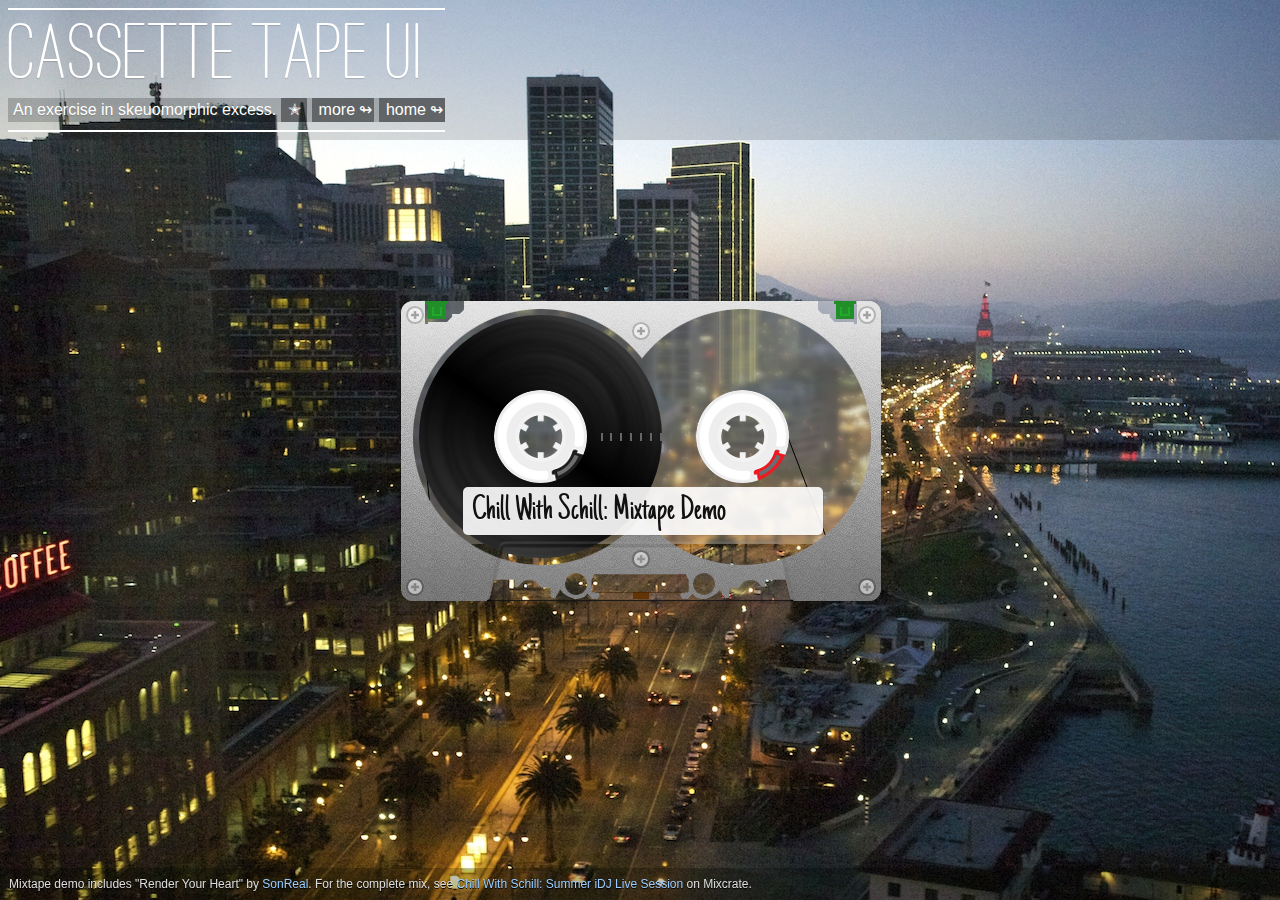
<file: lib/soundmanagerv297a-20130512/demo/cassette-tape/index.html>
<!DOCTYPE html>
<!--
/**
 * Cassette Tape UI Prototype (09/2012)
 * ALPHA build / experimental state, unsupported; use at own risk
 * Requires CSS3 border-radius + <canvas> support
 * http://www.schillmania.com/projects/soundmanager2/
 */
-->
<html>
<head>
<title>Cassette Tape Prototype: Canvas mask + blur effects version (MA-R90-style design)</title>
<meta name="robots" content="noindex" />
<meta name="description" content="An experimental web audio player UI based on the TDK MA-R90 cassette tape, a classic metal-alloy cassette model from 1982. Includes slight translucency and blurring effects." />
<meta name="keywords" content="javascript sound, html5 audio, css3, cassette tape, tdk, mar, ma-r, mar90, html5 sound, javascript audio, schill, schillmania, soundmanager, soundmanager2" />
<meta name="author" content="Scott Schiller" />
<meta http-equiv="Content-Type" content="text/html; charset=UTF-8" />
<link rel="stylesheet" type="text/css" media="screen" href="css/cassette-tape-ui.css" />
<link rel="stylesheet" type="text/css" media="screen" href="css/cassette-tape-ui-blur.css" />
<noscript>
 <!-- Legal? Probably not - but, works. -->
 <link rel="stylesheet" type="text/css" media="screen" href="css/cassette-tape-ui-blur-nojs.css" />
</noscript>
<link rel="stylesheet" type="text/css" media="screen" href="css/demo.css" />
<script src="../../script/soundmanager2.js"></script>
<script src="script/cassette-tape-ui.js"></script>
<script src="script/demo.js"></script>
</head>

<body>

<div id="demo-header-wrapper">
 <div id="demo-header">
  <h1>Cassette Tape UI</h1>
  <p>An exercise in skeuomorphic excess. <a id="nextBackground" href="#next" title="Change background">&#10029;&nbsp;</a> <a href="more.html" title="More cassette tape prototype designs">more &rarrlp;</a> <a href="../../" title="SoundManager 2 homepage">home &rarrlp;</a></p>
 </div>
</div>

<div id="tape-loader">
 <div class="spinner-box">
  <div class="spinner"></div>
 </div>
</div>

<!-- 
/**
 * DIV-tastic! Indeed, tons of elements in this version - but this allows for easy customization.
 * The basic version (no canvas + blur effects) uses more images for skinning and has a few less elements.
 */
-->

<div class="draggable clear ma-r90 cutout tape">
 <div class="blur-image-wrapper">
  <canvas class="blur-image"></canvas>
 </div>
 <div class="transparency-sheet"></div>
 <div class="tape-shell image-mask" data-image-repeat="true" data-mask-url="image/ma-r90-mask.png"></div>
 <div class="tape-gradient image-mask" data-mask-url="image/ma-r90-mask.png"></div>
 <div class="tab-left">
  <div class="notch"></div>
  <div class="ridge"></div>
 </div>
 <div class="tab-right">
  <div class="notch"></div>
  <div class="ridge"></div>
 </div>
 <div class="rail-left"></div>
 <div class="rail-right"></div>
 <div class="rail-middle">
  <div class="rail-middle-outline">
   <div class="tape-pad-holder">
    <div class="tape-pad"></div>
    <div class="tape-pad-line"></div>
   </div>
  </div>
  <div class="screw-bm"></div>
 </div>
 <div class="screw-tl"></div>
 <div class="screw-tr"></div>
 <div class="screw-bl"></div>
 <div class="screw-br"></div>
 <div class="screw-tm"></div>
 <div class="left reel-mask"></div>
 <div class="right reel-mask"></div>
 <canvas class="connecting-tape"></canvas>
 <div class="left reel"></div>
 <div class="left spokes"></div>
 <div class="right reel"></div>
 <div class="right spokes"></div>
 <div class="progress-notches">
  <div class="n1"></div>
  <div class="n2"></div>
  <div class="n3"></div>
  <div class="n4"></div>
  <div class="n5"></div>
  <div class="n6"></div>
  <div class="n7"></div>
  <div class="n8"></div>
  <div class="n9"></div>
 </div>

 <!-- static label version -->
 <!--
 <div class="label">Chill With Schill: Mixtape Demo</div>
 -->

 <!-- editable URL-based label for the demo, you don't need to use this -->
 <form id="tape-form" action="." method="get" onsubmit="return false">
  <input class="label" name="tape_url" placeholder="Type an MP3 URL here ..." title="Click to edit and provide your own MP3 URL" value="Chill With Schill: Mixtape Demo" data-default-value="Chill With Schill: Mixtape Demo" />
 </form>

 <div class="aqua controls">
  <div class="bd">
   <ul>
    <li><a href="#" title="play/pause" class="play">&#9668;</a></li>
    <li><a href="#" title="rewind" class="rew">&#171;</a></li>
    <li><a href="#" title="fast-forward" class="ffwd">&#187;</a></li>
    <li><a href="#" title="stop" class="stop">&#9632;</a></li>
   </ul>
  </div>
 </div>
</div>

<div class="thanks">
 <p>Mixtape demo includes "Render Your Heart" by <a href="http://sonreal.ca/" title="SonReal (official website)">SonReal</a>. For the complete mix, see <a href="http://www.mixcrate.com/schill/chill-with-schill-summer-idj-live-session-169722" title="Chill With Schill: Summer iDJ Live Session (mixcrate)">Chill With Schill: Summer iDJ Live Session</a> on Mixcrate.</p>
</div>

<script>
(function() {
  window.setTimeout(function() {
    // transition hack
    document.getElementById('tape-loader').className = 'visible';
  }, 1);
  // oh, what a hack! (demo only: no high-end unicode characters on WinXP)
  var char = '&infin;';
  if (navigator.userAgent.indexOf('Windows NT 5.1') !== -1) {
    document.getElementById('nextBackground').innerHTML = char + '&nbsp;';
  }
}());
</script>

</body>
</html>
</file>
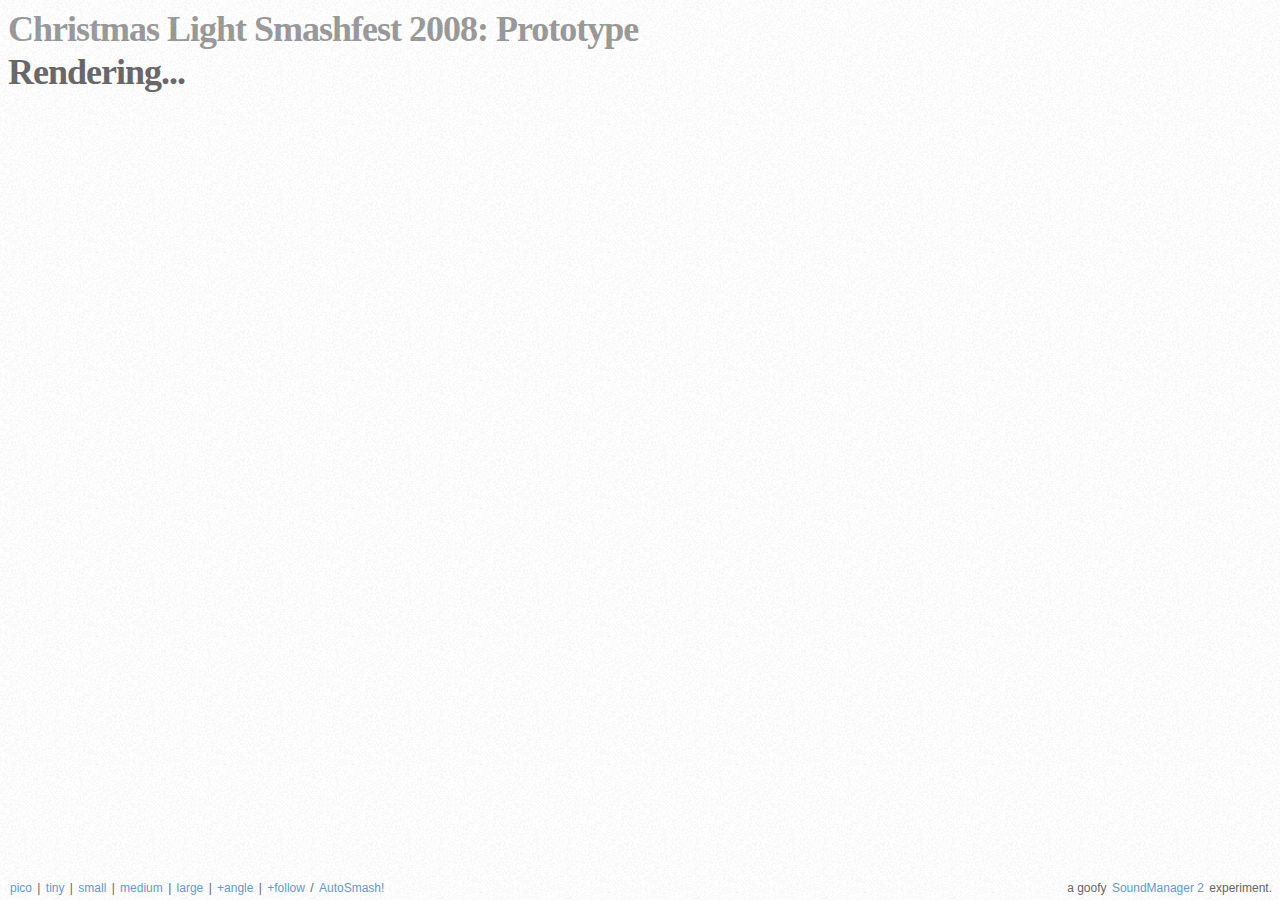
<file: lib/soundmanagerv297a-20130512/demo/christmas-lights/index.html>
<html>
<head>
<title>Smashable Christmas Lights</title>
<meta name="robots" content="noindex" />
<link rel="stylesheet" media="screen" href="christmaslights.css" />
<script type="text/javascript" src="../../script/soundmanager2.js"></script>
<script type="text/javascript" src="christmaslights.js"></script>
</head>

<body>

<div>

 <div id="loading">
  <h1>Christmas Light Smashfest 2008: Prototype</h1>
  <h2>Rendering...</h2>
 </div>

 <div id="lights">
  <div id="explosion-box-texture"></div>
  <!-- lights go here -->
 </div>

 <div style="position:absolute;bottom:5px;left:8px;z-index:10" class="allow-touch">
  <a href="?size=pico">pico</a> | <a href="?size=tiny">tiny</a> | <a href="?size=small">small</a> | <a href="?size=medium">medium</a> | <a href="?size=large">large</a> <span style="*display:none">| <a href="#angle=1" onclick="window.location.href=this.href;window.location.reload()">+angle</a> | <a href="#follow=1" onclick="window.location.href=this.href;window.location.reload()">+follow</a></span> / <a href="#" onclick="xlsf.destroyLights()">AutoSmash!</a>
 </div>

 <div style="position:absolute;bottom:5px;right:8px;z-index:10" class="allow-touch">
  a goofy <a href="http://www.schillmania.com/projects/soundmanager2/">SoundManager 2</a> experiment.
 </div>

</div>



</body>
</html>
</file>
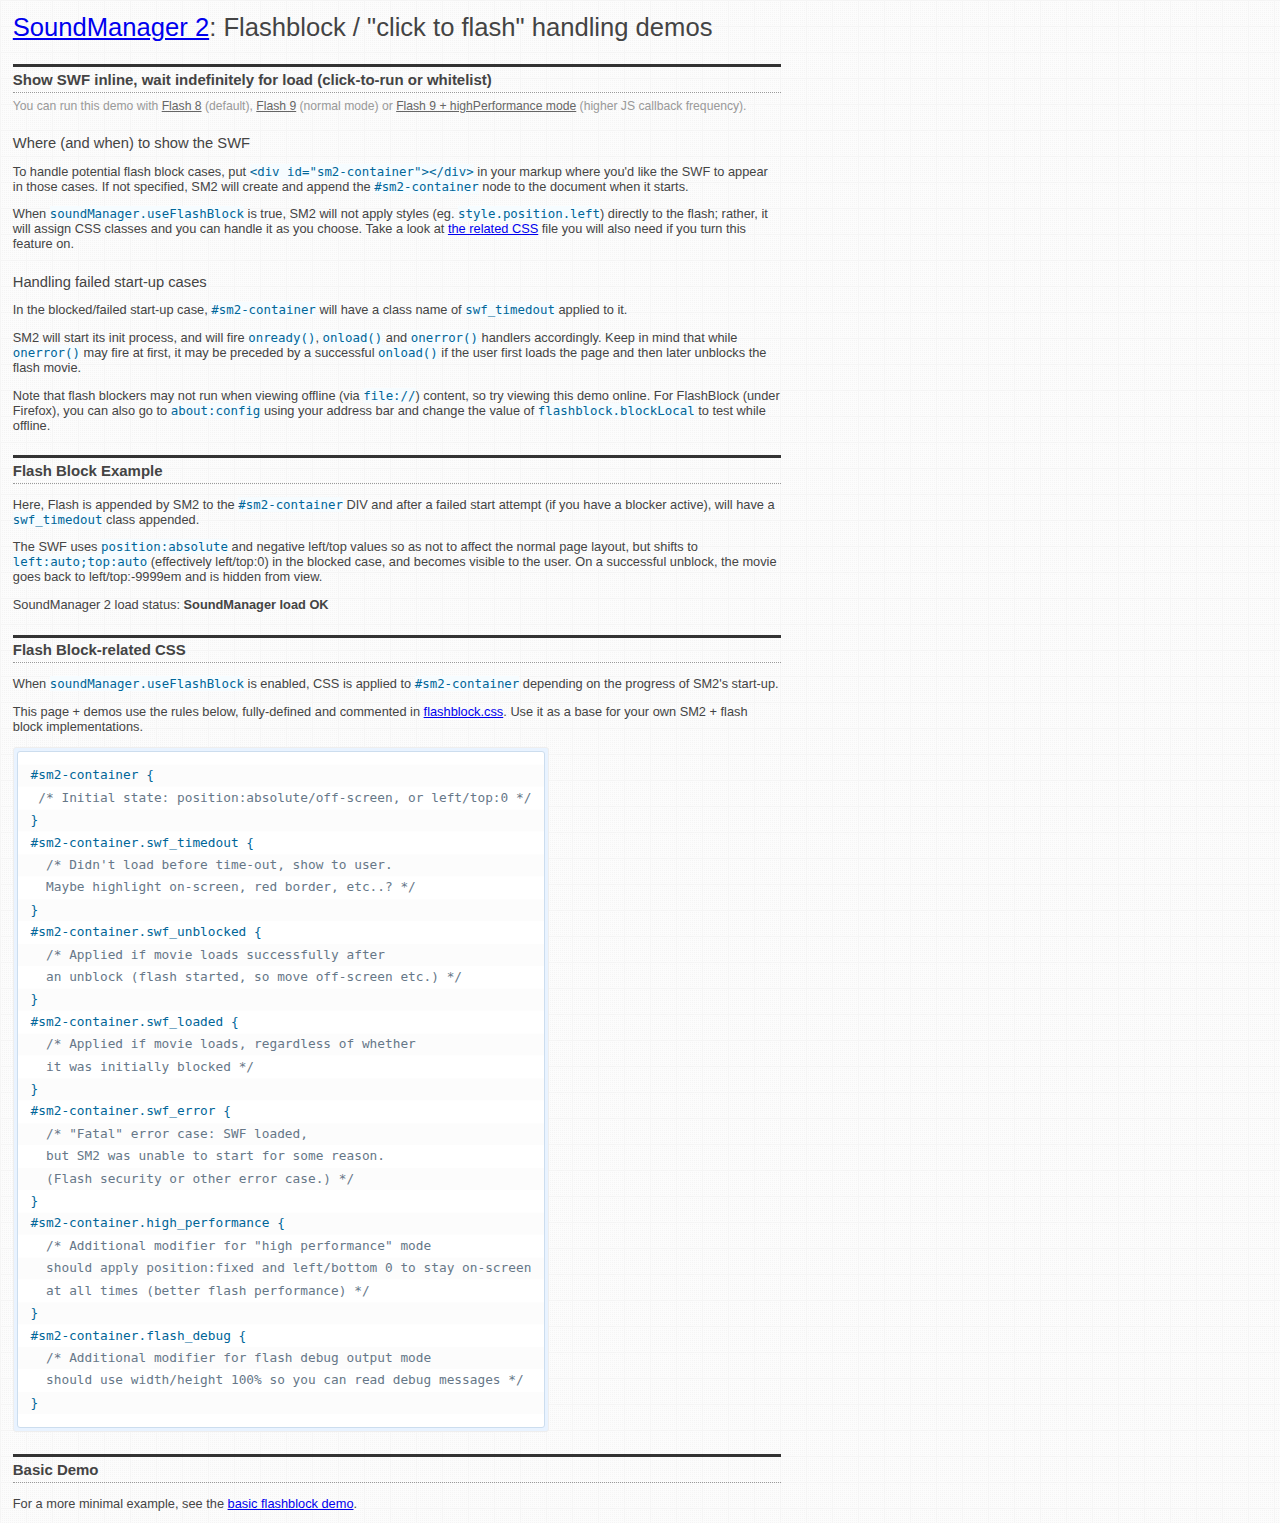
<file: lib/soundmanagerv297a-20130512/demo/flashblock/index.html>
<!DOCTYPE html PUBLIC "-//W3C//DTD XHTML 1.0 Strict//EN"
	"http://www.w3.org/TR/xhtml1/DTD/xhtml1-strict.dtd">
<html xmlns="http://www.w3.org/1999/xhtml" lang="en" xml:lang="en">
<head>
<title>SoundManager 2: Flash Block handling examples</title>
<meta name="robots" content="noindex" />
<meta name="description" content="Demo of SoundManager 2 handling flashblock / &quot;click to flash&quot; blockers gracefully" />
<meta name="keywords" content="javascript sound, javascript audio, DHTML sound, flashblock, flash blocker, handling flashblock, click to flash, click2flash" />
<meta http-equiv="Content-Type" content="text/html; charset=windows-1252" />
<!-- design template, you don't need this -->
<link rel="stylesheet" type="text/css" href="../index.css" />
<link rel="stylesheet" type="text/css" href="../debug.css" />

<!-- actual flashblock demo stuff, this is for you -->
<link rel="stylesheet" type="text/css" href="flashblock.css" />
<script type="text/javascript" src="../../script/soundmanager2.js"></script>

<script type="text/javascript">
soundManager.setup({
  // enable flash block handling
  useFlashBlock: true,
  // making sure this demo uses flash, of course...
  preferFlash: true,
  // custom demo options, not for your needs
  debugMode: true,
  url: '../../swf/'
});

var winLoc = window.location.toString();
if (winLoc.match(/flash9/i)) {
  soundManager.setup({
    flashVersion: 9
  });
  if (winLoc.match(/highperformance/i)) {
    soundManager.setup({
      useHighPerformance: true
    });
  }
} else if (winLoc.match(/flash8/i)) {
  soundManager.setup({
    flashVersion: 8
  });
}

soundManager.ontimeout(function(){
  var loaded = soundManager.getMoviePercent();
  document.getElementById('sm2-status').innerHTML = 'No response (yet), flash movie '+(loaded?'loaded OK (likely security/error case)':'has not loaded (likely flash-blocked.)')+' Waiting indefinitely ...';
});

soundManager.onready(function(){
  var loaded = soundManager.getMoviePercent();
  document.getElementById('sm2-status').innerHTML = 'SoundManager load OK';
});

</script>
</head>
<body>

<div style="margin:1em;max-width:60em">
	
	<h1><a href="http://www.schillmania.com/projects/soundmanager2/">SoundManager 2</a>: Flashblock / "click to flash" handling demos</h1>

	<h3>Show SWF inline, wait indefinitely for load (click-to-run or whitelist)</h3>

        <p class="note">You can run this demo with <a href="#flash8" onclick="window.location.replace(this.href);window.location.reload()">Flash 8</a> (default), <a href="#flash9" onclick="window.location.replace(this.href);window.location.reload()">Flash 9</a> (normal mode) or <a href="#flash9-highperformance" onclick="window.location.replace(this.href);window.location.reload()">Flash 9 + highPerformance mode</a> (higher JS callback frequency).</p>

        <h4>Where (and when) to show the SWF</h4>

	<p>To handle potential flash block cases, put <code>&lt;div id="sm2-container"&gt;&lt;/div&gt;</code> in your markup where you'd like the SWF to appear in those cases. If not specified, SM2 will create and append the <code>#sm2-container</code> node to the document when it starts.</p>

        <p>When <code>soundManager.useFlashBlock</code> is true, SM2 will not apply styles (eg. <code>style.position.left</code>) directly to the flash; rather, it will assign CSS classes and you can handle it as you choose. Take a look at <a href="#flashblock-css">the related CSS</a> file you will also need if you turn this feature on.</p>

        <h4>Handling failed start-up cases</h4>

        <p>In the blocked/failed start-up case, <code>#sm2-container</code> will have a class name of <code>swf_timedout</code> applied to it.</p>

        <p>SM2 will start its init process, and will fire <code>onready()</code>, <code>onload()</code> and <code>onerror()</code> handlers accordingly. Keep in mind that while <code>onerror()</code> may fire at first, it may be preceded by a successful <code>onload()</code> if the user first loads the page and then later unblocks the flash movie.</p>

	<p>Note that flash blockers may not run when viewing offline (via <code>file://</code>) content, so try viewing this demo online. For FlashBlock (under Firefox), you can also go to <code>about:config</code> using your address bar and change the value of <code>flashblock.blockLocal</code> to test while offline.</p>

        <h3>Flash Block Example</h3>

        <p>Here, Flash is appended by SM2 to the <code>#sm2-container</code> DIV and after a failed start attempt (if you have a blocker active), will have a <code>swf_timedout</code> class appended.</p>

        <p>The SWF uses <code>position:absolute</code> and negative left/top values so as not to affect the normal page layout, but shifts to <code>left:auto;top:auto</code> (effectively left/top:0) in the blocked case, and becomes visible to the user. On a successful unblock, the movie goes back to left/top:-9999em and is hidden from view.</p>

	<p>SoundManager 2 load status: <b id="sm2-status">Loading...</b></p>

	<!-- here is where the SWF is shown in the blocked / failed start-up case. -->

	<div id="sm2-container">
 	  <!-- flash is appended here -->
        </div>
	
	<h3 id="flashblock-css">Flash Block-related CSS</h3>
	
	<p>When <code>soundManager.useFlashBlock</code> is enabled, CSS is applied to <code>#sm2-container</code> depending on the progress of SM2's start-up.</p>
	<p>This page + demos use the rules below, fully-defined and commented in <a href="flashblock.css">flashblock.css</a>. Use it as a base for your own SM2 + flash block implementations.</p>

<pre class="block"><code>#sm2-container {
 <span><span>/* Initial state: position:absolute/off-screen, or left/top:0 */</span></span>
}
#sm2-container.swf_timedout {
  <span><span>/* Didn't load before time-out, show to user.
  Maybe highlight on-screen, red border, etc..? */</span></span>
}
#sm2-container.swf_unblocked {
  <span><span>/* Applied if movie loads successfully after
  an unblock (flash started, so move off-screen etc.) */</span></span>
}
#sm2-container.swf_loaded {
  <span><span>/* Applied if movie loads, regardless of whether
  it was initially blocked */</span></span>
}
#sm2-container.swf_error {
  <span><span>/* "Fatal" error case: SWF loaded,
  but SM2 was unable to start for some reason.
  (Flash security or other error case.) */</span></span>
}
#sm2-container.high_performance {
  <span><span>/* Additional modifier for "high performance" mode
  should apply position:fixed and left/bottom 0 to stay on-screen
  at all times (better flash performance) */</span></span>
}
#sm2-container.flash_debug {
  <span><span>/* Additional modifier for flash debug output mode
  should use width/height 100% so you can read debug messages */</span></span>
}</code></pre>

	<h3>Basic Demo</h3>
	
	<p>For a more minimal example, see the <a href="basic.html" title="SoundManager 2: Basic Flashblock handling demo">basic flashblock demo</a>.</p>
	
</div>
</file>
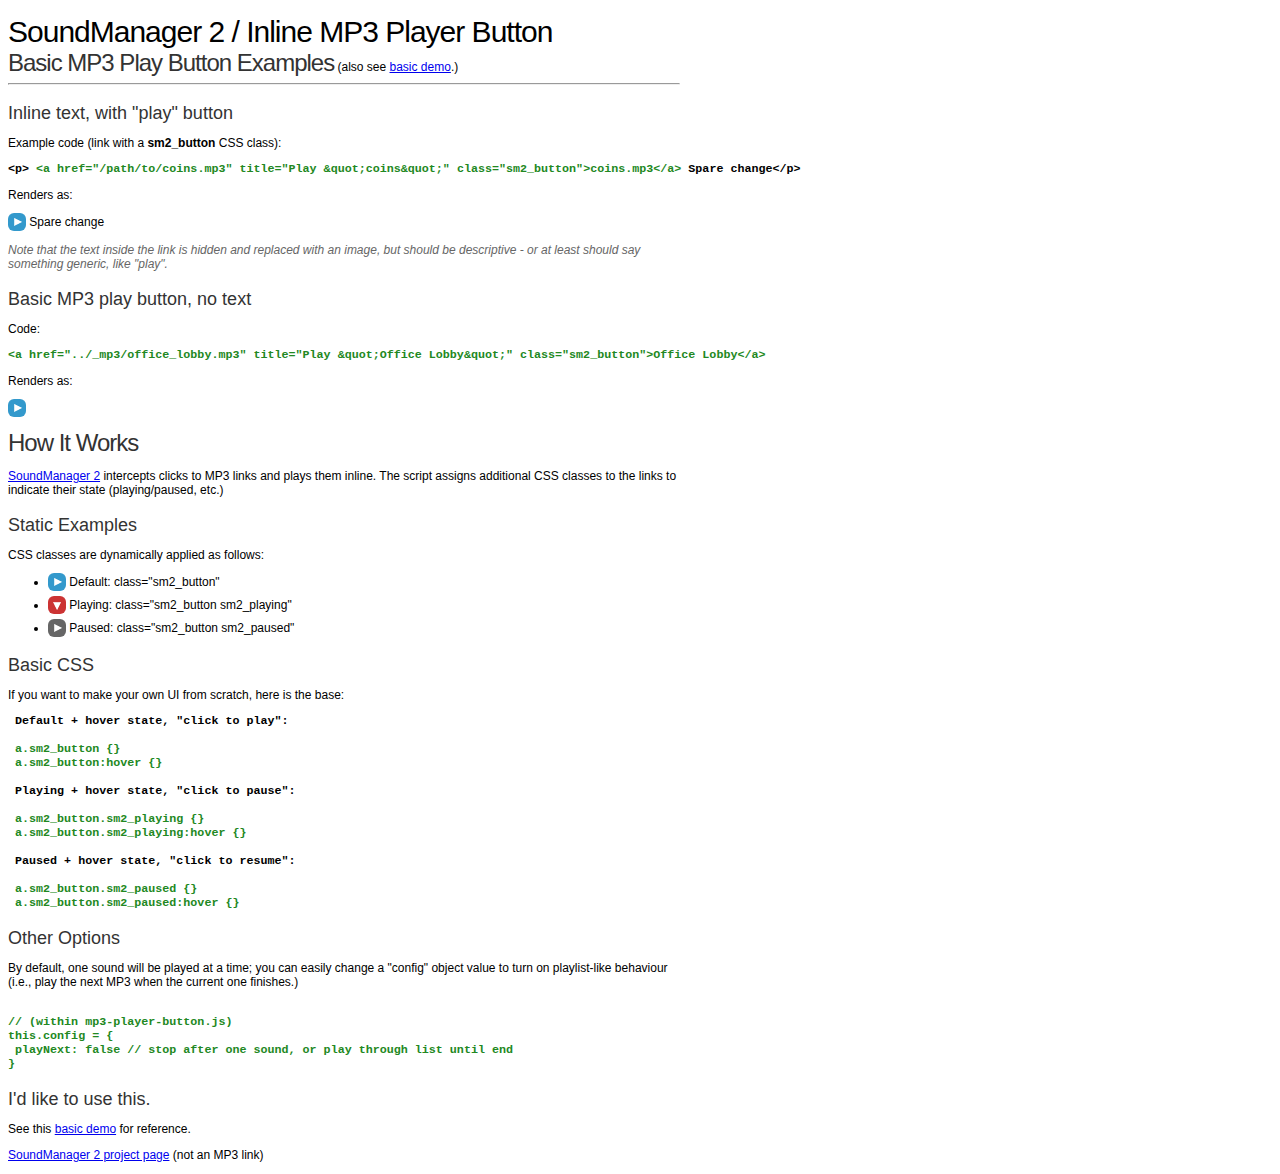
<file: lib/soundmanagerv297a-20130512/demo/mp3-player-button/index.html>
<!DOCTYPE html PUBLIC "-//W3C//DTD XHTML 1.0 Strict//EN"
	"http://www.w3.org/TR/xhtml1/DTD/xhtml1-strict.dtd">
<html xmlns="http://www.w3.org/1999/xhtml" lang="en" xml:lang="en">
<head>
<title>SoundManager 2 Demo: Basic MP3 Play Button</title>
<meta name="robots" content="noindex" />
<style type="text/css">

/* 

 -------------------------------------------------------------

 In-page demo CSS - see external CSS for actual relevant stuff.

 --------------------------------------------------------------

 */

#soundmanager-debug {
 /* SM2 debug container (optional, makes debug more useable) */
 position:absolute;position:fixed;*position:absolute;bottom:10px;right:10px;width:50em;height:18em;overflow:auto;background:#fff;margin:1em;padding:1em;border:1px solid #999;font-family:"lucida console",verdana,tahoma,"sans serif";font-size:x-small;line-height:1.5em;opacity:0.9;filter:alpha(opacity=90);
}

body {
 font:75% normal verdana,arial,tahoma,"sans serif";
}

h1, h2, h3 {
 font:2.5em arial,tahoma,verdana;
 font-weight:normal;
 margin-bottom:0px;
}

h1, h2 {
 letter-spacing:-1px; /* zomg web x.0! ;) */ 
 margin-top:0.5em;
}

h2, h3 {
 color:#333;
}

h2 {
 font-size:2em;
}

h3 {
 font-size:1.5em;
}

h1 a,
h1 a:hover {
 color:#000;
 text-decoration:none;
}

h1 a:hover {
 text-decoration:underline;
}

ul li {
 margin-bottom:0.5em;
}

ul.notes {
 margin-left:0px;
 padding-left:1.5em;
}

.note {
 margin-top:0px;
 font-style:italic;
 color:#666;
}

pre {
 font-weight:bold;
 font-size:1.2em;
 _font-size:1em;
}

pre code {
 color:#228822;
}

#left {
 max-width:56em;
}

</style>
<link rel="stylesheet" type="text/css" href="css/mp3-player-button.css" />
<!-- soundManager.useFlashBlock: related CSS -->
<link rel="stylesheet" type="text/css" href="../flashblock/flashblock.css" />
<script type="text/javascript" src="../../script/soundmanager2.js"></script>
<script type="text/javascript" src="script/mp3-player-button.js"></script>
<script>
soundManager.setup({
  useFlashBlock: true, // optional - if used, required flashblock.css
  url: '../../swf/' // required: path to directory containing SM2 SWF files
});
</script>

</head>

<body>

<div id="left">
	
 <h1><a href="http://www.schillmania.com/projects/soundmanager2/" title="Play MP3s inline with javascript using SoundManager 2">SoundManager 2</a> / Inline MP3 Player Button</h1>

 <h2 style="display:inline">Basic MP3 Play Button Examples</h2> (also see <a title="MP3 Play Button, Basic Example demo" href="basic.html">basic demo</a>.)

 <hr />

 <div id="sm2-container">
  <!-- flash movie ends up here -->
 </div>

 <h3>Inline text, with "play" button</h3>

 <p>Example code (link with a <b>sm2_button</b> CSS class):</p>
<pre>&lt;p&gt; <code>&lt;a href="/path/to/coins.mp3" title="Play &amp;quot;coins&amp;quot;" class="sm2_button"&gt;coins.mp3&lt;/a&gt;</code> Spare change&lt;/p&gt;</pre>
 <p>Renders as:</p>
<div>
 <p><a href="../../demo/_mp3/coins.mp3" class="sm2_button" title="Play &quot;coins&quot;">coins.mp3</a> Spare change</p>
 <p class="note">Note that the text inside the link is hidden and replaced with an image, but should be descriptive - or at least should say something generic, like "play".</p>
</div>
 <h3>Basic MP3 play button, no text</h3>

 <p>Code:</p>

 <pre><code>&lt;a href="../_mp3/office_lobby.mp3" title="Play &amp;quot;Office Lobby&amp;quot;" class="sm2_button"&gt;Office Lobby&lt;/a&gt;</code></pre>

 <p>Renders as:</p>
 <p>
	<a href="../_mp3/office_lobby.mp3" title="Play &quot;Office Lobby&quot;" class="sm2_button">Office Lobby</a>
 </p>
 <h2>How It Works</h2>

 <p><a href="http://www.schillmania.com/projects/soundmanager2/" title="SoundManager 2 Javascript Sound API">SoundManager 2</a> intercepts clicks to MP3 links and plays them inline. The script assigns additional CSS classes to the links to indicate their state (playing/paused, etc.)</p>

 <h3>Static Examples</h3>

 <p>CSS classes are dynamically applied as follows:</p>

 <ul>
  <li><a href="#" class="sm2_button" title="&quot;Click to play&quot; state">Default: class="sm2_button"</a> Default: class="sm2_button"</li>
  <li><a href="#" class="sm2_button sm2_playing" title="&quot;Click to pause&quot; state">Playing: class="sm2_button sm2_playing"</a> Playing: class="sm2_button sm2_playing"</li>
  <li><a href="#" class="sm2_button sm2_paused" title="&quot;Click to resume&quot; state">Paused: class="sm2_button sm2_paused"</a> Paused: class="sm2_button sm2_paused"</li>
 </ul>

 <h3>Basic CSS</h3>

 <p>If you want to make your own UI from scratch, here is the base:</p>

<pre>
 Default + hover state, "click to play":
<code>
 a.sm2_button {}
 a.sm2_button:hover {}
</code>
 Playing + hover state, "click to pause":
<code>
 a.sm2_button.sm2_playing {}
 a.sm2_button.sm2_playing:hover {}
</code>
 Paused + hover state, "click to resume":
<code>
 a.sm2_button.sm2_paused {}
 a.sm2_button.sm2_paused:hover {}
</code></pre>

 <h3>Other Options</h3>
 
 <p>By default, one sound will be played at a time; you can easily change a "config" object value to turn on playlist-like behaviour (i.e., play the next MP3 when the current one finishes.)</p>
 
<pre>
<code>
// (within mp3-player-button.js)
this.config = {
 playNext: false // stop after one sound, or play through list until end
}
</code></pre>

 <h3>I'd like to use this.</h3>
 <p>See this <a href="basic.html" title="basic template: inline mp3 player">basic demo</a> for reference.</p>

 <p>
  <a href="http://www.schillmania.com/projects/soundmanager2/" title="SoundManager 2 home">SoundManager 2 project page</a> (not an MP3 link)
 </p>

</div>

</body>
</html>
</file>
<file: style.css>
body {
  font: 12px sans-serif;
}
 
.rules line, .rules path {
  /*shape-rendering: crispEdges;*/
  stroke: #000;
}
 
.rules .tick {
}
.rules .minor {
  stroke: #BBB;
}
.rules .domain {
  fill: none;
}
 
.grid .tick {
  stroke: #000;
  stroke-width: 2;
}

.QiNames {
  font-size: 30px;
  text-anchor: "middle";
}

.qizis {
  cursor: pointer;
}

circle.possible-position {
  stroke: purple;
  stroke-width: 3px;
  fill-opacity: 0;
}
.eating-position circle {
  stroke: purple;
  stroke-width: 3px;
}
.selected-reserve circle {
  stroke-width: 3px;
  stroke: blue;
  stroke-opacity:1;
}

.dragging-ghost {
  opacity: 0.3;
  cursor: pointer;
}

.not-allowed,  .not-allowed *{
  cursor: not-allowed!important;
}


.qipan-container, #board1, #board2 {
  display: inline-block;
}

#board2 {
  padding-left: 10px;
}

.qipu-container {
  display: inline-block;
  overflow : scroll;
  height : 500px;
  width : 150px;
  font-size: 15px;
}

#qipu-fenzhi {
  display: inline-block;
}

.qipu-container li {
  -webkit-transition: background 300ms ease;
  -moz-transition: background 300ms ease;
  -ms-transition: background 300ms ease;
  -o-transition: background 300ms ease;
  transition: background 300ms ease;
  
  cursor: pointer;
}

.current-step, .current-branch {
  background-color: #FFFF66;
}

.audio-explanation:after {
  content: "♪";
  color: red;
}

.branch-point:after {
  content: "B";
  color: blue;
}

.qipu-container p {
  font-size: 15px;
  font-family: 宋体;
  cursor:default;
}

.userviscontrols {
  display: inline-block;
  text-align : center;
  vertical-align: middle;
}

.ivcont h2 {
  font-family : 宋体;
  font-size : 25px;
  color : black;
  text-align : center;
  padding : 0px;
} 

img {
  cursor:pointer;
}
</file>
<file: lib/soundmanagerv297a-20130512/demo/index-rollup.css>
/**
 * SoundManager 2 homepage demo CSS
 * --------------------------------
 * MP3 player button, Muxtape/page player,
 * inline player and 360 player demo bits
 * combined and minified for optimal performance.
 * For raw source, see individual demo pages.
 * --------------------------------
 * Source files:
 * demo/play-mp3-links/css/inlineplayer.css
 * demo/page-player/css/page-player.css
 * demo/360-player/360player.css
 * demo/360-player/360player-visualization.css
 * demo/mp3-player-button/css/mp3-player-button.css
 * demo/flashblock/flashblock.css
 * demo/index/index.css
 */

@font-face {
    /*
     * 'Chunk' font by Meredith Mandel - http://work.meredithmandel.com/#379252/Typeface-Chunk-Five
     * http://www.theleagueofmoveabletype.com/fonts/4-chunk
     * Provided under the SIL Open Font License (OFL)
     * http://scripts.sil.org/cms/scripts/page.php?site_id=nrsi&id=OFL&_sc=1
    */
    font-family: 'ChunkFiveRegular';
    src: url('_image/chunk-webfont.woff') format('woff'),
         url('_image/chunk-webfont.ttf') format('truetype'),
         url('_image/chunk-webfont.svg#ChunkFiveRegular') format('svg');
    font-weight: normal;
    font-style: normal;
}
ul.flat{list-style-type:none;padding-left:0}ul.flat li,ul.graphic li{padding-bottom:1px}ul.flat li a{display:inline-block;padding:2px 4px 2px 4px}ul.graphic{list-style-type:none;padding-left:0;margin-left:0}ul.graphic{list-style-type:none;margin:0;padding:0}ul.graphic li{margin-bottom:2px}ul.graphic li a,ul.graphic li a.sm2_link{display:inline-block;padding-left:22px;min-height:16px;vertical-align:middle;background-color:#369;border-radius:3px;padding:3px 3px 3px 25px;min-width:19em;_width:19em;text-decoration:none;font-weight:normal;color:#f6f9ff}ul.graphic li a.sm2_link{-webkit-transition-property:hover;-webkit-transition:background-color .15s linear;-moz-transition:background-color .15s linear 0s;-o-transition-property:background-color;-o-transition-duration:.15s}ul.graphic li a,ul.graphic li a.sm2_paused:hover,ul.graphic li a.sm2_link:hover{background-image:url(play-mp3-links/image/icon_play.png);background-position:3px 50%;background-repeat:no-repeat;_background-image:url(play-mp3-links/image/icon_play.gif)}ul.graphic li a.sm2_link:hover{background-color:#036;color:#fff}ul.graphic li a.sm2_paused{background-color:#999}ul.graphic li a.sm2_paused:hover{background:#036 url(play-mp3-links/image/icon_play.png) no-repeat 3px 50%;_background-image:url(play-mp3-links/image/icon_play.gif)}ul.graphic li a.sm2_playing,ul.graphic li a.sm2_playing:hover{background:#036 url(play-mp3-links/image/icon_pause.png) no-repeat 3px 50%;_background-image:url(play-mp3-links/image/icon_pause.gif);text-decoration:none}body #sm2-container object,body #sm2-container embed{left:-9999em;top:-9999em}ul.flat a.sm2_link{border-left:6px solid #999;padding-left:4px;padding-right:4px}ul.flat a.sm2_link:hover{border-left-color:#333}ul.flat a.sm2_playing{border-left-color:#66f;background-color:#000;color:#fff;text-decoration:none}ul.flat a.sm2_playing:hover{border-left-color:#c33}ul.flat a.sm2_paused{background-color:#666;color:#fff;text-decoration:none}ul.flat a.sm2_paused:hover{border-left-color:#3c3}.spectrum-container{display:none}ul.use-spectrum li.sm2_playing .spectrum-container{position:absolute;left:0;top:0;margin-left:-266px;margin-top:-1px;display:block;background-color:#58b;border:1px solid #9cf;border-radius:4px}ul.use-spectrum .spectrum-box{position:relative;width:255px;font-size:1em;padding:2px 0;height:1.2em;overflow:hidden}ul.use-spectrum .spectrum-box .spectrum{position:absolute;left:0;top:-2px;margin-top:20px;display:block;font-size:1px;width:1px;height:1px;overflow:hidden;background-color:#fff}ul.playlist{list-style-type:none;margin:0;padding:0}ul.playlist li{position:relative;display:block;width:auto;font-size:2em;color:#666;padding:.25em .5em .25em .5em;border:0;letter-spacing:-1px;background-color:#f9f9f9;-webkit-transition-property:hover;-webkit-transition:background-color .15s ease-in-out;-moz-transition:background-color .15s linear 0s;-o-transition-property:background-color;-o-transition-duration:.15s}ul.playlist li a{display:block;text-decoration:none;font-weight:normal;color:#000;font-size:120%;outline:0;position:relative;z-index:2}ul.playlist li.sm2_playing,ul.playlist li.sm2_paused,ul.playlist li.sm2_playing a{color:#fff;border-radius:3px}ul.playlist li:hover{background-color:#eee}ul.playlist li:hover a{color:#333}ul.playlist li.sm2_playing,ul.playlist li.sm2_playing:hover{background-color:#69c}ul.playlist li.sm2_paused{background-color:#999}ul.playlist li.sm2_playing:hover a,ul.playlist li.sm2_paused a{color:#fff}ul.playlist li .controls{display:none}ul.playlist li .peak,ul.playlist.use-peak li .peak{display:none;position:absolute;top:.55em;right:.5em}ul.playlist li.sm2_playing .controls,ul.playlist li.sm2_paused .controls{position:relative;display:block}ul.playlist.use-peak li.sm2_playing .peak,ul.playlist.use-peak li.sm2_paused .peak{display:inline;display:inline-block}ul.playlist.use-peak li .peak{display:none}ul.playlist li.sm2_paused .controls{background-color:#666}ul.playlist li:hover .controls .statusbar{position:relative;cursor:ew-resize;cursor:-moz-grab;cursor:grab}ul.playlist li.sm2_paused .controls .statusbar{background-color:#ccc}ul.playlist li .controls{position:relative;margin-top:.25em;margin-bottom:.25em;background-color:#9cf}ul.playlist li .controls .statusbar{position:relative;height:.5em;background-color:#cdf;border:2px solid #fff;border-radius:2px;overflow:hidden;cursor:-moz-grab;cursor:grab}ul.playlist li .controls.dragging .statusbar{cursor:-moz-grabbing;cursor:grabbing}ul.playlist li .controls .statusbar .position,ul.playlist li .controls .statusbar .loading,ul.playlist li .controls .statusbar .annotation{position:absolute;left:0;top:0;height:.5em}ul.playlist li .controls .statusbar .position{background-color:#369;border-right:3px solid #369;border-radius:3px}ul.playlist li.sm2_paused .controls .statusbar .position{background-color:#666;border-color:#666}ul.playlist li .controls .statusbar .loading{background-color:#eee}ul.playlist li .controls .statusbar .position,ul.playlist li .controls .statusbar .loading{width:0}ul.playlist li.sm2_playing a.sm2_link,ul.playlist li.sm2_paused a.sm2_link{margin-right:4.5em}ul.playlist li .timing{position:absolute;display:none;text-align:right;right:1em;top:1em;width:auto;height:1em;padding:3px 5px;background-color:#58b;border:1px solid #9cf;border-radius:4px;letter-spacing:0;font:44% monaco,"VT-100","lucida console",courier,system;line-height:1em;vertical-align:middle}ul.playlist.use-peak li .timing{right:4.25em}ul.playlist li:hover .timing{z-index:2}ul.playlist li .timing div.sm2_timing{margin:0;padding:0;margin-top:-1em}ul.playlist li.sm2_playing .timing,ul.playlist li.sm2_paused .timing{display:block}ul.playlist li.sm2_paused .timing .sm2_position{text-decoration:blink}ul.playlist li.sm2_paused .timing,ul.playlist.use-peak li.sm2_paused .peak{background-color:#888;border-color:#ccc}ul.playlist.use-peak li .peak{display:none;zoom:1;border:1px solid #9cf;padding:2px;height:.55em;border-radius:4px;background-color:#58b;width:.8em;height:.55em;margin-top:-3px}ul.playlist.use-peak li .peak-box{position:relative;width:100%;height:.55em;overflow:hidden}ul.playlist li .peak .l,ul.playlist li .peak .r{position:absolute;left:0;top:0;width:7px;height:50px;background:#fff;border:1px solid #fff;border-radius:1px;margin-top:1em}ul.playlist li .peak .l{margin-right:1px}ul.playlist li .peak .r{left:10px}#control-template{display:none}.ui360,.sm2-360ui{position:relative}.ui360,.sm2-360ui{min-width:50px;min-height:50px}.sm2-360ui{width:50px;height:50px}.ui360,.ui360 *{vertical-align:middle}.sm2-360ui{position:relative;display:inline-block;float:left;*display:inline}.sm2-360ui.sm2_playing,.sm2-360ui.sm2_paused{z-index:10}.ui360 a{float:left;display:inline;position:relative;color:#000;text-decoration:none;left:3px;top:18px;text-indent:50px}.ui360 a.sm2_link{text-indent:0}.ui360 a,.ui360 a:hover,.ui360 a:focus{padding:2px;margin-left:-2px;margin-top:-2px}.ui360 a:hover,.ui360 a:focus{background:#eee;border-radius:3px;outline:0}.ui360 .sm2-canvas{position:absolute;left:0;top:0}.ui360 .sm2-timing{position:absolute;display:block;left:0;top:0;width:100%;height:100%;margin:0;font:11px "helvetica neue",helvetica,monaco,lucida,terminal,monospace;color:#666;text-align:center;line-height:50px}.ui360 .sm2-timing.alignTweak{text-indent:1px}.ui360 .sm2-cover{position:absolute;left:0;top:0;width:100%;height:100%;z-index:2;display:none;background-image:url([data-uri])}.ui360 .sm2-360btn{position:absolute;display:block;top:50%;left:50%;width:50px;height:50px;margin-left:-25px;margin-top:-25px;border-radius:25px;cursor:pointer;z-index:3}.ui360 .sm2-360data{display:inline-block;font-family:helvetica}.sm2-inline-block .ui360 .sm2-360btn,.ui360 .sm2-360ui.sm2_playing .sm2-360btn,.ui360 .sm2-360ui.sm2_paused .sm2-360btn{width:22px;height:22px;margin-left:-11px;margin-top:-11px}.ui360 .sm2-360ui.sm2_playing .sm2-cover,.ui360 .sm2-360ui.sm2_paused .sm2-cover{display:block}
.ui360,.ui360 .sm2-360btn-default,.ui360 .sm2-360ui.sm2_paused .sm2-360btn{background:transparent url(360-player/360-button-play.png) no-reoeat;background-image:url([data-uri]);*background-image:url(360-player/360-button-play.png);background-repeat:no-repeat}.ui360{background-position:14px 50%;_background:transparent url(360-player/360-button-play.gif) no-repeat 14px 50%}.ui360 .sm2-360btn-default,.ui360 .sm2-360ui.sm2_paused .sm2-360btn{background-position:50% 50%;_background:transparent url(360-player/360-button-play.gif) no-repeat 50% 50%}.ui360 .sm2-360btn-default,.ui360 .sm2-360ui.sm2_paused .sm2-360btn{cursor:pointer}.ui360 .sm2-360btn-default:hover,.ui360 .sm2-360ui.sm2_paused .sm2-360btn:hover{background:transparent url(360-player/360-button-play-light.png) no-repeat 50% 50%;_background:transparent url(360-player/360-button-play.gif) no-repeat 50% 50%;cursor:pointer}.ui360 .sm2-360ui.sm2_playing .sm2-360btn:hover,.ui360 .sm2-360btn-playing:hover{background:transparent url(360-player/360-button-pause-light.png) no-repeat 50% 50%;_background:transparent url(360-player/360-button-pause-light.gif) no-repeat 50% 50%;cursor:pointer}.ui360 .sm2-360ui.sm2_playing .sm2-timing{visibility:visible}.ui360 .sm2-360ui.sm2_buffering .sm2-timing{visibility:hidden}.ui360 .sm2-360ui .sm2-timing,.ui360 .sm2-360ui .sm2-360btn:hover+.sm2-timing,.ui360 .sm2-360ui.sm2_paused .sm2-timing{visibility:hidden}.ui360 .sm2-360ui.sm2_dragging .sm2-timing,.ui360 .sm2-360ui.sm2_dragging .sm2-360btn:hover+.sm2-timing{visibility:visible}.ui360 .sm2-360ui.sm2_playing .sm2-360btn,.ui360 .sm2-360ui.sm2_dragging .sm2-360btn,.ui360 .sm2-360ui.sm2_dragging .sm2-360btn:hover,.ui360 .sm2-360ui.sm2_dragging .sm2-360btn-playing:hover{background:transparent;cursor:auto}.ui360 .sm2-360ui.sm2_buffering .sm2-360btn,.ui360 .sm2-360ui.sm2_buffering .sm2-360btn:hover{background:transparent url(360-player/icon_loading_spinner.gif) no-repeat 50% 50%;opacity:.5;visibility:visible}.sm2-inline-list .ui360,.sm2-inline-block .ui360{position:relative;display:inline-block;float:left;_display:inline;margin-bottom:-15px}.sm2-inline-list .ui360{margin-right:-2px}.sm2-inline-block .ui360{margin-right:8px}.sm2-inline-list .ui360 a{display:none}ul.ui360playlist{list-style-type:none}ul.ui360playlist,ul.ui360playlist li{margin:0;padding:0}div.ui360 div.metadata{display:none}div.ui360 a span.metadata,div.ui360 a span.metadata *{vertical-align:baseline}.ui360-vis,.ui360-vis .sm2-360ui,.sm2-inline-list .ui360-vis{width:256px;height:256px}.ui360-vis{position:relative;padding-top:1px;padding-bottom:1px;margin-bottom:-18px;padding-left:248px;margin-left:0;background-position:22.6% 50%}.sm2-inline-list .ui360-vis{cursor:pointer}.ui360-vis a{font:14px "helvetica neue",helvetica,monaco,lucida,terminal,monospace;white-space:nowrap;text-indent:0;top:46%}.sm2-inline-list .ui360-vis a{line-height:256px;top:auto}.ui360-vis .sm2-360ui{margin-left:-256px}.ui360-vis .sm2-timing{font:bold 24px "helvetica neue",helvetica,monaco,lucida,terminal,monospace;color:#333;text-align:center;line-height:256px;text-indent:0}.sm2-inline-list .ui360-vis,.sm2-inline-list .ui360-vis .sm2-360ui{margin-left:0}.sm2-inline-list .ui360-vis{margin:8px 13px 7px 0;padding-left:0;background-position:50% 50%}.sm2-inline-list .ui360-vis .sm2-360ui{border:1px solid #eee;margin-left:-1px;margin-top:-1px}.sm2-inline-list .ui360-vis a{position:absolute;display:inline;left:0;bottom:0;top:1px;width:100%;height:99%;*height:256px;overflow:hidden;font-size:small;font-weight:300;color:#333;margin:0;padding:0;line-height:488px;*line-height:480px;text-align:center;border-radius:0}.sm2-inline-list .ui360 a:hover{background-color:transparent}.sm2-inline-list .ui360-vis:hover .sm2-360ui,.sm2-inline-list .ui360-vis a.sm2_link:hover,.sm2-inline-list .ui360-vis a.sm2_link:active,.sm2-inline-list .ui360-vis a.sm2_link:focus{background-color:transparent}.sm2-inline-list .ui360-vis:hover a.sm2_link{background-color:#fafafa;*background-color:transparent}.ui360-vis .sm2-360btn,.ui360-vis .sm2-360ui.sm2_paused .sm2-360btn,.ui360-vis .sm2-360ui.sm2_playing .sm2-360btn{width:48px;height:48px;margin-left:-24px;margin-top:-24px;border-radius:none}.ui360-vis,.ui360-vis .sm2-360ui.sm2_paused .sm2-360btn,.ui360-vis .sm2-360btn-default{background:transparent url(360-player/360-button-vis-play.png) no-repeat 50% 50%;background-image:url([data-uri]);*background-image:url(360-player/360-button-vis-play.png);_background:transparent url(360-player/360-button-vis-play.gif) no-repeat 50% 50%;cursor:pointer}.ui360-vis:hover .sm2-360btn,.ui360-vis .sm2-360btn-default:hover,.ui360-vis .sm2-360ui.sm2_paused .sm2-360btn:hover{background:transparent url(360-player/360-button-vis-play-light.png) no-repeat 50% 50%;_background:transparent url(360-player/360-button-vis-play.gif) no-repeat 50% 50%;cursor:pointer}.ui360-vis .sm2-360ui.sm2_playing .sm2-360btn:hover,.ui360-vis .sm2-360btn-playing:hover{background:transparent url(360-player/360-button-vis-pause-light.png) no-repeat 50% 50%;_background:transparent url(360-player/360-button-vis-pause-light.gif) no-repeat 50% 50%;cursor:pointer}.ui360-vis{background-position:21% 50%;_background:transparent url(360-player/360-button-vis-play.gif) no-repeat 21% 50%}.ui360-vis .sm2-360btn-default{_background:transparent url(360-player/360-button-vis-play.gif) no-repeat 50% 50%}.ui360-vis .sm2-360ui.sm2_dragging .sm2-360btn{visibility:hidden}a.sm2_button{position:relative;display:inline-block;width:18px;height:18px;text-indent:-9999px;overflow:hidden;vertical-align:middle;border-radius:6px;margin-top:-1px;-webkit-transition-property:hover;-webkit-transition:all .2s ease-in-out;-moz-transition:all .2s ease-in-out 0s;-o-transition-property:background-color;-o-transition-duration:.15s;*text-indent:0;*line-height:99em;*vertical-align:top}a.sm2_button:focus{outline:0}a.sm2_button,a.sm2_button.sm2_paused:hover{background-color:#39c;background-image:url(mp3-player-button/image/arrow-right-white.png);background-image:url([data-uri]);*background-image:url(mp3-player-button/image/arrow-right-white.gif);background-repeat:no-repeat;background-position:5px 50%;*background-position:5px 4px}a.sm2_button:hover,a.sm2_button.sm2_playing,a.sm2_button.sm2_playing:hover{background-color:#c33}a.sm2_button.sm2_playing,a.sm2_button.sm2_playing:hover{-moz-transform:rotate(90deg);-webkit-transform:rotate(90deg);-ms-transform:rotate(90deg)}a.sm2_button.sm2_paused,a.sm2_button.sm2_paused:hover{background-color:#666}#sm2-container{position:absolute;width:1px;height:1px;overflow:hidden;_overflow:hidden}#sm2-container object,#sm2-container embed{width:48px;height:48px;max-width:48px;max-height:48px}#sm2-container.swf_timedout{position:relative;width:48px;height:48px}#sm2-container.swf_timedout,#sm2-container.swf_timedout object,#sm2-container.swf_timedout embed{min-width:48px;min-height:48px}#sm2-container.swf_unblocked{width:1px;height:1px}#sm2-container.swf_loaded object,#sm2-container.swf_loaded embed,#sm2-container.swf_unblocked object,#sm2-container.swf_unblocked embed{left:-9999em;top:-9999em}#sm2-container.swf_error{display:none}#sm2-container.high_performance,#sm2-container.high_performance.swf_timeout{position:absolute;position:fixed}#sm2-container.high_performance{overflow:hidden;_top:-9999px;_left:-9999px;bottom:0;left:0;z-index:99}#sm2-container.high_performance.swf_loaded,#sm2-container.high_performance.swf_unblocked{z-index:auto}#sm2-container.high_performance.swf_loaded,#sm2-container.high_performance.swf_unblocked,#sm2-container.high_performance.swf_unblocked object,#sm2-container.high_performance.swf_unblocked embed{height:8px;width:8px}#sm2-container.high_performance.swf_loaded{top:auto;bottom:0;left:0}#sm2-container.high_performance.swf_loaded object,#sm2-container.high_performance.swf_loaded embed,#sm2-container.high_performance.swf_unblocked object,#sm2-container.high_performance.swf_unblocked embed{left:auto;top:auto}
#sm2-container.high_performance.swf_timedout{z-index:99}body{background:#fff;color:#444;margin:0;padding:0;font:76% "helvetica neue",helvetica,arial,verdana,tahoma,"sans serif";_width:99.5%;-moz-transition:font-size .1s;-webkit-transition:font-size .1s}@media all and (min-width:1280px){body{font-size:80%}}@media all and (min-width:1600px){body{font-size:90%}body.home .sm2-speaker{max-width:226px!important}#nav>ul>li>strong>a{padding-bottom:.5em!important}}@media all and (min-width:1800px){body{font-size:105%}body.home .sm2-speaker{left:-2.5%!important;margin-left:-15%!important;margin-top:20px!important}}body.home{min-width:80em}body,#main-wrapper,#nav ul li strong a{background:#fff url(../demo/_image/noise.png)}body,#main-wrapper,#nav ul li strong a{background:#fff url(../demo/_image/tiny_grid.png);background-image:url([data-uri]);*background:#fff url(../demo/_image/tiny_grid.png)}#nav ul li strong a{background-position:0 5px}@font-face{font-family:'DejaVuSansMonoBook';src:url('../demo/_image/dejavusansmono-webfont.eot');src:url('../demo/_image/dejavusansmono-webfont.eot?#iefix') format('embedded-opentype'),url('../demo/_image/dejavusansmono-webfont.woff') format('woff'),url('../demo/_image/dejavusansmono-webfont.ttf') format('truetype');font-weight:normal;font-style:normal}h2.special{font-family:"ChunkFive","ChunkFiveRegular","helvetica neue",helvetica,arial,verdana,tahoma,"sans serif";font-weight:normal;display:inline}h1,h2,h3,h4{font-size:1em;margin:0;padding:0;vertical-align:middle;font-weight:300}h4.new,h4.recent,h4.flash9{min-height:24px}h1{font-size:2em;font-weight:500}h2{font-size:1.5em}h3{font-size:1.17em;font-weight:bold;border-top:.25em solid #333;border-bottom:1px dotted #999;padding-top:.25em;padding-bottom:.25em;_margin-top:1.5em}body.home h3{border-top:.25em solid #444;margin-top:1.25em}#doc .c2 h3{position:relative;background:#333;color:#fff;padding:.25em .75em;border:0;line-height:1.4em}h3,.likeh3,.home .columnar .c2 #about-sm2 h3:first-child{margin-top:1.5em}h4{margin:1.5em 0 .5em 0;font-size:1.15em;font-weight:500}h5{font-size:1.2em;font-weight:500;color:#333}.c2 h5{border-bottom:1px solid #ccc;padding-bottom:.25em}.sub-heading{color:#666;font-weight:400}h2.special a{top:-0.65em}body.home #about-header{position:relative;margin-left:18%;min-height:175px;padding-top:1.75em}body.home #about-header .feature{position:relative;vertical-align:middle;font-size:1.2em}body.home .sm2-speaker{position:absolute;left:-1.5%;top:0;margin-right:2em;margin-bottom:8px;max-width:192px;min-width:64px;width:20%;margin-left:-20%}body.home .sm2-speaker img{width:100%;max-width:226px;min-width:32px}body.home #about-sm2 h2.special,body.home #about-sm2 h3,body.home #about-sm2 h4{font-weight:500;font-size:2em;border-bottom:0;padding-bottom:0}body.home #about-sm2 h2.special{font-size:3.5em;color:#333;margin-top:.1em}body.home #about-sm2 h3{font-size:2.25em}body.home #about-sm2 b{font-weight:500}body.home #about-sm2 strong{font-weight:500;color:#333}#col3 a.button,a.feature-hot,a.feature{display:inline-block;-moz-transition:all .25s ease-in-out;-webkit-transition:all .25s ease-in-out;transition:all .25s ease-in-out;text-shadow:0 1px 0 rgba(0,0,0,0.33)}@-moz-keyframes highlight{from{box-shadow:0 0 0 rgba(255,64,64,0)}to{box-shadow:0 0 16px rgba(255,64,64,0.75)}}@-webkit-keyframes highlight{from{box-shadow:0 0 0 rgba(255,64,64,0)}to{box-shadow:0 0 16px rgba(255,64,64,0.75)}}#col3 a.feature{margin-top:0}a.feature-hot:hover,a.feature:hover,#col3 a.button:hover{-moz-animation-duration:.5s;-moz-animation-name:highlight;-moz-animation-iteration-count:infinite;-moz-animation-direction:alternate;-webkit-animation-duration:.5s;-webkit-animation-name:highlight;-webkit-animation-iteration-count:infinite;-webkit-animation-direction:alternate}body.home #about-sm2 h3{color:#444;font-weight:bold;padding-bottom:0;margin-bottom:0;font-weight:300}body.home h4{border-bottom:1px solid #e9e9e9;padding-bottom:.33em;margin-bottom:.75em}body.home #about-sm2 h4{font-weight:600;color:#777;font-size:1.3em;margin-bottom:1.25em;margin-top:.15em}body.home #about-sm2 h4 b{color:#777}body.home #about-sm2 h3+h4{color:#666;font-size:1.25em;font-weight:400;margin-bottom:2em;border-bottom:1px dotted #b0b0b0;padding-bottom:.75em}body.home .demo-more,body.home .demo-more-abs{text-align:right;font-size:85%;margin-right:.25em;white-space:nowrap}body.home .demo-more-abs{position:absolute;right:0;bottom:0}body.home #about-sm2 h4.home-shopping-network{font-style:italic}em em{color:#036;background:#e9f3ff;font-weight:bold;margin-top:-0.3em;padding:.2em .25em}pre{border-left:2px solid #f3f3f3;padding-left:.5em}dl pre{border-color:#e9f3ff}dl.alt pre{border-color:#f3f3f3}pre,code,pre code,.code,.code-block,dt,#soundmanager-debug,.c3 ul li ul li{font-family:Menlo,"DejaVu Sans Mono","DejaVuSansMonoBook",monaco,"Andale Mono","VT-100","Lucida Console","Courier New",monospace,courier,system,sans-serif}pre,code,.code,dt,#soundmanager-debug{font-weight:normal;line-height:auto;color:#069;background:#f6fcff}.no-code-highlight pre,.no-code-highlight code,.no-code-highlight .code .no-code-highlight{background:transparent}pre,#soundmanager-debug{font-size:100%}body.home p code{font-size:91%}pre code{font-size:100%}pre{line-height:1.75em}pre.specialcommentblock span span{*line-height:1.75em}.block.small{font-size:92%}p pre,p.in pre{font-size:.97em}#soundmanager-debug{background:#fff;padding-left:.75em;border:2px solid #def;font-size:85%;line-height:1.7em}body.home #soundmanager-debug{position:fixed;_position:absolute;bottom:1em;right:1em;height:12em;width:auto;overflow:auto;padding:0;margin:1em 6px 6px 1em;opacity:.95;color:#333;border:1px solid #cde;border-radius:3px;background:#f3f9ff;z-index:10;font-size:85%;line-height:1.2em}body.home #soundmanager-debug div{padding-left:.5em}#soundmanager-debug div{margin:0;padding:.25em 0;font-size:100%;color:#333}#soundmanager-debug div{background-color:#fff}#soundmanager-debug div.sm2-alt{background-color:#f3f9ff;color:#369}#live-debug{display:table;*display:block}dd pre,dd code{background:transparent}pre code{font-size:1em}pre{white-space:-moz-pre-wrap;white-space:pre-wrap;word-wrap:break-word}ul.code-block em,pre span,code span,dt span{color:#393}ul.code-block em{font-style:normal}ul.code-block span,pre span span,code span span,dt span span{color:#678}pre.block,pre.block code,div.block div.code,ul.code-block{position:relative;display:table;*display:block;border:1px solid #ccc;border-radius:3px}div.block,pre.block{background:#e9f3ff;border-color:#eee;padding:3px}pre.block code,.block .code{background:#fff;border:1px solid #cde;padding:.5em;font-size:100%;line-height:1.75em;background-image:-webkit-linear-gradient(#fcfcfc 50%,#fff 50%);background-image:-o-linear-gradient(#fcfcfc 50%,#fff 50%);background-image:linear-gradient(#fcfcfc 50%,#fff 50%);background-size:100% 3.5em;background-origin:content-box}#sm2-properties .code{background-image:none}pre.block code{padding:1em}h2 code{background:0;font-size:93%}dl{background:#f9fcff;padding-bottom:1px;border:1px solid #cde;border-radius:3px;margin-top:1em}dd{margin:1em 0;padding:0 1em;line-height:1.75em}dt{padding:0;margin:0;border-bottom:1px solid #def;padding:.5em .5em .5em .75em;background:#eef6ff;font-size:1.15em}dt.alt{background:#f3f3f3;border-bottom-color:#e6e6e6}dl:nth-child(2n+1),dl.alt{background:#fcfcfc;padding:0 0 1px 0;border-color:#ddd}dl.tight dt.alt{background:#fcfcfc}#smsound-methods dl a{font-weight:normal}#smsound-methods dt:last-of-type{border-bottom:0}h2{padding-top:.5em}#top{position:relative;padding:1em 1em 0 1.5em;max-width:95.5em;color:#fff;z-index:3;margin:0 auto}#content{background:#222 url(../demo/_image/noise-dark.png)}
#top,#top div{*zoom:1}#top h1{display:inline}#top h2{font-size:1.25em;font-weight:300;padding-top:2px}#top h1,#top h2,#version{text-shadow:0 1px 0 rgba(0,0,0,0.5)}#main-wrapper{position:relative;box-shadow:inset 0 0 16px #fff}#main{position:relative;padding:0 0 2em 0;padding-top:1px;margin:0 auto;*padding:0 1em 2em 1em;zoom:1}#main{max-width:98em}body.home #main{box-shadow:none;max-width:104em}.columnar{position:relative;margin:0;padding:0;margin:1.9em .5em .5em 1em}.columnar .c1{position:absolute;left:0;top:0;width:20em;height:30px;_position:relative;_height:auto}#doc .columnar .c1{left:auto;right:1em;_right:auto}.columnar .c1 h2{position:relative;font-size:1.2em;padding:.37em .5em;vertical-align:middle;background:#333;color:#fff;text-indent:.25em}.columnar .c1 p{margin:.5em 0 1em 0;padding-left:.5em;padding-right:.5em;font-size:.95em;line-height:1.35em;color:#666}.columnar .c1 p code{color:#369}.columnar .c2{position:relative;margin-top:0;margin-left:22em;margin-bottom:1.5em}.triple .columnar .c2{margin-right:21.25em;min-width:20em}#doc .triple .columnar .c2{margin-left:21.5em;margin-right:23em;_margin-right:0}#doc.special .triple .columnar .c2{margin-right:.75em;max-width:70em}#doc .triple .columnar .c1{margin-right:0;margin-left:21.25em}.columnar .c2 p:first-child{margin-top:.2em}.columnar .c2>.f-block:first-child>h4{margin-top:.5em}.columnar .c2 strong strong{display:block;padding:.5em;border-bottom:1px solid #999;background:#f0f6ff;color:#369}.columnar .c2 p{line-height:1.75em;padding-top:.25em;padding-bottom:.25em}p code,.columnar .c2 p code{font-size:97%}.three .columnar{position:relative}.three .columnar .c1{position:relative;width:20em}.three .columnar .c2{position:relative;margin-right:16em}.c3{position:absolute;right:1em;margin-right:16px;top:2em;width:16em;margin-top:-0.5em}#doc .c3{right:auto;margin-right:0;margin-left:16px;left:1.25em;z-index:1}#nav{position:relative;margin-top:.75em;margin-left:-0.5em}ul{line-height:1.75em}ul li{margin-bottom:.75em}#nav ul{margin:0;padding:0;line-height:1em;list-style-type:none}#nav ul li{position:relative;margin:0;padding:0;float:left;display:inline;padding-right:1px}#nav ul li ul{position:absolute;z-index:1;display:none;min-width:19em;max-width:21em;background:#39c;background:-moz-linear-gradient(top,rgba(51,153,204,0.99) 0,rgba(35,96,127,0.96) 100%);background:-webkit-gradient(linear,left top,left bottom,color-stop(0%,rgba(51,153,204,0.99)),color-stop(100%,rgba(35,96,127,0.96)));background:-webkit-linear-gradient(top,rgba(51,153,204,0.99) 0,rgba(35,96,127,0.96) 100%);background:-o-linear-gradient(top,rgba(51,153,204,0.99) 0,rgba(35,96,127,0.96) 100%);background:-ms-linear-gradient(top,rgba(51,153,204,0.99) 0,rgba(35,96,127,0.96) 100%);background:linear-gradient(top,rgba(51,153,204,0.99) 0,rgba(35,96,127,0.96) 100%);text-shadow:0 1px 0 rgba(0,0,0,0.25);_width:19em;*top:2.3em;*left:0}#nav ul li:last-child ul{right:1px}#nav ul li:hover ul,#nav ul li ul:hover{display:block}#nav ul li ul li{float:none;display:block;width:100%}#nav ul li ul li a{display:block;width:auto;border:0;padding:.5em 0 .5em 1em;font-size:1.1em;line-height:1.1em;color:#fff;font-weight:300;color:rgba(255,255,255,0.9);border-bottom:1px dotted rgba(0,0,0,0.2);border-top:1px dotted rgba(255,255,255,0.2)}#nav ul li ul li:first-of-type a{border-top:0}#nav ul li a{display:inline-block;padding:.5em 1em;text-decoration:none;font-weight:bold;color:#fff}#nav ul li ul li a:hover{background-color:#369;background-color:rgba(0,0,0,0.45)}#nav>ul>li>a,#nav>ul>li>strong>a{color:#ddd;font-size:1.25em;font-weight:300;vertical-align:bottom}#nav ul li strong a{color:#333}#nav>ul>li>strong>a{padding-bottom:8px}#nav ul li a:hover,#nav>ul>li:hover>a{background:#39c;color:#fff;text-shadow:0 1px 0 rgba(0,0,0,0.25)}#version{position:relative;float:right;display:inline;margin-left:1em;font-size:85%;margin-bottom:0;bottom:-1em;color:#999}div.clear{clear:both;font-size:1px;line-height:1px}.note{margin-top:.5em;font-size:.95em;color:#999}.note a{color:#666;padding:1px;margin:-1px}.note a:hover{color:#fff;background:#666}.medium-note{padding-top:1.5em;font-size:1em}ul.standard{line-height:1.5em;padding-left:1.2em;*padding-left:0;color:#333;margin-top:1em;margin-bottom:1em;list-style-type:square}ul.standard li{margin-bottom:.5em}ul.standard ul{margin-top:.5em;margin-bottom:1.5em;padding-left:1.2em}.c3 ul{list-style-type:none}.c3 ul,.c3 ul li{margin:0;padding:0}.c3 h2{font-size:1.1em;text-indent:.4em}.c3 ul li a{display:block;text-decoration:none}.c3 ul li,.c3 ul li a,.c3 ul li a:hover,.c3 ul li a:focus{color:#555;_color:#555;outline:0}.c3 ul li.active{box-shadow:0 0 6px #036 inset;border-radius:1px}.c3 ul li.active a{border-radius:2px;text-shadow:0 1px 0 rgba(0,0,0,0.25)}.c3 ul li.active,.c3 ul li.active a,.c3 ul li ul li:hover,.c3 ul li ul li:hover a{color:#fff}.c3 ul li.active a:hover{_color:#fff}.c3 .box{margin-top:6px}.wedge,.c3 h2{position:relative;background:#333;color:#fff;margin:0;padding:0;height:2.101em;line-height:1.65em}.c3 h2{height:2em;line-height:2em}.c3 h2,#doc .c2 h3{text-shadow:0 1px 0 #000}.wedge{background-color:#39c}.wedge-dark{background:#333}.wedge .l,.wedge .r{border-top:1.75em solid #333}.c3 h2 .l,.c3 h2 .r{border-top:2em solid #333;border-top:2.1em solid #333\9}.wedge .l,.c3 h2 .l,.wedge .r,.wedge-dark .r,.c3 h2 .r{background:transparent url(../demo/_image/wedge.png) no-repeat;background-image:url([data-uri]);*background-image:url(../demo/_image/wedge.png)}.wedge .l,.c3 h2 .l{background-position:-64px 0;position:absolute;left:0;top:0;width:16px;height:100%;margin-left:-16px}.wedge .r,.wedge-dark .r,.c3 h2 .r{background-position:-48px 0;position:absolute;right:0;top:0;width:16px;height:100%;margin-right:-16px}.wedge .l,.wedge .r{border-color:#39c}.wedge .l{background-position:-64px -64px;border-top:2em solid #39c}.wedge .r{margin-top:-15px;border-top:0;height:16px;border-bottom:2em solid #39c;background-position:0 -192px}.wedge-dark .l,.wedge-dark .r{border-color:#333}.wedge-dark .l{background-position:-64px 0}.wedge-dark .r{background-position:0 -128px}.c3 h2 .r.up{margin-top:-16px;border-top:0;height:16px;border-bottom:1.66em solid #333;background-position:0 -128px}.c3 h2 .l.flat,.wedge .l.flat,.c3 h2 .r.flat,.wedge .r.flat{background-image:none}.c3 ul{margin:0;padding:0;list-style-type:none}.c3 ul li{border:1px solid #f3f3f3;border-top:0;border-bottom:0}.c3 ul ul li{border:0}.c3 ul li{margin:0;padding:0}.c3 ul li ul li{background-color:#fcfcfc;background-color:rgba(255,255,255,0.5);font-size:97%;line-height:2.4em;text-indent:.5em;padding:0 .25em;cursor:hand;border-bottom:1px dotted #eee}.c3 ul li ul li:hover{background-color:#999;cursor:pointer;cursor:hand}.c3 ul li ul li.active{background-color:#39c;color:#fff}.c3 h3{position:relative;margin:0;padding:0;height:auto;min-height:25px;background:#39c;border:0;color:#fff;text-indent:.5em;font-size:1em;line-height:2em;text-shadow:0 1px 0 rgba(0,0,0,0.25)}.c3 h4{font-size:1em;margin:0;padding:.4em .2em .4em .75em;vertical-align:middle;color:#333;background-color:#f3f3f3;background-color:rgba(0,0,0,0.05);border-top:1px dotted #d6d6d6;border-bottom:1px dashed #e9e9e9;text-shadow:0 1px 0 #fff}.c3 h4:first-of-type{border-top-color:transparent}#get-satisfaction h2 a{color:#fff}#get-satisfaction a{color:#555}#get-satisfaction a:hover{color:#fff}.c3 h2 a{color:#fff}.c3 h2 a:hover{color:#fff;text-decoration:underline}.flash9{background-image:url(../demo/_image/flash9.png);background-repeat:no-repeat;background-position:bottom right;_background-image:none}li.flash9{background-position:bottom right}.flash9:hover,.flash9.active{background-image:url(../demo/_image/flash9-dark.png);_background-image:none}.new{background-image:url(../demo/_image/new.png);background-repeat:no-repeat;background-position:bottom right;_background-image:none}.recent{background-image:url(../demo/_image/new-bw.png);background-repeat:no-repeat;background-position:bottom right;_background-image:none}.new:hover,.new.active,.recent:hover,.recent.active{background-image:url(../demo/_image/new-dark.png);background-repeat:no-repeat;background-position:bottom right;_background-image:none}
.deprecated{font-style:italic;color:#333!important}span.nevermind,.removed{text-decoration:line-through;opacity:.33}strong.removed{font-weight:normal;opacity:.5}.padded{padding:.5em}dd.deprecation-note{color:#933;background-color:#fff6f6}.c3 p{font-size:.9em;padding-left:.75em;padding-right:.5em}.c1 pre code{margin-top:0;color:#369;margin-left:0}.c1 pre{margin-top:0;padding-top:0;margin-left:.5em}#reset-filter{position:relative;font-family:"Helvetica Neue","Helvetica",helvetica,arial,verdana,sans-serif;font-weight:300;font-size:2.5em}.c2 .option{font-size:85%;float:right;display:inline;margin-left:1em;margin-right:.5em;margin-top:3px;line-height:1em;white-space:nowrap}.c2 .option a{padding:.1em .35em .1em .35em;color:#39c}#filter-box{position:relative;display:none}#get-satisfaction{position:relative}#support-wrapper{position:relative;background:#fff;border:1px solid rgba(0,0,0,0.03);box-shadow:0 0 1px rgba(0,0,0,0.075)}#gsfn_content{position:relative;padding:.5em 0 .5em 0}#gsfn_content ul{position:relative;overflow:hidden;height:0;margin:0;-webkit-transition:height .5s ease-in-out;-moz-transition:height .5s ease-in-out;transition:height .5s ease-in-out}#gsfn_content ul li{border:0}div#gsfn_list_widget img{border:0}div#gsfn_list_widget a{text-decoration:none}div#gsfn_list_widget a.widget_title{display:block;margin-bottom:10px;font-weight:bold}div#gsfn_list_widget .powered_by{font-family:verdana,arial;margin:-0.25em 1em 0 1em;padding:.25em 0 .5em 0;border-top:1px dotted #ddd;font-size:75%}body.home div#gsfn_list_widget .powered_by{padding-bottom:0}div#gsfn_list_widget .powered_by a{font-style:italic;color:#999}div#gsfn_list_widget .powered_by a:hover{color:#333}div#gsfn_list_widget div#gsfn_content{font-size:.88em;padding-left:.5em;padding-right:.5em}div#gsfn_list_widget div#gsfn_content li{text-align:left;position:relative;clear:right;*zoom:1}div#gsfn_list_widget div#gsfn_content li:hover,div#gsfn_list_widget div#gsfn_content li:hover a{background:#39c;color:#fff}div#gsfn_list_widget div#gsfn_content a.gsfn_link{display:block;line-height:1.2em;padding:5px 0 5px 5px}div#gsfn_list_widget div#gsfn_content a.gsfn_link:hover{_color:#fff;_background-color:#39c}div#gsfn_list_widget div#gsfn_content span.time{font-size:85%;color:#999;padding-left:3px;padding-right:3px;text-align:right;float:right;display:inline;margin-top:1px}div#gsfn_list_widget div#gsfn_content li:hover span.time{color:#fff}div#gsfn_list_widget div#gsfn_content p.gsfn_summary{margin-top:2px;position:relative;z-index:2}.tight{margin-top:0}.compact{margin-bottom:.25em!important}.smaller{margin-top:0!important;margin-bottom:.25em!important}.c2 a,a.cta{margin-top:-0.3em;padding:.2em .25em;margin-left:-0.25em;margin-right:-0.25em;*margin:0;*padding:0 2px;*margin:0 -2px 0 -2px;text-decoration:none;color:#39c;border-radius:.25em;zoom:1}body.home .c2 a,body.home a.cta{text-shadow:0 1px 0 #fff}body.home .c2 a:hover,body.home a.cta:hover{text-shadow:none}pre code a,.c2 pre code a{color:#39c;font-weight:400;text-decoration:none;text-shadow:none}pre code a:hover,.c2 pre code a:hover{background-color:#39c;color:#fff;font-weight:400}.c2 a.sm2_button{border-radius:6px}.c2 a.sm2_button.type-2{border-radius:9px}.c2 a{color:#39c;font-weight:500;text-decoration:none}.c2 a.cta{text-decoration:none}a.cta span{font-size:1.5em;line-height:1em}a.cta:hover,.c2 a:hover,#sm2-options a:hover{position:relative;z-index:1;background-color:#39c;border-color:#39c;color:#fff;text-decoration:none}.c2 a.sm2_button:hover{background-color:#c33}dt a:hover span{color:#fff}a.cta-more{color:#def;font-size:.8em;position:absolute;right:0;margin:0;padding:1px;bottom:.9em;line-height:1em}a.cta-more:hover{background:#fff;color:#39c}li.html5support span{padding:0 5px;display:inline-block;text-align:center;font-weight:bold;background:#ccc;color:#fff;border-radius:5px;margin-left:.5em;margin-bottom:.25em}li.html5support em{font-weight:bold}li.html5support span.true{background:#696}li.html5support span.partial{background:#933}li.html5support em.partial{color:#933}li.html5support em.true{color:#696}#nav ul li ul{box-shadow:2px 2px 2px rgba(51,153,204,0.2)}.newer{vertical-align:middle;margin-top:1em;margin-bottom:1em}.newer a,a.feature,.feature-hot{position:relative;display:inline-block;background:#39f;font-size:1.1em;line-height:1.75em;padding:0 .5em;margin:0 .125em;color:#fff;font-weight:bold;border:3px solid #cce6ff;border:3px solid rgba(255,255,255,0.66);border-radius:8px;text-decoration:none}a.feature{margin-left:0}.newer a,.feature-hot{background:#f00;border-color:#f66;color:#fff}.newer a:hover,.c2 .feature-hot:hover{background:#900;border-color:#c00}a.feature:focus,a.feature:hover{background:#f00;border-color:#f66;color:#fff}# a.warning,span.warning{font-weight:bold}a.warning,span.warning,a.warning code,span.warning code{color:#930}a.warning:hover{color:#fff;background:#930}.newer p{margin:0;padding:0}.scratched-out{display:inline-block;text-decoration:line-through;color:#999;font-size:.9em;margin-top:-0.75em;-webkit-transform:rotate(-15deg);-moz-transform:rotate(-15deg);transform:rotate(-15deg)}div.inthewild{position:relative;margin-top:1em}ul.inthewild{display:inline;margin:0 auto;list-style-type:none}ul.inthewild,ul.inthewild li{position:relative;margin:0;padding:0}ul.inthewild{margin-bottom:2em}ul.inthewild li{display:inline-block;*float:left;*display:inline;width:128px;height:64px;vertical-align:middle;text-align:center;margin:2px 0;background-color:#fcfcfc;background-color:rgba(255,255,255,0.5);border-radius:2px;border:1px solid #eee;border-color:rgba(0,0,0,0.05)}ul.inthewild a,ul.inthewild a img{border:0;vertical-align:middle}ul.inthewild a{position:absolute;left:50%;top:50%;overflow:hidden;margin:0;padding:0;border-radius:0;background:transparent url(../demo/_image/logo-sprite.png) no-repeat 0 0;line-height:96px;vertical-align:middle}ul.inthewild a:hover{background-color:transparent}ul.inthewild a span{position:absolute;text-indent:-9999em}#eight-tracks{background-position:0 0;width:64px;height:20px;margin:-10px 0 0 -32px}#audiogalaxy{width:100px;height:22px;background-position:0 -37px;margin:-11px 0 0 -50px}#discogs{background-position:0 -72px;width:55px;height:20px;margin:-10px 0 0 -27px}#hypem{background-position:0 -111px;width:80px;height:38px;margin:-19px 0 0 -40px}#lastfm{background-position:0 -176px;width:80px;height:28px;margin:-14px 0 0 -40px}#pitchfork{background-position:0 -688px;width:100px;height:20px;margin:-10px 0 0 -50px}#nyancat{background-position:0 -312px;width:64px;height:40px;margin:-20px 0 0 -32px}#soundcloud{background-position:0 -424px;width:83px;height:58px;margin:-29px 0 0 -42px}#turntable-dot-fm{background-position:0 -252px;width:100px;height:20px;margin:-10px 0 0 -50px}#baroque-me{background-position:0 -541px;width:88px;height:47px;margin:-23px 0 0 -42px}#freesound{background-position:0 -635px;width:100px;height:27px;margin:-15px 0 0 -50px}div.inthewild.active li:hover{background-color:rgba(255,255,255,0.9);border-color:#ccc;box-shadow:0 0 3px rgba(0,0,0,0.075)}.sidenote{font-size:85%;opacity:.75}ul.playlist{font-size:85%}ul.playlist li{margin-bottom:.2em}ul.playlist li a{font-size:1em;color:#333}ul.playlist li a,ul.playlist li a:hover{background:transparent;border-radius:0;line-height:1em}ul.playlist li .timing{margin-right:.1em;font-size:50%;top:.5em}ul.playlist.use-peak li .peak{height:.61em;margin-top:-5px;width:.92em}html.isSafari ul.playlist.use-peak li .peak{margin-top:-4px}ul.playlist.use-peak li .timing{right:4em}ul.playlist.use-peak li .peak-box{height:.66em}ul.playlist li .peak .l{margin-right:0}ul.playlist li .peak .l,ul.playlist li .peak .r{width:6px}ul.playlist li .peak .r{left:9px}ul.playlist li a.not-supported{text-decoration:line-through;color:#666;opacity:.25}ul.graphic li{line-height:1.5em}ul.graphic li a,ul.graphic li a.sm2_link{min-width:17.75em;width:auto}ul.graphic li a,ul.graphic li a.sm2_link{background-color:#ddd;border-color:#ddd;color:#333;vertical-align:middle}
ul.graphic li a{background:#ddd url(../demo/play-mp3-links/image/icon_play.png) no-repeat 3px 50%;background-image:url([data-uri]);*background-image:url(../demo/play-mp3-links/image/icon_play.png);_background-image:url(../demo/play-mp3-links/image/icon_play.gif)}ul.graphic li a:hover,ul.graphic li a.sm2_paused:hover,ul.graphic li a.sm2_link:hover,ul.graphic li a.sm2_playing,ul.graphic li a.sm2_playing:hover{background-color:#369;border-color:#369;color:#fff}ul.graphic li a.sm2_link{-webkit-transition-property:none;-webkit-transition:none}.c2 ul.playlist li a{margin:0;padding:0;letter-spacing:-0.02em}ul.inline-playlist{min-height:49px;min-width:512px;margin-top:4em}ul.inline-playlist li{float:left;display:inline;width:45%;margin-right:.25%}body.home .sm2-inline-list .ui360-vis{margin-right:0}body.home #special-demo-left .ui360{margin-right:4px;background-color:rgba(0,0,0,0.025);box-shadow:inset 0 0 8px rgba(0,0,0,0.075);border:1px solid rgba(0,0,0,0.075);border-radius:32px;-webkit-transition:all .2s ease-in-out;-moz-transition:all .2s ease-in-out;transition:all .2s ease-in-out;-moz-transition-property:background,border,box-shadow;-webkit-transition-property:background,border,box-shadow;transition-property:background,border,box-shadow}body.home #special-demo-left .ui360:hover{background-color:rgba(0,0,0,0.045);border-color:rgba(0,0,0,0.15);box-shadow:inset 0 0 5px rgba(0,0,0,0.15)}body.home #special-demo-left .ui360:last-child{margin-right:0}body.home .columnar .c2 p{font-size:1.1em;line-height:1.6em;color:#333}body.home .c2 ul.playlist li a{_color:#000}body.home .c2 ul.playlist li.sm2_paused a,body.home .c2 ul.playlist li.sm2_playing a{_color:#fff}body.home .c2 ul.standard{_margin-left:1.5em}body.home .ie6sucks{_background:transparent!important;_display:none!important}body.home .ie7sucks{*display:none!important}body.home #sm2-container{position:fixed;bottom:0;left:0;width:48px;height:48px;_margin:-8px 0 0 0}@-moz-keyframes flashblock{from{border-color:#f33}to{border-color:#fff}}@-webkit-keyframes flashblock{from{border-color:#f33}to{border-color:#fff}}body.home #sm2-container.swf_timedout{border:1px solid #f33;-moz-animation-duration:1s;-moz-animation-name:flashblock;-moz-animation-iteration-count:5;-webkit-animation-duration:1s;-webkit-animation-name:flashblock;-webkit-animation-iteration-count:5;width:48px;height:48px}body.home #sm2-container.swf_unblocked,body.home #sm2-container.swf_loaded{top:auto;left:0;bottom:0;margin:0;width:6px;height:6px}#sm2-support-warning{display:none;border:1px solid #f99;padding:.5em;margin-top:1.5em;font-weight:bold}#sm2-support{display:none;font-size:.9em!important;margin-top:1.5em}#sm2-support-warning,#sm2-support{background:#fff6f0;border:1px solid #f33}body.home #about-sm2 #sm2-support h3{border-color:#f99;margin-top:.25em}body.home #special-demo-left{min-height:70px;position:relative;float:left;display:inline;margin-right:14px;padding-right:.9em;border-right:1px dotted #e0e0e0;*border-right:0;_width:210px}body.home #special-demo-right{min-height:51px;position:relative;float:left;display:inline;margin-top:18px;*width:90px;_display:none}body.home #inline-playlist{clear:both;float:right;display:inline;width:256px;min-height:49px;margin-top:2em;padding-bottom:0}#demo-box{position:relative;float:right;display:inline;margin-top:-4px;background:#fff;padding-left:3em;width:256px;z-index:1}hr{visibility:hidden;margin:0;padding:0}.demo-block{position:relative;background:#f9f9f9;border:1px solid #e6e6e6;padding:4px;padding-top:.5em;margin-top:-0.55em;border-top:0}#demo-header{color:#333;background:#f9f9f9;border:1px solid #e6e6e6;border-bottom:0;margin-bottom:0;padding:.5em}#demos h3{padding-bottom:0;text-indent:.5em;font-weight:normal}#demos h3 a{font-weight:normal}#revision-list>li{margin-top:3em;margin-bottom:2em}#revision-list>li:first-child{margin-top:2em}body.home.has-lights{overflow-x:hidden}body.home #lights{position:absolute;border-top:1px solid #060;left:0;top:0;width:100%;z-index:4;display:none}.xlsf-light{position:absolute;margin-top:-1px}body.fast .xlsf-light{opacity:.9}.xlsf-light{opacity:.9}#explosion-box{position:absolute;left:0;top:0;width:100%;z-index:10}.xlsf-fragment{position:absolute;background:transparent url(christmas-lights/image/bulbs-50x50-fragments.png) no-repeat 0 0;width:50px;height:50px}.xlsf-fragment-box{position:absolute;left:0;top:0;width:50px;height:50px;*width:100%;*height:100%;display:none}.figure{display:inline;display:inline-block;border:1px solid #def;padding:.5em;margin:.5em 0 .5em 0}.figure .code span{padding:.25em;border:1px solid #f0f9ff;background:#fff}.figure .code span.mid{color:#666}#sm2-container.flash_debug{position:relative;width:auto;height:300px;width:100%;background:#f6f6f6;border:1px solid #ccc}#sm2-container.flash_debug object,#sm2-container.flash_debug embed{width:100%;height:100%;left:auto;top:auto}ul.file-structure ul{padding-left:1.5em}ul.file-structure li{list-style-type:square;margin-top:.25em;margin-left:0}ul.file-structure li span{color:#999}#sm2-filesizes{border:1px solid #ddd;background:#fff}#sm2-filesizes tr:nth-child(2n+1){background:#f9f9f9}#sm2-filesizes th{background:#eee;font-weight:bold;text-align:left}#sm2-filesizes th{padding:4px 6px}#sm2-filesizes td{padding:0 6px;border:1px solid #eee}#sm2-filesizes p{margin-top:.5em;margin-bottom:0}#sm2-filesizes pre{border-left:none;margin-top:.5em;margin-bottom:.5em}#sm2-filesizes .nw{white-space:nowrap}#sm2-filesizes .booyaa{background:#fff9f9;color:#900}#history li.in>p.compact{font-weight:bold}#sm2-options{position:relative;clear:both;color:#666;margin:.33em .75em 0 .75em;border-top:1px dotted #ddd}#sm2-options .options-divider{font-size:85%;color:#ccc}#sm2-options p{font-size:85%;padding-left:0;padding-bottom:0;margin-bottom:.75em}#sm2-options p:first-child{margin-top:.75em}#sm2-options a{color:#39c;text-decoration:none;padding:1px;margin-top:-2px 0 0 -2px}#without-html5{display:none}body.home #about-sm2 #inline-demo-header{margin-top:1.5em;border-bottom:1px solid #eee;padding-bottom:.5em}body.home #about-sm2 #inline-demo-header,body.home #about-sm2 .home-shopping-network{display:block}#about-sm2 a img{border:0}ul.code-block{list-style-type:none;position:relative;padding:3px;font-size:85%}ul.code-block,ul.code-block li{position:relative;margin:0;padding:0;line-height:1.5em}ul.code-block li{padding:.75em .5em}ul.code-block li:nth-child(2n+1){background-color:#fcfcfc}ul.code-block li:last-child{padding-bottom:0}ul.code-block li div{position:absolute;left:.5em;top:.75em;width:22em;z-index:2}ul.code-block li span{position:relative;display:block;padding-left:22.5em;text-indent:-2em}#soundmanager-properties ul.code-block{min-width:43em}div.oneup,div.twoup,div.threeup{position:relative;clear:both;padding:2em 1em 2.5em 1em;*zoom:1}div.oneup,div.twoup,div.threeup,#about-sm2 h2.special,#about-sm2 p{text-shadow:0 1px 0 #fff}div.oneup .column{position:relative;width:100%}div.twoup .column,div.threeup .column{position:relative;float:left;display:inline;width:33.3%;_width:32%}div.twoup .column{width:50%;_width:49%}div.oneup .column,div.twoup .column,div.threeup .column{padding-bottom:.5em}div.oneup .column-wrapper,div.twoup .column-wrapper,div.threeup .column-wrapper{margin:0 2.5em}div.oneup .column-wrapper.spaced-out,div.twoup .column-wrapper.spaced-out,div.threeup .column-wrapper.spaced-out{padding-top:6.25em}div.threeup.first{padding-top:.75em}div.threeup.first .column-wrapper{border-top:0}body.home #main .oneup p,body.home #main .twoup p,body.home #main .threeup p{font-size:1.1em;line-height:1.5em;margin-bottom:1.5em}body.home #main p.sidenote{font-size:92%;color:#666}body.home h2{margin-top:0}body.home div.c3{position:relative;float:right;display:inline;margin-left:30px;margin-top:-6px;z-index:2;margin-bottom:2.5em}body.home #inline-playlist{float:none;display:block;width:auto}body.home .sm2-inline-list .ui360-vis{margin:0 auto}body.home ul.playlist{font-size:85%}body.home ul.playlist li{font-size:1.75em;letter-spacing:-0.02em}
body.home ul.playlist .sidenote{font-size:85%}body.home .demo-more,body.home .demo-more-abs{font-size:95%}body.home ul.graphic{margin-top:1em}body.home ul.graphic{position:relative}body.home ul.graphic li{float:left;display:inline;width:50%;margin-bottom:0}body.home ul.graphic li a,body.home ul.graphic li a.sm2_link{display:block;width:auto;min-width:8em;margin-right:.5em;margin-bottom:.5em}body.home ul li a:hover,body.home ul.graphic a.sm2_playing,body.home #inline-playlist li.sm2_paused a,body.home #inline-playlist li.sm2_playing a,body.home ul.playlist li div.timing,body.home .feature-hot,body.home #html5-support-li span{text-shadow:none}body.home .feature-hot{font-size:13px}body.home ul.graphic li a,ul.playlist li a{overflow:hidden;white-space:nowrap;text-overflow:ellipsis;*overflow:auto;*white-space:wrap}body.home ul.playlist li a,body.home ul.playlist li a:hover{line-height:1.2em}body.home .demo-more a span,body.home .demo-more-abs a span{font-size:1.5em;line-height:1em}body.home #sm2-visualization{clear:both;margin-top:2em}body.home #sm2-visualization .ui360{float:none;display:block}body.home #sm2-visualization .ui360 .sm2-360ui{border-color:rgba(0,0,0,0.05);background-color:rgba(255,255,255,0.5);box-shadow:inset 0 0 32px rgba(0,0,0,0.075)}body.home #sm2-visualization .ui360 canvas,body.home #sm2-visualization .ui360 .sm2-360ui,body.home #sm2-visualization .ui360 a{border-radius:128px}body.home #sm2-visualization .ui360 a{line-height:340px;*line-height:480px;line-height:480px\9;color:#666!important;text-shadow:0 1px 0 #fff}:root body.home #sm2-visualization .ui360 a{line-height:340px\0/IE9}body.home #sm2-visualization .ui360 a,body.home #sm2-visualization .ui360 canvas{-webkit-transition:all .2s ease-in-out;-moz-transition:all .2s ease-in-out;transition:all .2s ease-in-out;-moz-transition-property:background-color,border,box-shadow;-webkit-transition-property:background-color,border,box-shadow;transition-property:background-color,border,box-shadow}body.home #sm2-visualization .ui360:hover{background-color:rgba(0,0,0,0)}body.home #sm2-visualization .ui360:hover a{background-color:rgba(0,0,0,0.01);border-color:rgba(0,0,0,0.1);box-shadow:inset 0 0 32px rgba(0,0,0,0.05)}body.home #sm2-visualization .ui360 .sm2_playing canvas,body.home #sm2-visualization .ui360 .sm2_paused canvas{background-color:#fafafa;*background-color:transparent;background-color:transparent\9}body.home #sm2-visualization .ui360 .sm2_playing canvas,body.home #sm2-visualization .ui360 .sm2_paused canvas{background-color:#fafafa;box-shadow:inset 0 0 32px rgba(0,0,0,0.066)}body.home #sm2-visualization .ui360:hover .sm2_playing canvas,body.home #sm2-visualization .ui360:hover .sm2_paused canvas{background-color:#fafafa;box-shadow:inset 0 0 32px rgba(0,0,0,0.1)}body.home .gsfn_topic_list li{display:none}body.home .gsfn_topic_list .gsfn-item-1,body.home .gsfn_topic_list .gsfn-item-2,body.home .gsfn_topic_list .gsfn-item-3{display:block}div.clearfix{font-size:0;height:0;overflow:hidden}div.icons ul{list-style-type:none}div.icons ul,div.icons ul li{margin:0;padding:0}div.icons ul li,.icon{position:relative;display:inline-block;vertical-align:middle;*display:none;background:transparent url([data-uri]) no-repeat;width:32px;height:24px;padding-right:4px;text-indent:-999em;overflow:hidden;cursor:help;opacity:.75}div.icons ul li:hover,.icon:hover{opacity:1}.icon{display:inline-block;*display:none;width:32px;height:30px;margin-left:16px;margin-top:5px;opacity:.85;cursor:default}div.icons ul li.desktop{background-position:-11px -12px;height:24px}div.icons ul li.laptop{background-position:-59px -13px;height:22px}div.icons ul li.ipad{background-position:-109px -10px;width:28px;height:28px}div.icons ul li.iphone{background-position:-256px -9px;width:22px;height:28px}div.icons ul li.android{background-position:-299px -7px;width:28px;height:32px}.icon.performance,div.icons ul li.performance{background-position:-205px -9px}.icon.performance{width:18px;height:28px;margin-top:-7px}.icon.music-note,div.icons ul li.music-note{background-position:-155px -13px}.icon.music-note{width:19px;height:23px;margin-top:-4px}.icon.package,div.icons ul li.package{background-position:-347px -7px;height:28px}.icon.package{width:22px;margin-top:-8px}.bonus-demos{position:relative;list-style-type:none}.bonus-demos,.bonus-demos li{margin:0;padding:0}.bonus-demos li{float:left;display:inline;width:32%;margin-right:1%;text-align:center}.bonus-demos li img{border-radius:4px}#client-requests ul.flat{list-style-type:none;padding-left:.5em;margin-top:.5em}#client-requests ul.flat li{margin-bottom:0}
</file>
<file: lib/soundmanagerv297a-20130512/demo/index.css>
body {
  background:#fff;
  color: #444; /* scandalous. */
  margin:0px;
  padding:0px;
  font:76% "helvetica neue",helvetica,arial,verdana,tahoma,"sans serif";
  /* wacky IE 6 horizontal scrollbar hack */
  _width:99.5%;
  /* a little fun: transition font size with @media shift. */
  -moz-transition: font-size 0.1s;
  -webkit-transition: font-size 0.1s;
}

@media all and (min-width: 1280px) {
  /* holy CSS3 media queries, Batman! (in this case, larger screen widths get this rule.) */
  body {
    font-size: 80%;
  }
}

@media all and (min-width: 1600px) {
  /* holy CSS3 media queries, Batman! (in this case, larger screen widths get this rule.) */
  body {
    font-size: 90%;
  }
  body.home .sm2-speaker {
    max-width: 226px !important;
  }
  /* nav vertical align tweak */
  #nav > ul > li > strong > a {
    padding-bottom: 0.5em !important;
  }
}

@media all and (min-width: 1800px) {
  /* holy CSS3 media queries, Batman! (in this case, larger screen widths get this rule.) */
  body {
    font-size: 105%;
  }
  body.home .sm2-speaker {
    left: -2.5% !important;
    margin-left: -15% !important;
    margin-top: 20px !important;
  }
}

body.home {
  min-width: 80em;
}

body,
#main-wrapper,
#nav ul li strong a {
  background: #fff url(../demo/_image/noise.png);
}

body,
#main-wrapper,
#nav ul li strong a {
  background: #fff url(../demo/_image/tiny_grid.png);
  background-image:url([data-uri]);
  /* old IE */
  *background: #fff url(../demo/_image/tiny_grid.png);
}

#nav ul li strong a {
  background-position: 0px 5px;
}

/* below block commented out as it crashes YUI Compressor (as of 12/2011) - moved out to make-rollups script. */

/*
* "Chunk" font by Meredith Mandel - http://work.meredithmandel.com/#379252/Typeface-Chunk-Five
* http://www.theleagueofmoveabletype.com/fonts/4-chunk
* Provided under the SIL Open Font License (OFL)
* http://scripts.sil.org/cms/scripts/page.php?site_id=nrsi&id=OFL&_sc=1
*/

/*
@font-face {
  font-family: 'ChunkFiveRegular';
  src: url('_image/chunk-webfont.woff') format('woff'),
  url('_image/chunk-webfont.ttf') format('truetype'),
  url('_image/chunk-webfont.svg#ChunkFiveRegular') format('svg');
  font-weight: normal;
  font-style: normal;
}
*/

@font-face {
  /**
   * DejaVu font license
   * http://dejavu-fonts.org/wiki/index.php?title=Main_Page
   */
  font-family: 'DejaVuSansMonoBook';
  src: url('../demo/_image/dejavusansmono-webfont.eot');
  src: url('../demo/_image/dejavusansmono-webfont.eot?#iefix') format('embedded-opentype'),
       url('../demo/_image/dejavusansmono-webfont.woff') format('woff'),
       url('../demo/_image/dejavusansmono-webfont.ttf') format('truetype');
  font-weight: normal;
  font-style: normal;
}

h2.special {
  font-family:"ChunkFive","ChunkFiveRegular","helvetica neue",helvetica,arial,verdana,tahoma,"sans serif";
  font-weight: normal;
  display: inline;
}

h1, h2, h3, h4 {
  font-size: 1em;
  margin: 0px;
  padding: 0px;
  vertical-align: middle;
  font-weight: 300;
}

h4.new,
h4.recent,
h4.flash9 {
  min-height: 24px;
}

h1 {
  font-size: 2em;
  font-weight: 500;
}

h2 {
  font-size: 1.5em;
}

h3 {
  font-size: 1.17em;
  font-weight: bold;
  border-top: 0.25em solid #333;
  border-bottom: 1px dotted #999;
  padding-top: 0.25em;
  padding-bottom: 0.25em;
  _margin-top: 1.5em; /* fark IE6 */
}

body.home h3 {
  border-top: 0.25em solid #444;
  margin-top: 1.25em;
}

#doc .c2 h3 {
  position: relative;
  background: #333;
  color: #fff;
  padding: 0.25em 0.75em;
  border: none;
  line-height: 1.4em; /* windoze alignment */
}

h3,
.likeh3,
.home .columnar .c2 #about-sm2 h3:first-child { /* silly override */
  margin-top:1.5em;
}

h4 {
  margin:1.5em 0px 0.5em 0px;
  font-size:1.15em;
  font-weight: 500;
}

h5 {
  font-size:1.2em;
  font-weight: 500;
  color:#333;
}

.c2 h5 {
  border-bottom:1px solid #ccc;
  padding-bottom:0.25em;
}

.sub-heading {
  color: #666;
  font-weight: 400;
}

h2.special a {
	/* download SM2 link */
	top: -0.65em;
}

body.home #about-header {
  /* speaker image, etc. */
  position: relative;
  margin-left: 18%;
  min-height: 175px;
  padding-top: 1.75em;
}

body.home #about-header .feature {
 /* special alignment tweak */
 position: relative;
 vertical-align: middle;
 font-size: 1.2em;
}

body.home .sm2-speaker {
  position: absolute;
  left: -1.5%;
  top: 0px;
  margin-right: 2em;
  margin-bottom: 8px;
  max-width: 192px;
  min-width: 64px;
  width: 20%;
  margin-left: -20%;
}

body.home .sm2-speaker img {
  width:100%;
  max-width:226px;
  min-width:32px;
}

body.home #about-sm2 h2.special,
body.home #about-sm2 h3,
body.home #about-sm2 h4 {
  font-weight:500;
  font-size:2em;
  border-bottom:none;
  padding-bottom:0px;
}

body.home #about-sm2 h2.special {
  font-size:3.5em;
  color: #333;
  margin-top:0.1em;
}

body.home #about-sm2 h3 {
  font-size: 2.25em;
}

body.home #about-sm2 b {
 font-weight: 500;
}

body.home #about-sm2 strong {
 font-weight: 500;
 color: #333;
}

#col3 a.button, /* "newer version available" */
a.feature-hot,
a.feature {
  display: inline-block;
  -moz-transition: all 0.25s ease-in-out;
  -webkit-transition: all 0.25s ease-in-out;
  transition: all 0.25s ease-in-out;
  text-shadow: 0px 1px 0px rgba(0,0,0,0.33);
}

@-moz-keyframes highlight {
  from {
    box-shadow: 0px 0px 0px rgba(255,64,64,0);
  }
  to {
    box-shadow: 0px 0px 16px rgba(255,64,64,0.75);
  }
}

@-webkit-keyframes highlight {
  from {
    box-shadow: 0px 0px 0px rgba(255,64,64,0);
  }
  to {
    box-shadow: 0px 0px 16px rgba(255,64,64,0.75);
  }
}

#col3 a.feature {
 /* "newer version available" hack */
 margin-top: 0px;
}

a.feature-hot:hover,
a.feature:hover,
#col3 a.button:hover {
  -moz-animation-duration: 0.5s;
  -moz-animation-name: highlight;
  -moz-animation-iteration-count: infinite;
  -moz-animation-direction: alternate;
  -webkit-animation-duration: 0.5s;
  -webkit-animation-name: highlight;
  -webkit-animation-iteration-count: infinite;
  -webkit-animation-direction: alternate;
}

body.home #about-sm2 h3 {
  color:#444;
  font-weight: bold;
  padding-bottom: 0px;
  margin-bottom: 0px;
  font-weight: 300;
}

body.home h4 {
  border-bottom: 1px solid #e9e9e9;
  padding-bottom: 0.33em;
  margin-bottom: 0.75em;
}

body.home #about-sm2 h4 {
  font-weight: 600;
  color: #777;
  font-size: 1.3em;
  margin-bottom: 1.25em;
  margin-top: 0.15em;
}

body.home #about-sm2 h4 b {
 color: #777;
}

body.home #about-sm2 h3 + h4 {
	/* sub-headers directly under headers */
	color: #666;
	font-size: 1.25em;
	font-weight: 400;
	margin-bottom: 2em;
	border-bottom: 1px dotted #b0b0b0;
	padding-bottom: 0.75em;
}

body.home .demo-more,
body.home .demo-more-abs {
  text-align:right;
  font-size:85%;
  margin-right:0.25em;
  white-space:nowrap;
}

body.home .demo-more-abs {
  position:absolute;
  right:0px;
  bottom:0px;
}

body.home #about-sm2 h4.home-shopping-network {
  font-style:italic;
}

em em {
  /* special highlight */
  color:#003366;
  background:#e9f3ff;
  font-weight:bold;
  margin-top:-0.3em;
  padding:0.2em 0.25em;
}

pre {
  border-left:2px solid #f3f3f3;
  padding-left:0.5em;
}

dl pre {
  border-color:#e9f3ff;
}

dl.alt pre {
  border-color:#f3f3f3;
}

pre,
code,
pre code,
.code,
.code-block,
dt,
#soundmanager-debug,
.c3 ul li ul li {
  font-family:Menlo,"DejaVu Sans Mono","DejaVuSansMonoBook",monaco,"Andale Mono","VT-100","Lucida Console","Courier New",monospace,courier,system,sans-serif;
}

pre,
code,
.code,
dt,
#soundmanager-debug {
  font-weight:normal;
  line-height:auto;
  color:#006699;
  background:#f6fcff;
}

.no-code-highlight pre,
.no-code-highlight code,
.no-code-highlight .code
.no-code-highlight {
  background: transparent;
}

pre,
#soundmanager-debug {
  font-size: 100%;
}

body.home p code {
  font-size: 91%;
}

pre code {
  /* don't scale further down, of course... */
  font-size: 100%;
}

pre {
  line-height:1.75em;
}

pre.specialcommentblock span span {
  *line-height:1.75em;
}

.block.small {
  font-size:92%;
}

p pre,
p.in pre {
  font-size:0.97em;
}

#soundmanager-debug {
  background:#fff;
  padding-left:0.75em;
  border:2px solid #ddeeff;
  font-size: 85%;
  line-height:1.7em;
}

body.home #soundmanager-debug {
  position:fixed;
  _position:absolute; /* IE &lt;7 */
  bottom:1em;
  right:1em;
  height:12em;
  width:auto;
  overflow:auto;
  padding:0px;
  margin:1em 6px 6px 1em;
  opacity:0.95;
  color:#333;
  border:1px solid #ccddee;
  border-radius:3px;
  background:#f3f9ff;
  z-index:10;
  font-size: 85%;
  line-height:1.2em;
}

body.home #soundmanager-debug div {
  padding-left:0.5em;
}

#soundmanager-debug div {
  margin:0px;
  padding:0.25em 0px;
  font-size: 100%;
  color:#333;
}

#soundmanager-debug div {
  background-color:#fff;
}

#soundmanager-debug div.sm2-alt {
  background-color: #f3f9ff;
  color:#336699;
}

#live-debug {
  display:table;
  *display:block;
}

dd pre,
dd code {
  background:transparent;
}

pre code {
  font-size:1em;
}

pre {
  white-space:-moz-pre-wrap;
  white-space:pre-wrap;
  word-wrap:break-word; /* IE */
}

ul.code-block em,
pre span,
code span,
dt span {
  color:#339933;
}

ul.code-block em {
  font-style: normal;
}

ul.code-block span,
pre span span,
code span span,
dt span span {
  color:#667788;
}

pre.block,
pre.block code,
div.block div.code,
ul.code-block {
  position:relative;
  display:table;
  *display:block;
  border:1px solid #ccc;
  border-radius:3px;
}

div.block,
pre.block {
  background:#e9f3ff;
  border-color:#eee;
  padding:3px;
}

pre.block code,
.block .code {
  background:#fff;
  border:1px solid #ccddee;
  padding:0.5em;
  font-size: 100%;
  line-height:1.75em;
  background-image: -webkit-linear-gradient(#fcfcfc 50%, #fff 50%);
  background-image: -o-linear-gradient(#fcfcfc 50%, #fff 50%);
  background-image: linear-gradient(#fcfcfc 50%, #fff 50%);
  background-size: 100% 3.5em;
  background-origin: content-box;
}

#sm2-properties .code {
 /* special case: no zebra striping for this one. */
 background-image: none;
}

pre.block code {
  padding: 1em;
}

h2 code {
 /* common header stuffs */
 background: none;
 font-size: 93%;
}

dl {
  background:#f9fcff;
  padding-bottom: 1px;
  border: 1px solid #ccddee;
  border-radius: 3px;
  margin-top: 1em;
}

dd {
  margin:1em 0px;
  padding:0px 1em;
  line-height:1.75em;
}

dt {
  padding:0px;
  margin:0px;
  border-bottom:1px solid #ddeeff;
  padding:0.5em 0.5em 0.5em 0.75em;
  background:#eef6ff;
  font-size:1.15em;
}

dt.alt {
  background:#f3f3f3;
  border-bottom-color:#e6e6e6;
}

dl:nth-child(2n+1),
dl.alt {
  background:#fcfcfc;
  padding:0px 0px 1px 0px;
  border-color:#ddd;
}

dl.tight dt.alt {
  background: #fcfcfc;
}

#smsound-methods dl a {
  font-weight: normal;
}

#smsound-methods dt:last-of-type {
  border-bottom: none;
}

h2 {
  padding-top:0.5em;
}

#top {
  position:relative;
  padding:1em 1em 0px 1.5em;
  max-width: 95.5em;
  color:#fff;
  z-index:3;
  margin: 0px auto;
}

#content { /* #top #content */
  background: #222 url(../demo/_image/noise-dark.png);
}

#top,
#top div {
  *zoom:1;
}

#top h1 {
  /* special christmas light case */
  display:inline;
}

#top h2 {
  /* tagline */
  font-size:1.25em;
  font-weight:300;
  padding-top:2px;
}

#top h1,
#top h2,
#version {
  text-shadow: 0px 1px 0px rgba(0,0,0,0.5);
}

#main-wrapper {
  position: relative;
  /* fade out the body texture */
  /*
  border: 1px solid #fff;
  */
  box-shadow: inset 0px 0px 16px #fff;
}

#main {
  position:relative;
  padding:0px 0px 2em 0px;
  padding-top:1px;
  margin:0px auto;
  *padding:0px 1em 2em 1em;
  zoom:1;
  /*
  box-shadow: 0px 0px 32px rgba(0,0,0,0.05);
  */
}

#main {
  max-width: 98em;
}

body.home #main {
  box-shadow: none;
  max-width: 104em;
}

.columnar {
  position:relative;
  margin:0px;
  padding:0px;
  margin:1.9em 0.5em 0.5em 1em; /* slight left tweak */
}

.columnar .c1 {
  position:absolute;
  left:0px;
  top:0px;
  width:20em;
  height:30px;
  _position:relative; /* IE 6 hackery */
  _height:auto;
}

#doc .columnar .c1 {
  left:auto;
  right:1em;
  _right:auto;
}

.columnar .c1 h2 {
  position:relative;
  font-size:1.2em;
  padding:0.37em 0.5em;
  vertical-align:middle;
  background:#333;
  color:#fff;
  text-indent: 0.25em;
}

.columnar .c1 p {
  margin:0.5em 0px 1em 0px;
  padding-left:0.5em;
  padding-right:0.5em;
  font-size:0.95em;
  line-height:1.35em;
  color:#666;
}

.columnar .c1 p code {
  color:#336699;
}

.columnar .c2 {
  position:relative;
  margin-top:0px;
  margin-left:22em;
  margin-bottom:1.5em;
}

.triple .columnar .c2 {
  margin-right:21.25em;
  min-width:20em;
}

#doc .triple .columnar .c2 {
  margin-left:21.5em;
  margin-right:23em;
  _margin-right:0px; /* not you, IE 6. */
}

#doc.special .triple .columnar .c2 {
  /* override case: make c2 extra-wide. */
  margin-right: 0.75em;
  max-width: 70em;
}

#doc .triple .columnar .c1 {
  margin-right:0px;
  margin-left:21.25em;
}

.columnar .c2 p:first-child {
  margin-top:0.2em;
}

.columnar .c2 > .f-block:first-child > h4 {
  margin-top:0.5em;
}

.columnar .c2 strong strong {
  display:block;
  padding:0.5em;
  border-bottom:1px solid #999;
  background:#f0f6ff;
  color:#336699;
}

.columnar .c2 p {
  line-height:1.75em;
  padding-top: 0.25em;
  padding-bottom: 0.25em;
}

p code,
.columnar .c2 p code {
  font-size: 97%;
}

.three .columnar {
  position:relative;
}

.three .columnar .c1 {
  position:relative;
  width:20em;
}

.three .columnar .c2 {
  position:relative;
  margin-right:16em;
}

.c3 {
  position:absolute;
  right:1em;
  margin-right:16px;
  top:2em;
  width:16em;
  margin-top:-0.5em;
}

#doc .c3 {
  right:auto;
  margin-right:0px;
  margin-left:16px;
  left:1.25em;
  z-index: 1;
}

#nav {
  position:relative;
  margin-top:0.75em;
  margin-left:-0.5em;
}

ul {
	/* lists inside main content area */
	line-height: 1.75em;
}

ul li {
	margin-bottom: 0.75em;
}

#nav ul {
  margin:0px;
  padding:0px;
  line-height:1em;
  list-style-type:none;
}

#nav ul li {
  position:relative;
  margin:0px;
  padding:0px;
  float:left;
  display:inline;
  padding-right:1px;
}

#nav ul li ul {
  position:absolute;
  z-index:1;
  display:none;
  min-width:19em;
  max-width:21em;
  background:#3399cc;
  background: -moz-linear-gradient(top, rgba(51,153,204,0.99) 0%, rgba(35,96,127,0.96) 100%); /* FF3.6+ */
  background: -webkit-gradient(linear, left top, left bottom, color-stop(0%,rgba(51,153,204,0.99)), color-stop(100%,rgba(35,96,127,0.96))); /* Chrome,Safari4+ */
  background: -webkit-linear-gradient(top, rgba(51,153,204,0.99) 0%,rgba(35,96,127,0.96) 100%); /* Chrome10+,Safari5.1+ */
  background: -o-linear-gradient(top, rgba(51,153,204,0.99) 0%,rgba(35,96,127,0.96) 100%); /* Opera 11.10+ */
  background: -ms-linear-gradient(top, rgba(51,153,204,0.99) 0%,rgba(35,96,127,0.96) 100%); /* IE10+ */
  background: linear-gradient(top, rgba(51,153,204,0.99) 0%,rgba(35,96,127,0.96) 100%); /* W3C */
  text-shadow: 0px 1px 0px rgba(0,0,0,0.25);
  _width:19em;
  *top:2.3em;
  *left:0px;
}

#nav ul li:last-child ul {
  right:1px;
}

#nav ul li:hover ul,
#nav ul li ul:hover {
  display:block;
}

#nav ul li ul li {
  float: none;
  display: block;
  width: 100%;
}

#nav ul li ul li a {
  display: block;
  width: auto;
  border: none;
  padding: 0.5em 0px 0.5em 1em;
  font-size: 1.1em;
  line-height: 1.1em;
  color: #fff;
  font-weight: 300;
  color:rgba(255,255,255,0.9);
  border-bottom: 1px dotted rgba(0,0,0,0.2);
  border-top: 1px dotted rgba(255,255,255,0.2);
}

#nav ul li ul li:first-of-type a {
	border-top: none;
}

#nav ul li a {
  display: inline-block;
  padding: 0.5em 1em;
  text-decoration: none;
  font-weight: bold;
  color: #fff;
}

#nav ul li ul li a:hover {
  background-color: #336699;
  background-color: rgba(0,0,0,0.45);
}

#nav>ul>li>a,
#nav>ul>li>strong>a {
  /* top-level links */
  color:#ddd;
  font-size: 1.25em;
  font-weight: 300;
  vertical-align: bottom;
}

#nav ul li strong a {
  color:#333;
}

#nav > ul > li > strong > a {
  /* tweak for good browsers that respect larger font size */
  padding-bottom: 8px;
}

#nav ul li a:hover,
#nav>ul>li:hover>a {
  /* top-level */
  background: #3399cc;
  color:#fff;
  text-shadow: 0px 1px 0px rgba(0,0,0,0.25);
}

#version {
  position:relative;
  float:right;
  display:inline;
  margin-left:1em;
  font-size:85%;
  margin-bottom:0px;
  bottom: -1em;
  color:#999;
}

div.clear {
  clear:both;
  font-size:1px;
  line-height:1px;
}

.note {
  margin-top:0.5em;
  font-size:0.95em;
  color:#999;
}

.note a {
  color:#666;
  padding:1px;
  margin:-1px;
}

.note a:hover {
  color:#fff;
  background:#666;
}

.medium-note {
  padding-top:1.5em;
  font-size:1em;
}

ul.standard {
  line-height:1.5em;
  padding-left:1.2em;
  *padding-left:0px;
  color:#333;
  margin-top:1em;
  margin-bottom:1em;
  list-style-type:square;
}

ul.standard li {
  margin-bottom:0.5em;
}

ul.standard ul {
  margin-top:0.5em;
  margin-bottom:1.5em;
  padding-left:1.2em;
}

.c3 ul {
  list-style-type:none;
}

.c3 ul,
.c3 ul li {
  margin:0px;
  padding:0px;
}

.c3 h2 {
  font-size:1.1em;
  text-indent:0.4em;
}

.c3 ul li a {
  display: block;
  text-decoration:none;
}

.c3 ul li,
.c3 ul li a,
.c3 ul li a:hover,
.c3 ul li a:focus {
  color:#555;
  _color:#555;
  outline:none;
}

.c3 ul li.active {
  box-shadow: 0 0 6px #003366 inset;
  border-radius: 1px;
}

.c3 ul li.active a {
  border-radius: 2px;
  text-shadow: 0px 1px 0px rgba(0,0,0,0.25);
}

.c3 ul li.active,
.c3 ul li.active a,
.c3 ul li ul li:hover,
.c3 ul li ul li:hover a {
  color: #fff;
}

.c3 ul li.active a:hover {
  _color:#fff;
}

.c3 .box {
  margin-top:6px;
}

.wedge,
.c3 h2 {
  position:relative;
  background:#333;
  color:#fff;
  margin:0px;
  padding:0px;
  height:2.101em;
  line-height:1.65em;
}

.c3 h2 {
  height:2em;
  line-height:2em;
}

.c3 h2,
#doc .c2 h3 {
  text-shadow: 0px 1px 0px #000;
}

.wedge {
  background-color:#3399cc;
}

.wedge-dark {
  background:#333;
}

.wedge .l,
.wedge .r {
  border-top:1.75em solid #333;
}

.c3 h2 .l,
.c3 h2 .r {
  border-top: 2em solid #333;
  border-top: 2.1em solid #333\9; /* IE 8 */
}

.wedge .l,
.c3 h2 .l,
.wedge .r,
.wedge-dark .r,
.c3 h2 .r {
  background:transparent url(../demo/_image/wedge.png) no-repeat;
  background-image:url([data-uri]);
  *background-image:url(../demo/_image/wedge.png);
}

.wedge .l,
.c3 h2 .l {
  background-position: -64px 0px;
  position:absolute;
  left:0px;
  top:0px;
  width:16px;
  height:100%;
  margin-left:-16px;
}

.wedge .r,
.wedge-dark .r,
.c3 h2 .r {
  background-position: -48px 0px;
  position:absolute;
  right:0px;
  top:0px;
  width:16px;
  height:100%;
  margin-right:-16px;
}

.wedge .l,
.wedge .r {
  border-color:#3399cc;
}

.wedge .l {
  background-position:-64px -64px;
  border-top: 2em solid #3399cc
}

.wedge .r {
  margin-top:-15px;
  border-top:none;
  height:16px;
  border-bottom:2em solid #3399cc;
  background-position:0px -192px;
}

.wedge-dark .l,
.wedge-dark .r {
  border-color:#333;
}

.wedge-dark .l {
  background-position:-64px 0px;
}

.wedge-dark .r {
  background-position:0px -128px;
}

.c3 h2 .r.up {
  margin-top:-16px;
  border-top:none;
  height:16px;
  border-bottom:1.66em solid #333;
  background-position:0px -128px;
}

.c3 h2 .l.flat,
.wedge .l.flat,
.c3 h2 .r.flat,
.wedge .r.flat {
  background-image:none;
}

.c3 ul {
  margin:0px;
  padding:0px;
  list-style-type:none;
}

.c3 ul li {
  border:1px solid #f3f3f3;
  border-top:none;
  border-bottom:none;
}

.c3 ul ul li {
  border:none;
}

.c3 ul li {
  margin:0px;
  padding:0px;
}

.c3 ul li ul li {
  background-color: #fcfcfc;
  background-color: rgba(255,255,255,0.5);
  font-size: 97%;
  line-height:2.4em;
  text-indent:0.5em;
  padding: 0px 0.25em;
  cursor:hand;
  border-bottom: 1px dotted #eee;
}

.c3 ul li ul li:hover {
  background-color:#999;
  cursor:pointer;
  cursor:hand;
}

.c3 ul li ul li.active {
  background-color:#3399cc;
  color:#fff;
}

.c3 h3 {
  position: relative;
  margin: 0px;
  padding: 0px;
  height: auto;
  min-height: 25px;
  background: #3399cc;
  border: none;
  color: #fff;
  text-indent: 0.5em;
  font-size: 1em;
  line-height: 2em;
  text-shadow: 0px 1px 0px rgba(0,0,0,0.25);
}

.c3 h4 {
  font-size:1em;
  margin:0px;
  padding:0.4em 0.2em 0.4em 0.75em;
  vertical-align:middle;
  color:#333;
  background-color: #f3f3f3;
  background-color: rgba(0,0,0,0.05);
  border-top: 1px dotted #d6d6d6;
  border-bottom: 1px dashed #e9e9e9;
  text-shadow: 0px 1px 0px #fff;
}

.c3 h4:first-of-type {
  border-top-color: transparent;
}

#get-satisfaction h2 a {
  color:#fff;
}

#get-satisfaction a {
  color:#555;
}

#get-satisfaction a:hover {
  color:#fff;
}

.c3 h2 a {
  color:#fff;
}

.c3 h2 a:hover {
  color:#fff;
  text-decoration:underline;
}

.flash9 {
  background-image:url(../demo/_image/flash9.png);
  background-repeat:no-repeat;
  background-position:bottom right;
  _background-image:none;
}

li.flash9 {
  background-position:bottom right;
}

.flash9:hover,
.flash9.active {
  background-image:url(../demo/_image/flash9-dark.png);
  _background-image:none;
}

.new {
  background-image:url(../demo/_image/new.png);
  background-repeat:no-repeat;
  background-position:bottom right;
  _background-image:none;
}

.recent {
  background-image:url(../demo/_image/new-bw.png);
  background-repeat:no-repeat;
  background-position:bottom right;
  _background-image:none;
}

.new:hover,
.new.active,
.recent:hover,
.recent.active {
  background-image:url(../demo/_image/new-dark.png);
  background-repeat:no-repeat;
  background-position:bottom right;
  _background-image:none;
}

.deprecated {
  font-style: italic;
  color: #333 !important;
}

span.nevermind,
.removed {
  text-decoration:line-through;
  opacity:0.33;
}

strong.removed {
  font-weight: normal;
  opacity:0.5;
}

.padded {
  padding:0.5em;
}

dd.deprecation-note {
  color: #993333;
  background-color: #fff6f6;
}

.c3 p {
  font-size:0.9em;
  padding-left:0.75em;
  padding-right:0.5em;
}

.c1 pre code {
  margin-top:0px;
  color:#336699;
  margin-left:0px;
}

.c1 pre {
  margin-top:0px;
  padding-top:0px;
  margin-left:0.5em;
}

#reset-filter {
  position:relative;
  font-family:"Helvetica Neue","Helvetica",helvetica,arial,verdana,sans-serif;
  font-weight:300;
  font-size:2.5em;
}

.c2 .option {
  font-size:85%;
  float:right;
  display:inline;
  margin-left:1em;
  margin-right:0.5em;
  margin-top:3px;
  line-height:1em;
  white-space:nowrap;
}

.c2 .option a {
  padding:0.1em 0.35em 0.1em 0.35em;
  color:#3399cc;
}

#filter-box {
  position:relative;
  display:none;
}

#get-satisfaction {
  position:relative;
}

#support-wrapper {
  position: relative;
  background: #fff;
  border: 1px solid rgba(0,0,0,0.03);
  box-shadow: 0px 0px 1px rgba(0,0,0,0.075);
}

#gsfn_content {
  position: relative;
  padding:0.5em 0px 0.5em 0px;
}

#gsfn_content ul {
  position: relative;
  /* initially, hide and then expand. */
  overflow: hidden;
  height: 0px;
  margin: 0px;
  /* smooth height transitions, why not */
  -webkit-transition: height 0.5s ease-in-out;
  -moz-transition: height 0.5s ease-in-out;
  transition: height 0.5s ease-in-out;
}

#gsfn_list_widget.loaded ul {
  /* JS callback assigns this class when load is complete */
}

#gsfn_content ul li {
  border:none;
}

div#gsfn_list_widget img {
  border: none;
}

div#gsfn_list_widget a {
  text-decoration:none;
}

div#gsfn_list_widget a.widget_title {
  display: block;
  margin-bottom: 10px;
  font-weight: bold;
}

div#gsfn_list_widget .powered_by {
  font-family:verdana,arial;
  margin:-0.25em 1em 0px 1em;
  padding:0.25em 0px 0.5em 0px;
  border-top: 1px dotted #ddd;
  font-size:75%;
}

body.home div#gsfn_list_widget .powered_by {
  padding-bottom: 0px;
}

div#gsfn_list_widget .powered_by a {
  font-style: italic;
  color: #999;
}

div#gsfn_list_widget .powered_by a:hover {
  color:#333;
}

div#gsfn_list_widget div#gsfn_content {
  font-size:0.88em;
  padding-left:0.5em;
  padding-right:0.5em;
}

div#gsfn_list_widget div#gsfn_content li {
  text-align:left;
  position: relative;
  clear:right;
  *zoom:1;
}

div#gsfn_list_widget div#gsfn_content li:hover,
div#gsfn_list_widget div#gsfn_content li:hover a {
  background:#3399cc;
  color:#fff;
}

div#gsfn_list_widget div#gsfn_content a.gsfn_link {
  display:block;
  line-height:1.2em;
  padding:5px 0px 5px 5px;
}

div#gsfn_list_widget div#gsfn_content a.gsfn_link:hover {
  _color:#fff;
  _background-color:#3399cc;
}

div#gsfn_list_widget div#gsfn_content span.time {
  font-size: 85%;
  color:#999;
  padding-left:3px;
  padding-right:3px;
  text-align:right;
  float:right;
  display:inline;
  margin-top:1px;
}

div#gsfn_list_widget div#gsfn_content li:hover span.time {
  color:#fff;
}

div#gsfn_list_widget div#gsfn_content p.gsfn_summary {
  margin-top: 2px;
  position:relative;
  z-index:2;
}

.tight {
  margin-top:0px;
}

.compact {
  margin-bottom:0.25em !important;
}

.smaller {
 margin-top: 0px !important;
 margin-bottom: 0.25em !important;
}

.c2 a,
a.cta {
  margin-top:-0.3em;
  padding:0.2em 0.25em;
  margin-left: -0.25em;
  margin-right: -0.25em;
  *margin: 0px;
  *padding: 0px 2px;
  *margin: 0px -2px 0px -2px;
  text-decoration:none;
  color:#3399cc;
  border-radius:0.25em;
  zoom:1;
}

body.home .c2 a,
body.home a.cta {
 text-shadow: 0px 1px 0px #fff;
}

body.home .c2 a:hover,
body.home a.cta:hover {
 text-shadow: none;
}

pre code a,
.c2 pre code a {
	color: #3399cc;
	font-weight: 400;
	text-decoration: none;
	text-shadow: none;
}

pre code a:hover,
.c2 pre code a:hover {
	background-color: #3399cc;
	color: #fff;
	font-weight: 400;
}

/* redefine for simple mp3 button demo */
.c2 a.sm2_button {
  border-radius:6px;
}

.c2 a.sm2_button.type-2 {
  border-radius:9px;
}

.c2 a {
  color:#3399cc;
  font-weight:500;
  text-decoration:none;
}

.c2 a.cta {
  text-decoration:none;
}

a.cta span {
  font-size:1.5em;
  line-height:1em;
}

a.cta:hover,
.c2 a:hover,
#sm2-options a:hover {
  position: relative;
  z-index: 1;
  background-color:#3399cc;
  border-color:#3399cc;
  color:#fff;
  text-decoration:none;
}

.c2 a.sm2_button:hover {
  /* arg. not specific enough, redefine here. */
  background-color:#cc3333;
}

dt a:hover span {
	color: #fff;
}

a.cta-more {
  color:#ddeeff;
  font-size:0.8em;
  position:absolute;
  right:0px;
  margin:0px;
  padding:1px;
  bottom:0.9em;
  line-height:1em;
}

a.cta-more:hover {
  background:#fff;
  color:#3399cc;
}

li.html5support span {
  padding:0px 5px;
  display:inline-block;
  text-align:center;
  font-weight:bold;
  background:#ccc;
  color:#fff;
  border-radius:5px;
  margin-left:0.5em;
  margin-bottom:0.25em;
}

li.html5support em {
  font-weight:bold;
}

li.html5support span.true {
  background:#669966;
}

li.html5support span.partial {
  background:#993333;
}

li.html5support em.partial {
  color:#993333;
}

li.html5support em.true {
  color:#669966;
}

#nav ul li ul {
  /* eh, why not. */
  box-shadow:2px 2px 2px rgba(51,153,204,0.2);
}

.newer {
  vertical-align: middle;
  margin-top: 1em;
  margin-bottom: 1em;
}

.newer a,
a.feature,
.feature-hot {
  position:relative;
  display:inline-block;
  background:#3399ff;
  font-size: 1.1em;
  line-height: 1.75em;
  padding: 0px 0.5em;
  margin: 0px 0.125em;
  color:#fff;
  font-weight:bold;
  border:3px solid #cce6ff;
  border:3px solid rgba(255,255,255,0.66);
  border-radius:8px;
  text-decoration:none;
}

a.feature {
  margin-left:0px;
}

.newer a,
.feature-hot {
  background:#ff0000;
  border-color:#ff6666;
  color:#fff;
}

.newer a:hover,
.c2 .feature-hot:hover {
  background:#990000;
  border-color:#cc0000;
}

a.feature:focus,
a.feature:hover {
  background:#ff0000;
  border-color:#ff6666;
  color:#fff;
}
#
a.warning,
span.warning {
  font-weight:bold;
}

a.warning,
span.warning,
a.warning code,
span.warning code {
  color:#993300;
}

a.warning:hover {
  color:#fff;
  background:#993300;
}

.newer p {
  margin:0px;
  padding:0px;
}

.scratched-out {
  display: inline-block;
  text-decoration:line-through;
  color:#999;
  font-size:0.9em;
  margin-top:-0.75em;
  -webkit-transform:rotate(-15deg);
  -moz-transform:rotate(-15deg);
  transform:rotate(-15deg);
}

div.inthewild {
  position: relative;
  margin-top:1em;
}

ul.inthewild {
  display: inline;
  margin: 0px auto;
  list-style-type: none;
}

ul.inthewild,
ul.inthewild li {
  position: relative;
  margin: 0px;
  padding: 0px;
}

ul.inthewild {
  margin-bottom: 2em;
}

ul.inthewild li {
  display: inline-block;
  *float: left;
  *display: inline;
  width: 128px;
  height: 64px;
  vertical-align: middle;
  text-align: center;
  margin: 2px 0px;
  background-color: #fcfcfc;
  background-color: rgba(255,255,255,0.5);
  border-radius: 2px;
  border: 1px solid #eee;
  border-color: rgba(0,0,0,0.05)
}

ul.inthewild a,
ul.inthewild a img {
  border:none;
  vertical-align:middle;
}

ul.inthewild a {
  position: absolute;
  left: 50%;
  top: 50%;
  overflow:hidden;
  margin: 0px;
  padding: 0px;
  border-radius: 0px;
  background: transparent url(../demo/_image/logo-sprite.png) no-repeat 0px 0px;
  line-height: 96px;
  vertical-align: middle;
}

ul.inthewild a:hover {
  background-color: transparent;
}

ul.inthewild a span {
  position:absolute;
  text-indent:-9999em;
}

#eight-tracks {
  background-position: 0 0;
  width: 64px;
  height: 20px;
  margin: -10px 0px 0px -32px;
}

#audiogalaxy {
  width: 100px;
  height: 22px;
  background-position: 0 -37px;
  margin: -11px 0px 0px -50px;
}

#discogs {
  background-position: 0 -72px;
  width: 55px;
  height: 20px;
  margin: -10px 0px 0px -27px;
}

#hypem {
  background-position: 0 -111px;
  width: 80px;
  height: 38px;
  margin: -19px 0px 0px -40px;
}

#lastfm {
  background-position: 0 -176px;
  width: 80px;
  height: 28px;
  margin: -14px 0px 0px -40px;
}

#pitchfork {
  background-position: 0 -688px;
  width: 100px;
  height: 20px;
  margin: -10px 0px 0px -50px;
}

#nyancat {
  background-position: 0 -312px;
  width: 64px;
  height: 40px;
  margin: -20px 0px 0px -32px;
}

#soundcloud {
  background-position: 0 -424px;
  width: 83px;
  height: 58px;
  margin: -29px 0px 0px -42px;
}

#turntable-dot-fm {
  background-position: 0 -252px;
  width: 100px;
  height: 20px;
  margin: -10px 0px 0px -50px;
}

#baroque-me {
  background-position: 0 -541px;
  width: 88px;
  height: 47px;
  margin: -23px 0px 0px -42px;
}

#freesound {
  background-position: 0 -635px;
  width: 100px;
  height: 27px;
  margin: -15px 0px 0px -50px;
}

div.inthewild.active li:hover {
  background-color: rgba(255,255,255,0.9);
  border-color: #ccc;
  box-shadow: 0px 0px 3px rgba(0,0,0,0.075);
}

/* homepage-specific demo shiz */

.sidenote {
  font-size:85%;
  opacity:0.75;
}

ul.playlist {
  font-size:85%;
}

ul.playlist li {
  margin-bottom:0.2em;
}

ul.playlist li a {
  font-size:1em;
  color:#333;
}

ul.playlist li a,
ul.playlist li a:hover {
  background:transparent;
  border-radius:0px;
  line-height:1em;
}

ul.playlist li .timing {
  margin-right: 0.1em;
  font-size: 50%;
  top: 0.5em;
}

ul.playlist.use-peak li .peak {
  /* overrides */
  height:0.61em;
  margin-top:-5px;
  width:0.92em;
}

html.isSafari ul.playlist.use-peak li .peak {
  margin-top:-4px; /* dumb tweak */
}

ul.playlist.use-peak li .timing {
  right:4em;
}

ul.playlist.use-peak li .peak-box {
  height:0.66em;
}

ul.playlist li .peak .l {
  margin-right:0px;
}

ul.playlist li .peak .l,
ul.playlist li .peak .r {
  width:6px;
}

ul.playlist li .peak .r {
  left:9px;
}

ul.playlist li a.not-supported {
  /* give user a hint that the format doesn't work */
  text-decoration:line-through;
  color:#666;
  opacity:0.25;
}

ul.graphic li {
  line-height:1.5em;
}

ul.graphic li a,
ul.graphic li a.sm2_link {
  min-width:17.75em;
  width:auto;
}

ul.graphic li a,
ul.graphic li a.sm2_link {
  background-color:#ddd;
  border-color:#ddd;
  color:#333;
  vertical-align:middle;
}

ul.graphic li a {
  background:#ddd url(../demo/play-mp3-links/image/icon_play.png) no-repeat 3px 50%;
  background-image: url([data-uri]);
  *background-image: url(../demo/play-mp3-links/image/icon_play.png);
  _background-image:url(../demo/play-mp3-links/image/icon_play.gif);
}

ul.graphic li a:hover,
ul.graphic li a.sm2_paused:hover,
ul.graphic li a.sm2_link:hover,
ul.graphic li a.sm2_playing,
ul.graphic li a.sm2_playing:hover {
  background-color:#336699;
  border-color:#336699;
  color:#fff;
}

ul.graphic li a.sm2_link {
  /* Doesn't work on this page. */
  -webkit-transition-property: none;
  -webkit-transition: none;
}

.c2 ul.playlist li a {
  margin:0px;
  padding:0px;
  letter-spacing: -0.02em;
}

ul.inline-playlist {
  min-height:49px;
  min-width:512px;
  margin-top:4em;
}

ul.inline-playlist li {
  float:left;
  display:inline;
  width:45%;
  margin-right:0.25%;
}

body.home .sm2-inline-list .ui360-vis {
  margin-right:0px;
}

body.home #special-demo-left .ui360 {
  margin-right: 4px;
  /* homepage-specific demo UI: a slight inner shadow + BG color + border */
  background-color: rgba(0,0,0,0.025);
  box-shadow: inset 0px 0px 8px rgba(0,0,0,0.075);
  /* a little radii, modern browsers only */
  border: 1px solid rgba(0,0,0,0.075);
  border-radius: 32px;
  -webkit-transition: all 0.2s ease-in-out;
  -moz-transition: all 0.2s ease-in-out;
  transition: all 0.2s ease-in-out;
  /* specifics */
  -moz-transition-property: background, border, box-shadow;
  -webkit-transition-property: background, border, box-shadow;
  transition-property: background, border, box-shadow;
}

body.home #special-demo-left .ui360:hover {
  background-color: rgba(0,0,0,0.045);
  border-color: rgba(0,0,0,0.15);
  box-shadow: inset 0px 0px 5px rgba(0,0,0,0.15);
}

body.home #special-demo-left .ui360:last-child {
  margin-right: 0px;
}

body.home .columnar .c2 p {
  font-size: 1.1em;
  line-height:1.6em;
  color:#333;
}

body.home .c2 ul.playlist li a {
  _color:#000; /* stupid IE */
}

body.home .c2 ul.playlist li.sm2_paused a,
body.home .c2 ul.playlist li.sm2_playing a {
  _color:#fff; /* argh */
}

body.home .c2 ul.standard {
  _margin-left:1.5em;
}

body.home .ie6sucks {
  _background: transparent !important;
  _display: none !important;
}

body.home .ie7sucks {
  *display: none !important;
}

/* Flash positioning and flashblock / clicktoflash handling */

/* special-case for the SM2 homepage only */

body.home #sm2-container {
  position: fixed;
  bottom: 0px;
  left: 0px;
  width: 48px;
  height: 48px;
  /* IE 6 hax, unlikely to have flashblock anyway... */
  _margin:-8px 0px 0px 0px;
}

@-moz-keyframes flashblock {
  from {
    border-color: #ff3333;
  }
  
  to {
    border-color: #fff;
  }
}

@-webkit-keyframes flashblock {
  from {
    border-color: #ff3333;
  }
  
  to {
    border-color: #fff;
  }
}

body.home #sm2-container.swf_timedout {
  /* blocked state */
  border:1px solid #ff3333;
  -moz-animation-duration: 1s;
  -moz-animation-name: flashblock;
  -moz-animation-iteration-count: 5;
  -webkit-animation-duration: 1s;
  -webkit-animation-name: flashblock;
  -webkit-animation-iteration-count: 5;
  width:48px;
  height:48px;
}

body.home #sm2-container.swf_unblocked {
  /* unblocked state */
}

body.home #sm2-container.swf_unblocked,
body.home #sm2-container.swf_loaded {
  top:auto;
  left:0px;
  bottom:0px;
  margin:0px;
  width: 6px;
  height: 6px;
}

#sm2-support-warning {
  display:none;
  border:1px solid #ff9999;
  padding:0.5em;
  margin-top:1.5em;
  font-weight:bold;
}

#sm2-support {
  display:none;
  font-size:0.9em !important;
  margin-top: 1.5em;
}

#sm2-support-warning,
#sm2-support {
  background:#fff6f0;
  border:1px solid #ff3333;
}

body.home #about-sm2 #sm2-support h3 {
  border-color:#ff9999;
  margin-top:0.25em;
}

body.home #special-demo-left {
  min-height:70px;
  position:relative;
  float:left;
  display:inline;
  margin-right:14px;
  padding-right:0.9em;
  border-right:1px dotted #e0e0e0;
  *border-right:none;
  _width:210px;
}

body.home #special-demo-right {
  min-height:51px;
  position:relative;
  float:left;
  display:inline;
  margin-top:18px;
  /*
  padding-right:15px;
  */
  *width: 90px;
  _display: none;
}

body.home #inline-playlist {
  clear:both;
  float:right;
  display:inline;
  width:256px;
  min-height:49px;
  margin-top:2em;
  padding-bottom:0px;
}

#demo-box {
  position:relative;
  float:right;
  display:inline;
  margin-top:-4px;
  background:#fff;
  padding-left:3em;
  width:256px;
  z-index: 1;
}

hr {
  visibility:hidden;
  margin:0px;
  padding:0px;
}

.demo-block {
  position:relative;
  background:#f9f9f9;
  border:1px solid #e6e6e6;
  padding:4px;
  padding-top:0.5em;
  margin-top:-0.55em;
  border-top:none;
}

#demo-header {
  color:#333;
  background:#f9f9f9;
  border:1px solid #e6e6e6;
  border-bottom:0px;
  margin-bottom:0px;
  padding:0.5em;
}

#demos h3 {
  padding-bottom:0px;
  text-indent:0.5em;
  font-weight:normal;
}

#demos h3 a {
  font-weight:normal;
}

#revision-list > li {
  margin-top:3em;
  margin-bottom:2em;
}

#revision-list > li:first-child {
  margin-top:2em;
}

/* seasonal decorations */

body.home.has-lights {
  /* prevent ugly scrollbars from explosion fragments */
  overflow-x: hidden;
}

body.home #lights {
  position:absolute;
  border-top:1px solid #006600;
  left:0px;
  top:0px;
  width:100%;
  z-index:4;
  display:none;
}

.xlsf-light {
  position:absolute;
  margin-top:-1px;
}

body.fast .xlsf-light {
  opacity:0.9;
}

.xlsf-light {
  opacity:0.9;
}

#explosion-box {
  position: absolute;
  left: 0px;
  top: 0px;
  width: 100%;
  z-index: 10;
}

.xlsf-fragment {
  position:absolute;
  background:transparent url(christmas-lights/image/bulbs-50x50-fragments.png) no-repeat 0px 0px;
  width:50px;
  height:50px;
}

.xlsf-fragment-box {
  position:absolute;
  left:0px;
  top:0px;
  width:50px;
  height:50px;
  *width:100%;
  *height:100%;
  display:none;
}

.figure {
  display:inline;
  display:inline-block;
  border:1px solid #ddeeff;
  padding:0.5em;
  margin:0.5em 0px 0.5em 0px;
}

.figure .code span {
  padding:0.25em;
  border:1px solid #f0f9ff;
  background:#fff;
}

.figure .code span.mid {
  color:#666;
}

#sm2-container.flash_debug {
  /* flash movie, when soundManager.debugFlash = true */
  position:relative;
  width:auto;
  height:300px;
  width:100%;
  background:#f6f6f6;
  border:1px solid #ccc;
}

#sm2-container.flash_debug object,
#sm2-container.flash_debug embed {
  width:100%;
  height:100%;
  left:auto;
  top:auto;
}

ul.file-structure ul {
  padding-left:1.5em;
}

ul.file-structure li {
  list-style-type:square;
  margin-top:0.25em;
  margin-left:0px;
}

ul.file-structure li span {
  color:#999;
}

#sm2-filesizes {
  border:1px solid #ddd;
  background:#fff;
}

#sm2-filesizes tr:nth-child(2n+1) {
  background:#f9f9f9;
}

#sm2-filesizes th {
  background:#eee;
  font-weight:bold;
  text-align:left;
}

#sm2-filesizes th {
  padding:4px 6px;
}

#sm2-filesizes td {
  padding:0px 6px;
  border:1px solid #eee;
}

#sm2-filesizes p {
  margin-top:0.5em;
  margin-bottom:0px;
}

#sm2-filesizes pre {
  border-left:none;
  margin-top:0.5em;
  margin-bottom:0.5em;
}

#sm2-filesizes .nw {
  white-space:nowrap;
}

#sm2-filesizes .booyaa {
  /* in the words of Paris Hilton, "that's hot." (in the nerdy sense, I suppose.) */
  background:#fff9f9;
  color:#990000;
}

#history li.in > p.compact {
  font-weight:bold;
}

#sm2-options {
  /* -html5, -debug etc. */
  position: relative;
  clear: both;
  color: #666;
  margin: 0.33em 0.75em 0px 0.75em;
  border-top: 1px dotted #ddd;
}

#sm2-options .options-divider {
  font-size: 85%;
  color: #ccc;
}

#sm2-options p {
  font-size: 85%;
  padding-left: 0px;
  padding-bottom: 0px;
  margin-bottom: 0.75em;
}

#sm2-options p:first-child {
  margin-top: 0.75em;
}

#sm2-options a {
  color: #3399cc;
  text-decoration: none;
  padding: 1px;
  margin-top: -2px 0px 0px -2px;
}

#without-html5 {
  display: none;
}

body.home #about-sm2 #inline-demo-header {
  margin-top: 1.5em;
  border-bottom: 1px solid #eee;
  padding-bottom: 0.5em;
}

body.home #about-sm2 #inline-demo-header,
body.home #about-sm2 .home-shopping-network {
  display: block;
}

#about-sm2 a img {
  border: none;
}

/* alternate code + comment blocks */

ul.code-block {
  list-style-type: none;
  position: relative;
  padding: 3px;
  font-size: 85%;
}

ul.code-block,
ul.code-block li {
  position: relative;
  margin: 0px;
  padding: 0px;
  line-height: 1.5em;
}

ul.code-block li {
  padding: 0.75em 0.5em;
}

ul.code-block li:nth-child(2n+1) {
  background-color: #fcfcfc;
}

ul.code-block li:last-child {
  padding-bottom: 0px;
}

ul.code-block li div {
  position: absolute;
  left: 0.5em;
  top: 0.75em; /* note: match LI padding */
  width: 22em; /* left gutter */
  z-index: 2; /* sit on top */
}

ul.code-block li span {
  position: relative;
  display: block;
  padding-left: 22.5em; /* room for left gutter */
  text-indent: -2em;
}

/* special min-width case */
#soundmanager-properties ul.code-block {
  min-width: 43em;
}

/**
* November 2011 homepage redesign
*/

div.oneup,
div.twoup,
div.threeup {
  position: relative;
  clear: both;
  padding: 2em 1em 2.5em 1em;
  *zoom:1; /* god damn shite IE */
}

div.oneup,
div.twoup,
div.threeup,
#about-sm2 h2.special,
#about-sm2 p {
  text-shadow: 0px 1px 0px #fff; /* eh, why not. */
}

div.oneup .column {
  position: relative;
  width: 100%;
}

div.twoup .column,
div.threeup .column {
  position: relative;
  float: left;
  display: inline;
  width: 33.3%;
  _width: 32%; /* IE 6 */
}

div.twoup .column {
  width: 50%;
  _width: 49%; /* IE 6 can die */
}

div.oneup .column,
div.twoup .column,
div.threeup .column {
  padding-bottom: 0.5em;
}

div.oneup .column-wrapper,
div.twoup .column-wrapper,
div.threeup .column-wrapper {
/*
  border-top: 1px dotted #d0d0d0;
*/
  margin: 0px 2.5em;
}

div.oneup .column-wrapper.spaced-out,
div.twoup .column-wrapper.spaced-out,
div.threeup .column-wrapper.spaced-out {
  /* spacing for columns without an &lt;h3> header */
  padding-top: 6.25em;
}

div.threeup.first {
  padding-top: 0.75em;
}

div.threeup.first .column-wrapper {
  border-top: none;
}

body.home #main .oneup p,
body.home #main .twoup p,
body.home #main .threeup p {
  font-size: 1.1em;
  line-height: 1.5em;
  margin-bottom: 1.5em;
}

body.home #main p.sidenote {
  /* disclaimer */
  font-size: 92%;
  color: #666;
}

body.home h2 {
  margin-top: 0px;
}

body.home div.c3 {
  /* pop discussion/support on top of margin */
  position: relative;
  float: right;
  display: inline;
  margin-left: 30px; /* a little extra spacing, so the &lt;h2> doesn't overlap */
  margin-top: -6px;
  z-index: 2;
  margin-bottom: 2.5em;
}

body.home #inline-playlist {
  float: none;
  display: block;
  width: auto;
}

body.home .sm2-inline-list .ui360-vis {
  /* center */
  margin: 0px auto;
}

body.home ul.playlist {
  font-size: 85%;
}

body.home ul.playlist li {
  font-size: 1.75em;
  letter-spacing: -0.02em;
}

body.home ul.playlist .sidenote {
  font-size: 85%;
}

body.home .demo-more,
body.home .demo-more-abs {
  font-size: 95%;
}

body.home ul.graphic {
  margin-top: 1em;
}

body.home ul.graphic {
  position: relative;
}

body.home ul.graphic li {
  float: left;
  display: inline;
  width: 50%;
  margin-bottom: 0px;
}

body.home ul.graphic li a,
body.home ul.graphic li a.sm2_link {
  display: block;
  width: auto;
  min-width: 8em;
  margin-right: 0.5em;
  margin-bottom: 0.5em;
}

body.home ul li a:hover,
body.home ul.graphic a.sm2_playing,
body.home #inline-playlist li.sm2_paused a,
body.home #inline-playlist li.sm2_playing a,
body.home ul.playlist li div.timing,
body.home .feature-hot,
body.home #html5-support-li span {
  /* take out shadow on most demo links */
  text-shadow: none;
}

body.home .feature-hot {
 /* hack: font size fix */
 font-size: 13px;
}

body.home ul.graphic li a,
ul.playlist li a {
  /* "..." on titles */
  overflow: hidden;
  white-space: nowrap;
  text-overflow: ellipsis;
  /* crap IE */
  *overflow: auto;
  *white-space: wrap;
}

body.home ul.playlist li a,
body.home ul.playlist li a:hover {
  line-height: 1.2em;
}

body.home .demo-more a span,
body.home .demo-more-abs a span {
  font-size: 1.5em;
  line-height: 1em;
}

body.home #sm2-visualization {
  clear: both;
  margin-top: 2em;
}

body.home #sm2-visualization .ui360 {
  float: none;
  display: block;
}

body.home #sm2-visualization .ui360 .sm2-360ui {
  border-color: rgba(0,0,0,0.05);
  background-color: rgba(255,255,255,0.5);
  box-shadow: inset 0px 0px 32px rgba(0,0,0,0.075);
}

body.home #sm2-visualization .ui360 canvas,
body.home #sm2-visualization .ui360 .sm2-360ui,
body.home #sm2-visualization .ui360 a {
  border-radius: 128px;
}

body.home #sm2-visualization .ui360 a {
  /* put title underneath button */
  line-height: 340px;
  *line-height: 480px; /* not crap IE, though. */
  line-height: 480px\9; /* nor IE 8. */
  color: #666 !important; /* hax */
  text-shadow: 0px 1px 0px #fff;
}

:root body.home #sm2-visualization .ui360 a {
  /* IE 9 correction */
  line-height: 340px\0/IE9;
}

body.home #sm2-visualization .ui360 a,
body.home #sm2-visualization .ui360 canvas {
  -webkit-transition: all 0.2s ease-in-out;
  -moz-transition: all 0.2s ease-in-out;
  transition: all 0.2s ease-in-out;
  -moz-transition-property: background-color, border, box-shadow;
  -webkit-transition-property: background-color, border, box-shadow;
  transition-property: background-color, border, box-shadow;
}

body.home #sm2-visualization .ui360:hover {
  background-color: rgba(0,0,0,0);
}

body.home #sm2-visualization .ui360:hover a {
  background-color: rgba(0,0,0,0.01);
  border-color: rgba(0,0,0,0.1);
  box-shadow: inset 0px 0px 32px rgba(0,0,0,0.05);
}

body.home #sm2-visualization .ui360 .sm2_playing canvas,
body.home #sm2-visualization .ui360 .sm2_paused canvas {
  /* hide song title while playing */
  background-color: #fafafa;
  *background-color: transparent; /* not you, crap IE. */
  background-color: transparent\9; /* nor IE 8. */
}

body.home #sm2-visualization .ui360 .sm2_playing canvas,
body.home #sm2-visualization .ui360 .sm2_paused canvas {
  background-color: #fafafa;
  box-shadow: inset 0px 0px 32px rgba(0,0,0,0.066);
}

body.home #sm2-visualization .ui360:hover .sm2_playing canvas,
body.home #sm2-visualization .ui360:hover .sm2_paused canvas {
  background-color: #fafafa;
  box-shadow: inset 0px 0px 32px rgba(0,0,0,0.1);
}

body.home .gsfn_topic_list li {
  /* by default, hide (and only show first X items.) */
  display: none;
}

body.home .gsfn_topic_list .gsfn-item-1,
body.home .gsfn_topic_list .gsfn-item-2,
body.home .gsfn_topic_list .gsfn-item-3 {
  /* show these items only. */
  display: block;
}

div.clearfix {
  font-size: 0px;
  height: 0px;
  overflow: hidden;
}

div.icons ul {
  list-style-type: none;
}

div.icons ul,
div.icons ul li {
  margin: 0px;
  padding: 0px;
}

div.icons ul li,
.icon {
  position: relative;
  display: inline-block;
  vertical-align: middle;
  *display: none; /* not you, crap IE. */
  background: transparent url([data-uri]) no-repeat;
  width: 32px;
  height: 24px;
  padding-right: 4px;
  text-indent: -999em;
  overflow: hidden;
  cursor: help;
  opacity: 0.75;
}

div.icons ul li:hover,
.icon:hover {
  opacity: 1;
}

.icon {
  display: inline-block;
  *display: none;
  width: 32px;
  height: 30px;
  margin-left: 16px;
  margin-top: 5px;
  opacity: 0.85;
  cursor: default;
}

div.icons ul li.desktop {
  background-position: -11px -12px;
  height: 24px;
}

div.icons ul li.laptop {
  background-position: -59px -13px;
  height: 22px;
}

div.icons ul li.ipad {
  background-position: -109px -10px;
  width: 28px;
  height: 28px;
}

div.icons ul li.iphone {
  background-position: -256px -9px;
  width: 22px;
  height: 28px;
}

div.icons ul li.android {
  background-position: -299px -7px;
  width: 28px;
  height: 32px;
}

.icon.performance,
div.icons ul li.performance {
  background-position: -205px -9px;
}

.icon.performance {
  width: 18px;
  height: 28px;
  margin-top: -7px;
}

.icon.music-note,
div.icons ul li.music-note {
  background-position: -155px -13px;
}

.icon.music-note {
  width: 19px;
  height: 23px;
  margin-top: -4px;
}

.icon.package,
div.icons ul li.package {
  background-position: -347px -7px;
  height: 28px;
}

.icon.package {
  width: 22px;
  margin-top: -8px;
}

.bonus-demos {
  position: relative;
  list-style-type: none;
}

.bonus-demos,
.bonus-demos li {
  margin: 0px;
  padding: 0px;
}

.bonus-demos li {
 float: left;
 display: inline;
 width: 32%;
 margin-right: 1%;
 text-align: center;
}

.bonus-demos li img {
 border-radius: 4px;
}

#client-requests ul.flat {
	/* nested examples as in HTML5 vs. flash download behaviours */
	list-style-type: none;
	padding-left: 0.5em;
	margin-top: 0.5em;
}

#client-requests ul.flat li {
	margin-bottom: 0px;
}
</file>
<file: lib/soundmanagerv297a-20130512/demo/flashblock/flashblock.css>
/**
 * SoundManager 2 + useFlashBlock
 * ------------------------------
 * Flash positioning and flashblock / clicktoflash handling
 */

#sm2-container {
 /**
  * where the SM2 flash movie goes. by default, relative container.
  * set relative or absolute here, and don't touch it later or bad things will happen (see below comments.)
  */
 position: absolute;
 width: 1px;
 height: 1px;
 overflow: hidden;
 /* screw IE 6, just make it display nice */
 _overflow: hidden;
}

#sm2-container object,
#sm2-container embed {
 /**
  * the actual SWF movie bit.
  * important: The SWF needs to be able to be moved off-screen without display: or position: changes.
  * changing display: or position: or overflow: here or on parent can cause SWF reload or other weird issues after unblock
  * e.g., SM2 starts but strange errors, no whileplaying() etc.
  */
 width: 48px;
 height: 48px;
 /* some flash blockers may also respect this rule */
 max-width: 48px;
 max-height: 48px;
}

#sm2-container.swf_timedout {
 /* expand to show the timed-out SWF content */
 position: relative;
 width: 48px;
 height: 48px;
}

#sm2-container.swf_timedout,
#sm2-container.swf_timedout object,
#sm2-container.swf_timedout embed {
 /**
  * when SM2 didn't start normally, time-out case. flash blocked, missing SWF, no flash?
  * 48px square flash placeholder is typically used by blockers.
  */
 min-width: 48px;
 min-height: 48px;
}

#sm2-container.swf_unblocked {
 /* SWF unblocked, or was never blocked to begin with; try to collapse container as much as possible. */
 width: 1px;
 height: 1px;
}

#sm2-container.swf_loaded object,
#sm2-container.swf_loaded embed,
#sm2-container.swf_unblocked object,
#sm2-container.swf_unblocked embed {
 /* hide flash off-screen (relative to container) when it has loaded OK */
 left: -9999em;
 top: -9999em;
}

#sm2-container.swf_error {
 /* when there is a fatal error (flash loaded, but SM2 failed) */
 display: none;
}

#sm2-container.high_performance,
#sm2-container.high_performance.swf_timeout {
 /* "high performance" case: keep on-screen at all times */
 position: absolute;
 position: fixed;
}

#sm2-container.high_performance {
 overflow: hidden;
 _top: -9999px; /* IE 6 hax, no position:fixed */
 _left: -9999px;
 bottom: 0px;
 left: 0px;
 /**
  * special case: show at first with w/h, hide when unblocked.
  * might be bad/annoying.
  * try to stay within ClickToFlash "invisible" limits (so it won't be blocked.)
  */
 z-index: 99; /* try to stay on top */
}

#sm2-container.high_performance.swf_loaded,
#sm2-container.high_performance.swf_unblocked {
 z-index: auto;
}

#sm2-container.high_performance.swf_loaded,
#sm2-container.high_performance.swf_unblocked,
#sm2-container.high_performance.swf_unblocked object,
#sm2-container.high_performance.swf_unblocked embed {
 /**
  * 8x8px is required minimum to load in fx/win32 in some cases(?)
  * 6x6+ good for fast performance, even better when on-screen via position:fixed
  * also, clickToFlash (Safari <5.1) may auto-load "invisible" SWFs at this size
  */
 height: 8px;
 width: 8px;
}

#sm2-container.high_performance.swf_loaded {
 /* stay bottom/left */
 top: auto;
 bottom: 0px;
 left: 0px;
}

#sm2-container.high_performance.swf_loaded object,
#sm2-container.high_performance.swf_loaded embed,
#sm2-container.high_performance.swf_unblocked object,
#sm2-container.high_performance.swf_unblocked embed {
 /* high-performance case must stay on-screen */
 left: auto;
 top: auto;
}

#sm2-container.high_performance.swf_timedout {
 z-index: 99; /* try to stay on top */
}
</file>
<file: lib/soundmanagerv297a-20130512/demo/360-player/360player.css>
/* General warning: Beta-ish. Code could be a bit cleaner. */

.ui360, /* entire UI */
.sm2-360ui { /* canvas container */
 position:relative;
}

.ui360,
.sm2-360ui {
 min-width:50px; /* should always be at least this. */
 min-height:50px;
}

.sm2-360ui {
 width:50px;
 height:50px;
}

.ui360,
.ui360 * {
 vertical-align:middle;
}

.sm2-360ui {
 position:relative;
 display:inline-block; /* firefox 3 et al */
 float:left; /* IE 6+7, firefox 2 needs this, inline-block would work with fx3 and others */
 *display:inline;
/*
 clear:left;
*/
}

.sm2-360ui.sm2_playing,
.sm2-360ui.sm2_paused {
 /* bump on top when active */
 z-index:10;
}

.ui360 a { /* .sm2_link class added to playable links by SM2 */
 float:left;
 display:inline;
 position:relative;
 color:#000;
 text-decoration:none;
 left:3px; /* slight spacing on left UI */
 top:18px; /* vertical align */
 text-indent:50px; /* make room for UI at left */
}

.ui360 a.sm2_link { /* SM2 has now started */
 text-indent:0px; /* UI now in place. */
}

.ui360 a,
.ui360 a:hover,
.ui360 a:focus {
 padding:2px;
 margin-left:-2px;
 margin-top:-2px;
}

.ui360 a:hover,
.ui360 a:focus {
 background:#eee;
 border-radius:3px;
 outline:none;
}

.ui360 .sm2-canvas {
 position:absolute;
 left:0px;
 top:0px;
}

.ui360 .sm2-timing {
 position:absolute;
 display:block;
 left:0px;
 top:0px;
 width:100%;
 height:100%;
 margin:0px;
 font:11px "helvetica neue",helvetica,monaco,lucida,terminal,monospace;
 color:#666;
 text-align:center;
 line-height:50px;
}

.ui360 .sm2-timing.alignTweak {
 text-indent:1px; /* devious center-alignment tweak for Safari (might break things for others.) */
}

.ui360 .sm2-cover {
 position:absolute;
 left:0px;
 top:0px;
 width:100%;
 height:100%;
 z-index:2;
 display:none;
 background-image: url([data-uri]); /* old-skool bug: IE 9 won't catch mouse events otherwise. /smash */
}

.ui360 .sm2-360btn {
 position:absolute;
 display:block;
 top:50%;
 left:50%;
/*
 width:22px;
 height:22px;
 margin-left:-11px;
 margin-top:-11px;
*/
 /* by default, cover whole space. make smaller when playing. */
 width:50px;
 height:50px;
 margin-left:-25px;
 margin-top:-25px;
 border-radius: 25px;
 cursor:pointer;
 z-index:3;
}

.ui360 .sm2-360data {
 display:inline-block;
 font-family:helvetica;
}

.sm2-inline-block .ui360 .sm2-360btn,
.ui360 .sm2-360ui.sm2_playing .sm2-360btn,
.ui360 .sm2-360ui.sm2_paused .sm2-360btn {
 /* smaller clickable button, in center */
 width:22px;
 height:22px;
 margin-left:-11px;
 margin-top:-11px;
}

.ui360 .sm2-360ui.sm2_playing .sm2-cover,
.ui360 .sm2-360ui.sm2_paused .sm2-cover {
 display:block;
}

/* this could be optimized a fair bit. */

.ui360,
.ui360 .sm2-360btn-default,
.ui360 .sm2-360ui.sm2_paused .sm2-360btn {
 background:transparent url(360-button-play.png) no-reoeat;
 background-image: url([data-uri]);
 *background-image: url(360-button-play.png);
 background-repeat: no-repeat;
}

.ui360 {
 /*
  "fake" button shown before SM2 has started, non-JS/non-SM2 case etc.
  background image will be removed via JS, in threeSixyPlayer.init()
 */
 background-position: 14px 50%;
 _background:transparent url(360-button-play.gif) no-repeat 14px 50%; /* IE 6-only: special crap GIF */
}

.ui360 .sm2-360btn-default,
.ui360 .sm2-360ui.sm2_paused .sm2-360btn {
 background-position:50% 50%;
 _background:transparent url(360-button-play.gif) no-repeat 50% 50%; /* IE 6-only: special crap GIF */
}

.ui360 .sm2-360btn-default,
.ui360 .sm2-360ui.sm2_paused .sm2-360btn {
 cursor:pointer;
}

.ui360 .sm2-360btn-default:hover,
.ui360 .sm2-360ui.sm2_paused .sm2-360btn:hover {
 background:transparent url(360-button-play-light.png) no-repeat 50% 50%;
 _background:transparent url(360-button-play.gif) no-repeat 50% 50%;
 cursor:pointer;
}

.ui360 .sm2-360ui.sm2_playing .sm2-360btn:hover,
.ui360 .sm2-360btn-playing:hover {
 background:transparent url(360-button-pause-light.png) no-repeat 50% 50%;
 _background:transparent url(360-button-pause-light.gif) no-repeat 50% 50%;
 cursor:pointer;
}

.ui360 .sm2-360ui.sm2_playing .sm2-timing {
 visibility:visible;
}

.ui360 .sm2-360ui.sm2_buffering .sm2-timing {
 visibility:hidden;
}

.ui360 .sm2-360ui .sm2-timing,
.ui360 .sm2-360ui .sm2-360btn:hover + .sm2-timing,
.ui360 .sm2-360ui.sm2_paused .sm2-timing {
 visibility:hidden;
}

.ui360 .sm2-360ui.sm2_dragging .sm2-timing,
.ui360 .sm2-360ui.sm2_dragging .sm2-360btn:hover + .sm2-timing {
 /* paused + dragging */
 visibility:visible;
}

.ui360 .sm2-360ui.sm2_playing .sm2-360btn,
.ui360 .sm2-360ui.sm2_dragging .sm2-360btn,
.ui360 .sm2-360ui.sm2_dragging .sm2-360btn:hover,
.ui360 .sm2-360ui.sm2_dragging .sm2-360btn-playing:hover {
 /* don't let pause button show on hover when dragging (or paused and dragging) */
 background:transparent;
 cursor:auto;
}

.ui360 .sm2-360ui.sm2_buffering .sm2-360btn,
.ui360 .sm2-360ui.sm2_buffering .sm2-360btn:hover {
  background:transparent url(icon_loading_spinner.gif) no-repeat 50% 50%;
  opacity:0.5;
  visibility:visible;
}

/* inline list style */

.sm2-inline-list .ui360,
.sm2-inline-block .ui360 {
 position:relative;
 display:inline-block;
 float:left;
 _display:inline;
 margin-bottom:-15px;
}

.sm2-inline-list .ui360 {
 /* inline player: minor tweak, tighten spacing */
 margin-right:-2px;
}

.sm2-inline-block .ui360 {
 margin-right:8px;
}

.sm2-inline-list .ui360 a {
 display:none;
}

/* annotations */

ul.ui360playlist {
 list-style-type:none;
}

ul.ui360playlist,
ul.ui360playlist li {
 margin:0px;
 padding:0px;
}

div.ui360 div.metadata {
 display:none;
}

div.ui360 a span.metadata,
div.ui360 a span.metadata * {
 /* name of track, note etc. */
 vertical-align:baseline;
}
</file>
<file: lib/soundmanagerv297a-20130512/demo/360-player/demo.css>
/** 
 * In-page demo CSS - see external CSS for actual relevant stuff.
*/

#soundmanager-debug {
 /* SM2 debug container (optional, makes debug more useable) */
 position:absolute;position:fixed;*position:absolute;bottom:10px;right:10px;width:50em;height:18em;overflow:auto;background:#fff;margin:1em;padding:1em;border:1px solid #999;font-family:"lucida console",verdana,tahoma,"sans serif";font-size:x-small;line-height:1.5em;opacity:0.9;filter:alpha(opacity=90);
}

body {
 font:75% normal verdana,arial,tahoma,"sans serif";
}

h1, h2, h3 {
 font:3em arial,tahoma,verdana;
 font-weight:normal;
 margin-bottom:0px;
}

h1 {
 margin-top:0.25em;
}

h1, h2 {
 letter-spacing: -0.005em; /* zomg web x.0! ;) */ 
}

h2 {
 font-size:2em;
 margin-top:0px;
 margin-bottom:0.1em;
}

h3 {
 font-size:1.5em;
 margin-bottom:1em;
}

h1 a,
h1 a:hover {
 color:#000;
 text-decoration:none;
}

h1 a:hover {
 text-decoration:underline;
}

ul.notes {
 margin-left:0px;
 padding-left:1.5em;
}

.note {
 margin-top:0px;
 font-style:italic;
 color:#999;
 margin-bottom:0px;
}

#left {
 max-width:56em;
 margin-left:1em;
}
</file>
<file: lib/soundmanagerv297a-20130512/demo/template/template.css>
/**
 *
 * SoundManager 2: TEMPLATE EXAMPLE / DEMO ONLY, just to make the demo page pretty.
 *
 * You don't need this stuff for SM2 to work. :)
 *
 */

body {
 font-size:75%;
 background: #fff url(../../demo/_image/noise.png);
}

pre {
 padding: 0.5em;
 background: #f9f9f9;
}

code, pre {
 font-family:"lucida console",monaco,courier,system;
 font-size:100%;
 color:#2233cc;
}

em em {
 font-weight:normal;
 font-style:normal;
 color:#339933;
}

h1,
h2.special {
 letter-spacing: -0.005em;
}

h1, h2, h3, h4 {
 font-family:"helvetica neue",helvetica,verdana,arial,tahoma,"sans serif";
 font-size:1em;
 margin:0px;
 padding:0px;
 vertical-align:middle;
}

h1 {
 font-size:2em;
 border-bottom: 1px dotted #999;
}

h2 {
 font-family:"helvetica neue",helvetica,arial,verdana,tahoma,"sans serif";
 font-size:1.5em;
 margin-top: 1.5em;
 margin-bottom: 0px;
}

h2 code {
 font-size: 85%;
}

h3 {
 font-size:1.17em;
 border-bottom:1px solid #ccc;
 padding-bottom:0.25em;
 margin-top:1.5em;
}

h4 {
 margin:1.5em 0px 0.5em 0px;
 font-size:1.1em;
}


p,
li {
 font:normal 1em verdana,tahoma,arial,"sans serif";
 line-height: 1.4em;
}

code span,
pre span {
 color:#666;
}

ul.file-structure ul {
  padding-left:1.5em;
}

ul.file-structure li {
  list-style-type:square;
  margin-top:0.25em;
  margin-left:0px;
}

ul.file-structure li span {
  color:#999;
}

/* re-used bits from index.css */

pre code {
  font-size:1em;
}

pre {
  white-space:-moz-pre-wrap;
  white-space:pre-wrap;
  word-wrap:break-word; /* IE */
}

ul.code-block em,
pre span,
code span,
dt span {
  color:#339933;
}

ul.code-block em {
  font-style: normal;
}

ul.code-block span,
pre span span,
code span span,
dt span span {
  color:#667788;
}

pre.block,
pre.block code,
div.block div.code,
ul.code-block {
  position:relative;
  display:table;
  *display:block;
  border:1px solid #ccc;
  border-radius:3px;
}

div.block,
pre.block {
  background:#e9f3ff;
  border-color:#eee;
  padding:3px;
}

pre.block code,
.block .code {
  background:#fff;
  border:1px solid #ccddee;
  padding:0.5em;
  font-size: 100%;
  line-height:1.75em;
  background-image: -webkit-linear-gradient(#fcfcfc 50%, #fff 50%);
  background-image: -o-linear-gradient(#fcfcfc 50%, #fff 50%);
  background-image: linear-gradient(#fcfcfc 50%, #fff 50%);
  background-size: 100% 3.5em;
  background-origin: content-box;
}

pre.block code {
  padding: 1em;
}
</file>
<file: lib/soundmanagerv297a-20130512/demo/animation-1/css/animation.css>
body {
 font-size:75%;
}

h1, h2, h3 {
 font:normal 3em "Helvetica Neue",helvetica,georgia,"times new roman","Arial Rounded MT Bold",verdana,tahoma,arial,"sans serif";
 font-weight:normal;
 margin-bottom:0px;
}

h1, h2 {
 letter-spacing:-1px; /* zomg web x.0! ;) */ 
}

h1, h2, h3 {
 padding-bottom:1px;
 margin-bottom:0.25em;
}

h1 {
 margin-top:0px;
 margin-bottom:0px;
 background-color:#666;
 color:#ccc;
 margin-left:-5px;
 padding-left:5px;
 padding-right:5px;
 padding-bottom:5px;
}

h1,
h1 a {
 color:#fff;
 text-decoration:none;
}

h1 a:hover {
 text-decoration:underline;
}

h2 {
 font-size:2em;
 margin-top:1em;
 background-color:#aaa;
 color:#fff;
 padding:5px;
 margin-left:-5px;
 min-width:23em;
}

h3 {
 font-size:1.65em;
 margin-top:0.5em;
 margin-bottom:0.25em;
 color:#333;
 min-width:28em;
}

h3 a {
 font-size:small;
}

h4 {
 color:#444;
}
p {
 font:normal 1em/2em verdana,tahoma,arial,"sans serif";
}

.balls img {
 position:absolute;
 width:12px;
 height:12px;
}
</file>
<file: lib/soundmanagerv297a-20130512/demo/animation-2b/css/animation.css>
body {
 font-size:75%;
 background:#667788;
 color:#fff;
 text-shadow:0 0 0 #fff; /* Safari nonsense */
}

h1, h2, h3 {
 font:normal 3em "Helvetica Neue",georgia,"times new roman","Arial Rounded MT Bold",helvetica,verdana,tahoma,arial,"sans serif";
 font-weight:normal;
 margin-bottom:0px;
}


h1 {
 margin-top:0px;
}

h1, h2 {
 letter-spacing:-1px; /* zomg web x.0! ;) */ 
}

h2 {
 font-size:2em;
 margin-top:0.25em;
}

p {
 font:normal 1em verdana,tahoma,arial,"sans serif";
}

.point {
 position:absolute;
 width:32px;
 height:32px;
}
</file>
<file: lib/soundmanagerv297a-20130512/demo/cassette-tape/css/cassette-tape-ui.css>
/**
 * Cassette Tape UI Prototype (09/2012)
 * ALPHA build / experimental state, unsupported; use at own risk
 * Requires CSS3 border-radius + <canvas> support
 * --------------------------------------------------
 * http://www.schillmania.com/projects/soundmanager2/
 *
 * Tape UI elements (spokes, reels, textures) by Brian Scates
 * http://sxates.com/
 */

@font-face {
    font-family: 'JustAnotherHandRegular';
    src: url('../font/justanotherhand-webfont.eot');
    src: url('../font/justanotherhand-webfont.eot?#iefix') format('embedded-opentype'),
         url('../font/justanotherhand-webfont.woff') format('woff'),
         url('../font/justanotherhand-webfont.ttf') format('truetype');
    font-weight: normal;
    font-style: normal;
}

.tape {
 position: relative;
 display: inline-block;
 width: 480px;
 height: 300px;
 border: 1px solid rgba(0,0,0,0.1);
 cursor: pointer;
 margin: 0.5em;
 z-index: 1;
}

.tape,
.tape .rail-middle {
 border-radius: 12px;
}

.tape .rail-middle {
 border-top-left-radius: 0px;
 border-top-right-radius: 0px;
}

.tape .left,
.tape .right {
 position: absolute;
 top: 45%;
}

.tape .left {
 /* the left side */
 left: 29%;
}

.tape .right {
 /* the right side */
 left: 71%;
}

.tape .window {
 position: absolute;
 top: 11%;
 left: 0px;
 width: 100%;
 height: 69%;
 background: rgba(0,0,0,0.033);
}

.tape .reel,
.tape .spokes {
 border-radius: 100%;
}

.tape .spokes {
 width: 93px;
 height: 93px;
}

.tape .reel {
 width: 91px;
 height: 91px;
 background: transparent url(../image/tape-texture.png) no-repeat 50% 50%;
 border: 76px solid transparent;
 border-radius: 100%;
 margin-left: -121px;
 margin-top: -121px;
}

.tape .reel-mask {
 position: absolute;
 top: 2.4%;
 width: 256px;
 height: 256px;
 background: #fff;
 border-radius: 100%;
 margin-left: -128px;
 display: none\9; /* IE 8 */
}

.tape .reel.right {
 border-width: 0px;
 margin-left: -45px;
 margin-top: -45px;
}

.tape .spokes {
 margin-left: -46px;
 margin-top: -46px;
 background: transparent url(../image/tape-spokes-sxates.png) no-repeat 50% 50%;
 background-size: 100% 100%;
 z-index: 5;
}

.tape.dark .spokes {
 /* hack: override */
 background-color: #ccc;
}

.tape .spokes-overlay {
 position: absolute;
 top: 50%;
 left: 50%;
 width: 160px;
 height: 160px;
 background: #fff;
 border-radius: 100%;
 margin: -80px 0px 0px -80px;
 background: transparent url(../image/tape-reel.png) no-repeat 50% 50%;
 background-size: contain;
}

.tape.clear .spokes {
 background: transparent url(../image/spool-metal-black.png) no-repeat 50% 50%;
}

.tape.clear .spokes.right {
 background: transparent url(../image/spool-metal.png) no-repeat 50% 50%;
}

.tape .label {
 position: absolute;
 top: 59%;
 left: 11%;
 width: 78.5%;
 height: 16%;
 background-color: #fff;
 background-color: rgba(0,0,0,0.1);
 border-radius: 5px;
 text-indent: 0.25em;
 font: normal 36px JustAnotherHandRegular, helvetica, sans-serif;
 line-height: 140%;
 color: #111;
 text-shadow: 0px 1px 0px rgba(255,255,255,0.5);
 box-shadow: 1px 1px 0px rgba(0,0,0,0.05);
 /* a slightly-human element */
 /*
 -moz-transform: rotate(-0.25deg);
 -webkit-transform: rotate(-0.25deg);
 -o-transform: rotate(-0.25deg);
 transform: rotate(-0.25deg);
 */
 white-space: nowrap;
 text-overflow: ellipsis;
 overflow: hidden;
 z-index: 6;
}

.tape.ma-r90 .label {
 top: 62%;
 width: 75%;
 left: 13%;
}

.tape.playing .tape-guide,
.tape.playing .spokes {
 -moz-animation-duration: 5s;
 -moz-animation-name: spin;
 -moz-animation-iteration-count: infinite;
 -moz-animation-timing-function: linear;
 -webkit-animation-duration: 5s;
 -webkit-animation-name: spin;
 -webkit-animation-iteration-count: infinite;
 -webkit-animation-timing-function: linear;
 -ms-animation-duration: 5s;
 -ms-animation-name: spin;
 -ms-animation-iteration-count: infinite;
 -ms-animation-timing-function: linear;
 -o-animation-duration: 5s;
 -o-animation-name: spin;
 -o-animation-iteration-count: infinite;
 -o-animation-timing-function: linear;
 animation-duration: 5s;
 animation-name: spin;
 animation-iteration-count: infinite;
 animation-timing-function: linear;
}

.tape.playing .tape-guide {
 -moz-animation-duration: 4.5s;
 -webkit-animation-duration: 4.5s;
 -ms-animation-duration: 4.5s;
 -o-animation-duration: 4.5s;
 animation-duration: 4.5s;
 z-index: 2;
}

.tape.stopped .tape-guide,
.tape.stopped .spokes {
 -moz-animation: none;
 -webkit-animation: none;
 -ms-animation: none;
 -o-animation: none;
 animation: none;
}

.tape .reel.right,
.tape .spokes.right {
 -moz-animation-duration: 3.5s;
 -webkit-animation-duration: 3.5s;
 -ms-animation-duration: 3.5s;
 -o-animation-duration: 3.5s;
 animation-duration: 3.5s;
}

.tape.clear,
.tape.clear .rail-left,
.tape.clear .rail-right {
 background: #f0f0f0;
}

.tape.clear.blue,
.tape.clear.blue .rail-left,
.tape.clear.blue .rail-right {
 background: #3399cc;
}

.tape.clear.blue .screw-tl,
.tape.clear.blue .screw-tr,
.tape.clear.blue .screw-bl,
.tape.clear.blue .screw-tm,
.tape.clear.blue .screw-bm,
.tape.clear.blue .screw-br {
 border-color: rgba(0,32,96,0.5);
}

.tape.clear.green,
.tape.clear.green .rail-left,
.tape.clear.green .rail-right {
 background: #33cc33;
}

.tape.clear.blue .window {
 background: rgba(0,0,0,0.075);
}

.tape.clear .label {
 background: rgba(255,255,255,0.9);
}

.tape.texture .rail-middle {
 /* background: transparent url(../image/body-texture-strips.png); */
 background: transparent url([data-uri]);
}

.tape.clear .reel.right {
 border-width: 0px;
}

@-moz-keyframes spin {
 from {
  -moz-transform: rotate(360deg);
 }
 to {
  -moz-transform: rotate(0deg);
 }
}

@-webkit-keyframes spin {
 from {
  -webkit-transform: rotate(360deg);
 }
 to {
  -webkit-transform: rotate(0deg);
 }
}

@-ms-keyframes spin {
 from {
  -ms-transform: rotate(360deg);
 }
 to {
  -ms-transform: rotate(0deg);
 }
}

@-o-keyframes spin {
 from {
  -o-transform: rotate(360deg);
 }
 to {
  -o-transform: rotate(0deg);
 }
}

@keyframes spin {
 from {
  transform: rotate(360deg);
 }
 to {
  transform: rotate(0deg);
 }
}

.screw-tl,
.screw-tr,
.screw-bl,
.screw-tm,
.screw-bm,
.screw-br {
 position: absolute;
 width: 3.74%;
 height: 5.95%;
 max-width: 32px;
 max-height: 32px;
 /*
 background: rgba(255,255,255,0.5) url(../image/tape-screw.png) no-repeat 50% 50%;
 */
 background: rgba(255,255,255,0.5) url([data-uri]) no-repeat 50% 50%;
 background-size: 100% 100%;
 border: 2px solid rgba(0,0,0,0.25);
 border-radius: 100%;
 -moz-box-sizing: border-box;
 -webkit-box-sizing: border-box;
 box-sizing: border-box;
/*
 -moz-transform: rotate(22.5deg);
 -webkit-transform: rotate(22.5deg);
 transform: rotate(22.5deg);
*/
}

.screw-bl,
.screw-bm,
.screw-br {
 border-color: rgba(0,0,0,0.5);
}

.tape.dark .screw-tl,
.tape.dark .screw-tr,
.tape.dark .screw-bl,
.tape.dark .screw-tm,
.tape.dark .screw-bm,
.tape.dark .screw-br {
/*
 background: transparent url(../image/tape-screw-dark.png) no-repeat 50% 50%;
*/
 background: transparent url([data-uri]) no-repeat 50% 50%;
 background-size: 100% 100%;
 border-color: rgba(0,0,0,0.9);
 opacity: 0.9;
}

.tape.color .screw-tl,
.tape.color .screw-tr,
.tape.color .screw-bl,
.tape.color .screw-tm,
.tape.color .screw-bm,
.tape.color .screw-br {
 border: 2px solid rgba(0,0,0,0.25);
 box-shadow: none;
}

.screw-tl {
 top: 1.6%;
 left: 1%;
}

.screw-tr {
 top: 1.6%;
 right: 1%;
}

.screw-bl {
 bottom: 1.6%;
 left: 1%;
}

.screw-bm {
 top: 15%;
 left: 50%;
 width: 3.85%;
 height: 30%;
 margin: 0px 0px 0px -1.925%;
}

.screw-tm {
 top: 7%;
 left: 50%;
 width: 3.85%;
 height: 6%;
 margin: 0px 0px 0px -1.925%;
}

.screw-br {
 bottom: 1.6%;
 right: 1%;
}

.rail-left,
.rail-right {
 position: absolute;
 bottom: 9%;
 width: 3px;
 height: 22.5%;
 background: #ccc;
 border-radius: 0px 6px 6px 0px;
 border: 1px solid rgba(255,255,255,0.1);
}

.rail-left {
 left: 0px;
 margin-left: -5px;
 border-radius: 6px 0px 0px 6px;
 border-left: none;
}

.rail-right {
 right: 0px;
 margin-right: -5px;
 border-right: none;
}

.rail-middle {
 position: absolute;
 bottom: 0px;
 width: 100%;
 height: 20%;
}

.rail-middle-outline {
 position: absolute;
 top: 0px;
 left: 0px;
 width: 66%;
 height: 100%;
 margin-left: 17%;
 border-top: none;
 border-bottom: none;
 -moz-box-sizing: border-box;
 -webkit-box-sizing: border-box;
 box-sizing: border-box;
}

.tape .rail-middle-outline {
 background: transparent url(../image/rail-middle-outline.png) no-repeat 50% 100%;
 background-size: contain;
 z-index: 2;
}

.hole-1,
.hole-2,
.hole-3,
.hole-4 {
 position: absolute;
 bottom: 5%;
 background: rgba(0,0,0,0.1);
 background: #fff;
 width: 16px;
 height: 16px;
 margin: -8px 0px 0px -8px;
 -moz-box-sizing: border-box;
 -webkit-box-sizing: border-box;
 box-sizing: border-box;
}

.hole-1,
.hole-4 {
 /* circles */
 border-radius: 100%;
}

.hole-2,
.hole-3 {
 width: 18px;
 margin-top: -9px;
 border-radius: 33%;
 bottom: 15%;
}

.hole-1 {
 left: 15%;
}

.hole-2 {
 left: 30%;
}

.hole-3 {
 left: 70%;
}

.hole-4 {
 left: 85%;
}

.tape-pad-holder {
 position: absolute;
 bottom: 1px;
 left: 50%;
 width: 15%;
 height: 25%;
 margin: 0px 0px 0px -7.5%;
 background: #fff;
}

.tape-pad-holder .tape-pad {
 position: absolute;
 bottom: 0px;
 left: 50%;
 width: 35%;
 height: 45%;
 margin: -1px 0px 0px -17.5%;
 background: rgba(0,0,0,0.2);
}

.tape.dark .tape-pad-holder .tape-pad {
 background: rgba(0,0,0,0.5);
}

.tape-pad-holder .tape-pad-line {
 position: absolute;
 left: 0px;
 top: 50%;
 width: 100%;
 height: 0px;
 margin-top: -2px;
 border-top: 1px solid rgba(0,0,0,0.25);
 /* hide by default */
 display: none;
}

.progress-notches {
 position: absolute;
 top: 50%;
 left: 50%;
 width: 25%;
 height: 2.5%;
 margin: -18px 0px 0px -12.5%;
 font-size: 11px;
 text-align: center;
 white-space: nowrap;
}

.progress-notches div {
 display: inline-block;
 background: #666;
 width: 2%;
 margin-left: 4%;
 height: 100%;
 vertical-align: top;
 /* due to rounding errors, this doesn't always work out. */
 width: 2px;
}

.progress-notches div:first-of-type {
 margin-left: 0px;
}

.tape .tape-guide {
 position: absolute;
 top: auto;
 bottom: 0px;
 width: 6.875%;
 height: 11%;
 margin: -10.5% 0px 0px -3.4375%;
 background: rgba(0,0,0,0.1) url(../image/tape-guide.png) no-repeat 50% 50%;
 border-radius: 100%;
}

.tape.color .tape-guide {
 background-color: transparent;
}

.tape .tape-guide.left {
 left: 11%;
}

.tape .tape-guide.right {
 left: 89%;
}

.tape canvas {
 position: absolute;
 left: 0px;
 top: 0px;
 width: 100%;
 height: 100%;
}

.tape canvas.connecting-tape {
 visibility: hidden;
}

.tape .tape-guide,
.tape .label {
 /* stacking corrections (so tape goes through bottom holes) */
 z-index: 4;
}

.skin-overlay {
 position: absolute;
 top: 0px;
 left: 0px;
 width: 100%;
 height: 100%;
 /* potentially ugly */
 background-size: contain;
}

.tape.black-micro,
.tape.black-micro .rail-left,
.tape.black-micro .rail-right {
 /* background: transparent url(../image/black-micro.png); */
 background: transparent url([data-uri]);
}

.tape.ma-r90,
.tape.ma-r90 .rail-left,
.tape.ma-r90 .rail-right {
 background: transparent url(../image/ma-r90-body-skin.png) 0px 0px no-repeat;
}

.tape.ma-r90 .rail-right {
 /* hack? */
 width: 4px;
}

.tape.ma-r90 .rail-left,
.tape.ma-r90 .rail-right {
 background-position: 0px 75%;
}

.tape.ma-r90 .rail-middle {
 background: transparent;
}

.tape.ma-r90 .tab-left,
.tape.ma-r90 .tab-right {
 position: absolute;
 top: 0px;
 width: 3.74%;
 height: 6.1%;
 max-width: 32px;
 max-height: 32px;
 background-color: rgb(34,142,41);
}

.tape.ma-r90 .tab-left {
 left: 5.65%;
}

.tape.ma-r90 .tab-right {
 right: 5.65%;
}

.tape .tab-left .ridge,
.tape .tab-right .ridge {
 position: absolute;
 left: -10%;
 top: 0px;
 width: 120%;
 height: 3px;
 background-color: rgb(34,142,41);
}

.tape .tab-left .notch,
.tape .tab-right .notch {
 position: absolute;
 left: 50%;
 top: 50%;
 width: 6px;
 height: 7px;
 margin: -3px 0px 0px -5px;
 border: 2px solid rgb(33,169,43);
 border-top: none;
}

.tape .controls {
 position: absolute;
 left: 0px;
 top: -1px;
 width: 100%;
 height: 20px;
 margin-top: -20px;
 vertical-align: bottom;
 z-index: -1;
 overflow: hidden;
}

.tape .controls ul {
 position: relative;
 margin-top: 21px;
 -moz-transition: all 0.2s ease-out;
 -moz-transition-property: height, margin;
 -ms-transition: all 0.2s ease-out;
 -ms-transition-property: height, margin;
 -o-transition: all 0.2s ease-out;
 -o-transition-property: height, margin;
 -webkit-transition: all 0.2s ease-out;
 -webkit-transition-property: height, margin;
 transition: all 0.2s ease-out;
 transition-property: height, margin;
}

.tape:hover .controls ul {
 margin-top: 0px;
}

.tape .controls .bd {
 margin: 0px auto;
 text-align: center;
}

.tape .controls ul {
 list-style-type: none;
 padding: 0px;
 font-size: 0px; /* collapse */
 background-color: rgba(255,255,255,0.9);
 border-radius: 2px 2px 0px 0px;
 overflow: hidden;
 /* http://www.colorzilla.com/gradient-editor/ */
 background: rgb(255,255,255); /* Old browsers */
 background: -moz-linear-gradient(top, rgba(255,255,255,1) 0%, rgba(241,241,241,1) 50%, rgba(225,225,225,1) 51%, rgba(246,246,246,1) 100%); /* FF3.6+ */
 background: -webkit-gradient(linear, left top, left bottom, color-stop(0%,rgba(255,255,255,1)), color-stop(50%,rgba(241,241,241,1)), color-stop(51%,rgba(225,225,225,1)), color-stop(100%,rgba(246,246,246,1))); /* Chrome,Safari4+ */
 background: -webkit-linear-gradient(top, rgba(255,255,255,1) 0%,rgba(241,241,241,1) 50%,rgba(225,225,225,1) 51%,rgba(246,246,246,1) 100%); /* Chrome10+,Safari5.1+ */
 background: -o-linear-gradient(top, rgba(255,255,255,1) 0%,rgba(241,241,241,1) 50%,rgba(225,225,225,1) 51%,rgba(246,246,246,1) 100%); /* Opera 11.10+ */
 background: -ms-linear-gradient(top, rgba(255,255,255,1) 0%,rgba(241,241,241,1) 50%,rgba(225,225,225,1) 51%,rgba(246,246,246,1) 100%); /* IE10+ */
 background: linear-gradient(to bottom, rgba(255,255,255,1) 0%,rgba(241,241,241,1) 50%,rgba(225,225,225,1) 51%,rgba(246,246,246,1) 100%); /* W3C */
 box-shadow: 0px 0px 2px rgba(0,0,0,0.1);
}

#tape1 .controls.aqua ul {
 /* http://www.colorzilla.com/gradient-editor/ */
 background: rgb(255,255,255); /* Old browsers */
 background: -moz-linear-gradient(top, rgba(255,255,255,1) 0%, rgba(241,241,241,1) 50%, rgba(225,225,225,1) 51%, rgba(246,246,246,1) 100%); /* FF3.6+ */
 background: -webkit-gradient(linear, left top, left bottom, color-stop(0%,rgba(255,255,255,1)), color-stop(50%,rgba(241,241,241,1)), color-stop(51%,rgba(225,225,225,1)), color-stop(100%,rgba(246,246,246,1))); /* Chrome,Safari4+ */
 background: -webkit-linear-gradient(top, rgba(255,255,255,1) 0%,rgba(241,241,241,1) 50%,rgba(225,225,225,1) 51%,rgba(246,246,246,1) 100%); /* Chrome10+,Safari5.1+ */
 background: -o-linear-gradient(top, rgba(255,255,255,1) 0%,rgba(241,241,241,1) 50%,rgba(225,225,225,1) 51%,rgba(246,246,246,1) 100%); /* Opera 11.10+ */
 background: -ms-linear-gradient(top, rgba(255,255,255,1) 0%,rgba(241,241,241,1) 50%,rgba(225,225,225,1) 51%,rgba(246,246,246,1) 100%); /* IE10+ */
 background: linear-gradient(to bottom, rgba(255,255,255,1) 0%,rgba(241,241,241,1) 50%,rgba(225,225,225,1) 51%,rgba(246,246,246,1) 100%); /* W3C */
 box-shadow: 0px 1px 2px rgba(0,0,0,0.1);
}

.tape .controls ul,
.tape .controls ul li a {
 border: 1px solid rgba(255,255,255,0.9);
}

.tape .controls ul li {
 border: 1px solid rgba(0,0,0,0.1);
 border-right: none;
 border-top: none;
 border-bottom: none;
}

.tape .controls ul li:first-of-type,
.tape .controls ul li:first-of-type a {
 border-left: none;
}

.tape .controls ul {
 position: relative;
 border: none;
 display: inline-block;
 height: 20px;
 overflow: hidden;
}

.tape .controls ul li {
 position: relative;
 display: inline-block;
 text-align: center;
}

.tape .controls ul li a {
 position: relative;
 display: block;
 text-decoration: none;
 color: #999;
 font-size: 16px;
 line-height: 20px;
 padding: 0px 16px;
 border-left: none;
 border-top: none;
 border-bottom: none;
}

.tape .controls ul:hover li a {
 color: #999;
 text-shadow: 0px 1px 1px #fff;
}

.tape .controls ul li a:hover {
 background: #ccc;
 color: #fff;
 border-color: transparent;
 text-shadow: none;
}

.tape .controls.aqua ul li a:hover {
 background-color: rgba(0,0,0,0.1);
 background: rgb(184,225,252); /* Old browsers */
 background: -moz-linear-gradient(top, rgba(184,225,252,1) 0%, rgba(169,210,243,1) 10%, rgba(144,186,228,1) 25%, rgba(144,188,234,1) 37%, rgba(144,191,240,1) 50%, rgba(107,168,229,1) 51%, rgba(162,218,245,1) 83%, rgba(189,243,253,1) 100%); /* FF3.6+ */
 background: -webkit-gradient(linear, left top, left bottom, color-stop(0%,rgba(184,225,252,1)), color-stop(10%,rgba(169,210,243,1)), color-stop(25%,rgba(144,186,228,1)), color-stop(37%,rgba(144,188,234,1)), color-stop(50%,rgba(144,191,240,1)), color-stop(51%,rgba(107,168,229,1)), color-stop(83%,rgba(162,218,245,1)), color-stop(100%,rgba(189,243,253,1))); /* Chrome,Safari4+ */
 background: -webkit-linear-gradient(top, rgba(184,225,252,1) 0%,rgba(169,210,243,1) 10%,rgba(144,186,228,1) 25%,rgba(144,188,234,1) 37%,rgba(144,191,240,1) 50%,rgba(107,168,229,1) 51%,rgba(162,218,245,1) 83%,rgba(189,243,253,1) 100%); /* Chrome10+,Safari5.1+ */
 background: -o-linear-gradient(top, rgba(184,225,252,1) 0%,rgba(169,210,243,1) 10%,rgba(144,186,228,1) 25%,rgba(144,188,234,1) 37%,rgba(144,191,240,1) 50%,rgba(107,168,229,1) 51%,rgba(162,218,245,1) 83%,rgba(189,243,253,1) 100%); /* Opera 11.10+ */
 background: -ms-linear-gradient(top, rgba(184,225,252,1) 0%,rgba(169,210,243,1) 10%,rgba(144,186,228,1) 25%,rgba(144,188,234,1) 37%,rgba(144,191,240,1) 50%,rgba(107,168,229,1) 51%,rgba(162,218,245,1) 83%,rgba(189,243,253,1) 100%); /* IE10+ */
 background: linear-gradient(to bottom, rgba(184,225,252,1) 0%,rgba(169,210,243,1) 10%,rgba(144,186,228,1) 25%,rgba(144,188,234,1) 37%,rgba(144,191,240,1) 50%,rgba(107,168,229,1) 51%,rgba(162,218,245,1) 83%,rgba(189,243,253,1) 100%); /* W3C */
 color: #fff;
}


.tape .controls.aqua ul li a:active {
 background: #999;
}

.tape .controls ul li:first-child a {
 border-left: none;
}

.tape .controls ul li:last-child a {
 border-right: none;
}
</file>
<file: lib/soundmanagerv297a-20130512/demo/cassette-tape/css/cassette-tape-ui-blur.css>
/**
 * Cassette Tape UI Prototype (09/2012)
 * ALPHA build / experimental state, unsupported; use at own risk
 * Requires CSS3 border-radius + <canvas> support
 * --------------------------------------------------
 * http://www.schillmania.com/projects/soundmanager2/
 *
 * Tape UI elements (spokes, reels, textures) by Brian Scates
 * http://sxates.com/
 */

html {
 position: relative;
 width: 100%;
 height: 100%;
 /* prevent scrollbars within the draggable case. */
 overflow: hidden;
 background: #000 url(../image/demo_backgrounds/sfatnight_1600.jpg) no-repeat 0px 0px;
}

body {
 color: #fff;
}

.tape.draggable {
 position: absolute;
 display: inline-block;
 margin: 0px;
 box-shadow: 0px 0px 16px rgba(0,0,0,0.1);
 border-color: rgba(0,0,0,0.25);
 background: transparent;
 border: 1px solid rgba(0,0,0,0.1);
}

.tape.draggable .rail-left,
.tape.draggable .rail-right {
 /* hack: would reuse metal texture, but not dark enough due to dynamically-applied gradient. */
 display: none;
}

.tape.draggable .reel-mask {
 background-color: rgba(255,255,255,0.1);
 background-color: transparent;
}

.tape.draggable .blur-image-wrapper {
 position: absolute;
 left: 0px;
 top: 0px;
 width: 100%;
 border-radius: 12px;
 overflow: hidden;
 z-index: -1;
}

.tape.draggable .blur-image {
 position: absolute;
 left: 0px;
 top: 0px;
 width: 100%;
 height: 100%;
 border-radius: 12px;
 /* hack for now */
 margin-left: 100%;
 margin-right: 100%;
}

.tape.draggable .transparency-sheet {
 /* wash out everything slightly */
 position: absolute;
 left: 0px;
 top: 0px;
 width: 100%;
 background: rgba(255,255,255,0.25);
 border-radius: 12px;
}

.tape.draggable .blur-image-wrapper,
.tape.draggable .transparency-sheet {
 /* fade and blur, same height */
 height: 81%;
}

.tape.draggable .tape-shell {
 background: transparent url(../image/ma-r90-metal-pattern-v2.png);
 background-size: normal;
}

.tape.draggable .tape-gradient {
 background: transparent url(../image/gradient.png) no-repeat 0px 0px;
 /* TODO: use a native CSS gradient. Save 2 KB image request, but maybe slower to draw? */
 /* display: none; */
}

.tape.draggable .tape-shell,
.tape.draggable .tape-gradient {
 position: absolute;
 left: 0px;
 top: 0px;
 width: 100%;
 height: 100%;
 border-radius: 12px;
 /**
  * TODO: consider using webkit-mask-box-image where supported, and canvas otherwise?
  */
 /*
 -webkit-mask-box-image: url(../image/ma-r90-mask.png);
 -moz-mask-image: url(../image/ma-r90-mask.png);
 -moz-mask-image: -moz-linear-gradient(bottom, rgba(255,0,0,1), rgba(0,255,0,1), rgba(0,0,255,0), rgba(128,0,128,0));
 -moz-mask-size: 480px 300px;
 */
}

.tape.draggable .tape-pad-holder {
 background: transparent;
 bottom: 0px;
 height: 7px;
}

.tape.draggable .tape-pad {
 background: rgba(96,48,0,0.9);
 height: 100%;
 top: -1px;
}

.tape.draggable .tape-pad-line {
 display: block;
 border-top: 1px solid rgba(64,32,0,0.5);
 bottom: auto;
 top: 0px;
 margin-left: -46%;
 width: 188%;
}

.tape.draggable .controls {
 top: 0px;
}

/* a few loading transition bits */

.tape.draggable {
 opacity: 0;
}

.tape.draggable.ready {
 opacity: 1;
}

.tape.draggable.dropin {
 -o-animation: dropin 0.75s;
 -moz-animation: dropin 0.75s;
 -ms-animation: dropin 0.75s;
 -webkit-animation: dropin 0.75s;
}

@-o-keyframes dropin {
 0% {
  opacity: 0;
  -o-transform: scale(2);
  -o-animation-timing-function: ease-out;
 }
 33% {
  opacity: 0.5;
  -o-transform: scale(0.85);
  -o-animation-timing-function: ease-in-out;
 }
 55% {
  opacity: 1;
  -o-transform: scale(1);
  -o-animation-timing-function: ease-in-out;
 }
 77% {
  opacity: 1;
  -o-transform: scale(0.98);
  -o-animation-timing-function: ease-in-out;
 }
 100% {
  opacity: 1;
  -o-transform: scale(1);
  -o-animation-timing-function: ease-in-out;
 }
}

@-moz-keyframes dropin {
 0% {
  opacity: 0;
  -moz-transform: scale3d(2, 2, 1);
  -moz-animation-timing-function: ease-out;
 }
 33% {
  opacity: 0.5;
  -moz-transform: scale3d(0.85, 0.85, 1);
  -moz-animation-timing-function: ease-in-out;
 }
 55% {
  opacity: 1;
  -moz-transform: scale3d(1.05, 1.05, 1);
  -moz-animation-timing-function: ease-in-out;
 }
 77% {
  opacity: 1;
  -moz-transform: scale3d(0.98, 0.98, 1);
  -moz-animation-timing-function: ease-in-out;
 }
 100% {
  opacity: 1;
  -moz-transform: scale3d(1, 1, 1);
  -moz-animation-timing-function: ease-in-out;
 }
}

@-ms-keyframes dropin {
 0% {
  opacity: 0;
  -ms-transform: scale3d(2, 2, 1);
  -ms-animation-timing-function: ease-out;
 }
 33% {
  opacity: 0.5;
  -ms-transform: scale3d(0.85, 0.85, 1);
  -ms-animation-timing-function: ease-in-out;
 }
 55% {
  opacity: 1;
  -ms-transform: scale3d(1.05, 1.05, 1);
  -ms-animation-timing-function: ease-in-out;
 }
 77% {
  opacity: 1;
  -ms-transform: scale3d(0.98, 0.98, 1);
  -ms-animation-timing-function: ease-in-out;
 }
 100% {
  opacity: 1;
  -ms-transform: scale3d(1, 1, 1);
  -ms-animation-timing-function: ease-in-out;
 }
}

@-webkit-keyframes dropin {
 0% {
  opacity: 0;
  -webkit-transform: scale3d(2, 2, 1);
  -webkit-animation-timing-function: ease-out;
 }
 33% {
  opacity: 0.5;
  -webkit-transform: scale3d(0.85, 0.85, 1);
  -webkit-animation-timing-function: ease-in-out;
 }
 55% {
  opacity: 1;
  -webkit-transform: scale3d(1.05, 1.05, 1);
  -webkit-animation-timing-function: ease-in-out;
 }
 77% {
  opacity: 1;
  -webkit-transform: scale3d(0.98, 0.98, 1);
  -webkit-animation-timing-function: ease-in-out;
 }
 100% {
  opacity: 1;
  -webkit-transform: scale3d(1, 1, 1);
  -webkit-animation-timing-function: ease-in-out;
 }
}

.tape.draggable .blur-image-wrapper {
 opacity: 0;
 -moz-transition: opacity 0.1s ease-out;
 -webkit-transition: opacity 0.1s ease-out;
 transition: opacity 0.1s ease-out;
}

.tape.draggable.ready .blur-image-wrapper {
 opacity: 1;
}

.tape.draggable {
 -moz-transition: -moz-transform 0.1s ease-out;
 -moz-transform: scale3d(1, 1, 1);
 -ms-transition: -ms-transform 0.1s ease-out;
 -ms-transform: scale3d(1, 1, 1);
 -o-transition: -o-transform 0.1s ease-out;
 -o-transform: scale(1);
 -webkit-transition: -webkit-transform 0.1s ease-out;
 -webkit-transform: scale3d(1, 1, 1);
}

.tape.draggable.dragging {
 -ms-transform: scale3d(1.025, 1.025, 1);
 -moz-transform: scale3d(1.025, 1.025, 1);
 -o-transform: scale(1.025);
 -webkit-transform: scale3d(1.025, 1.025, 1);
}

.tape.draggable.dropping {
 -o-animation: dragdrop 0.5s;
 -ms-animation: dragdrop 0.5s;
 -moz-animation: dragdrop 0.5s;
 -webkit-animation: dragdrop 0.5s;
}

@-ms-keyframes dragdrop {
 0% {
  -ms-transform: scale3d(1.025, 1,025, 1);
  -ms-animation-timing-function: ease-in-out;
 }
 33% {
  -ms-transform: scale3d(0.99, 0.99, 1);
  -ms-animation-timing-function: ease-in-out;
 }
 55% {
  -ms-transform: scale3d(1.005, 1.005, 1);
  -ms-animation-timing-function: ease-in-out;
 }
 77% {
  -ms-transform: scale3d(0.997, 0.997, 1);
  -ms-animation-timing-function: ease-in-out;
 }
 100% {
  -ms-transform: scale3d(1, 1, 1);
  -ms-animation-timing-function: ease-in-out;
 }
}

@-moz-keyframes dragdrop {
 0% {
  -moz-transform: scale3d(1.025, 1,025, 1);
  -moz-animation-timing-function: ease-in-out;
 }
 33% {
  -moz-transform: scale3d(0.99, 0.99, 1);
  -moz-animation-timing-function: ease-in-out;
 }
 55% {
  -moz-transform: scale3d(1.005, 1.005, 1);
  -moz-animation-timing-function: ease-in-out;
 }
 77% {
  -moz-transform: scale3d(0.997, 0.997, 1);
  -moz-animation-timing-function: ease-in-out;
 }
 100% {
  -moz-transform: scale3d(1, 1, 1);
  -moz-animation-timing-function: ease-in-out;
 }
}

@-o-keyframes dragdrop {
 0% {
  -o-transform: scale(1.025);
  -o-animation-timing-function: ease-in-out;
 }
 33% {
  -o-transform: scale(0.99);
  -o-animation-timing-function: ease-in-out;
 }
 55% {
  -o-transform: scale(1.005);
  -o-animation-timing-function: ease-in-out;
 }
 77% {
  -o-transform: scale(0.997);
  -o-animation-timing-function: ease-in-out;
 }
 100% {
  -o-transform: scale(1);
  -o-animation-timing-function: ease-in-out;
 }
}


@-webkit-keyframes dragdrop {
 0% {
  -webkit-transform: scale3d(1.025, 1,025, 1);
  -webkit-animation-timing-function: ease-in-out;
 }
 33% {
  -webkit-transform: scale3d(0.99, 0.99, 1);
  -webkit-animation-timing-function: ease-in-out;
 }
 55% {
  -webkit-transform: scale3d(1.005, 1.005, 1);
  -webkit-animation-timing-function: ease-in-out;
 }
 77% {
  -webkit-transform: scale3d(0.997, 0.997, 1);
  -webkit-animation-timing-function: ease-in-out;
 }
 100% {
  -webkit-transform: scale3d(1, 1, 1);
  -webkit-animation-timing-function: ease-in-out;
 }
}
</file>
<file: lib/soundmanagerv297a-20130512/demo/cassette-tape/css/cassette-tape-ui-blur-nojs.css>
/**
 * Cassette Tape UI Prototype (09/2012)
 * Non-JS view
 * ALPHA build / experimental state, unsupported; use at own risk
 * Requires CSS3 border-radius + <canvas> support
 * --------------------------------------------------
 * http://www.schillmania.com/projects/soundmanager2/
 *
 * Tape UI elements (spokes, reels, textures) by Brian Scates
 * http://sxates.com/
 */

#tape-loader {
 display: none;
}

#demo-header-wrapper {
 opacity: 1 !important;
}

.tape.draggable {
 top: 50%;
 left: 50%;
 margin: -150px 0px 0px -240px;
 opacity: 1;
}

.tape.draggable .controls {
 display: none;
}
</file>
<file: lib/soundmanagerv297a-20130512/demo/cassette-tape/css/demo.css>
/**
 * Cassette demo page CSS - you don't need this part.
 */

body {
 margin: 0px;
 padding: 0px;
 font-size: 100%;
 font-family: "Helvetica Neue", Helvetica, verdana, arial, tahoma, sans-serif;
 color: #fff;
}

body#page-more {
 color: #222;
}

@font-face {
 /**
  * http://www.theleagueofmoveabletype.com/ostrich-sans
  */
  font-family: 'ostrich-sans-roundedmedium';
  src: url('../font/ostrich-rounded-webfont.eot');
  src: url('../font/ostrich-rounded-webfont.eot?#iefix') format('embedded_opentype'),
   url('../font/ostrich-rounded-webfont.woff') format('woff'),
   url('../font/ostrich-rounded-webfont.ttf') format('truetype'),
   url('../font/ostrich-rounded-webfont.svg#ostrich-sans_roundedmedium') format('svg');
  font-weight: normal;
  font-style: normal;
}

#demo-header-wrapper {
 position: relative;
 background: rgba(0,0,0,0.15);
 opacity: 0;
}

#demo-header-wrapper.visible {
 opacity: 1;
}

#demo-header-wrapper.visible {
 -moz-transition: opacity 0.2s ease-in-out;
 -ms-transition: opacity 0.2s ease-in-out;
 -o-transition: opacity 0.2s ease-in-out;
 -webkit-transition: opacity 0.2s ease-in-out;
 transition: opacity 0.2s ease-in-out;
}

#demo-header {
 position: relative;
 display: inline-block;
 margin: 0.5em;
 border-top: 2px solid #fff;
 border-bottom: 2px solid #fff;
 padding: 0.5em 0px;
 text-shadow: 0px 1px 1px rgba(0,0,0,0.15);
 white-space: nowrap;
}

#demo-header,
.demo-subheader {
 margin: 0.5em;
}

#demo-header-wrapper.light #demo-header {
 border-color: #222;
 text-shadow: none;
}

#demo-header h1,
#demo-header p,
#demo-header h2 {
 font-weight: normal;
 margin: 0px;
 padding: 0px;
}

#demo-header h1,
#demo-header h2 {
 font-family: ostrich-sans-roundedmedium, verdana, tahoma, arial, sans-serif;
}

#demo-header h1 {
 font-size: 504%;
}

#demo-header h2 {
 font-size: 300%;
}

#demo-header p {
 background: rgba(0,0,0,0.2);
 margin-bottom: 0.5em;
 vertical-align: middle;
 text-indent: 5px;
 font-weight: 300;
}

#demo-header-wrapper.light,
#demo-header-wrapper.light #demo-header p {
 background: transparent;
}

#demo-header-wrapper.light p {
 font-size: 131%;
 text-indent: 2px;
}

#demo-header p:last-of-type {
 margin-bottom: 0px;
}

#demo-header a {
 display: inline-block;
 color: #fff;
 text-decoration: none;
 text-shadow: none;
 padding: 2px;
 line-height: 20px;
 min-height: 20px;
 background: rgba(0,0,0,0.4);
}

#demo-header a:hover {
 color: #fff;
 background: rgba(32,128,255,0.5);
}

.demo-subheader p {
 max-width: 660px;
 font-size: 95%;
 line-height: 1.4em;
}

.demo-subheader h2 {
 font-weight: 400;
 margin: 1em 0px 0px 0px;
 padding: 0px;
}

.demo-subheader h2:first-of-type {
 margin-top: 0.5em;
}

.demo-subheader p {
 margin-top: 0.5em;
 font-weight: 300;
}

.demo-subheader a {
 display: inline-block;
 color: #222;
 background-color: #f3f3f3;
 text-decoration: none;
 padding: 0px 3px;
 margin: 0px -1px;
 border-radius: 2px;
 text-shadow: 0px 1px 0px #fff;
}

.demo-subheader a:hover {
 color: #fff;
 background-color: rgba(32, 128, 255, 0.5);
 text-shadow: none;
}

.demo-subheader a img {
 padding: 3px 0px;
 vertical-align: bottom;
}

#tape-loader {
 position: absolute;
 top: 50%;
 left: 50%;
 width: 36px;
 height: 36px;
 margin: -42px 0px 0px -28px;
 border: 9px solid rgba(0,0,0,0.66);
 border-radius: 100%;
 opacity: 1;
}

#tape-loader .spinner-box {
 position: absolute;
 left: -3px;
 top: -3px;
 width: 42px;
 height: 42px;
 -moz-animation-duration: 0.66s;
 -moz-animation-name: spin;
 -moz-animation-iteration-count: infinite;
 -moz-animation-timing-function: linear;
 -ms-animation-duration: 0.66s;
 -ms-animation-name: spin;
 -ms-animation-iteration-count: infinite;
 -ms-animation-timing-function: linear;
 -o-animation-duration: 0.66s;
 -o-animation-name: spin;
 -o-animation-iteration-count: infinite;
 -o-animation-timing-function: linear;
 -webkit-animation-duration: 0.66s;
 -webkit-animation-name: spin;
 -webkit-animation-iteration-count: infinite;
 -webkit-animation-timing-function: linear;
 animation-duration: 0.66s;
 animation-name: spin;
 animation-iteration-count: infinite;
 animation-timing-function: linear;
}

#tape-loader .spinner {
 position: absolute;
 left: 0px;
 top: 0px;
 width: 10px;
 height: 10px;
 border-radius: 100%;
 background: rgba(255,255,255,0.75);
 background: rgb(109,179,242);
 background: -moz-radial-gradient(center, ellipse cover, rgba(109,179,242,1) 0%, rgba(84,163,238,1) 50%, rgba(54,144,240,1) 51%, rgba(30,105,222,1) 100%); /* FF3.6+ */
 background: -webkit-gradient(radial, center center, 0px, center center, 100%, color-stop(0%,rgba(109,179,242,1)), color-stop(50%,rgba(84,163,238,1)), color-stop(51%,rgba(54,144,240,1)), color-stop(100%,rgba(30,105,222,1))); /* Chrome,Safari4+ */
 background: -webkit-radial-gradient(center, ellipse cover, rgba(109,179,242,1) 0%,rgba(84,163,238,1) 50%,rgba(54,144,240,1) 51%,rgba(30,105,222,1) 100%); /* Chrome10+,Safari5.1+ */
 background: -o-radial-gradient(center, ellipse cover, rgba(109,179,242,1) 0%,rgba(84,163,238,1) 50%,rgba(54,144,240,1) 51%,rgba(30,105,222,1) 100%); /* Opera 12+ */
 background: -ms-radial-gradient(center, ellipse cover, rgba(109,179,242,1) 0%,rgba(84,163,238,1) 50%,rgba(54,144,240,1) 51%,rgba(30,105,222,1) 100%); /* IE10+ */
 background: radial-gradient(ellipse at center, rgba(109,179,242,1) 0%,rgba(84,163,238,1) 50%,rgba(54,144,240,1) 51%,rgba(30,105,222,1) 100%); /* W3C */

}

@-moz-keyframes tape_loading {
 from {
  background-position: 0px 0px;
 }
 to {
  background-position: -20px 0px;
 }
}

@-webkit-keyframes tape_loading {
 from {
  background-position: 0px 0px;
 }
 to {
  background-position: -20px 0px;
 }
}


#tape-loader,
#tape-loader.hidden {
 -moz-transition: all 0.33s ease-in-out;
 -moz-transition-property: opacity, -moz-transform;
 -ms-transition: all 0.33s ease-in-out;
 -ms-transition-property: opacity, -ms-transform;
 -o-transition: all 0.33s ease-in-out;
 -o-transition-property: opacity, -o-transform;
 -webkit-transition: all 0.33s ease-in-out;
 -webkit-transition-property: opacity, -webkit-transform;
 transition: all 0.33s ease-in-out;
 transition-property: opacity, transform;
}

#tape-loader,
#tape-loader.hidden,
#tape-loader.visible.hidden {
 -o-transform: scale(0);
 -moz-transform: scale3d(0, 0, 1);
 -webkit-transform: scale3d(0, 0, 1);
 -ms-transform: scale3d(0, 0, 1);
 transform: scale3d(0, 0, 1);
 opacity: 0;
}

#tape-loader.visible {
 -o-transform: scale(1);
 -moz-transform: scale3d(1, 1, 1);
 -webkit-transform: scale3d(1, 1, 1);
 -ms-transform: scale3d(1, 1, 1);
 transform: scale3d(1, 1, 1);
 opacity: 1;
}

/* demo loader */
.tape form {
 margin: 0px;
 padding: 0px;
}

.tape form input {
 margin: 0px;
 padding: 0px;
 border: none;
}

.tape form input:-moz-placeholder {
 color: #999;
}

.tape form input {
 -moz-transition: box-shadow 0.2s ease-in-out;
 -ms-transition: box-shadow 0.2s ease-in-out;
 -o-transition: box-shadow 0.2s ease-in-out;
 -webkit-transition: box-shadow 0.2s ease-in-out;
 transition: box-shadow 0.2s ease-in-out;
 box-shadow: none;
}

.tape form input:hover,
.tape form input:focus {
 box-shadow: 0px 0px 12px rgb(0,192,255);
}

/**
 * Oh, what a hack! Let some of the background show through, so we don't entirely mask the header + HTML content with the blurred image.
 * to truly blur the content behind the tape window, one would have to clone the entire DOM (including webfonts, etc.)
 * to mix with the canvas content before blurring, and that is a fairly significant challenge at present.
 */
.tape .blur-image-wrapper .blur-image {
 opacity: 0.9;
}

/* "more" demo page */

#col1 {
 width: 640px;
 margin-right: 20px;
}

#col2 {
 width: 500px;
}

#col1,
#col2 {
 display: inline-block;
 vertical-align: top;
 -moz-box-sizing: border-box;
 -webkit-box-sizing: border-box;
 box-sizing: border-box;
}

#col2 .tape {
 margin-top: 1em;
}

.thanks {
 position: fixed;
 bottom: 0px;
 left: 0px;
 margin: 0px;
 width: 100%;
}

.thanks p {
 display: block;
 margin: 0px;
 padding: 0.75em;
 background: rgba(0,0,0,0.25);
 text-shadow: 0px 1px #000;
 font-weight: normal;
 font-size: 12px;
 color: #ddd;
}

.thanks a {
 color: #99ccff;
 text-decoration: none;
}
</file>
<file: lib/soundmanagerv297a-20130512/demo/christmas-lights/christmaslights.css>
/* XLSF 2007 */

body {
 font-family:"Helvetica Neue",helvetica,georgia,"times new roman","Arial Rounded MT Bold",helvetica,verdana,tahoma,arial,"sans serif";
 font-size:75%;
 color:#666;
 *background:#333 url(image/bg-strip-dark.png) 0px 0px; /* IE */
}

#explosion-box {
 position:absolute;
 left:0px;
 top:0px;
 width:100%;
 height:100%;
 overflow:hidden;
 background:#333 url(image/bg-strip-dark.png) 0px 0px;
 background: -webkit-gradient(
  linear,
  left bottom,
  left top,
  color-stop(0, rgb(16,16,32)),
  color-stop(1, rgb(32,132,202))
 );
 background: -moz-linear-gradient(
  center bottom,
  rgb(16,16,32) 0%,
  rgb(32,132,202) 100%
 );
}

#explosion-box-texture {
 position:absolute;
 left:0px;
 top:0px;
 width:100%;
 height:100%;
 background: transparent url(image/noise-pattern.png);
 opacity: 0.035;
}

h1, h1 a {
 color:#999;
 text-decoration:none;
}

h1 {
 color:#999;
 margin-bottom:0;
 margin-left:-5px;
 margin-top:0;
 padding-left:5px;
 padding-right:5px;
}

h1, h2, h3 {
 clear:both;
 float:left;
 font-family:"Helvetica Neue",georgia,"times new roman","Arial Rounded MT Bold",helvetica,verdana,tahoma,arial,"sans serif";
 font-size:3em;
 font-size-adjust:none;
 margin-bottom:0.25em;
 padding-bottom:1px;
}

h1, h2 {
 letter-spacing:-1px;
 margin-bottom:0;
 margin-left:-5px;
 margin-top:0;
 padding-left:5px;
 padding-right:5px;
}

a {
 color:#6699cc;
 padding:0px 2px;
 text-decoration:none;
}

a:hover {
 background:#6699cc;
 color:#fff;
}

#lights {
 position:absolute;
 left:0px;
 top:0px;
 width:100%;
 height:100%;
 overflow:hidden;
 z-index:2;
 pointer-events: none; /* https://developer.mozilla.org/en/CSS/pointer-events */
}

.xlsf-light {
 position:absolute;
 z-index:2;
}

.xlsf-angled {
 -webkit-transform: rotate(45deg);
 -moz-transform:rotate(45deg);
 -o-transform:rotate(45deg);
 transform:rotate(45deg);
}

body.fast .xlsf-light {
 opacity:0.9;
}

.xlsf-fragment,
.xlsf-fragment-box {
 pointer-events: none; /* https://developer.mozilla.org/en/CSS/pointer-events */
}

.xlsf-fragment {
 position:absolute;
 background:transparent url(image/bulbs-50x50-fragments.png) no-repeat 0px 0px;
 width:50px;
 height:50px;
}

.xlsf-fragment-box {
 position:absolute;
 left:0px;
 top:0px;
 width:50px;
 height:50px;
 *width:100%;
 *height:100%;
 z-index:2;
 display:none;
}

/*
.xlsf-light.bottom {
 height:49px;
 border-bottom:1px solid #006600;
}

.xlsf-light.top {
 height:49px;
 border-top:1px solid #009900;
}
*/
</file>
<file: lib/soundmanagerv297a-20130512/demo/debug.css>
#soundmanager-debug {
 position:fixed;
 _position:absolute; /* IE <7 */
 bottom:1em;
 right:1em;
 width:38em;
 height:30em;
 overflow:auto;
 padding:0px;
 margin:1em;
 font-family:monaco,"VT-100","lucida console",courier,system;
 opacity:0.9;
 color:#333;
 border:1px solid #ccddee;
 border-radius:3px;
 background:#f3f9ff;
}

#soundmanager-debug div {
 font-size:x-small;
 padding:0.2em;
 margin:0px;
}
</file>
<file: lib/soundmanagerv297a-20130512/demo/mp3-player-button/css/mp3-player-button.css>
/*

 SoundManager 2: Basic MP3 player CSS
 ------------------------------------

 Clicks on links to MP3s are intercepted via JS, calls are
 made to SoundManager to load/play sounds. CSS classes are
 appended to the link, which are used to highlight the
 current play state and so on.

 Class names are applied in addition to "sm2_button" base.

 Default:

 sm2_button

 Additional states:

 sm2_playing
 sm2_paused

 eg.

 <!-- default -->
 <a href="some.mp3" class="sm2_button">some.mp3</a>

 <!-- playing -->
 <a href="some.mp3" class="sm2_button sm2_playing">some.mp3</a>


 Note you don't require ul.graphic / ul.flat etc. for your use
 if only using one style on a page. You can just use .sm2_button{}
 and so on, but isolate the CSS you want.

 Side note: Would do multiple class definitions eg.

 a.sm2_default.sm2_playing{}

 .. except IE 6 has a parsing bug which may break behaviour,
 applying sm2_playing {} even when the class is set to sm2_default.


 If you want to make your own UI from scratch, here is the base:

 Default + hover state, "click to play":

 a.sm2_button {}
 a.sm2_button:hover {}

 Playing + hover state, "click to pause":

 a.sm2_playing {}
 a.sm2_playing:hover {}

 Paused + hover state, "click to resume":

 a.sm2_paused {}
 a.sm2_paused:hover {}

*/

a.sm2_button {
 position:relative;
 display:inline-block; /* If you worry about old browser bugs, Firefox 2 might not like this and may need -moz-inline-box instead. :D */
 width:18px;
 height:18px;
 text-indent:-9999px; /* don't show link text */
 overflow:hidden; /* don't draw inner link text */
 vertical-align:middle;
 /* and, a bit of round-ness for the cool browsers. */
 border-radius:6px;
 margin-top:-1px; /* vertical align tweak */
 /* safari 3.1+ fun (/W3 working draft extension, TBD.) */
 -webkit-transition-property: hover;
 -webkit-transition: all 0.2s ease-in-out;
 -moz-transition: all 0.2s ease-in-out 0s; /* firefox 4 (couldn't sort out -moz-transform vs. MozTransform, so, "all" for now) */
 -o-transition-property: background-color; /* opera 10.5 */
 -o-transition-duration: 0.15s;
 /* weird IE 6/7 display fixes, and/or I'm doing it wrong */
 *text-indent:0px;
 *line-height:99em;
 *vertical-align: top;
}

a.sm2_button:focus {
 outline:none; /* maybe evil, but don't show the slight border outline on focus. */
}

a.sm2_button,
a.sm2_button.sm2_paused:hover {
 background-color:#3399cc;
 background-image:url(../image/arrow-right-white.png);
 /* where possible, use data: and skip the HTTP request. Fancy-pants. Would use short-hand background: for above, but IE 8 doesn't override background-image. */
 background-image:url([data-uri]);
 *background-image:url(../image/arrow-right-white.gif); /* IE 6+7 don't do DATA: URIs */
 background-repeat:no-repeat;
 background-position:5px 50%;
 *background-position:5px 4px; /* IE 6 again */
}

a.sm2_button:hover,
a.sm2_button.sm2_playing,
a.sm2_button.sm2_playing:hover {
 background-color:#cc3333;
}

a.sm2_button.sm2_playing,
a.sm2_button.sm2_playing:hover {
 -moz-transform:rotate(90deg);
 -webkit-transform:rotate(90deg);
 -ms-transform:rotate(90deg);
}

a.sm2_button.sm2_paused,
a.sm2_button.sm2_paused:hover {
 background-color:#666;
}
</file>
